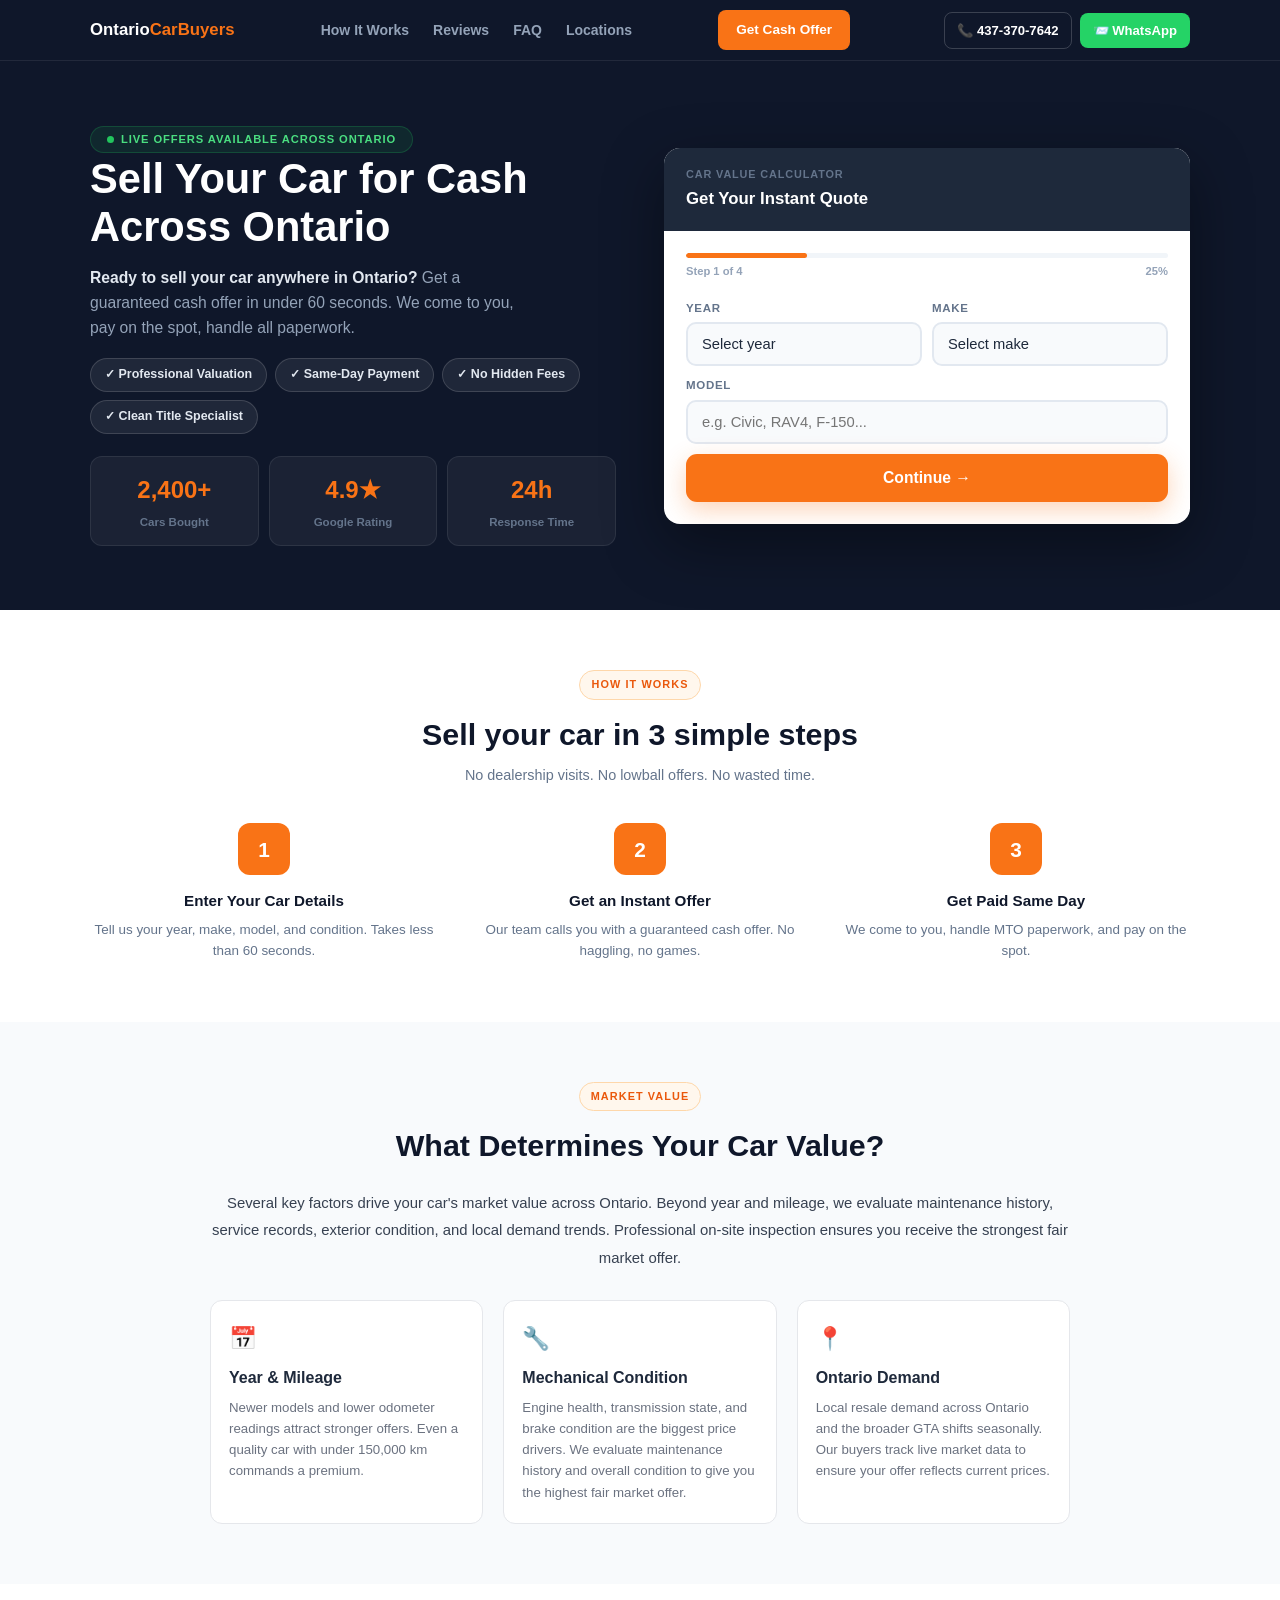
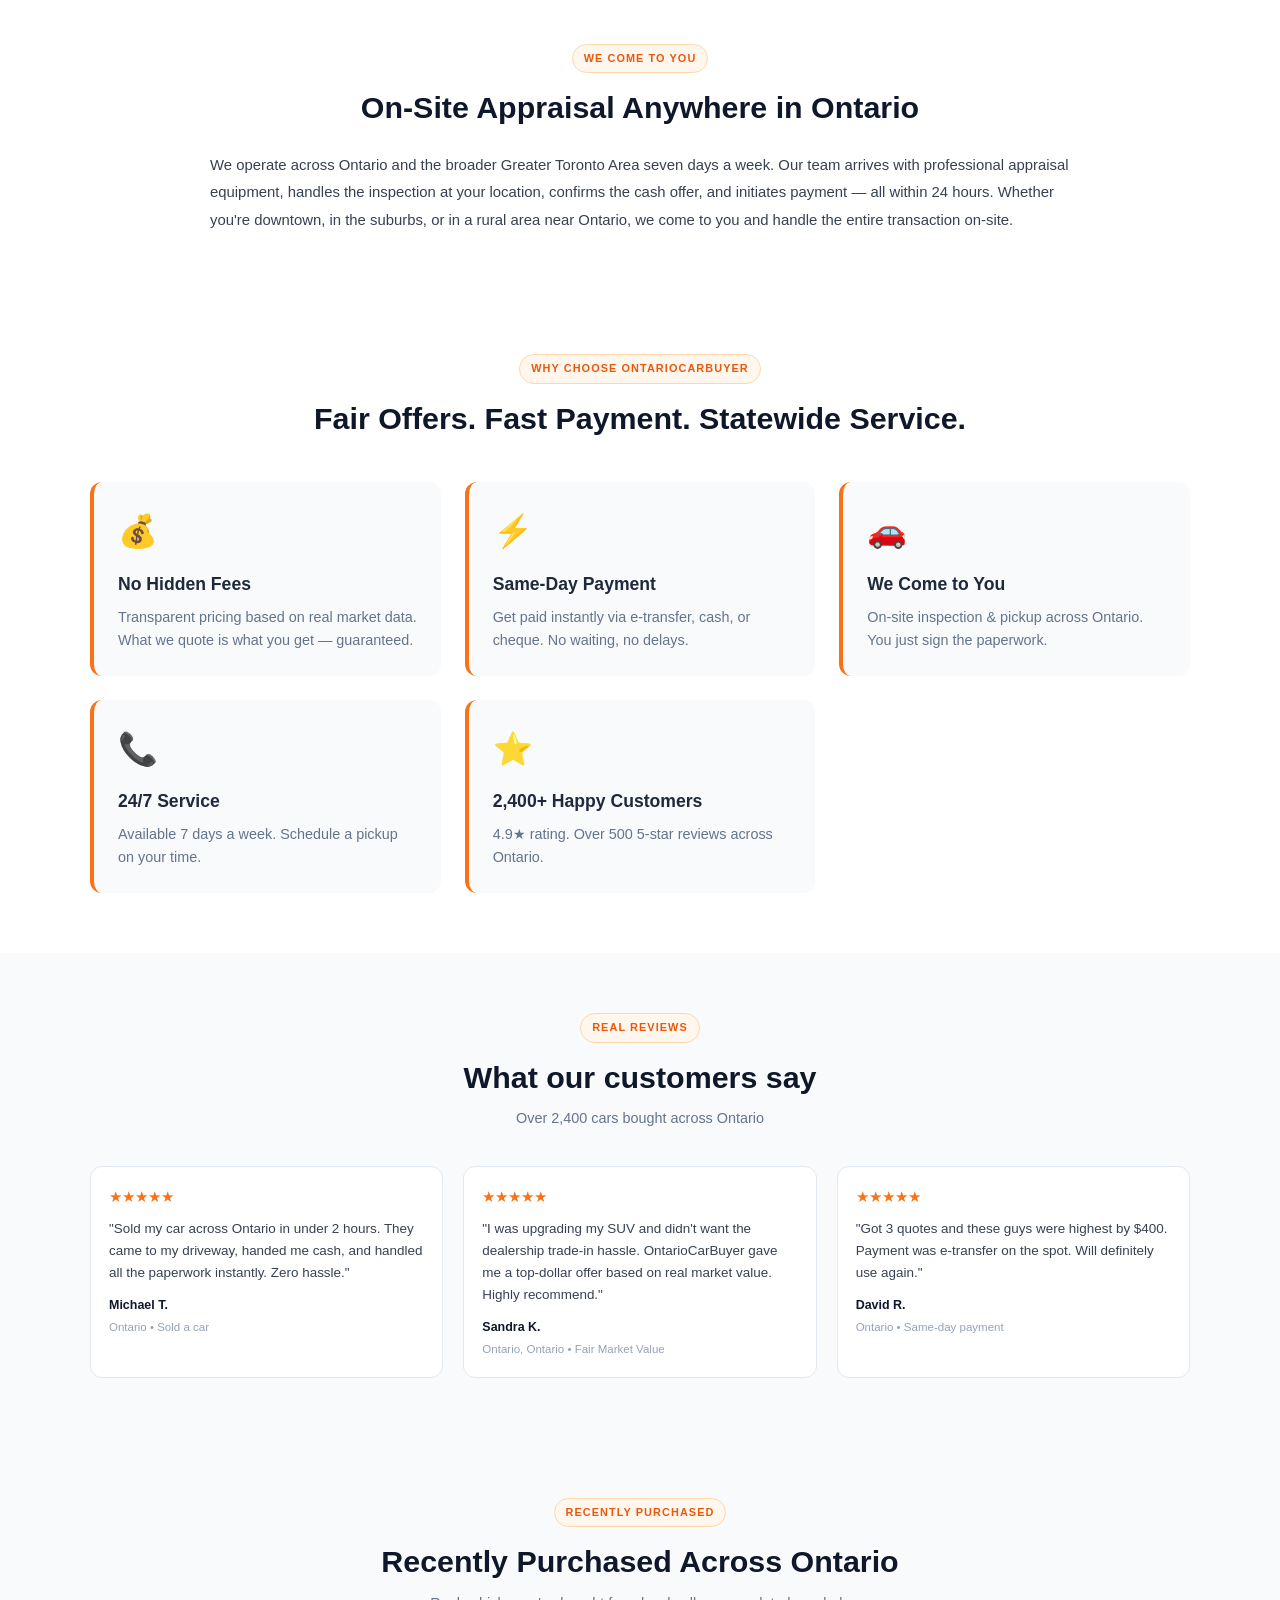
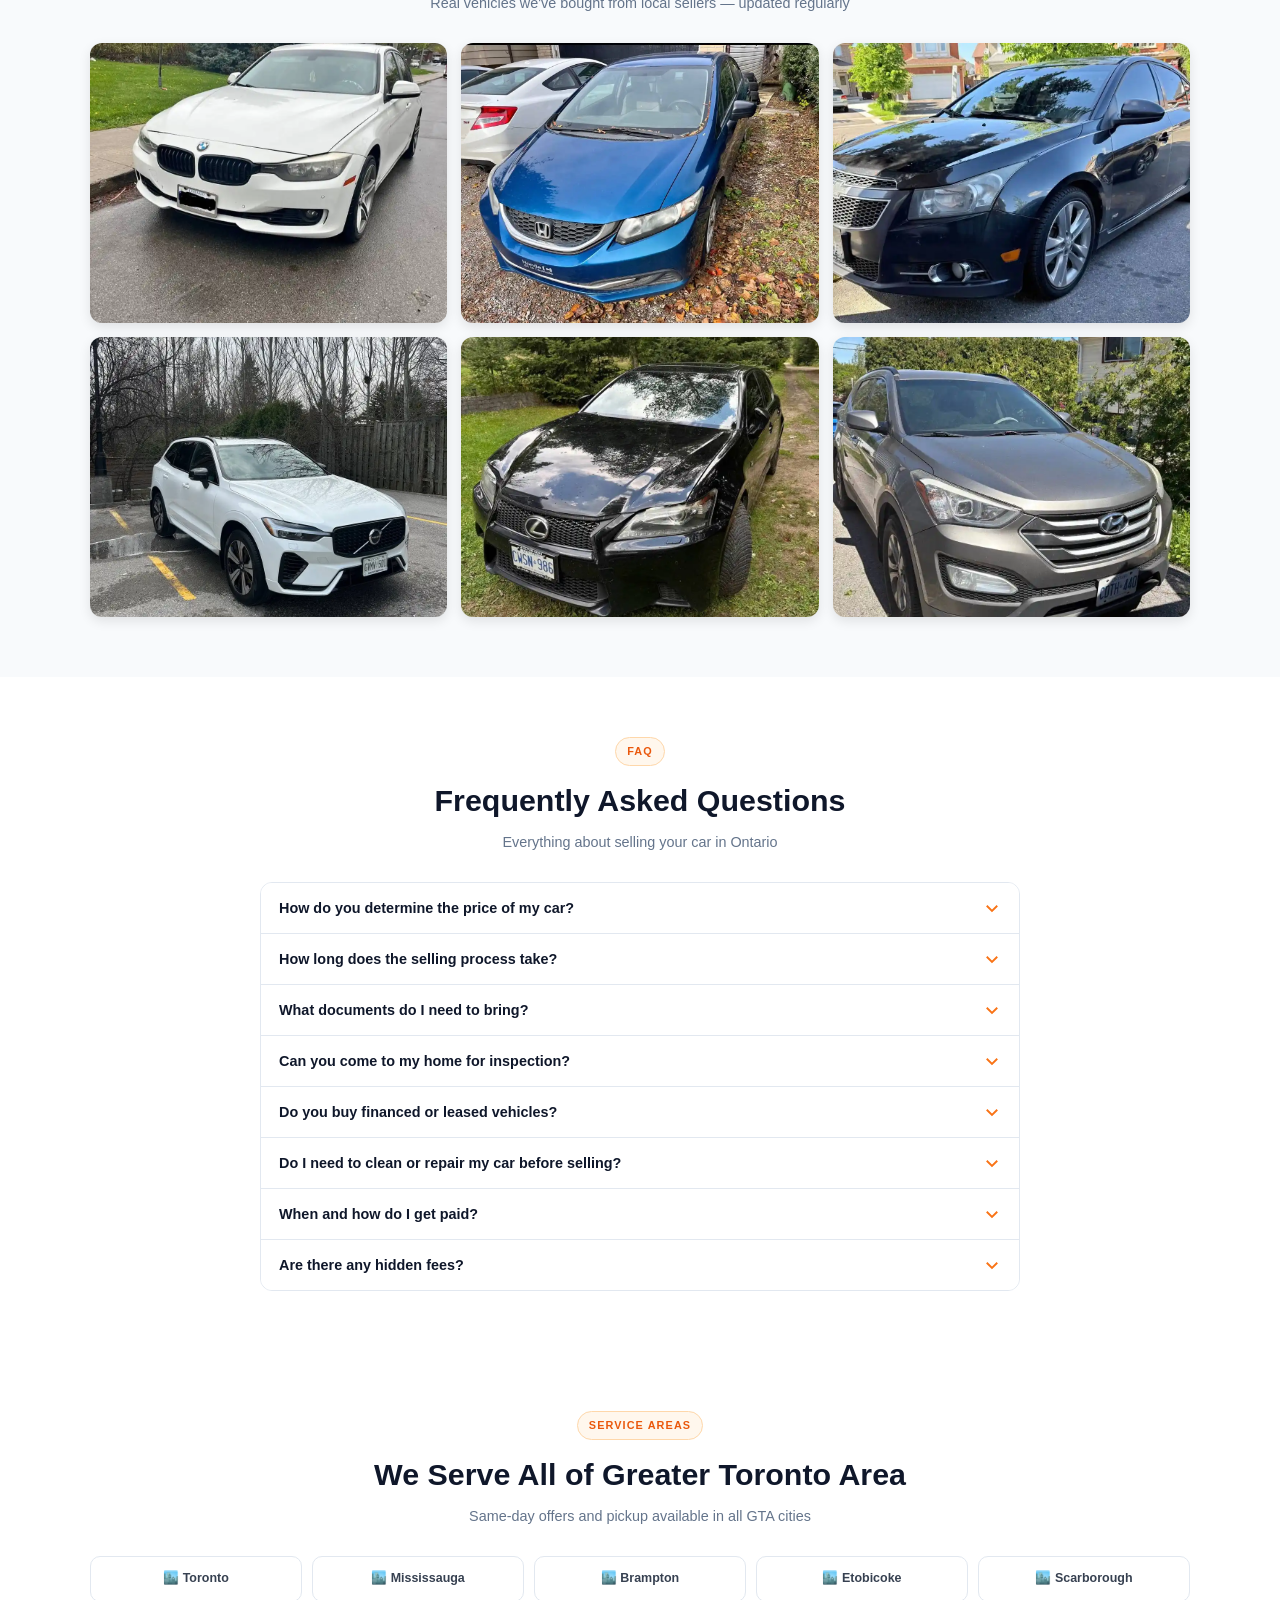
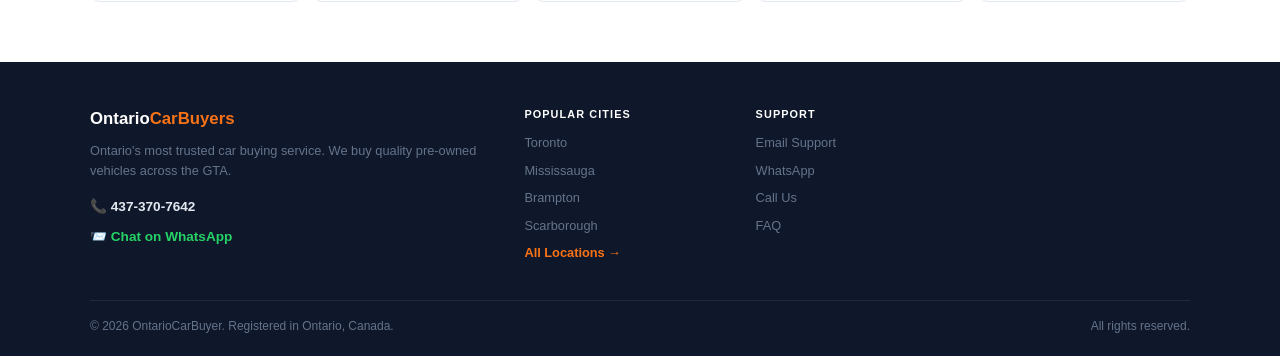
<file: index.html>
<!doctype html>
<html lang="en">
<head>
<meta charset="UTF-8">
<meta name="viewport" content="width=device-width,initial-scale=1">
<title>Sell Your Car for Cash in Ontario | OntarioCarBuyer — We Buy Cars</title>
<meta name="description" content="Sell your car for instant cash across all of Ontario. OntarioCarBuyers pays top dollar, same-day pickup, no hassle. Get a free quote in 60 seconds.">
<meta name="keywords" content="sell my car Ontario, cash for cars Ontario, sell car Ontario, car buyers Ontario, instant quote">
<meta name="robots" content="index,follow">
<link rel="icon" href="/favicon.png" type="image/png" sizes="96x96">
<link rel="shortcut icon" href="/favicon.png">
<link rel="apple-touch-icon" href="/favicon.png">
<link rel="canonical" href="https://ontariocarbuyer.ca/">
<meta property="og:title" content="Sell Your Car for Cash Across Ontario | OntarioCarBuyer">
<meta property="og:description" content="Sell your car for cash anywhere in Ontario. OntarioCarBuyer pays top dollar cash — same-day pickup, no hassle, instant offer in 60 seconds.">
<meta property="og:url" content="https://ontariocarbuyer.ca/">
<meta property="og:type" content="website">
<meta property="og:image" content="https://ontariocarbuyer.ca/og-image.jpg">
<meta name="twitter:card" content="summary_large_image">
<script type="application/ld+json">{"@context":"https://schema.org","@type":"WebSite","name":"Ontario Car Buyer","url":"https://ontariocarbuyer.ca"}</script>
<script type="application/ld+json">{"@context":"https://schema.org","@type":"AutoDealer","name":"OntarioCarBuyer","url":"https://ontariocarbuyer.ca","telephone":"+14373707642","address":{"@type":"PostalAddress","addressLocality":"Toronto","addressRegion":"ON","addressCountry":"CA"},"openingHours":"Mo-Su 08:00-20:00","image":"https://ontariocarbuyer.ca/og-image.jpg"}</script>
<script type="application/ld+json">{"@context":"https://schema.org","@type":"FAQPage","mainEntity":[{"@type":"Question","name":"How do I sell my car in Ontario?","acceptedAnswer":{"@type":"Answer","text":"Fill out our 60-second form, get a guaranteed cash offer by phone, then schedule free same-day pickup across Ontario."}},{"@type":"Question","name":"Do you buy cars in Ontario?","acceptedAnswer":{"@type":"Answer","text":"Yes — we buy all quality vehicles across Ontario. Professional on-site appraisal and same-day payment included."}},{"@type":"Question","name":"How fast will I get paid for my car in Ontario?","acceptedAnswer":{"@type":"Answer","text":"Same day. We offer e-transfer, cash, or certified cheque at the time of pickup."}}]}</script>
<style>
*{box-sizing:border-box;margin:0;padding:0}

body{font-family:-apple-system,BlinkMacSystemFont,'Segoe UI',Helvetica,sans-serif;color:#1e293b;background:#f8fafc;line-height:1.6}
a{color:inherit;text-decoration:none}
/* NAV */
nav{background:#0f172a;padding:0 20px;position:sticky;top:0;z-index:100;border-bottom:1px solid rgba(255,255,255,.08)}
.nav-i{max-width:1100px;margin:0 auto;display:flex;align-items:center;justify-content:space-between;height:60px}
.logo{color:#fff;font-weight:800;font-size:1.05rem}.logo b{color:#f97316}
.nav-links{display:flex;gap:24px;font-size:.875rem;font-weight:600;color:#94a3b8}
.nav-links a:hover{color:#fff}
.nav-cta{background:#f97316;color:#fff!important;font-weight:700;font-size:.85rem;padding:9px 18px;border-radius:8px}
.nav-contacts{display:flex;align-items:center;gap:8px;margin-left:8px}
.nav-phone{color:#fff;font-weight:700;font-size:.82rem;display:flex;align-items:center;gap:4px;padding:7px 12px;border-radius:8px;border:1px solid rgba(255,255,255,.18);transition:border-color .18s}
.nav-phone:hover{border-color:#f97316;color:#f97316}
.nav-wa{background:#25d366;color:#fff!important;font-weight:700;font-size:.82rem;padding:7px 13px;border-radius:8px;display:flex;align-items:center;gap:4px;transition:background .18s}
.nav-wa:hover{background:#1fba58}
/* HERO */
.hero{background:#0f172a;padding:64px 20px}
.hero-i{max-width:1100px;margin:0 auto;display:grid;grid-template-columns:1fr 1fr;gap:48px;align-items:center}
.hero h1{font-size:2.6rem;font-weight:900;color:#fff;line-height:1.15;margin-bottom:14px}
.hero h1 b{color:#f97316}
.hero-desc{color:#94a3b8;font-size:.98rem;margin-bottom:18px;max-width:440px}
.hero-desc strong{color:#e2e8f0}
.badges{display:flex;flex-wrap:wrap;gap:8px;margin-bottom:22px}
.badge{display:inline-flex;align-items:center;gap:5px;background:rgba(255,255,255,.07);border:1px solid rgba(255,255,255,.14);border-radius:20px;padding:6px 14px;font-size:.78rem;color:#e2e8f0;font-weight:600}
.stats{display:grid;grid-template-columns:repeat(3,1fr);gap:10px}
.stat{background:rgba(255,255,255,.05);border:1px solid rgba(255,255,255,.08);border-radius:12px;padding:14px;text-align:center}
.stat-n{font-size:1.5rem;font-weight:900;color:#f97316}
.stat-l{font-size:.72rem;color:#64748b;margin-top:3px;font-weight:600}
/* CARD */
.card{background:#fff;border-radius:16px;overflow:hidden;box-shadow:0 20px 60px rgba(0,0,0,.4)}
.card-h{background:#1e293b;padding:18px 22px}
.card-hl{font-size:.68rem;font-weight:700;text-transform:uppercase;letter-spacing:.08em;color:#64748b;margin-bottom:3px}
.card-ht{color:#fff;font-size:1.05rem;font-weight:800}
.card-b{padding:22px}
.prog-track{background:#f1f5f9;border-radius:99px;height:5px;overflow:hidden;margin-bottom:5px}
.prog-fill{background:#f97316;height:5px;border-radius:99px;transition:width .4s ease}
.prog-meta{display:flex;justify-content:space-between;font-size:.7rem;color:#94a3b8;font-weight:600;margin-bottom:18px}
.step{display:none}.step.active{display:block;animation:fUp .28s ease}
@keyframes fUp{from{opacity:0;transform:translateY(10px)}to{opacity:1;transform:translateY(0)}}
.opt{border:2px solid #e2e8f0;border-radius:12px;padding:14px 16px;margin-bottom:9px;cursor:pointer;transition:all .16s}
.opt:hover,.opt.sel{border-color:#f97316;background:#fff7ed}
.opt-t{font-weight:700;color:#1e293b;font-size:.93rem}
.opt-s{font-size:.8rem;color:#64748b;margin-top:2px}
.fgrp{display:grid;grid-template-columns:1fr 1fr;gap:10px;margin-bottom:10px}
.flbl{font-size:.72rem;font-weight:700;text-transform:uppercase;letter-spacing:.06em;color:#64748b;margin-bottom:5px}
select,input[type=text],input[type=tel]{width:100%;background:#f8fafc;border:2px solid #e2e8f0;border-radius:10px;padding:12px 14px;font-size:.92rem;color:#1e293b;outline:none;-webkit-appearance:none;appearance:none;transition:border-color .18s}
select:focus,input:focus{border-color:#f97316;background:#fff}
.btn{width:100%;background:#f97316;color:#fff;font-weight:800;font-size:.98rem;padding:15px;border:none;border-radius:11px;cursor:pointer;margin-top:6px;box-shadow:0 8px 24px rgba(249,115,22,.3);transition:all .18s}
.btn:hover{background:#ea580c;box-shadow:0 12px 30px rgba(249,115,22,.4)}
.btn:disabled{opacity:.6;cursor:not-allowed}
.back{width:100%;background:none;border:none;color:#94a3b8;font-size:.82rem;font-weight:600;padding:9px;cursor:pointer;margin-top:2px}
.back:hover{color:#475569}
/* SECTIONS */
.sec{padding:60px 20px}
.sec-i{max-width:1100px;margin:0 auto}
.sec-tag{display:inline-block;background:#fff7ed;border:1px solid #fed7aa;color:#ea580c;font-size:.68rem;font-weight:800;text-transform:uppercase;letter-spacing:.1em;padding:5px 11px;border-radius:20px;margin-bottom:10px}
.sec-h{font-size:1.9rem;font-weight:900;color:#0f172a;margin-bottom:6px}
.sec-s{color:#64748b;font-size:.9rem}
/* HOW */
.how-g{display:grid;grid-template-columns:repeat(3,1fr);gap:28px;margin-top:36px}
.how-item{text-align:center}
.how-n{width:52px;height:52px;background:#f97316;border-radius:12px;font-size:1.3rem;font-weight:900;color:#fff;display:flex;align-items:center;justify-content:center;margin:0 auto 14px}
.how-t{font-size:.95rem;font-weight:800;color:#0f172a;margin-bottom:5px}
.how-d{font-size:.84rem;color:#64748b}
/* REVIEWS */
.rev-g{display:grid;grid-template-columns:repeat(3,1fr);gap:20px;margin-top:36px}
.market-grid{display:grid;grid-template-columns:repeat(3,1fr);gap:20px}
.rev{background:#fff;border:1px solid #e2e8f0;border-radius:12px;padding:18px}
.rev-stars{color:#f97316;font-size:.95rem;margin-bottom:8px}
.rev-txt{font-size:.84rem;color:#374151;margin-bottom:12px;line-height:1.65}
.rev-auth{font-size:.78rem;font-weight:700;color:#0f172a}
.rev-meta{font-size:.72rem;color:#94a3b8;margin-top:2px}
/* FAQ */
.faq-list{margin-top:28px;border:1px solid #e2e8f0;border-radius:12px;overflow:hidden}
.faq-item{border-bottom:1px solid #e2e8f0}.faq-item:last-child{border-bottom:none}
.faq-q{width:100%;background:#fff;border:none;text-align:left;padding:16px 18px;font-size:.9rem;font-weight:700;color:#0f172a;cursor:pointer;display:flex;justify-content:space-between;align-items:center;gap:12px}
.faq-q:hover{background:#f8fafc}
.faq-ic{width:18px;height:18px;flex-shrink:0;color:#f97316;transition:transform .2s}
.faq-a{display:none;padding:0 18px 16px;font-size:.84rem;color:#64748b;line-height:1.7}
/* LINKS */
.lg{display:grid;grid-template-columns:repeat(5,1fr);gap:10px;margin-top:28px}
.lc{background:#fff;border:1px solid #e2e8f0;border-radius:10px;padding:12px;text-align:center;font-size:.78rem;font-weight:700;color:#374151;transition:all .16s}
.lc:hover{border-color:#f97316;color:#f97316;background:#fff7ed}
/* GALLERY */
.gallery-grid{display:grid;grid-template-columns:repeat(auto-fit,minmax(280px,1fr));gap:14px;margin-top:28px}
.gallery-item{position:relative;overflow:hidden;border-radius:12px;height:280px;cursor:pointer;transition:all .3s;box-shadow:0 4px 12px rgba(0,0,0,.1)}
.gallery-item img{width:100%;height:100%;object-fit:cover;transition:transform .3s}
.gallery-item:hover{box-shadow:0 8px 24px rgba(0,0,0,.15)}
.gallery-item:hover img{transform:scale(1.05)}
/* FOOTER */
footer{background:#0f172a;padding:44px 20px 20px;color:#64748b}
.ft-i{max-width:1100px;margin:0 auto}
.ft-g{display:grid;grid-template-columns:2fr 1fr 1fr 1fr;gap:28px;margin-bottom:36px}
.ft-brand{color:#fff;font-weight:800;font-size:1.05rem;margin-bottom:8px}.ft-brand b{color:#f97316}
.ft-desc{font-size:.8rem;line-height:1.6}
.ft-ct{color:#fff;font-size:.68rem;font-weight:800;text-transform:uppercase;letter-spacing:.1em;margin-bottom:10px}
.ft-ul{list-style:none;display:flex;flex-direction:column;gap:7px;font-size:.8rem}
.ft-ul a:hover{color:#f97316}
.ft-bot{border-top:1px solid #1e293b;padding-top:16px;display:flex;justify-content:space-between;font-size:.75rem}
/* STICKY */
.sc{display:none;position:fixed;bottom:0;left:0;right:0;z-index:99;padding:10px 14px;background:#0f172a;border-top:1px solid rgba(255,255,255,.08)}
.sc a{display:block;background:#f97316;color:#fff;font-weight:800;text-align:center;padding:13px;border-radius:10px;font-size:.92rem}
/* RESPONSIVE */
@media(max-width:900px){
  .nav-links{display:none}
  .nav-contacts{display:none}
  .hero{padding:48px 16px 56px}
  .hero-i{grid-template-columns:1fr;gap:32px}
  .hero h1{font-size:2rem}
  .stats{max-width:360px}
  .how-g{grid-template-columns:1fr;max-width:420px;margin-left:auto;margin-right:auto}
  .rev-g{grid-template-columns:1fr}
  .lg{grid-template-columns:repeat(3,1fr)}
  .ft-g{grid-template-columns:1fr 1fr}
  /* calculator card full width on tablet */
  .card{max-width:480px;margin:0 auto;width:100%}
}
@media(max-width:600px){
  .hero{padding:16px 14px 70px}
  .hero h1{font-size:1.7rem;line-height:1.2}
  .hero-desc{font-size:.9rem}
  .badges{gap:6px}
  .badge{font-size:.72rem;padding:5px 10px}
  .stats{grid-template-columns:repeat(3,1fr)}
  .stat{padding:10px 6px}
  .stat-n{font-size:1.2rem}
  .stat-l{font-size:.65rem}
  .sec{padding:44px 14px}
  .sec-h{font-size:1.5rem}
  .how-g{grid-template-columns:1fr;gap:20px}
  .how-n{width:44px;height:44px;font-size:1.1rem}
  .rev-g{grid-template-columns:1fr}
  .card-grid{grid-template-columns:1fr}
  .market-grid{grid-template-columns:1fr}
  .lg{grid-template-columns:repeat(2,1fr);gap:8px}
  .lc{font-size:.75rem;padding:10px 6px}
  .ft-g{grid-template-columns:1fr}
  .ft-bot{flex-direction:column;gap:6px;text-align:center}
  .fgrp{grid-template-columns:1fr}
  .card-b{padding:16px}
  .btn{font-size:.92rem;padding:14px}
  .sc{display:block}
  body{padding-bottom:64px}
  /* mobile: live offers positioned higher */
  .live-offers-badge{margin-bottom:20px !important}
  /* nav */
  .nav-cta{font-size:.78rem;padding:7px 13px}
}
@media(max-width:380px){
  .hero h1{font-size:1.5rem}
  .lg{grid-template-columns:repeat(2,1fr)}
  .stats{gap:6px}
}
</style>
<meta name="google-site-verification" content="lKrwne2Hr2_G0G8Ra5-XggrLr59CdqjsJCM1KiJGEAc" />
</head>
<body>

<nav>
  <div class="nav-i">
    <a href="/" class="logo">Ontario<b>CarBuyers</b></a>
    <div class="nav-links">
      <a href="#how-it-works">How It Works</a>
      <a href="#reviews">Reviews</a>
      <a href="#faq">FAQ</a>
      <a href="#locations">Locations</a>
    </div>
    <a href="#calculator" class="nav-cta">Get Cash Offer</a>
    <div class="nav-contacts">
      <a href="tel:+14373707642" class="nav-phone">&#128222; 437-370-7642</a>
      <a href="https://wa.me/4373707642" target="_blank" class="nav-wa">&#128232; WhatsApp</a>
    </div>
  </div>
</nav>

<section class="hero">
  <div class="hero-i">
    <div>
      <div class="live-offers-badge" style="display:inline-flex;align-items:center;gap:7px;background:rgba(34,197,94,.1);border:1px solid rgba(34,197,94,.22);color:#4ade80;font-size:.7rem;font-weight:700;text-transform:uppercase;letter-spacing:.08em;padding:4px 16px;border-radius:30px;margin-bottom:2px">
        <span style="width:7px;height:7px;background:#22c55e;border-radius:50%;display:inline-block;animation:lp 1.5s infinite"></span>
        Live Offers Available Across Ontario
      </div>
      <style>@keyframes lp{0%,100%{opacity:1}50%{opacity:.4}}</style>
      <h1>Sell Your Car for Cash Across Ontario</h1>
      <p class="hero-desc"><strong>Ready to sell your car anywhere in Ontario?</strong> Get a guaranteed cash offer in under 60 seconds. We come to you, pay on the spot, handle all paperwork.</p>
      <div class="badges">
        <span class="badge">&#10003; Professional Valuation</span>
        <span class="badge">&#10003; Same-Day Payment</span>
        <span class="badge">&#10003; No Hidden Fees</span>
        <span class="badge">&#10003; Clean Title Specialist</span>
      </div>
      <div class="stats">
        <div class="stat"><div class="stat-n">2,400+</div><div class="stat-l">Cars Bought</div></div>
        <div class="stat"><div class="stat-n">4.9&#9733;</div><div class="stat-l">Google Rating</div></div>
        <div class="stat"><div class="stat-n">24h</div><div class="stat-l">Response Time</div></div>
      </div>
    </div>

    <div id="calculator" class="card">
      <div class="card-h">
        <div class="card-hl">Car Value Calculator</div>
        <div class="card-ht">Get Your Instant Quote</div>
      </div>
      <div class="card-b">
        <div class="prog-track"><div class="prog-fill" id="prog" style="width:25%"></div></div>
        <div class="prog-meta"><span id="slbl">Step 1 of 4</span><span id="spct">25%</span></div>

        <div class="step active" id="step-1">
          <div class="fgrp">
            <div>
              <div class="flbl">Year</div>
              <select id="car-year"><option value="">Select year</option></select>
            </div>
            <div>
              <div class="flbl">Make</div>
              <select id="car-make">
                <option value="">Select make</option>
                <option>Acura</option><option>Audi</option><option>BMW</option><option>Buick</option><option>Cadillac</option>
                <option>Chevrolet</option><option>Chrysler</option><option>Dodge</option><option>Ford</option><option>GMC</option>
                <option>Honda</option><option>Hyundai</option><option>Infiniti</option><option>Jeep</option><option>Kia</option>
                <option>Lexus</option><option>Mazda</option><option>Mercedes-Benz</option><option>Mitsubishi</option><option>Nissan</option>
                <option>Ram</option><option>Subaru</option><option>Tesla</option><option>Toyota</option><option>Volkswagen</option>
                <option>Volvo</option><option>Other</option>
              </select>
            </div>
          </div>
          <div class="flbl">Model</div>
          <input id="car-model" type="text" placeholder="e.g. Civic, RAV4, F-150..." style="margin-bottom:4px">
          <button class="btn" onclick="goStep(2)">Continue &#8594;</button>
        </div>

        <div class="step" id="step-2">
          <div style="font-size:.95rem;font-weight:800;color:#0f172a;margin-bottom:3px">Does it drive?</div>
          <div style="font-size:.8rem;color:#64748b;margin-bottom:14px">Tell us about your vehicle&#8217;s current condition</div>
          <div class="opt" onclick="pick(this,'drv','yes',3)">
            <div class="opt-t">&#9989; Yes, it drives</div><div class="opt-s">Runs fine or has minor issues</div>
          </div>
          <div class="opt" onclick="pick(this,'drv','no',3)">
            <div class="opt-t">&#128663; Has mechanical issues</div><div class="opt-s">Needs repairs or professional assessment</div>
          </div>
          <button class="back" onclick="goStep(1)">&#8592; Back</button>
        </div>

        <div class="step" id="step-3">
          <div style="font-size:.95rem;font-weight:800;color:#0f172a;margin-bottom:3px">Do you own it outright?</div>
          <div style="font-size:.8rem;color:#64748b;margin-bottom:14px">We handle lien payoffs &#8212; no stress</div>
          <div class="opt" onclick="pick(this,'own','owned',4)">
            <div class="opt-t">&#128273; I own it fully</div><div class="opt-s">No loan, fully paid off</div>
          </div>
          <div class="opt" onclick="pick(this,'own','loan',4)">
            <div class="opt-t">&#128179; Still on a loan</div><div class="opt-s">Financing or lease remaining</div>
          </div>
          <button class="back" onclick="goStep(2)">&#8592; Back</button>
        </div>

        <div class="step" id="step-4">
          <div style="text-align:center;margin-bottom:18px">
            <div style="font-size:2rem;margin-bottom:8px">&#128293;</div>
            <div style="font-size:.98rem;font-weight:800;color:#0f172a">We Buy Your Car Across Ontario!</div>
            <div style="font-size:.8rem;color:#64748b;margin-top:3px">Enter your phone to get the instant offer</div>
          </div>
          <div class="flbl">Your Phone Number</div>
          <input type="tel" id="phone-input" placeholder="(647) 000-0000" maxlength="14" inputmode="tel" style="margin-bottom:10px" oninput="this.value=this.value.replace(/[^\d]/g,'').slice(0,10); if(this.value.length===10) this.style.borderColor='#10b981'; else this.style.borderColor='';">
          <button class="btn" id="submit-btn" onclick="sendLead()">&#128293; GET MY CASH OFFER</button>
          <p style="text-align:center;font-size:.7rem;color:#94a3b8;margin-top:9px">No spam. No obligation. 100% free.</p>
          <button class="back" onclick="goStep(3)">&#8592; Back</button>
        </div>

        <div class="step" id="step-success">
          <div style="text-align:center;padding:16px 0">
            <div style="width:60px;height:60px;background:#22c55e;border-radius:50%;display:flex;align-items:center;justify-content:center;margin:0 auto 14px">
              <svg width="28" height="28" fill="none" viewBox="0 0 24 24" stroke="#fff" stroke-width="3"><path d="M5 13l4 4L19 7"/></svg>
            </div>
            <div style="font-size:1.2rem;font-weight:900;color:#0f172a;margin-bottom:8px">You're all set! &#127881;</div>
            <p style="color:#64748b;font-size:.88rem;margin-bottom:14px">A specialist will call you within <strong style="color:#0f172a">5 minutes</strong>.</p>
            <div style="background:#f0fdf4;border:1px solid #bbf7d0;border-radius:10px;padding:13px;font-size:.82rem;color:#166534;font-weight:600">
              &#128222; Expect a call from a <strong>437 area</strong> number shortly.
            </div>
          </div>
        </div>
      </div>
    </div>
  </div>
</section>

<section class="sec" id="how-it-works" style="background:#fff">
  <div class="sec-i" style="text-align:center">
    <span class="sec-tag">How It Works</span>
    <h2 class="sec-h">Sell your car in 3 simple steps</h2>
    <p class="sec-s">No dealership visits. No lowball offers. No wasted time.</p>
    <div class="how-g">
      <div class="how-item">
        <div class="how-n">1</div>
        <div class="how-t">Enter Your Car Details</div>
        <p class="how-d">Tell us your year, make, model, and condition. Takes less than 60 seconds.</p>
      </div>
      <div class="how-item">
        <div class="how-n">2</div>
        <div class="how-t">Get an Instant Offer</div>
        <p class="how-d">Our team calls you with a guaranteed cash offer. No haggling, no games.</p>
      </div>
      <div class="how-item">
        <div class="how-n">3</div>
        <div class="how-t">Get Paid Same Day</div>
        <p class="how-d">We come to you, handle MTO paperwork, and pay on the spot.</p>
      </div>
    </div>
  </div>
</section>



<!-- MARKET VALUE -->
<section class="sec" style="background:#f8fafc">
  <div class="sec-i" style="max-width:860px;margin:0 auto">
    <div style="text-align:center">
      <span class="sec-tag">Market Value</span>
      <h2 class="sec-h">What Determines Your Car Value?</h2>
      <p style="color:#374151;font-size:.93rem;line-height:1.85;margin:20px 0 28px">Several key factors drive your car's market value across Ontario. Beyond year and mileage, we evaluate maintenance history, service records, exterior condition, and local demand trends. Professional on-site inspection ensures you receive the strongest fair market offer.</p>
    </div>
    <div class="market-grid">
      <div style="background:#fff;border-radius:12px;padding:20px 18px;border:1px solid #e5e7eb">
        <div style="font-size:1.4rem;margin-bottom:8px">&#128197;</div>
        <div style="font-weight:700;color:#1e293b;margin-bottom:6px">Year &amp; Mileage</div>
        <p style="font-size:.83rem;color:#6b7280;line-height:1.6">Newer models and lower odometer readings attract stronger offers. Even a quality car with under 150,000 km commands a premium.</p>
      </div>
      <div style="background:#fff;border-radius:12px;padding:20px 18px;border:1px solid #e5e7eb">
        <div style="font-size:1.4rem;margin-bottom:8px">&#128295;</div>
        <div style="font-weight:700;color:#1e293b;margin-bottom:6px">Mechanical Condition</div>
        <p style="font-size:.83rem;color:#6b7280;line-height:1.6">Engine health, transmission state, and brake condition are the biggest price drivers. We evaluate maintenance history and overall condition to give you the highest fair market offer.</p>
      </div>
      <div style="background:#fff;border-radius:12px;padding:20px 18px;border:1px solid #e5e7eb">
        <div style="font-size:1.4rem;margin-bottom:8px">&#128205;</div>
        <div style="font-weight:700;color:#1e293b;margin-bottom:6px">Ontario Demand</div>
        <p style="font-size:.83rem;color:#6b7280;line-height:1.6">Local resale demand across Ontario and the broader GTA shifts seasonally. Our buyers track live market data to ensure your offer reflects current prices.</p>
      </div>
    </div>
  </div>
</section>

<!-- LOCAL PRESENCE -->
<section class="sec" style="background:#fff">
  <div class="sec-i" style="max-width:860px;margin:0 auto">
    <div style="text-align:center">
      <span class="sec-tag">We Come to You</span>
      <h2 class="sec-h">On-Site Appraisal Anywhere in Ontario</h2>
    </div>
    <div style="color:#374151;font-size:.93rem;line-height:1.85;margin-top:20px">
      <p>We operate across Ontario and the broader Greater Toronto Area seven days a week. Our team arrives with professional appraisal equipment, handles the inspection at your location, confirms the cash offer, and initiates payment — all within 24 hours. Whether you're downtown, in the suburbs, or in a rural area near Ontario, we come to you and handle the entire transaction on-site.</p>
    </div>
  </div>
</section>

<!-- WHY CHOOSE US -->
<section class="sec" style="background:#fff">
  <div class="sec-i">
    <div style="text-align:center;margin-bottom:40px">
      <span class="sec-tag">Why Choose OntarioCarBuyer</span>
      <h2 class="sec-h">Fair Offers. Fast Payment. Statewide Service.</h2>
    </div>
    <div style="display:grid;grid-template-columns:repeat(auto-fit,minmax(280px,1fr));gap:24px;margin-top:30px">
      <div style="background:#f8fafc;padding:24px;border-radius:12px;border-left:4px solid #f97316">
        <div style="font-size:32px;margin-bottom:12px">💰</div>
        <h3 style="font-size:1.1rem;font-weight:700;margin-bottom:8px;color:#1e293b">No Hidden Fees</h3>
        <p style="color:#64748b;font-size:.9rem;line-height:1.6">Transparent pricing based on real market data. What we quote is what you get — guaranteed.</p>
      </div>
      <div style="background:#f8fafc;padding:24px;border-radius:12px;border-left:4px solid #f97316">
        <div style="font-size:32px;margin-bottom:12px">⚡</div>
        <h3 style="font-size:1.1rem;font-weight:700;margin-bottom:8px;color:#1e293b">Same-Day Payment</h3>
        <p style="color:#64748b;font-size:.9rem;line-height:1.6">Get paid instantly via e-transfer, cash, or cheque. No waiting, no delays.</p>
      </div>
      <div style="background:#f8fafc;padding:24px;border-radius:12px;border-left:4px solid #f97316">
        <div style="font-size:32px;margin-bottom:12px">🚗</div>
        <h3 style="font-size:1.1rem;font-weight:700;margin-bottom:8px;color:#1e293b">We Come to You</h3>
        <p style="color:#64748b;font-size:.9rem;line-height:1.6">On-site inspection & pickup across Ontario. You just sign the paperwork.</p>
      </div>

      <div style="background:#f8fafc;padding:24px;border-radius:12px;border-left:4px solid #f97316">
        <div style="font-size:32px;margin-bottom:12px">📞</div>
        <h3 style="font-size:1.1rem;font-weight:700;margin-bottom:8px;color:#1e293b">24/7 Service</h3>
        <p style="color:#64748b;font-size:.9rem;line-height:1.6">Available 7 days a week. Schedule a pickup on your time.</p>
      </div>
      <div style="background:#f8fafc;padding:24px;border-radius:12px;border-left:4px solid #f97316">
        <div style="font-size:32px;margin-bottom:12px">⭐</div>
        <h3 style="font-size:1.1rem;font-weight:700;margin-bottom:8px;color:#1e293b">2,400+ Happy Customers</h3>
        <p style="color:#64748b;font-size:.9rem;line-height:1.6">4.9★ rating. Over 500 5-star reviews across Ontario.</p>
      </div>
    </div>
  </div>
</section>

<section class="sec" id="reviews" style="background:#f8fafc">
  <div class="sec-i" style="text-align:center">
    <span class="sec-tag">Real Reviews</span>
    <h2 class="sec-h">What our customers say</h2>
    <p class="sec-s">Over 2,400 cars bought across Ontario</p>
  </div>
  <div class="sec-i">
    <div class="rev-g">
      <div class="rev">
        <div class="rev-stars">&#9733;&#9733;&#9733;&#9733;&#9733;</div>
        <p class="rev-txt">"Sold my car across Ontario in under 2 hours. They came to my driveway, handed me cash, and handled all the paperwork instantly. Zero hassle."</p>
        <div class="rev-auth">Michael T.</div>
        <div class="rev-meta">Ontario &bull; Sold a car</div>
      </div>
      <div class="rev">
        <div class="rev-stars">&#9733;&#9733;&#9733;&#9733;&#9733;</div>
        <p class="rev-txt">"I was upgrading my SUV and didn't want the dealership trade-in hassle. OntarioCarBuyer gave me a top-dollar offer based on real market value. Highly recommend."</p>
        <div class="rev-auth">Sandra K.</div>
        <div class="rev-meta">Ontario, Ontario &bull; Fair Market Value</div>
      </div>
      <div class="rev">
        <div class="rev-stars">&#9733;&#9733;&#9733;&#9733;&#9733;</div>
        <p class="rev-txt">"Got 3 quotes and these guys were highest by $400. Payment was e-transfer on the spot. Will definitely use again."</p>
        <div class="rev-auth">David R.</div>
        <div class="rev-meta">Ontario &bull; Same-day payment</div>
      </div>
    </div>
  </div>
</section>

<section class="sec" style="background:#f8fafc">
  <div class="sec-i" style="max-width:1100px;margin:0 auto">
    <div style="text-align:center;margin-bottom:18px">
      <span class="sec-tag">Recently Purchased</span>
      <h2 class="sec-h">Recently Purchased Across Ontario</h2>
      <p class="sec-s">Real vehicles we've bought from local sellers — updated regularly</p>
    </div>
    <div class="gallery-grid" id="galleryGrid"></div>
  </div>
</section>

<section class="sec" id="faq" style="background:#fff">
  <div class="sec-i" style="max-width:760px;margin:0 auto">
    <div style="text-align:center">
      <span class="sec-tag">FAQ</span>
      <h2 class="sec-h">Frequently Asked Questions</h2>
      <p class="sec-s">Everything about selling your car in Ontario</p>
    </div>
    <div class="faq-list">
      <div class="faq-item">
        <button class="faq-q" onclick="faq(this)">How do you determine the price of my car?<svg class="faq-ic" fill="none" viewBox="0 0 24 24" stroke="currentColor" stroke-width="2.5"><path d="M19 9l-7 7-7-7"/></svg></button>
        <div class="faq-a">We analyze your car's year, make, model, mileage, and condition using current market data. Our valuation reflects real Ontario market rates—fair and transparent.</div>
      </div>
      <div class="faq-item">
        <button class="faq-q" onclick="faq(this)">How long does the selling process take?<svg class="faq-ic" fill="none" viewBox="0 0 24 24" stroke="currentColor" stroke-width="2.5"><path d="M19 9l-7 7-7-7"/></svg></button>
        <div class="faq-a">Once inspection is complete, the entire process takes about 10 minutes. We handle paperwork, title transfer, plate removal—everything.</div>
      </div>
      <div class="faq-item">
        <button class="faq-q" onclick="faq(this)">What documents do I need to bring?<svg class="faq-ic" fill="none" viewBox="0 0 24 24" stroke="currentColor" stroke-width="2.5"><path d="M19 9l-7 7-7-7"/></svg></button>
        <div class="faq-a">Your vehicle registration, driver's license, and all keys. Service records are optional. We handle the rest.</div>
      </div>
      <div class="faq-item">
        <button class="faq-q" onclick="faq(this)">Can you come to my home for inspection?<svg class="faq-ic" fill="none" viewBox="0 0 24 24" stroke="currentColor" stroke-width="2.5"><path d="M19 9l-7 7-7-7"/></svg></button>
        <div class="faq-a">Absolutely. We schedule a free inspection at your home anywhere in Ontario, or you can visit our location. Your choice.</div>
      </div>
      <div class="faq-item">
        <button class="faq-q" onclick="faq(this)">Do you buy financed or leased vehicles?<svg class="faq-ic" fill="none" viewBox="0 0 24 24" stroke="currentColor" stroke-width="2.5"><path d="M19 9l-7 7-7-7"/></svg></button>
        <div class="faq-a">Yes. We calculate the outstanding balance and settle it during the inspection process. Clean title guaranteed.</div>
      </div>
      <div class="faq-item">
        <button class="faq-q" onclick="faq(this)">Do I need to clean or repair my car before selling?<svg class="faq-ic" fill="none" viewBox="0 0 24 24" stroke="currentColor" stroke-width="2.5"><path d="M19 9l-7 7-7-7"/></svg></button>
        <div class="faq-a">No. We buy cars as-is. No cleaning, repairs, or services required.</div>
      </div>
      <div class="faq-item">
        <button class="faq-q" onclick="faq(this)">When and how do I get paid?<svg class="faq-ic" fill="none" viewBox="0 0 24 24" stroke="currentColor" stroke-width="2.5"><path d="M19 9l-7 7-7-7"/></svg></button>
        <div class="faq-a">Same day. Cash, e-transfer, or certified cheque—your choice at pickup.</div>
      </div>
      <div class="faq-item">
        <button class="faq-q" onclick="faq(this)">Are there any hidden fees?<svg class="faq-ic" fill="none" viewBox="0 0 24 24" stroke="currentColor" stroke-width="2.5"><path d="M19 9l-7 7-7-7"/></svg></button>
        <div class="faq-a">No hidden fees. Valuation and inspection are free. What we quote is final—no surprises.</div>
      </div>
    </div>
  </div>
</section>

<section class="sec" id="locations" style="background:#fff">
  <div class="sec-i">
    <div style="text-align:center">
      <span class="sec-tag">Service Areas</span>
      <h2 class="sec-h">We Serve All of Greater Toronto Area</h2>
      <p class="sec-s">Same-day offers and pickup available in all GTA cities</p>
    </div>
    <div class="lg">
      <a href="pages/toronto.html" class="lc">🏙️ Toronto</a>
      <a href="pages/mississauga.html" class="lc">🏙️ Mississauga</a>
      <a href="pages/brampton.html" class="lc">🏙️ Brampton</a>
      <a href="pages/etobicoke.html" class="lc">🏙️ Etobicoke</a>
      <a href="pages/scarborough.html" class="lc">🏙️ Scarborough</a>
    </div>
  </div>
</section>

<footer>
  <div class="ft-i">
    <div class="ft-g">
      <div>
        <div class="ft-brand">Ontario<b>CarBuyers</b></div>
        <p class="ft-desc">Ontario's most trusted car buying service. We buy quality pre-owned vehicles across the GTA.</p>
        <div style="margin-top:14px;display:flex;flex-direction:column;gap:8px">
          <a href="tel:+14373707642" style="display:inline-flex;align-items:center;gap:7px;color:#e2e8f0;font-size:.85rem;font-weight:700">&#128222; 437-370-7642</a>
          <a href="https://wa.me/4373707642" target="_blank" style="display:inline-flex;align-items:center;gap:7px;color:#25d366;font-size:.85rem;font-weight:700">&#128232; Chat on WhatsApp</a>
        </div>
      </div>
      <div>
        <div class="ft-ct">Popular Cities</div>
        <ul class="ft-ul">
          <li><a href="pages/toronto.html">Toronto</a></li>
          <li><a href="pages/mississauga.html">Mississauga</a></li>
          <li><a href="pages/brampton.html">Brampton</a></li>
          <li><a href="pages/scarborough.html">Scarborough</a></li>
          <li><a href="#" style="color:#f97316;font-weight:700">All Locations &#8594;</a></li>
        </ul>
      </div>
      <div>
        <div class="ft-ct">Support</div>
        <ul class="ft-ul">
          <li><a href="mailto:info@ontariocarbuyer.ca">Email Support</a></li>
          <li><a href="https://wa.me/4373707642">WhatsApp</a></li>
          <li><a href="tel:+14373707642">Call Us</a></li>
          <li><a href="/#faq">FAQ</a></li>
        </ul>
      </div>
    </div>
    <div class="ft-bot">
      <span>&#169; 2026 OntarioCarBuyer. Registered in Ontario, Canada.</span>
      <span>All rights reserved.</span>
    </div>
  </div>
</footer>

<div class="sc">
  <div style="display:grid;grid-template-columns:1fr 1fr 1fr;gap:8px">
    <a href="#calculator" style="display:block;background:#f97316;color:#fff;font-weight:800;text-align:center;padding:12px 6px;border-radius:10px;font-size:.8rem;text-decoration:none">Get Offer</a>
    <a href="tel:+14373707642" style="display:block;background:#1e293b;color:#fff;font-weight:800;text-align:center;padding:12px 6px;border-radius:10px;font-size:.8rem;border:1px solid rgba(255,255,255,.15);text-decoration:none">Call Us</a>
    <a href="https://wa.me/4373707642" target="_blank" style="display:block;background:#25d366;color:#fff;font-weight:800;text-align:center;padding:12px 6px;border-radius:10px;font-size:.8rem;text-decoration:none">WhatsApp</a>
  </div>
</div>

<script>
var L={model:'car',city:'Ontario',condition:'running cars',year:'',make:'',car:'',drv:'',own:'',ph:''};
(function(){var s=document.getElementById('car-year'),y=new Date().getFullYear();for(;y>=1990;y--){var o=document.createElement('option');o.value=y;o.textContent=y;s.appendChild(o);}})();
function show(n){
  document.querySelectorAll('.step').forEach(function(s){s.classList.remove('active');});
  var el=document.getElementById('step-'+n);if(el)el.classList.add('active');
  if(n==='success'){document.getElementById('prog').style.width='100%';document.getElementById('slbl').textContent='Done!';document.getElementById('spct').textContent='100%';return;}
  var p=Math.round(parseInt(n)/4*100);
  document.getElementById('prog').style.width=p+'%';
  document.getElementById('slbl').textContent='Step '+n+' of 4';
  document.getElementById('spct').textContent=p+'%';
}
function goStep(n){
  if(n===2){
    L.year=document.getElementById('car-year').value;
    L.make=document.getElementById('car-make').value;
    L.car=document.getElementById('car-model').value;
    if(!L.year||!L.make||!L.car){
      var b=document.querySelector('#step-1 .btn');
      b.textContent='Please fill all fields';b.style.background='#ef4444';
      setTimeout(function(){b.textContent='Continue \u2192';b.style.background='';},1500);
      return;
    }
  }
  show(n);
}
function pick(el,f,v,nx){
  el.parentElement.querySelectorAll('.opt').forEach(function(c){c.classList.remove('sel');});
  el.classList.add('sel');L[f]=v;setTimeout(function(){show(nx);},260);
}
function sendLead(){
  var raw=document.getElementById('phone-input').value.trim();
  var digits=raw.replace(/\D/g,'');
  var inp=document.getElementById('phone-input');
  // Must be 10 digits, not all same digit, not start with 0 or 1
  var valid=digits.length===10 && !/^(\d)\1{9}$/.test(digits) && digits[0]!=='0' && digits[0]!=='1';
  if(!valid){
    inp.style.borderColor='#ef4444';
    inp.placeholder='Enter a valid 10-digit Canadian number';
    inp.value='';
    setTimeout(function(){inp.style.borderColor='';inp.placeholder='(647) 000-0000';},2500);
    return;
  }
  L.ph=digits;
  var btn=document.getElementById('submit-btn');btn.textContent='Sending...';btn.disabled=true;
  var tok='8455897525:AAHO7mHpOHzW2AvRArGCY5LtYcHe2EHx3Rw',cid='848972882';
  var msg='\uD83D\uDD25 NEW LEAD - OntarioCarBuyer\n'+
    '\uD83D\uDCCD City: '+L.city+'\n'+
    '\uD83D\uDE97 Car: '+L.year+' '+L.make+' '+L.car+'\n'+
    '\u2699\uFE0F Condition: '+L.condition+'\n'+
    '\uD83D\uDEDE Driveable: '+(L.drv==='yes'?'\u2705 Yes':'\uD83D\uDE9B No / Tow needed')+'\n'+
    '\uD83D\uDCB3 Ownership: '+(L.own==='owned'?'\uD83D\uDD13 Fully Owned':'\uD83C\uDFE6 On Loan')+'\n'+
    '\uD83D\uDCDE Phone: +1'+digits+'\n'+
    '\uD83C\uDF10 URL: '+window.location.href;
  fetch('https://api.telegram.org/bot'+tok+'/sendMessage',{
    method:'POST',headers:{'Content-Type':'application/json'},
    body:JSON.stringify({chat_id:cid,text:msg})
  }).catch(function(){}).finally(function(){show('success');});
}
function faq(btn){
  var a=btn.nextElementSibling,op=a.style.display==='block';
  document.querySelectorAll('.faq-a').forEach(function(x){x.style.display='none';});
  document.querySelectorAll('.faq-ic').forEach(function(x){x.style.transform='';});
  if(!op){a.style.display='block';btn.querySelector('.faq-ic').style.transform='rotate(180deg)';}
}

(function(){
  var grid=document.getElementById('galleryGrid');
  if(!grid) return;
  var images=['car-1.webp','car-2.webp','car-3.webp','car-4.webp','car-5.webp','car-6.webp','car-7.webp','car-8.webp','car-9.webp','car-10.webp','car-11.webp','car-12.webp','car-13.webp','car-14.webp'];
  var picked=images.slice().sort(function(){return Math.random()-0.5;}).slice(0,6);
  picked.forEach(function(name){
    var item=document.createElement('article');
    item.className='gallery-item';
    var img=document.createElement('img');
    img.src='/images/'+name;
    img.alt='Recently purchased vehicle';
    img.loading='lazy';
    item.appendChild(img);
    grid.appendChild(item);
  });
})();
</script>
</body>
</html>
</file>
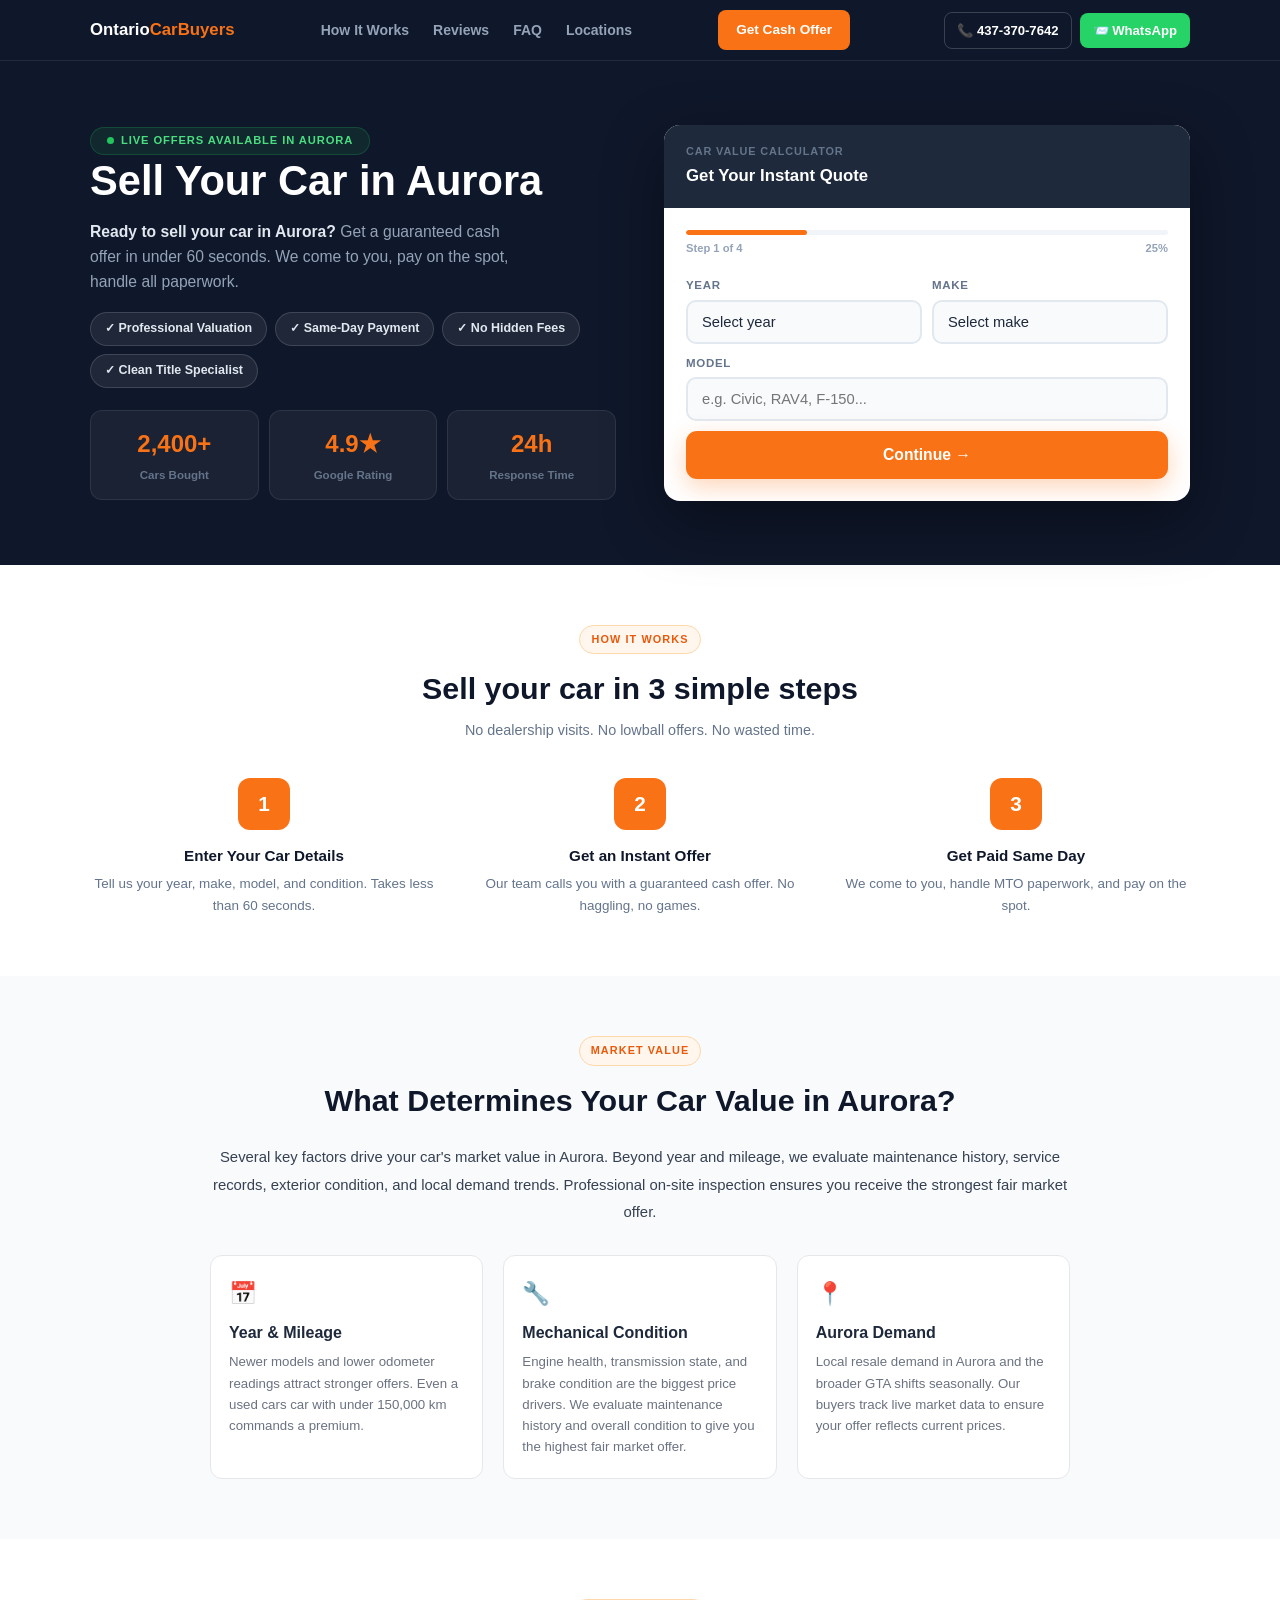
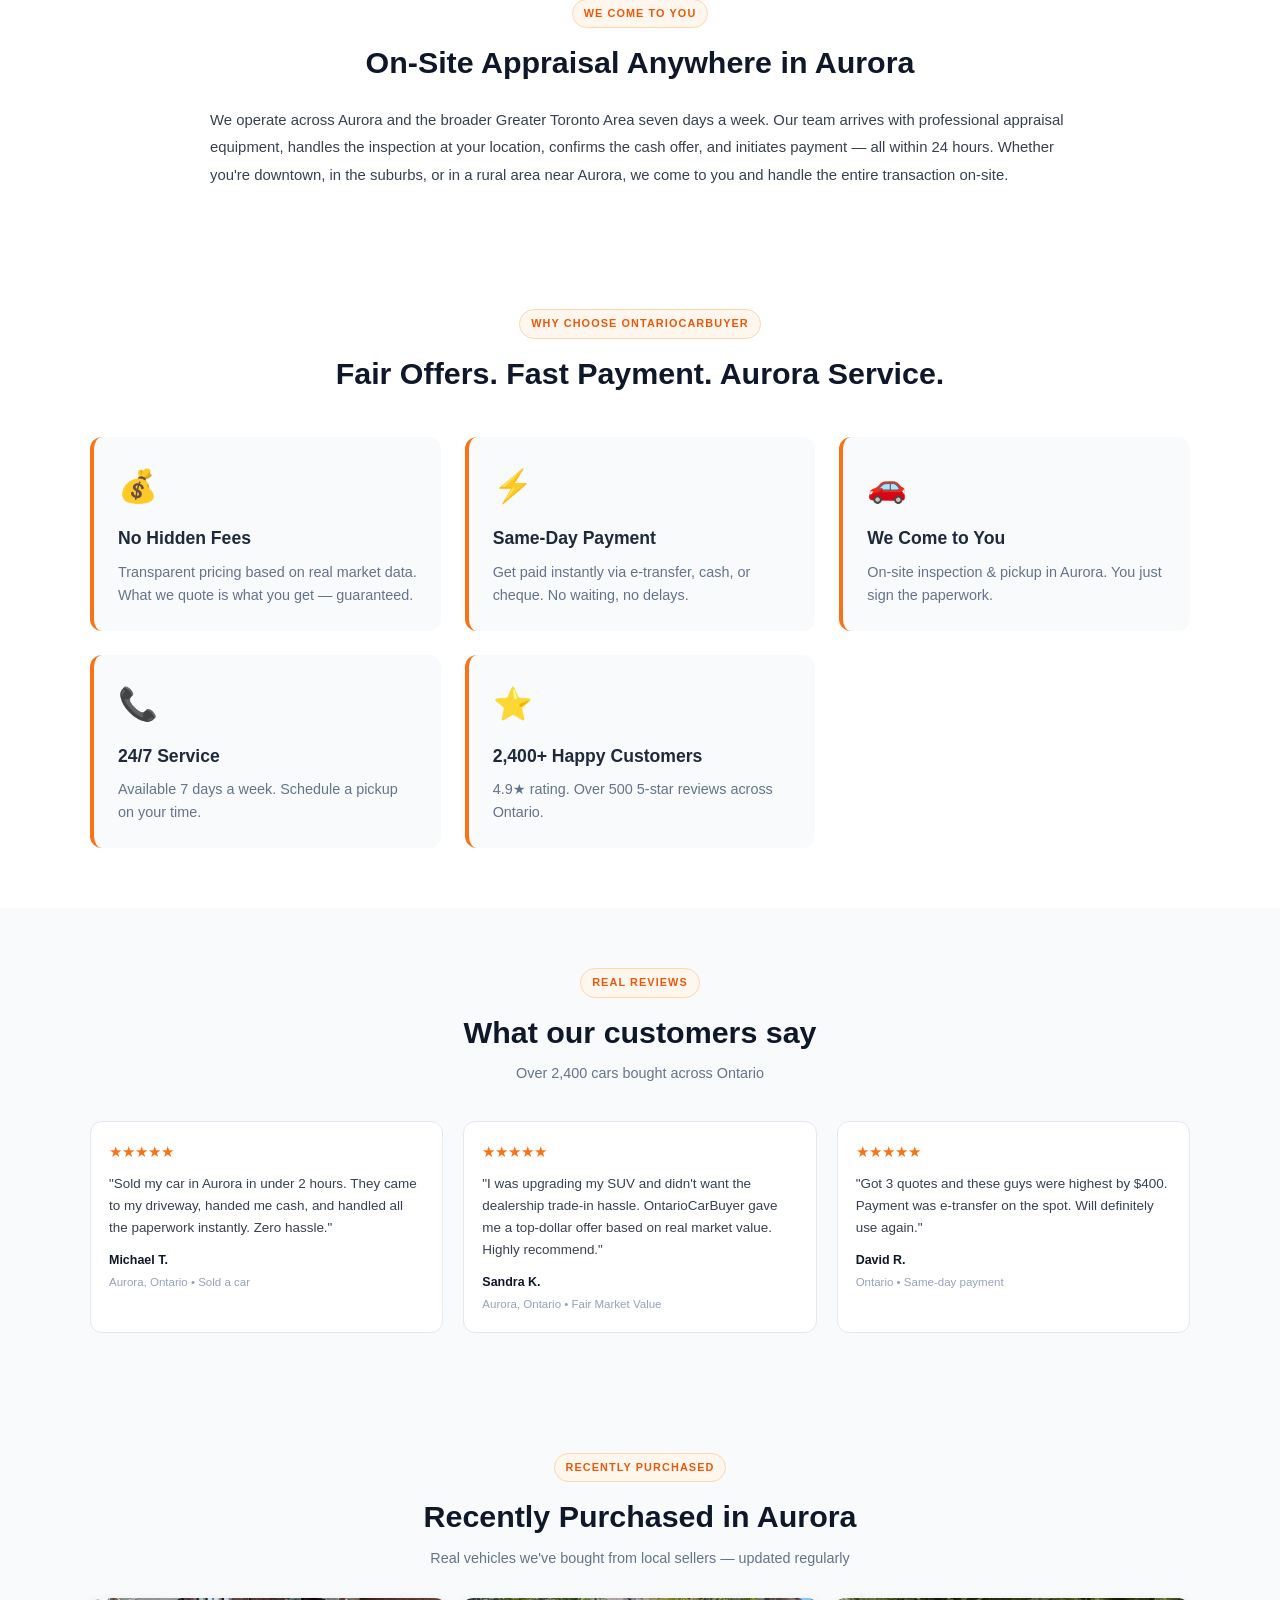
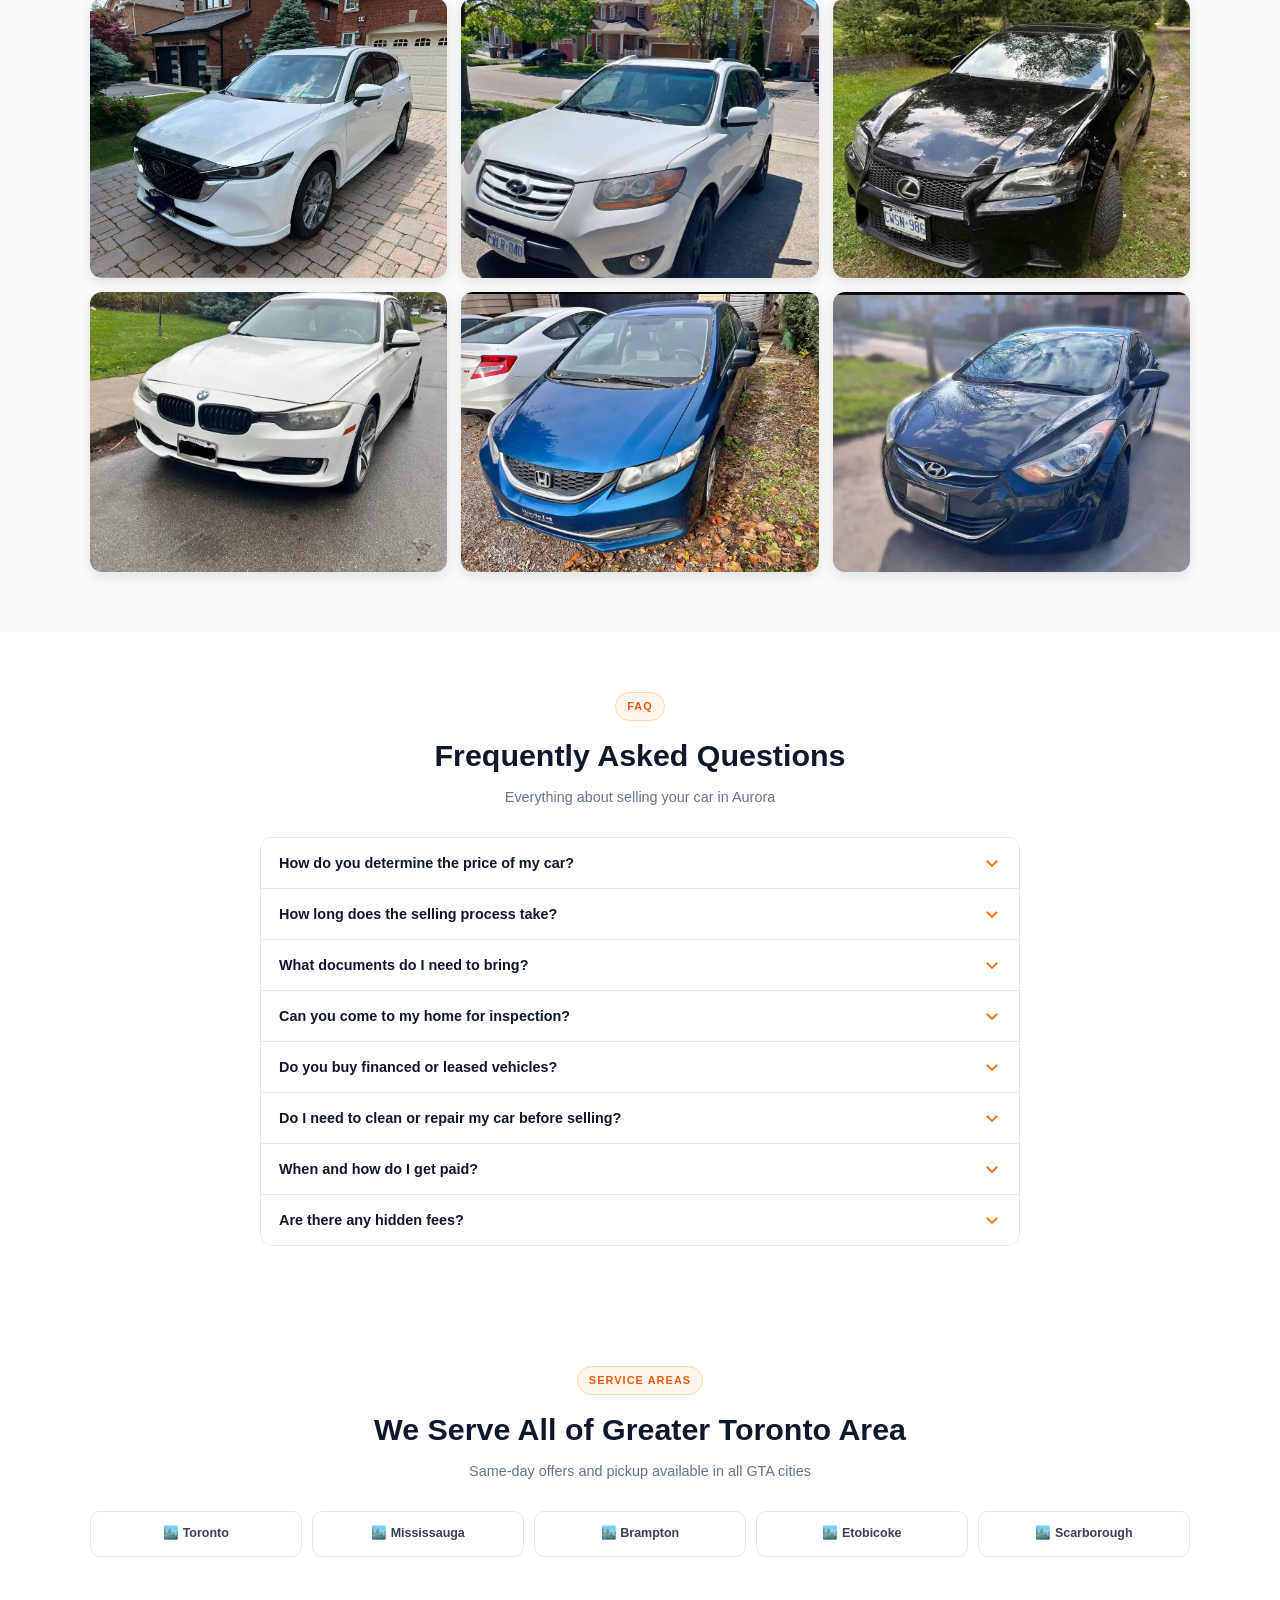
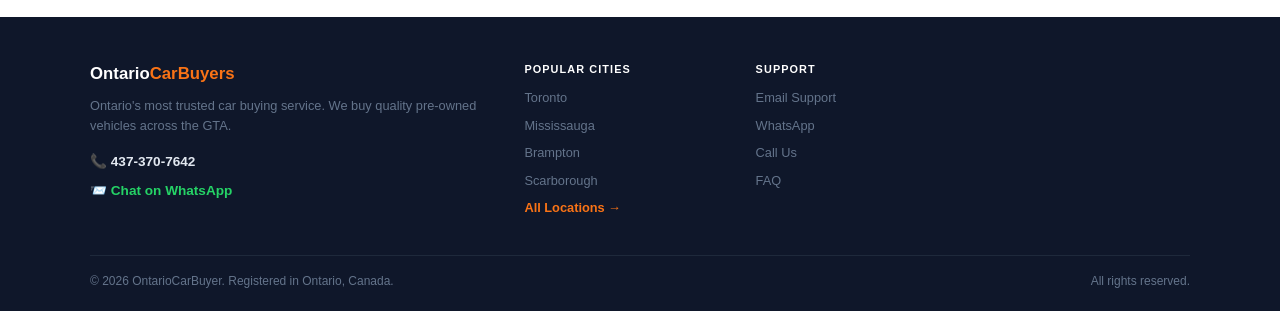
<file: pages/aurora.html>
<!doctype html>
<html lang="en">
<head>
<meta charset="UTF-8">
<meta name="viewport" content="width=device-width,initial-scale=1">
<title>Sell Your Car in Aurora | OntarioCarBuyer — We Buy Cars in Aurora</title>
<meta name="description" content="Sell your used car in Aurora for cash. Instant quotes, professional appraisal, same-day service.">
<meta name="keywords" content="sell my car Aurora, cash for cars Aurora, sell car Aurora, car buyers Ontario, instant quote">
<meta name="robots" content="index,follow">
<link rel="icon" href="/favicon.png" type="image/png" sizes="96x96">
<link rel="shortcut icon" href="/favicon.png">
<link rel="apple-touch-icon" href="/favicon.png">
<link rel="canonical" href="https://ontariocarbuyer.ca/aurora">
<meta property="og:title" content="Sell Your Car in Aurora | OntarioCarBuyer">
<meta property="og:description" content="Selling your car in Aurora? OntarioCarBuyer pays top dollar cash — same-day pickup, no hassle, instant offer in 60 seconds.">
<meta property="og:url" content="https://ontariocarbuyer.ca/aurora">
<meta property="og:type" content="website">
<meta property="og:image" content="https://ontariocarbuyer.ca/og-image.jpg">
<meta name="twitter:card" content="summary_large_image">
<script type="application/ld+json">{"@context":"https://schema.org","@type":"WebSite","name":"Ontario Car Buyer","url":"https://ontariocarbuyer.ca"}</script>
<script type="application/ld+json">{"@context":"https://schema.org","@type":"AutoDealer","name":"OntarioCarBuyer","url":"https://ontariocarbuyer.ca","telephone":"+14373707642","address":{"@type":"PostalAddress","addressLocality":"Aurora","addressRegion":"ON","addressCountry":"CA"},"openingHours":"Mo-Su 08:00-20:00","image":"https://ontariocarbuyer.ca/og-image.jpg"}</script>
<script type="application/ld+json">{"@context":"https://schema.org","@type":"FAQPage","mainEntity":[{"@type":"Question","name":"How do I sell my car in Aurora?","acceptedAnswer":{"@type":"Answer","text":"Fill out our 60-second form, get a guaranteed cash offer by phone, then schedule free same-day pickup in Aurora."}},{"@type":"Question","name":"Do you buy used cars cars in Aurora?","acceptedAnswer":{"@type":"Answer","text":"Yes — we buy all used cars vehicles in Aurora. Professional on-site appraisal and same-day payment included."}},{"@type":"Question","name":"How fast will I get paid for my car in Aurora?","acceptedAnswer":{"@type":"Answer","text":"Same day. We offer e-transfer, cash, or certified cheque at the time of pickup."}}]}</script>
<style>
*{box-sizing:border-box;margin:0;padding:0}

body{font-family:-apple-system,BlinkMacSystemFont,'Segoe UI',Helvetica,sans-serif;color:#1e293b;background:#f8fafc;line-height:1.6}
a{color:inherit;text-decoration:none}
/* NAV */
nav{background:#0f172a;padding:0 20px;position:sticky;top:0;z-index:100;border-bottom:1px solid rgba(255,255,255,.08)}
.nav-i{max-width:1100px;margin:0 auto;display:flex;align-items:center;justify-content:space-between;height:60px}
.logo{color:#fff;font-weight:800;font-size:1.05rem}.logo b{color:#f97316}
.nav-links{display:flex;gap:24px;font-size:.875rem;font-weight:600;color:#94a3b8}
.nav-links a:hover{color:#fff}
.nav-cta{background:#f97316;color:#fff!important;font-weight:700;font-size:.85rem;padding:9px 18px;border-radius:8px}
.nav-contacts{display:flex;align-items:center;gap:8px;margin-left:8px}
.nav-phone{color:#fff;font-weight:700;font-size:.82rem;display:flex;align-items:center;gap:4px;padding:7px 12px;border-radius:8px;border:1px solid rgba(255,255,255,.18);transition:border-color .18s}
.nav-phone:hover{border-color:#f97316;color:#f97316}
.nav-wa{background:#25d366;color:#fff!important;font-weight:700;font-size:.82rem;padding:7px 13px;border-radius:8px;display:flex;align-items:center;gap:4px;transition:background .18s}
.nav-wa:hover{background:#1fba58}
/* HERO */
.hero{background:#0f172a;padding:64px 20px}
.hero-i{max-width:1100px;margin:0 auto;display:grid;grid-template-columns:1fr 1fr;gap:48px;align-items:center}
.hero h1{font-size:2.6rem;font-weight:900;color:#fff;line-height:1.15;margin-bottom:14px}
.hero h1 b{color:#f97316}
.hero-desc{color:#94a3b8;font-size:.98rem;margin-bottom:18px;max-width:440px}
.hero-desc strong{color:#e2e8f0}
.badges{display:flex;flex-wrap:wrap;gap:8px;margin-bottom:22px}
.badge{display:inline-flex;align-items:center;gap:5px;background:rgba(255,255,255,.07);border:1px solid rgba(255,255,255,.14);border-radius:20px;padding:6px 14px;font-size:.78rem;color:#e2e8f0;font-weight:600}
.stats{display:grid;grid-template-columns:repeat(3,1fr);gap:10px}
.stat{background:rgba(255,255,255,.05);border:1px solid rgba(255,255,255,.08);border-radius:12px;padding:14px;text-align:center}
.stat-n{font-size:1.5rem;font-weight:900;color:#f97316}
.stat-l{font-size:.72rem;color:#64748b;margin-top:3px;font-weight:600}
/* CARD */
.card{background:#fff;border-radius:16px;overflow:hidden;box-shadow:0 20px 60px rgba(0,0,0,.4)}
.card-h{background:#1e293b;padding:18px 22px}
.card-hl{font-size:.68rem;font-weight:700;text-transform:uppercase;letter-spacing:.08em;color:#64748b;margin-bottom:3px}
.card-ht{color:#fff;font-size:1.05rem;font-weight:800}
.card-b{padding:22px}
.prog-track{background:#f1f5f9;border-radius:99px;height:5px;overflow:hidden;margin-bottom:5px}
.prog-fill{background:#f97316;height:5px;border-radius:99px;transition:width .4s ease}
.prog-meta{display:flex;justify-content:space-between;font-size:.7rem;color:#94a3b8;font-weight:600;margin-bottom:18px}
.step{display:none}.step.active{display:block;animation:fUp .28s ease}
@keyframes fUp{from{opacity:0;transform:translateY(10px)}to{opacity:1;transform:translateY(0)}}
.opt{border:2px solid #e2e8f0;border-radius:12px;padding:14px 16px;margin-bottom:9px;cursor:pointer;transition:all .16s}
.opt:hover,.opt.sel{border-color:#f97316;background:#fff7ed}
.opt-t{font-weight:700;color:#1e293b;font-size:.93rem}
.opt-s{font-size:.8rem;color:#64748b;margin-top:2px}
.fgrp{display:grid;grid-template-columns:1fr 1fr;gap:10px;margin-bottom:10px}
.flbl{font-size:.72rem;font-weight:700;text-transform:uppercase;letter-spacing:.06em;color:#64748b;margin-bottom:5px}
select,input[type=text],input[type=tel]{width:100%;background:#f8fafc;border:2px solid #e2e8f0;border-radius:10px;padding:12px 14px;font-size:.92rem;color:#1e293b;outline:none;-webkit-appearance:none;appearance:none;transition:border-color .18s}
select:focus,input:focus{border-color:#f97316;background:#fff}
.btn{width:100%;background:#f97316;color:#fff;font-weight:800;font-size:.98rem;padding:15px;border:none;border-radius:11px;cursor:pointer;margin-top:6px;box-shadow:0 8px 24px rgba(249,115,22,.3);transition:all .18s}
.btn:hover{background:#ea580c;box-shadow:0 12px 30px rgba(249,115,22,.4)}
.btn:disabled{opacity:.6;cursor:not-allowed}
.back{width:100%;background:none;border:none;color:#94a3b8;font-size:.82rem;font-weight:600;padding:9px;cursor:pointer;margin-top:2px}
.back:hover{color:#475569}
/* SECTIONS */
.sec{padding:60px 20px}
.sec-i{max-width:1100px;margin:0 auto}
.sec-tag{display:inline-block;background:#fff7ed;border:1px solid #fed7aa;color:#ea580c;font-size:.68rem;font-weight:800;text-transform:uppercase;letter-spacing:.1em;padding:5px 11px;border-radius:20px;margin-bottom:10px}
.sec-h{font-size:1.9rem;font-weight:900;color:#0f172a;margin-bottom:6px}
.sec-s{color:#64748b;font-size:.9rem}
/* HOW */
.how-g{display:grid;grid-template-columns:repeat(3,1fr);gap:28px;margin-top:36px}
.how-item{text-align:center}
.how-n{width:52px;height:52px;background:#f97316;border-radius:12px;font-size:1.3rem;font-weight:900;color:#fff;display:flex;align-items:center;justify-content:center;margin:0 auto 14px}
.how-t{font-size:.95rem;font-weight:800;color:#0f172a;margin-bottom:5px}
.how-d{font-size:.84rem;color:#64748b}
/* REVIEWS */
.rev-g{display:grid;grid-template-columns:repeat(3,1fr);gap:20px;margin-top:36px}
.market-grid{display:grid;grid-template-columns:repeat(3,1fr);gap:20px}
.rev{background:#fff;border:1px solid #e2e8f0;border-radius:12px;padding:18px}
.rev-stars{color:#f97316;font-size:.95rem;margin-bottom:8px}
.rev-txt{font-size:.84rem;color:#374151;margin-bottom:12px;line-height:1.65}
.rev-auth{font-size:.78rem;font-weight:700;color:#0f172a}
.rev-meta{font-size:.72rem;color:#94a3b8;margin-top:2px}
/* FAQ */
.faq-list{margin-top:28px;border:1px solid #e2e8f0;border-radius:12px;overflow:hidden}
.faq-item{border-bottom:1px solid #e2e8f0}.faq-item:last-child{border-bottom:none}
.faq-q{width:100%;background:#fff;border:none;text-align:left;padding:16px 18px;font-size:.9rem;font-weight:700;color:#0f172a;cursor:pointer;display:flex;justify-content:space-between;align-items:center;gap:12px}
.faq-q:hover{background:#f8fafc}
.faq-ic{width:18px;height:18px;flex-shrink:0;color:#f97316;transition:transform .2s}
.faq-a{display:none;padding:0 18px 16px;font-size:.84rem;color:#64748b;line-height:1.7}
/* LINKS */
.lg{display:grid;grid-template-columns:repeat(5,1fr);gap:10px;margin-top:28px}
.lc{background:#fff;border:1px solid #e2e8f0;border-radius:10px;padding:12px;text-align:center;font-size:.78rem;font-weight:700;color:#374151;transition:all .16s}
.lc:hover{border-color:#f97316;color:#f97316;background:#fff7ed}
/* GALLERY */
.gallery-grid{display:grid;grid-template-columns:repeat(auto-fit,minmax(280px,1fr));gap:14px;margin-top:28px}
.gallery-item{position:relative;overflow:hidden;border-radius:12px;height:280px;cursor:pointer;transition:all .3s;box-shadow:0 4px 12px rgba(0,0,0,.1)}
.gallery-item img{width:100%;height:100%;object-fit:cover;transition:transform .3s}
.gallery-item:hover{box-shadow:0 8px 24px rgba(0,0,0,.15)}
.gallery-item:hover img{transform:scale(1.05)}
/* FOOTER */
footer{background:#0f172a;padding:44px 20px 20px;color:#64748b}
.ft-i{max-width:1100px;margin:0 auto}
.ft-g{display:grid;grid-template-columns:2fr 1fr 1fr 1fr;gap:28px;margin-bottom:36px}
.ft-brand{color:#fff;font-weight:800;font-size:1.05rem;margin-bottom:8px}.ft-brand b{color:#f97316}
.ft-desc{font-size:.8rem;line-height:1.6}
.ft-ct{color:#fff;font-size:.68rem;font-weight:800;text-transform:uppercase;letter-spacing:.1em;margin-bottom:10px}
.ft-ul{list-style:none;display:flex;flex-direction:column;gap:7px;font-size:.8rem}
.ft-ul a:hover{color:#f97316}
.ft-bot{border-top:1px solid #1e293b;padding-top:16px;display:flex;justify-content:space-between;font-size:.75rem}
/* STICKY */
.sc{display:none;position:fixed;bottom:0;left:0;right:0;z-index:99;padding:10px 14px;background:#0f172a;border-top:1px solid rgba(255,255,255,.08)}
.sc a{display:block;background:#f97316;color:#fff;font-weight:800;text-align:center;padding:13px;border-radius:10px;font-size:.92rem}
/* RESPONSIVE */
@media(max-width:900px){
  .nav-links{display:none}
  .nav-contacts{display:none}
  .hero{padding:48px 16px 56px}
  .hero-i{grid-template-columns:1fr;gap:32px}
  .hero h1{font-size:2rem}
  .stats{max-width:360px}
  .how-g{grid-template-columns:1fr;max-width:420px;margin-left:auto;margin-right:auto}
  .rev-g{grid-template-columns:1fr}
  .lg{grid-template-columns:repeat(3,1fr)}
  .ft-g{grid-template-columns:1fr 1fr}
  /* calculator card full width on tablet */
  .card{max-width:480px;margin:0 auto;width:100%}
}
@media(max-width:600px){
  .hero{padding:16px 14px 70px}
  .hero h1{font-size:1.7rem;line-height:1.2}
  .hero-desc{font-size:.9rem}
  .badges{gap:6px}
  .badge{font-size:.72rem;padding:5px 10px}
  .stats{grid-template-columns:repeat(3,1fr)}
  .stat{padding:10px 6px}
  .stat-n{font-size:1.2rem}
  .stat-l{font-size:.65rem}
  .sec{padding:44px 14px}
  .sec-h{font-size:1.5rem}
  .how-g{grid-template-columns:1fr;gap:20px}
  .how-n{width:44px;height:44px;font-size:1.1rem}
  .rev-g{grid-template-columns:1fr}
  .card-grid{grid-template-columns:1fr}
  .market-grid{grid-template-columns:1fr}
  .lg{grid-template-columns:repeat(2,1fr);gap:8px}
  .lc{font-size:.75rem;padding:10px 6px}
  .ft-g{grid-template-columns:1fr}
  .ft-bot{flex-direction:column;gap:6px;text-align:center}
  .fgrp{grid-template-columns:1fr}
  .card-b{padding:16px}
  .btn{font-size:.92rem;padding:14px}
  .sc{display:block}
  body{padding-bottom:64px}
  /* mobile: live offers positioned higher */
  .live-offers-badge{margin-bottom:20px !important}
  /* nav */
  .nav-cta{font-size:.78rem;padding:7px 13px}
}
@media(max-width:380px){
  .hero h1{font-size:1.5rem}
  .lg{grid-template-columns:repeat(2,1fr)}
  .stats{gap:6px}
}
</style>
<meta name="google-site-verification" content="lKrwne2Hr2_G0G8Ra5-XggrLr59CdqjsJCM1KiJGEAc" />
</head>
<body>

<nav>
  <div class="nav-i">
    <a href="../" class="logo">Ontario<b>CarBuyers</b></a>
    <div class="nav-links">
      <a href="#how-it-works">How It Works</a>
      <a href="#reviews">Reviews</a>
      <a href="#faq">FAQ</a>
      <a href="#locations">Locations</a>
    </div>
    <a href="#calculator" class="nav-cta">Get Cash Offer</a>
    <div class="nav-contacts">
      <a href="tel:+14373707642" class="nav-phone">&#128222; 437-370-7642</a>
      <a href="https://wa.me/4373707642" target="_blank" class="nav-wa">&#128232; WhatsApp</a>
    </div>
  </div>
</nav>

<section class="hero">
  <div class="hero-i">
    <div>
      <div class="live-offers-badge" style="display:inline-flex;align-items:center;gap:7px;background:rgba(34,197,94,.1);border:1px solid rgba(34,197,94,.22);color:#4ade80;font-size:.7rem;font-weight:700;text-transform:uppercase;letter-spacing:.08em;padding:4px 16px;border-radius:30px;margin-bottom:2px">
        <span style="width:7px;height:7px;background:#22c55e;border-radius:50%;display:inline-block;animation:lp 1.5s infinite"></span>
        Live Offers Available in Aurora
      </div>
      <style>@keyframes lp{0%,100%{opacity:1}50%{opacity:.4}}</style>
      <h1>Sell Your Car in Aurora</h1>
      <p class="hero-desc"><strong>Ready to sell your car in Aurora?</strong> Get a guaranteed cash offer in under 60 seconds. We come to you, pay on the spot, handle all paperwork.</p>
      <div class="badges">
        <span class="badge">&#10003; Professional Valuation</span>
        <span class="badge">&#10003; Same-Day Payment</span>
        <span class="badge">&#10003; No Hidden Fees</span>
        <span class="badge">&#10003; Clean Title Specialist</span>
      </div>
      <div class="stats">
        <div class="stat"><div class="stat-n">2,400+</div><div class="stat-l">Cars Bought</div></div>
        <div class="stat"><div class="stat-n">4.9&#9733;</div><div class="stat-l">Google Rating</div></div>
        <div class="stat"><div class="stat-n">24h</div><div class="stat-l">Response Time</div></div>
      </div>
    </div>

    <div id="calculator" class="card">
      <div class="card-h">
        <div class="card-hl">Car Value Calculator</div>
        <div class="card-ht">Get Your Instant Quote</div>
      </div>
      <div class="card-b">
        <div class="prog-track"><div class="prog-fill" id="prog" style="width:25%"></div></div>
        <div class="prog-meta"><span id="slbl">Step 1 of 4</span><span id="spct">25%</span></div>

        <div class="step active" id="step-1">
          <div class="fgrp">
            <div>
              <div class="flbl">Year</div>
              <select id="car-year"><option value="">Select year</option></select>
            </div>
            <div>
              <div class="flbl">Make</div>
              <select id="car-make">
                <option value="">Select make</option>
                <option>Acura</option><option>Audi</option><option>BMW</option><option>Buick</option><option>Cadillac</option>
                <option>Chevrolet</option><option>Chrysler</option><option>Dodge</option><option>Ford</option><option>GMC</option>
                <option>Honda</option><option>Hyundai</option><option>Infiniti</option><option>Jeep</option><option>Kia</option>
                <option>Lexus</option><option>Mazda</option><option>Mercedes-Benz</option><option>Mitsubishi</option><option>Nissan</option>
                <option>Ram</option><option>Subaru</option><option>Tesla</option><option>Toyota</option><option>Volkswagen</option>
                <option>Volvo</option><option>Other</option>
              </select>
            </div>
          </div>
          <div class="flbl">Model</div>
          <input id="car-model" type="text" placeholder="e.g. Civic, RAV4, F-150..." style="margin-bottom:4px">
          <button class="btn" onclick="goStep(2)">Continue &#8594;</button>
        </div>

        <div class="step" id="step-2">
          <div style="font-size:.95rem;font-weight:800;color:#0f172a;margin-bottom:3px">Does it drive?</div>
          <div style="font-size:.8rem;color:#64748b;margin-bottom:14px">Tell us about your vehicle&#8217;s current condition</div>
          <div class="opt" onclick="pick(this,'drv','yes',3)">
            <div class="opt-t">&#9989; Yes, it drives</div><div class="opt-s">Runs fine or has minor issues</div>
          </div>
          <div class="opt" onclick="pick(this,'drv','no',3)">
            <div class="opt-t">&#128663; Has mechanical issues</div><div class="opt-s">Needs repairs or professional assessment</div>
          </div>
          <button class="back" onclick="goStep(1)">&#8592; Back</button>
        </div>

        <div class="step" id="step-3">
          <div style="font-size:.95rem;font-weight:800;color:#0f172a;margin-bottom:3px">Do you own it outright?</div>
          <div style="font-size:.8rem;color:#64748b;margin-bottom:14px">We handle lien payoffs &#8212; no stress</div>
          <div class="opt" onclick="pick(this,'own','owned',4)">
            <div class="opt-t">&#128273; I own it fully</div><div class="opt-s">No loan, fully paid off</div>
          </div>
          <div class="opt" onclick="pick(this,'own','loan',4)">
            <div class="opt-t">&#128179; Still on a loan</div><div class="opt-s">Financing or lease remaining</div>
          </div>
          <button class="back" onclick="goStep(2)">&#8592; Back</button>
        </div>

        <div class="step" id="step-4">
          <div style="text-align:center;margin-bottom:18px">
            <div style="font-size:2rem;margin-bottom:8px">&#128293;</div>
            <div style="font-size:.98rem;font-weight:800;color:#0f172a">We Buy Your Car in Aurora!</div>
            <div style="font-size:.8rem;color:#64748b;margin-top:3px">Enter your phone to get the instant offer</div>
          </div>
          <div class="flbl">Your Phone Number</div>
          <input type="tel" id="phone-input" placeholder="(647) 000-0000" maxlength="14" inputmode="tel" style="margin-bottom:10px" oninput="this.value=this.value.replace(/[^\d]/g,'').slice(0,10); if(this.value.length===10) this.style.borderColor='#10b981'; else this.style.borderColor='';">
          <button class="btn" id="submit-btn" onclick="sendLead()">&#128293; GET MY CASH OFFER</button>
          <p style="text-align:center;font-size:.7rem;color:#94a3b8;margin-top:9px">No spam. No obligation. 100% free.</p>
          <button class="back" onclick="goStep(3)">&#8592; Back</button>
        </div>

        <div class="step" id="step-success">
          <div style="text-align:center;padding:16px 0">
            <div style="width:60px;height:60px;background:#22c55e;border-radius:50%;display:flex;align-items:center;justify-content:center;margin:0 auto 14px">
              <svg width="28" height="28" fill="none" viewBox="0 0 24 24" stroke="#fff" stroke-width="3"><path d="M5 13l4 4L19 7"/></svg>
            </div>
            <div style="font-size:1.2rem;font-weight:900;color:#0f172a;margin-bottom:8px">You're all set! &#127881;</div>
            <p style="color:#64748b;font-size:.88rem;margin-bottom:14px">A specialist will call you within <strong style="color:#0f172a">5 minutes</strong>.</p>
            <div style="background:#f0fdf4;border:1px solid #bbf7d0;border-radius:10px;padding:13px;font-size:.82rem;color:#166534;font-weight:600">
              &#128222; Expect a call from a <strong>437 area</strong> number shortly.
            </div>
          </div>
        </div>
      </div>
    </div>
  </div>
</section>

<section class="sec" id="how-it-works" style="background:#fff">
  <div class="sec-i" style="text-align:center">
    <span class="sec-tag">How It Works</span>
    <h2 class="sec-h">Sell your car in 3 simple steps</h2>
    <p class="sec-s">No dealership visits. No lowball offers. No wasted time.</p>
    <div class="how-g">
      <div class="how-item">
        <div class="how-n">1</div>
        <div class="how-t">Enter Your Car Details</div>
        <p class="how-d">Tell us your year, make, model, and condition. Takes less than 60 seconds.</p>
      </div>
      <div class="how-item">
        <div class="how-n">2</div>
        <div class="how-t">Get an Instant Offer</div>
        <p class="how-d">Our team calls you with a guaranteed cash offer. No haggling, no games.</p>
      </div>
      <div class="how-item">
        <div class="how-n">3</div>
        <div class="how-t">Get Paid Same Day</div>
        <p class="how-d">We come to you, handle MTO paperwork, and pay on the spot.</p>
      </div>
    </div>
  </div>
</section>



<!-- MARKET VALUE -->
<section class="sec" style="background:#f8fafc">
  <div class="sec-i" style="max-width:860px;margin:0 auto">
    <div style="text-align:center">
      <span class="sec-tag">Market Value</span>
      <h2 class="sec-h">What Determines Your Car Value in Aurora?</h2>
      <p style="color:#374151;font-size:.93rem;line-height:1.85;margin:20px 0 28px">Several key factors drive your car's market value in Aurora. Beyond year and mileage, we evaluate maintenance history, service records, exterior condition, and local demand trends. Professional on-site inspection ensures you receive the strongest fair market offer.</p>
    </div>
    <div class="market-grid">
      <div style="background:#fff;border-radius:12px;padding:20px 18px;border:1px solid #e5e7eb">
        <div style="font-size:1.4rem;margin-bottom:8px">&#128197;</div>
        <div style="font-weight:700;color:#1e293b;margin-bottom:6px">Year &amp; Mileage</div>
        <p style="font-size:.83rem;color:#6b7280;line-height:1.6">Newer models and lower odometer readings attract stronger offers. Even a used cars car with under 150,000 km commands a premium.</p>
      </div>
      <div style="background:#fff;border-radius:12px;padding:20px 18px;border:1px solid #e5e7eb">
        <div style="font-size:1.4rem;margin-bottom:8px">&#128295;</div>
        <div style="font-weight:700;color:#1e293b;margin-bottom:6px">Mechanical Condition</div>
        <p style="font-size:.83rem;color:#6b7280;line-height:1.6">Engine health, transmission state, and brake condition are the biggest price drivers. We evaluate maintenance history and overall condition to give you the highest fair market offer.</p>
      </div>
      <div style="background:#fff;border-radius:12px;padding:20px 18px;border:1px solid #e5e7eb">
        <div style="font-size:1.4rem;margin-bottom:8px">&#128205;</div>
        <div style="font-weight:700;color:#1e293b;margin-bottom:6px">Aurora Demand</div>
        <p style="font-size:.83rem;color:#6b7280;line-height:1.6">Local resale demand in Aurora and the broader GTA shifts seasonally. Our buyers track live market data to ensure your offer reflects current prices.</p>
      </div>
    </div>
  </div>
</section>

<!-- LOCAL PRESENCE -->
<section class="sec" style="background:#fff">
  <div class="sec-i" style="max-width:860px;margin:0 auto">
    <div style="text-align:center">
      <span class="sec-tag">We Come to You</span>
      <h2 class="sec-h">On-Site Appraisal Anywhere in Aurora</h2>
    </div>
    <div style="color:#374151;font-size:.93rem;line-height:1.85;margin-top:20px">
      <p>We operate across Aurora and the broader Greater Toronto Area seven days a week. Our team arrives with professional appraisal equipment, handles the inspection at your location, confirms the cash offer, and initiates payment — all within 24 hours. Whether you're downtown, in the suburbs, or in a rural area near Aurora, we come to you and handle the entire transaction on-site.</p>
    </div>
  </div>
</section>

<!-- WHY CHOOSE US -->
<section class="sec" style="background:#fff">
  <div class="sec-i">
    <div style="text-align:center;margin-bottom:40px">
      <span class="sec-tag">Why Choose OntarioCarBuyer</span>
      <h2 class="sec-h">Fair Offers. Fast Payment. Aurora Service.</h2>
    </div>
    <div style="display:grid;grid-template-columns:repeat(auto-fit,minmax(280px,1fr));gap:24px;margin-top:30px">
      <div style="background:#f8fafc;padding:24px;border-radius:12px;border-left:4px solid #f97316">
        <div style="font-size:32px;margin-bottom:12px">💰</div>
        <h3 style="font-size:1.1rem;font-weight:700;margin-bottom:8px;color:#1e293b">No Hidden Fees</h3>
        <p style="color:#64748b;font-size:.9rem;line-height:1.6">Transparent pricing based on real market data. What we quote is what you get — guaranteed.</p>
      </div>
      <div style="background:#f8fafc;padding:24px;border-radius:12px;border-left:4px solid #f97316">
        <div style="font-size:32px;margin-bottom:12px">⚡</div>
        <h3 style="font-size:1.1rem;font-weight:700;margin-bottom:8px;color:#1e293b">Same-Day Payment</h3>
        <p style="color:#64748b;font-size:.9rem;line-height:1.6">Get paid instantly via e-transfer, cash, or cheque. No waiting, no delays.</p>
      </div>
      <div style="background:#f8fafc;padding:24px;border-radius:12px;border-left:4px solid #f97316">
        <div style="font-size:32px;margin-bottom:12px">🚗</div>
        <h3 style="font-size:1.1rem;font-weight:700;margin-bottom:8px;color:#1e293b">We Come to You</h3>
        <p style="color:#64748b;font-size:.9rem;line-height:1.6">On-site inspection & pickup in Aurora. You just sign the paperwork.</p>
      </div>

      <div style="background:#f8fafc;padding:24px;border-radius:12px;border-left:4px solid #f97316">
        <div style="font-size:32px;margin-bottom:12px">📞</div>
        <h3 style="font-size:1.1rem;font-weight:700;margin-bottom:8px;color:#1e293b">24/7 Service</h3>
        <p style="color:#64748b;font-size:.9rem;line-height:1.6">Available 7 days a week. Schedule a pickup on your time.</p>
      </div>
      <div style="background:#f8fafc;padding:24px;border-radius:12px;border-left:4px solid #f97316">
        <div style="font-size:32px;margin-bottom:12px">⭐</div>
        <h3 style="font-size:1.1rem;font-weight:700;margin-bottom:8px;color:#1e293b">2,400+ Happy Customers</h3>
        <p style="color:#64748b;font-size:.9rem;line-height:1.6">4.9★ rating. Over 500 5-star reviews across Ontario.</p>
      </div>
    </div>
  </div>
</section>

<section class="sec" id="reviews" style="background:#f8fafc">
  <div class="sec-i" style="text-align:center">
    <span class="sec-tag">Real Reviews</span>
    <h2 class="sec-h">What our customers say</h2>
    <p class="sec-s">Over 2,400 cars bought across Ontario</p>
  </div>
  <div class="sec-i">
    <div class="rev-g">
      <div class="rev">
        <div class="rev-stars">&#9733;&#9733;&#9733;&#9733;&#9733;</div>
        <p class="rev-txt">"Sold my car in Aurora in under 2 hours. They came to my driveway, handed me cash, and handled all the paperwork instantly. Zero hassle."</p>
        <div class="rev-auth">Michael T.</div>
        <div class="rev-meta">Aurora, Ontario &bull; Sold a car</div>
      </div>
      <div class="rev">
        <div class="rev-stars">&#9733;&#9733;&#9733;&#9733;&#9733;</div>
        <p class="rev-txt">"I was upgrading my SUV and didn't want the dealership trade-in hassle. OntarioCarBuyer gave me a top-dollar offer based on real market value. Highly recommend."</p>
        <div class="rev-auth">Sandra K.</div>
        <div class="rev-meta">Aurora, Ontario &bull; Fair Market Value</div>
      </div>
      <div class="rev">
        <div class="rev-stars">&#9733;&#9733;&#9733;&#9733;&#9733;</div>
        <p class="rev-txt">"Got 3 quotes and these guys were highest by $400. Payment was e-transfer on the spot. Will definitely use again."</p>
        <div class="rev-auth">David R.</div>
        <div class="rev-meta">Ontario &bull; Same-day payment</div>
      </div>
    </div>
  </div>
</section>

<section class="sec" style="background:#f8fafc">
  <div class="sec-i" style="max-width:1100px;margin:0 auto">
    <div style="text-align:center;margin-bottom:18px">
      <span class="sec-tag">Recently Purchased</span>
      <h2 class="sec-h">Recently Purchased in Aurora</h2>
      <p class="sec-s">Real vehicles we've bought from local sellers — updated regularly</p>
    </div>
    <div class="gallery-grid" id="galleryGrid"></div>
  </div>
</section>

<section class="sec" id="faq" style="background:#fff">
  <div class="sec-i" style="max-width:760px;margin:0 auto">
    <div style="text-align:center">
      <span class="sec-tag">FAQ</span>
      <h2 class="sec-h">Frequently Asked Questions</h2>
      <p class="sec-s">Everything about selling your car in Aurora</p>
    </div>
    <div class="faq-list">
      <div class="faq-item">
        <button class="faq-q" onclick="faq(this)">How do you determine the price of my car?<svg class="faq-ic" fill="none" viewBox="0 0 24 24" stroke="currentColor" stroke-width="2.5"><path d="M19 9l-7 7-7-7"/></svg></button>
        <div class="faq-a">We analyze your car's year, make, model, mileage, and condition using current market data. Our valuation reflects real Aurora market rates—fair and transparent.</div>
      </div>
      <div class="faq-item">
        <button class="faq-q" onclick="faq(this)">How long does the selling process take?<svg class="faq-ic" fill="none" viewBox="0 0 24 24" stroke="currentColor" stroke-width="2.5"><path d="M19 9l-7 7-7-7"/></svg></button>
        <div class="faq-a">Once inspection is complete, the entire process takes about 10 minutes. We handle paperwork, title transfer, plate removal—everything.</div>
      </div>
      <div class="faq-item">
        <button class="faq-q" onclick="faq(this)">What documents do I need to bring?<svg class="faq-ic" fill="none" viewBox="0 0 24 24" stroke="currentColor" stroke-width="2.5"><path d="M19 9l-7 7-7-7"/></svg></button>
        <div class="faq-a">Your vehicle registration, driver's license, and all keys. Service records are optional. We handle the rest.</div>
      </div>
      <div class="faq-item">
        <button class="faq-q" onclick="faq(this)">Can you come to my home for inspection?<svg class="faq-ic" fill="none" viewBox="0 0 24 24" stroke="currentColor" stroke-width="2.5"><path d="M19 9l-7 7-7-7"/></svg></button>
        <div class="faq-a">Absolutely. We schedule a free inspection at your home anywhere in Aurora, or you can visit our location. Your choice.</div>
      </div>
      <div class="faq-item">
        <button class="faq-q" onclick="faq(this)">Do you buy financed or leased vehicles?<svg class="faq-ic" fill="none" viewBox="0 0 24 24" stroke="currentColor" stroke-width="2.5"><path d="M19 9l-7 7-7-7"/></svg></button>
        <div class="faq-a">Yes. We calculate the outstanding balance and settle it during the inspection process. Clean title guaranteed.</div>
      </div>
      <div class="faq-item">
        <button class="faq-q" onclick="faq(this)">Do I need to clean or repair my car before selling?<svg class="faq-ic" fill="none" viewBox="0 0 24 24" stroke="currentColor" stroke-width="2.5"><path d="M19 9l-7 7-7-7"/></svg></button>
        <div class="faq-a">No. We buy cars as-is. No cleaning, repairs, or services required.</div>
      </div>
      <div class="faq-item">
        <button class="faq-q" onclick="faq(this)">When and how do I get paid?<svg class="faq-ic" fill="none" viewBox="0 0 24 24" stroke="currentColor" stroke-width="2.5"><path d="M19 9l-7 7-7-7"/></svg></button>
        <div class="faq-a">Same day. Cash, e-transfer, or certified cheque—your choice at pickup.</div>
      </div>
      <div class="faq-item">
        <button class="faq-q" onclick="faq(this)">Are there any hidden fees?<svg class="faq-ic" fill="none" viewBox="0 0 24 24" stroke="currentColor" stroke-width="2.5"><path d="M19 9l-7 7-7-7"/></svg></button>
        <div class="faq-a">No hidden fees. Valuation and inspection are free. What we quote is final—no surprises.</div>
      </div>
    </div>
  </div>
</section>

<section class="sec" id="locations" style="background:#fff">
  <div class="sec-i">
    <div style="text-align:center">
      <span class="sec-tag">Service Areas</span>
      <h2 class="sec-h">We Serve All of Greater Toronto Area</h2>
      <p class="sec-s">Same-day offers and pickup available in all GTA cities</p>
    </div>
    <div class="lg">
      <a href="toronto.html" class="lc">🏙️ Toronto</a>
      <a href="mississauga.html" class="lc">🏙️ Mississauga</a>
      <a href="brampton.html" class="lc">🏙️ Brampton</a>
      <a href="etobicoke.html" class="lc">🏙️ Etobicoke</a>
      <a href="scarborough.html" class="lc">🏙️ Scarborough</a>
    </div>
  </div>
</section>

<footer>
  <div class="ft-i">
    <div class="ft-g">
      <div>
        <div class="ft-brand">Ontario<b>CarBuyers</b></div>
        <p class="ft-desc">Ontario's most trusted car buying service. We buy quality pre-owned vehicles across the GTA.</p>
        <div style="margin-top:14px;display:flex;flex-direction:column;gap:8px">
          <a href="tel:+14373707642" style="display:inline-flex;align-items:center;gap:7px;color:#e2e8f0;font-size:.85rem;font-weight:700">&#128222; 437-370-7642</a>
          <a href="https://wa.me/4373707642" target="_blank" style="display:inline-flex;align-items:center;gap:7px;color:#25d366;font-size:.85rem;font-weight:700">&#128232; Chat on WhatsApp</a>
        </div>
      </div>
      <div>
        <div class="ft-ct">Popular Cities</div>
        <ul class="ft-ul">
          <li><a href="toronto.html">Toronto</a></li>
          <li><a href="mississauga.html">Mississauga</a></li>
          <li><a href="brampton.html">Brampton</a></li>
          <li><a href="scarborough.html">Scarborough</a></li>
          <li><a href="../" style="color:#f97316;font-weight:700">All Locations &#8594;</a></li>
        </ul>
      </div>
      <div>
        <div class="ft-ct">Support</div>
        <ul class="ft-ul">
          <li><a href="mailto:info@ontariocarbuyer.ca">Email Support</a></li>
          <li><a href="https://wa.me/4373707642">WhatsApp</a></li>
          <li><a href="tel:+14373707642">Call Us</a></li>
          <li><a href="/#faq">FAQ</a></li>
        </ul>
      </div>
    </div>
    <div class="ft-bot">
      <span>&#169; 2026 OntarioCarBuyer. Registered in Ontario, Canada.</span>
      <span>All rights reserved.</span>
    </div>
  </div>
</footer>

<div class="sc">
  <div style="display:grid;grid-template-columns:1fr 1fr 1fr;gap:8px">
    <a href="#calculator" style="display:block;background:#f97316;color:#fff;font-weight:800;text-align:center;padding:12px 6px;border-radius:10px;font-size:.8rem;text-decoration:none">Get Offer</a>
    <a href="tel:+14373707642" style="display:block;background:#1e293b;color:#fff;font-weight:800;text-align:center;padding:12px 6px;border-radius:10px;font-size:.8rem;border:1px solid rgba(255,255,255,.15);text-decoration:none">Call Us</a>
    <a href="https://wa.me/4373707642" target="_blank" style="display:block;background:#25d366;color:#fff;font-weight:800;text-align:center;padding:12px 6px;border-radius:10px;font-size:.8rem;text-decoration:none">WhatsApp</a>
  </div>
</div>

<script>
var L={model:'car',city:'Aurora',condition:'used cars',year:'',make:'',car:'',drv:'',own:'',ph:''};
(function(){var s=document.getElementById('car-year'),y=new Date().getFullYear();for(;y>=1990;y--){var o=document.createElement('option');o.value=y;o.textContent=y;s.appendChild(o);}})();
function show(n){
  document.querySelectorAll('.step').forEach(function(s){s.classList.remove('active');});
  var el=document.getElementById('step-'+n);if(el)el.classList.add('active');
  if(n==='success'){document.getElementById('prog').style.width='100%';document.getElementById('slbl').textContent='Done!';document.getElementById('spct').textContent='100%';return;}
  var p=Math.round(parseInt(n)/4*100);
  document.getElementById('prog').style.width=p+'%';
  document.getElementById('slbl').textContent='Step '+n+' of 4';
  document.getElementById('spct').textContent=p+'%';
}
function goStep(n){
  if(n===2){
    L.year=document.getElementById('car-year').value;
    L.make=document.getElementById('car-make').value;
    L.car=document.getElementById('car-model').value;
    if(!L.year||!L.make||!L.car){
      var b=document.querySelector('#step-1 .btn');
      b.textContent='Please fill all fields';b.style.background='#ef4444';
      setTimeout(function(){b.textContent='Continue \u2192';b.style.background='';},1500);
      return;
    }
  }
  show(n);
}
function pick(el,f,v,nx){
  el.parentElement.querySelectorAll('.opt').forEach(function(c){c.classList.remove('sel');});
  el.classList.add('sel');L[f]=v;setTimeout(function(){show(nx);},260);
}
function sendLead(){
  var raw=document.getElementById('phone-input').value.trim();
  var digits=raw.replace(/\D/g,'');
  var inp=document.getElementById('phone-input');
  // Must be 10 digits, not all same digit, not start with 0 or 1
  var valid=digits.length===10 && !/^(\d)\1{9}$/.test(digits) && digits[0]!=='0' && digits[0]!=='1';
  if(!valid){
    inp.style.borderColor='#ef4444';
    inp.placeholder='Enter a valid 10-digit Canadian number';
    inp.value='';
    setTimeout(function(){inp.style.borderColor='';inp.placeholder='(647) 000-0000';},2500);
    return;
  }
  L.ph=digits;
  var btn=document.getElementById('submit-btn');btn.textContent='Sending...';btn.disabled=true;
  var tok='8455897525:AAHO7mHpOHzW2AvRArGCY5LtYcHe2EHx3Rw',cid='848972882';
  var msg='\uD83D\uDD25 NEW LEAD - OntarioCarBuyer\n'+
    '\uD83D\uDCCD City: '+L.city+'\n'+
    '\uD83D\uDE97 Car: '+L.year+' '+L.make+' '+L.car+'\n'+
    '\u2699\uFE0F Condition: '+L.condition+'\n'+
    '\uD83D\uDEDE Driveable: '+(L.drv==='yes'?'\u2705 Yes':'\uD83D\uDE9B No / Tow needed')+'\n'+
    '\uD83D\uDCB3 Ownership: '+(L.own==='owned'?'\uD83D\uDD13 Fully Owned':'\uD83C\uDFE6 On Loan')+'\n'+
    '\uD83D\uDCDE Phone: +1'+digits+'\n'+
    '\uD83C\uDF10 URL: '+window.location.href;
  fetch('https://api.telegram.org/bot'+tok+'/sendMessage',{
    method:'POST',headers:{'Content-Type':'application/json'},
    body:JSON.stringify({chat_id:cid,text:msg})
  }).catch(function(){}).finally(function(){show('success');});
}
function faq(btn){
  var a=btn.nextElementSibling,op=a.style.display==='block';
  document.querySelectorAll('.faq-a').forEach(function(x){x.style.display='none';});
  document.querySelectorAll('.faq-ic').forEach(function(x){x.style.transform='';});
  if(!op){a.style.display='block';btn.querySelector('.faq-ic').style.transform='rotate(180deg)';}
}

(function(){
  var grid=document.getElementById('galleryGrid');
  if(!grid) return;
  var images=['car-1.webp','car-2.webp','car-3.webp','car-4.webp','car-5.webp','car-6.webp','car-7.webp','car-8.webp','car-9.webp','car-10.webp','car-11.webp','car-12.webp','car-13.webp','car-14.webp'];
  var picked=images.slice().sort(function(){return Math.random()-0.5;}).slice(0,6);
  picked.forEach(function(name){
    var item=document.createElement('article');
    item.className='gallery-item';
    var img=document.createElement('img');
    img.src='/images/'+name;
    img.alt='Recently purchased vehicle';
    img.loading='lazy';
    item.appendChild(img);
    grid.appendChild(item);
  });
})();
</script>
</body>
</html>
</file>
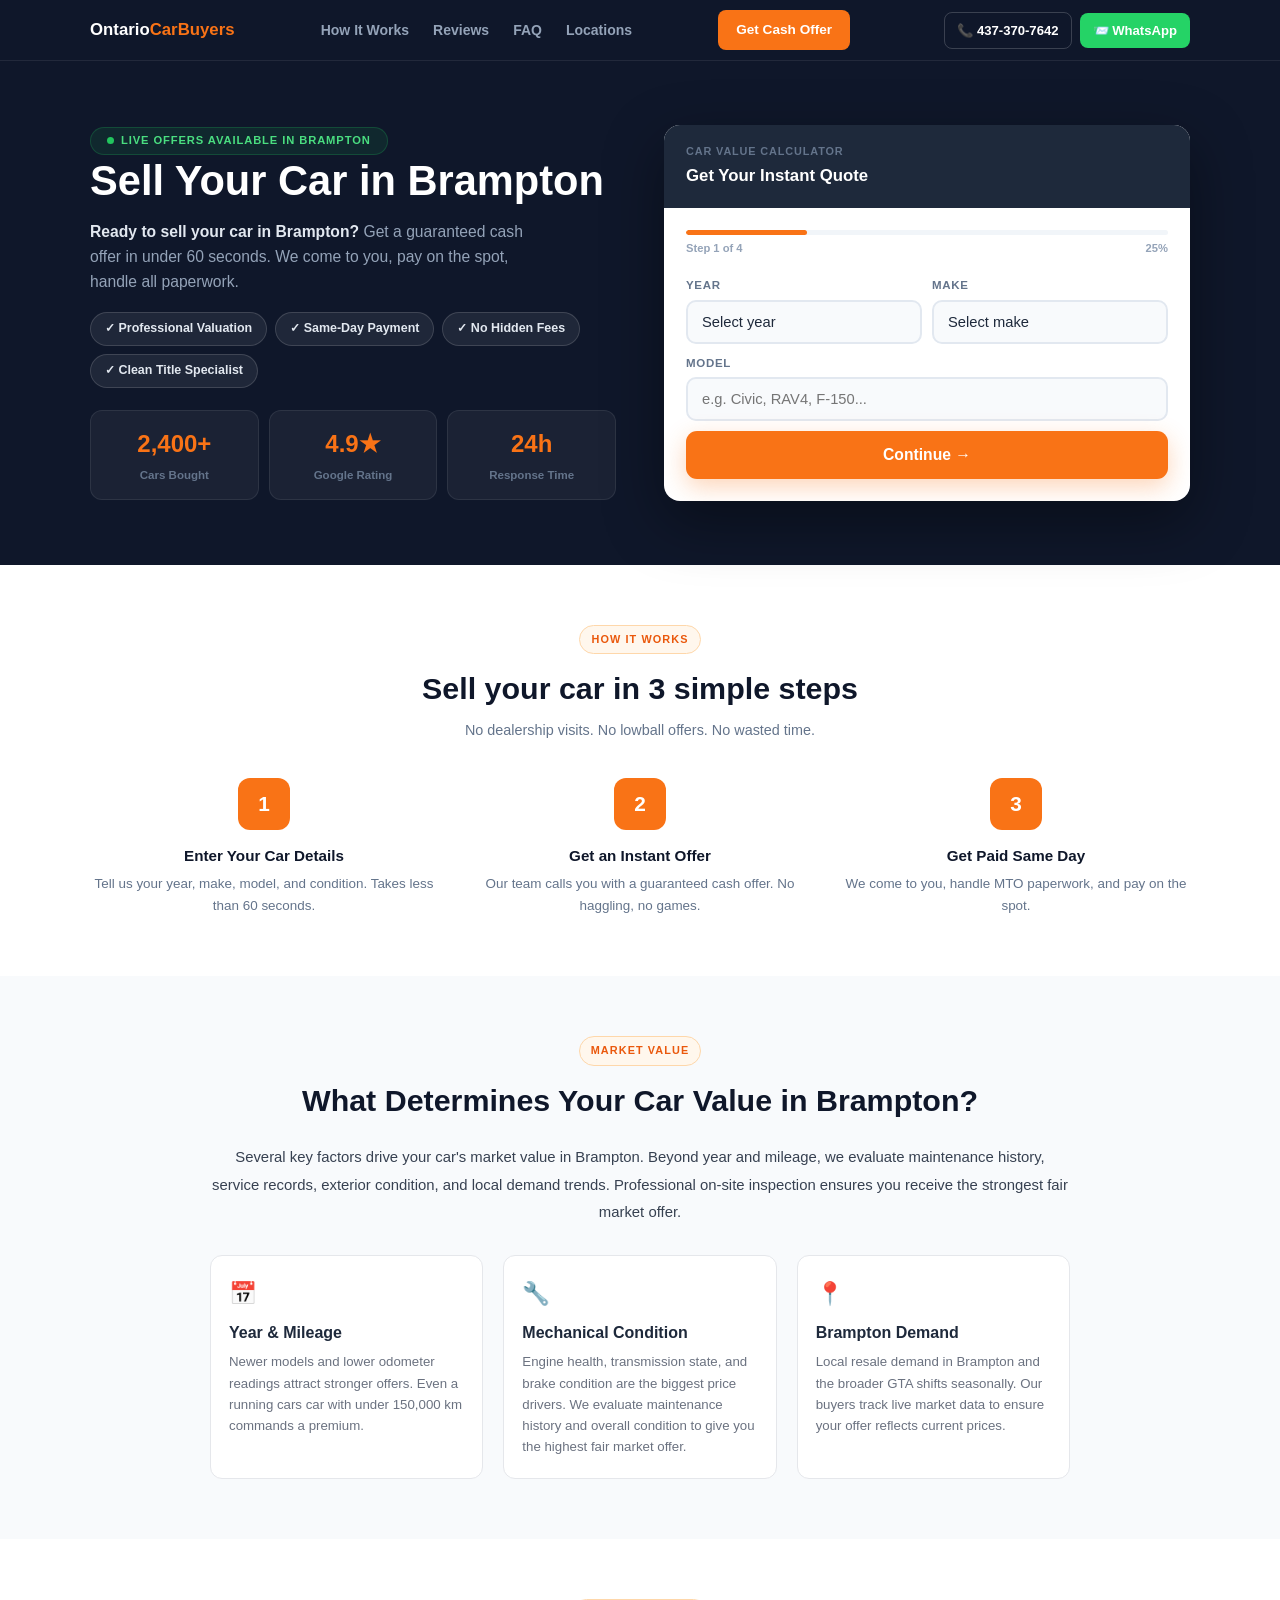
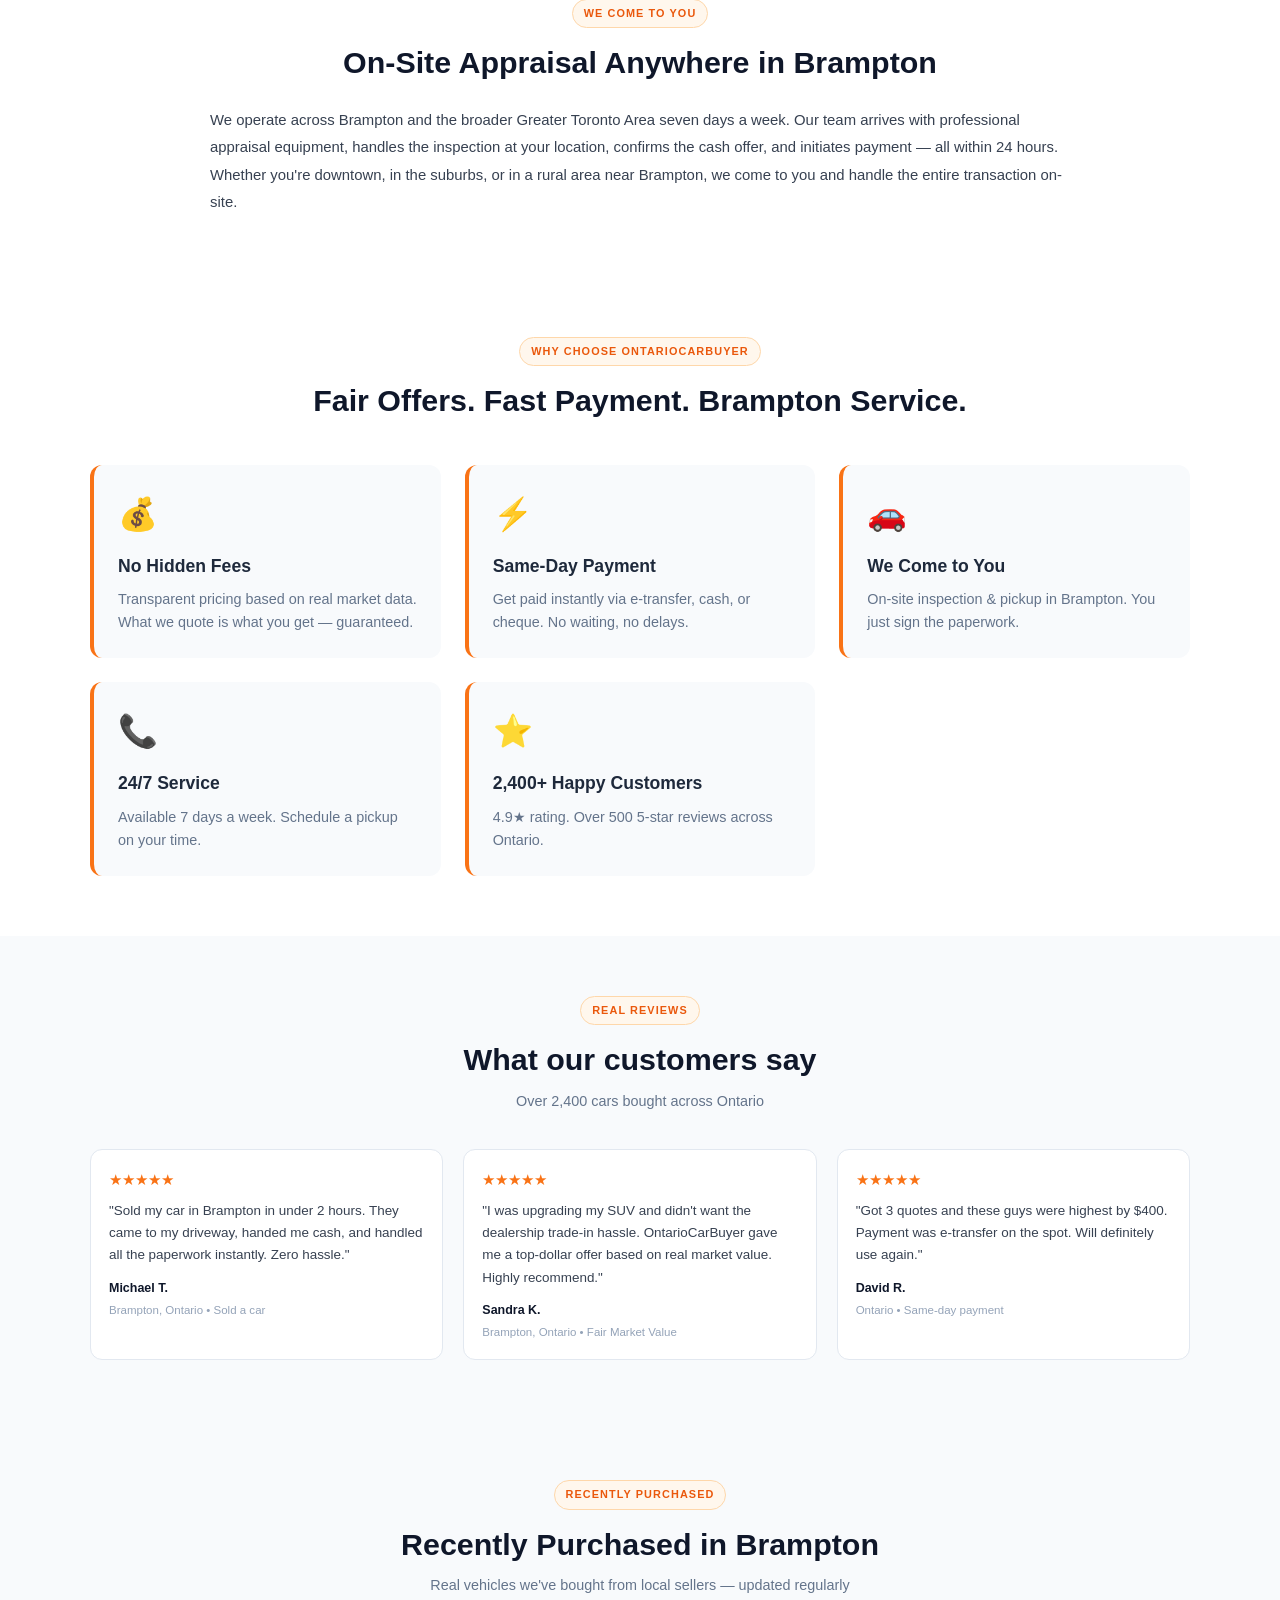
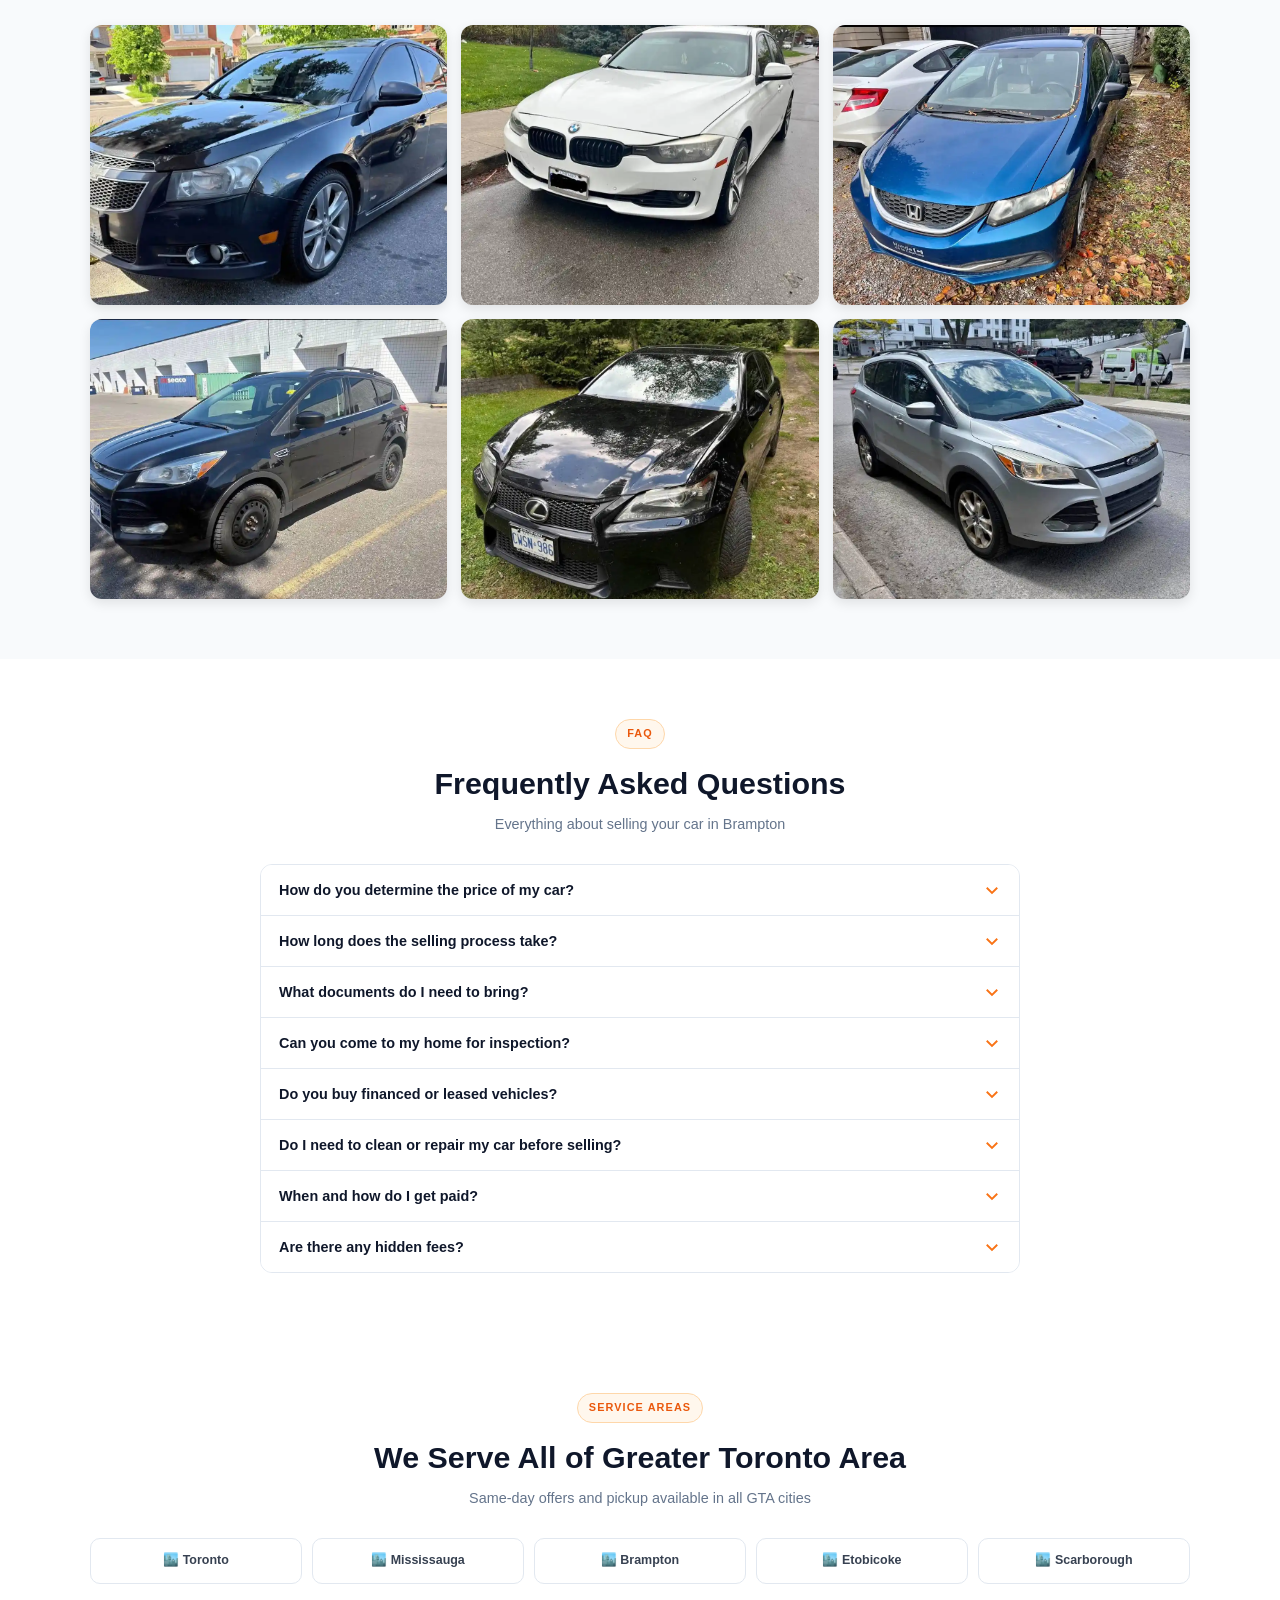
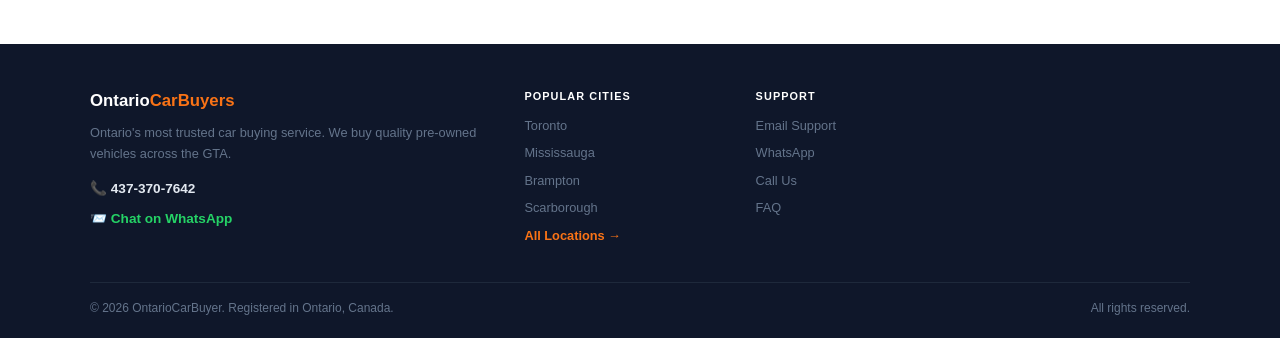
<file: pages/brampton.html>
<!doctype html>
<html lang="en">
<head>
<meta charset="UTF-8">
<meta name="viewport" content="width=device-width,initial-scale=1">
<title>Sell Your Car in Brampton | OntarioCarBuyer — We Buy Cars in Brampton</title>
<meta name="description" content="Need cash for your running car in Brampton? Instant offer, same-day pickup, no fees.">
<meta name="keywords" content="sell my car Brampton, cash for cars Brampton, sell car Brampton, car buyers Ontario, instant quote">
<meta name="robots" content="index,follow">
<link rel="icon" href="/favicon.png" type="image/png" sizes="96x96">
<link rel="shortcut icon" href="/favicon.png">
<link rel="apple-touch-icon" href="/favicon.png">
<link rel="canonical" href="https://ontariocarbuyer.ca/brampton">
<meta property="og:title" content="Sell Your Car in Brampton | OntarioCarBuyer">
<meta property="og:description" content="Selling your car in Brampton? OntarioCarBuyer pays top dollar cash — same-day pickup, no hassle, instant offer in 60 seconds.">
<meta property="og:url" content="https://ontariocarbuyer.ca/brampton">
<meta property="og:type" content="website">
<meta property="og:image" content="https://ontariocarbuyer.ca/og-image.jpg">
<meta name="twitter:card" content="summary_large_image">
<script type="application/ld+json">{"@context":"https://schema.org","@type":"WebSite","name":"Ontario Car Buyer","url":"https://ontariocarbuyer.ca"}</script>
<script type="application/ld+json">{"@context":"https://schema.org","@type":"AutoDealer","name":"OntarioCarBuyer","url":"https://ontariocarbuyer.ca","telephone":"+14373707642","address":{"@type":"PostalAddress","addressLocality":"Brampton","addressRegion":"ON","addressCountry":"CA"},"openingHours":"Mo-Su 08:00-20:00","image":"https://ontariocarbuyer.ca/og-image.jpg"}</script>
<script type="application/ld+json">{"@context":"https://schema.org","@type":"FAQPage","mainEntity":[{"@type":"Question","name":"How do I sell my car in Brampton?","acceptedAnswer":{"@type":"Answer","text":"Fill out our 60-second form, get a guaranteed cash offer by phone, then schedule free same-day pickup in Brampton."}},{"@type":"Question","name":"Do you buy running cars cars in Brampton?","acceptedAnswer":{"@type":"Answer","text":"Yes — we buy all running cars vehicles in Brampton. Professional on-site appraisal and same-day payment included."}},{"@type":"Question","name":"How fast will I get paid for my car in Brampton?","acceptedAnswer":{"@type":"Answer","text":"Same day. We offer e-transfer, cash, or certified cheque at the time of pickup."}}]}</script>
<style>
*{box-sizing:border-box;margin:0;padding:0}

body{font-family:-apple-system,BlinkMacSystemFont,'Segoe UI',Helvetica,sans-serif;color:#1e293b;background:#f8fafc;line-height:1.6}
a{color:inherit;text-decoration:none}
/* NAV */
nav{background:#0f172a;padding:0 20px;position:sticky;top:0;z-index:100;border-bottom:1px solid rgba(255,255,255,.08)}
.nav-i{max-width:1100px;margin:0 auto;display:flex;align-items:center;justify-content:space-between;height:60px}
.logo{color:#fff;font-weight:800;font-size:1.05rem}.logo b{color:#f97316}
.nav-links{display:flex;gap:24px;font-size:.875rem;font-weight:600;color:#94a3b8}
.nav-links a:hover{color:#fff}
.nav-cta{background:#f97316;color:#fff!important;font-weight:700;font-size:.85rem;padding:9px 18px;border-radius:8px}
.nav-contacts{display:flex;align-items:center;gap:8px;margin-left:8px}
.nav-phone{color:#fff;font-weight:700;font-size:.82rem;display:flex;align-items:center;gap:4px;padding:7px 12px;border-radius:8px;border:1px solid rgba(255,255,255,.18);transition:border-color .18s}
.nav-phone:hover{border-color:#f97316;color:#f97316}
.nav-wa{background:#25d366;color:#fff!important;font-weight:700;font-size:.82rem;padding:7px 13px;border-radius:8px;display:flex;align-items:center;gap:4px;transition:background .18s}
.nav-wa:hover{background:#1fba58}
/* HERO */
.hero{background:#0f172a;padding:64px 20px}
.hero-i{max-width:1100px;margin:0 auto;display:grid;grid-template-columns:1fr 1fr;gap:48px;align-items:center}
.hero h1{font-size:2.6rem;font-weight:900;color:#fff;line-height:1.15;margin-bottom:14px}
.hero h1 b{color:#f97316}
.hero-desc{color:#94a3b8;font-size:.98rem;margin-bottom:18px;max-width:440px}
.hero-desc strong{color:#e2e8f0}
.badges{display:flex;flex-wrap:wrap;gap:8px;margin-bottom:22px}
.badge{display:inline-flex;align-items:center;gap:5px;background:rgba(255,255,255,.07);border:1px solid rgba(255,255,255,.14);border-radius:20px;padding:6px 14px;font-size:.78rem;color:#e2e8f0;font-weight:600}
.stats{display:grid;grid-template-columns:repeat(3,1fr);gap:10px}
.stat{background:rgba(255,255,255,.05);border:1px solid rgba(255,255,255,.08);border-radius:12px;padding:14px;text-align:center}
.stat-n{font-size:1.5rem;font-weight:900;color:#f97316}
.stat-l{font-size:.72rem;color:#64748b;margin-top:3px;font-weight:600}
/* CARD */
.card{background:#fff;border-radius:16px;overflow:hidden;box-shadow:0 20px 60px rgba(0,0,0,.4)}
.card-h{background:#1e293b;padding:18px 22px}
.card-hl{font-size:.68rem;font-weight:700;text-transform:uppercase;letter-spacing:.08em;color:#64748b;margin-bottom:3px}
.card-ht{color:#fff;font-size:1.05rem;font-weight:800}
.card-b{padding:22px}
.prog-track{background:#f1f5f9;border-radius:99px;height:5px;overflow:hidden;margin-bottom:5px}
.prog-fill{background:#f97316;height:5px;border-radius:99px;transition:width .4s ease}
.prog-meta{display:flex;justify-content:space-between;font-size:.7rem;color:#94a3b8;font-weight:600;margin-bottom:18px}
.step{display:none}.step.active{display:block;animation:fUp .28s ease}
@keyframes fUp{from{opacity:0;transform:translateY(10px)}to{opacity:1;transform:translateY(0)}}
.opt{border:2px solid #e2e8f0;border-radius:12px;padding:14px 16px;margin-bottom:9px;cursor:pointer;transition:all .16s}
.opt:hover,.opt.sel{border-color:#f97316;background:#fff7ed}
.opt-t{font-weight:700;color:#1e293b;font-size:.93rem}
.opt-s{font-size:.8rem;color:#64748b;margin-top:2px}
.fgrp{display:grid;grid-template-columns:1fr 1fr;gap:10px;margin-bottom:10px}
.flbl{font-size:.72rem;font-weight:700;text-transform:uppercase;letter-spacing:.06em;color:#64748b;margin-bottom:5px}
select,input[type=text],input[type=tel]{width:100%;background:#f8fafc;border:2px solid #e2e8f0;border-radius:10px;padding:12px 14px;font-size:.92rem;color:#1e293b;outline:none;-webkit-appearance:none;appearance:none;transition:border-color .18s}
select:focus,input:focus{border-color:#f97316;background:#fff}
.btn{width:100%;background:#f97316;color:#fff;font-weight:800;font-size:.98rem;padding:15px;border:none;border-radius:11px;cursor:pointer;margin-top:6px;box-shadow:0 8px 24px rgba(249,115,22,.3);transition:all .18s}
.btn:hover{background:#ea580c;box-shadow:0 12px 30px rgba(249,115,22,.4)}
.btn:disabled{opacity:.6;cursor:not-allowed}
.back{width:100%;background:none;border:none;color:#94a3b8;font-size:.82rem;font-weight:600;padding:9px;cursor:pointer;margin-top:2px}
.back:hover{color:#475569}
/* SECTIONS */
.sec{padding:60px 20px}
.sec-i{max-width:1100px;margin:0 auto}
.sec-tag{display:inline-block;background:#fff7ed;border:1px solid #fed7aa;color:#ea580c;font-size:.68rem;font-weight:800;text-transform:uppercase;letter-spacing:.1em;padding:5px 11px;border-radius:20px;margin-bottom:10px}
.sec-h{font-size:1.9rem;font-weight:900;color:#0f172a;margin-bottom:6px}
.sec-s{color:#64748b;font-size:.9rem}
/* HOW */
.how-g{display:grid;grid-template-columns:repeat(3,1fr);gap:28px;margin-top:36px}
.how-item{text-align:center}
.how-n{width:52px;height:52px;background:#f97316;border-radius:12px;font-size:1.3rem;font-weight:900;color:#fff;display:flex;align-items:center;justify-content:center;margin:0 auto 14px}
.how-t{font-size:.95rem;font-weight:800;color:#0f172a;margin-bottom:5px}
.how-d{font-size:.84rem;color:#64748b}
/* REVIEWS */
.rev-g{display:grid;grid-template-columns:repeat(3,1fr);gap:20px;margin-top:36px}
.market-grid{display:grid;grid-template-columns:repeat(3,1fr);gap:20px}
.rev{background:#fff;border:1px solid #e2e8f0;border-radius:12px;padding:18px}
.rev-stars{color:#f97316;font-size:.95rem;margin-bottom:8px}
.rev-txt{font-size:.84rem;color:#374151;margin-bottom:12px;line-height:1.65}
.rev-auth{font-size:.78rem;font-weight:700;color:#0f172a}
.rev-meta{font-size:.72rem;color:#94a3b8;margin-top:2px}
/* FAQ */
.faq-list{margin-top:28px;border:1px solid #e2e8f0;border-radius:12px;overflow:hidden}
.faq-item{border-bottom:1px solid #e2e8f0}.faq-item:last-child{border-bottom:none}
.faq-q{width:100%;background:#fff;border:none;text-align:left;padding:16px 18px;font-size:.9rem;font-weight:700;color:#0f172a;cursor:pointer;display:flex;justify-content:space-between;align-items:center;gap:12px}
.faq-q:hover{background:#f8fafc}
.faq-ic{width:18px;height:18px;flex-shrink:0;color:#f97316;transition:transform .2s}
.faq-a{display:none;padding:0 18px 16px;font-size:.84rem;color:#64748b;line-height:1.7}
/* LINKS */
.lg{display:grid;grid-template-columns:repeat(5,1fr);gap:10px;margin-top:28px}
.lc{background:#fff;border:1px solid #e2e8f0;border-radius:10px;padding:12px;text-align:center;font-size:.78rem;font-weight:700;color:#374151;transition:all .16s}
.lc:hover{border-color:#f97316;color:#f97316;background:#fff7ed}
/* GALLERY */
.gallery-grid{display:grid;grid-template-columns:repeat(auto-fit,minmax(280px,1fr));gap:14px;margin-top:28px}
.gallery-item{position:relative;overflow:hidden;border-radius:12px;height:280px;cursor:pointer;transition:all .3s;box-shadow:0 4px 12px rgba(0,0,0,.1)}
.gallery-item img{width:100%;height:100%;object-fit:cover;transition:transform .3s}
.gallery-item:hover{box-shadow:0 8px 24px rgba(0,0,0,.15)}
.gallery-item:hover img{transform:scale(1.05)}
/* FOOTER */
footer{background:#0f172a;padding:44px 20px 20px;color:#64748b}
.ft-i{max-width:1100px;margin:0 auto}
.ft-g{display:grid;grid-template-columns:2fr 1fr 1fr 1fr;gap:28px;margin-bottom:36px}
.ft-brand{color:#fff;font-weight:800;font-size:1.05rem;margin-bottom:8px}.ft-brand b{color:#f97316}
.ft-desc{font-size:.8rem;line-height:1.6}
.ft-ct{color:#fff;font-size:.68rem;font-weight:800;text-transform:uppercase;letter-spacing:.1em;margin-bottom:10px}
.ft-ul{list-style:none;display:flex;flex-direction:column;gap:7px;font-size:.8rem}
.ft-ul a:hover{color:#f97316}
.ft-bot{border-top:1px solid #1e293b;padding-top:16px;display:flex;justify-content:space-between;font-size:.75rem}
/* STICKY */
.sc{display:none;position:fixed;bottom:0;left:0;right:0;z-index:99;padding:10px 14px;background:#0f172a;border-top:1px solid rgba(255,255,255,.08)}
.sc a{display:block;background:#f97316;color:#fff;font-weight:800;text-align:center;padding:13px;border-radius:10px;font-size:.92rem}
/* RESPONSIVE */
@media(max-width:900px){
  .nav-links{display:none}
  .nav-contacts{display:none}
  .hero{padding:48px 16px 56px}
  .hero-i{grid-template-columns:1fr;gap:32px}
  .hero h1{font-size:2rem}
  .stats{max-width:360px}
  .how-g{grid-template-columns:1fr;max-width:420px;margin-left:auto;margin-right:auto}
  .rev-g{grid-template-columns:1fr}
  .lg{grid-template-columns:repeat(3,1fr)}
  .ft-g{grid-template-columns:1fr 1fr}
  /* calculator card full width on tablet */
  .card{max-width:480px;margin:0 auto;width:100%}
}
@media(max-width:600px){
  .hero{padding:16px 14px 70px}
  .hero h1{font-size:1.7rem;line-height:1.2}
  .hero-desc{font-size:.9rem}
  .badges{gap:6px}
  .badge{font-size:.72rem;padding:5px 10px}
  .stats{grid-template-columns:repeat(3,1fr)}
  .stat{padding:10px 6px}
  .stat-n{font-size:1.2rem}
  .stat-l{font-size:.65rem}
  .sec{padding:44px 14px}
  .sec-h{font-size:1.5rem}
  .how-g{grid-template-columns:1fr;gap:20px}
  .how-n{width:44px;height:44px;font-size:1.1rem}
  .rev-g{grid-template-columns:1fr}
  .card-grid{grid-template-columns:1fr}
  .market-grid{grid-template-columns:1fr}
  .lg{grid-template-columns:repeat(2,1fr);gap:8px}
  .lc{font-size:.75rem;padding:10px 6px}
  .ft-g{grid-template-columns:1fr}
  .ft-bot{flex-direction:column;gap:6px;text-align:center}
  .fgrp{grid-template-columns:1fr}
  .card-b{padding:16px}
  .btn{font-size:.92rem;padding:14px}
  .sc{display:block}
  body{padding-bottom:64px}
  /* mobile: live offers positioned higher */
  .live-offers-badge{margin-bottom:20px !important}
  /* nav */
  .nav-cta{font-size:.78rem;padding:7px 13px}
}
@media(max-width:380px){
  .hero h1{font-size:1.5rem}
  .lg{grid-template-columns:repeat(2,1fr)}
  .stats{gap:6px}
}
</style>
<meta name="google-site-verification" content="lKrwne2Hr2_G0G8Ra5-XggrLr59CdqjsJCM1KiJGEAc" />
</head>
<body>

<nav>
  <div class="nav-i">
    <a href="../" class="logo">Ontario<b>CarBuyers</b></a>
    <div class="nav-links">
      <a href="#how-it-works">How It Works</a>
      <a href="#reviews">Reviews</a>
      <a href="#faq">FAQ</a>
      <a href="#locations">Locations</a>
    </div>
    <a href="#calculator" class="nav-cta">Get Cash Offer</a>
    <div class="nav-contacts">
      <a href="tel:+14373707642" class="nav-phone">&#128222; 437-370-7642</a>
      <a href="https://wa.me/4373707642" target="_blank" class="nav-wa">&#128232; WhatsApp</a>
    </div>
  </div>
</nav>

<section class="hero">
  <div class="hero-i">
    <div>
      <div class="live-offers-badge" style="display:inline-flex;align-items:center;gap:7px;background:rgba(34,197,94,.1);border:1px solid rgba(34,197,94,.22);color:#4ade80;font-size:.7rem;font-weight:700;text-transform:uppercase;letter-spacing:.08em;padding:4px 16px;border-radius:30px;margin-bottom:2px">
        <span style="width:7px;height:7px;background:#22c55e;border-radius:50%;display:inline-block;animation:lp 1.5s infinite"></span>
        Live Offers Available in Brampton
      </div>
      <style>@keyframes lp{0%,100%{opacity:1}50%{opacity:.4}}</style>
      <h1>Sell Your Car in Brampton</h1>
      <p class="hero-desc"><strong>Ready to sell your car in Brampton?</strong> Get a guaranteed cash offer in under 60 seconds. We come to you, pay on the spot, handle all paperwork.</p>
      <div class="badges">
        <span class="badge">&#10003; Professional Valuation</span>
        <span class="badge">&#10003; Same-Day Payment</span>
        <span class="badge">&#10003; No Hidden Fees</span>
        <span class="badge">&#10003; Clean Title Specialist</span>
      </div>
      <div class="stats">
        <div class="stat"><div class="stat-n">2,400+</div><div class="stat-l">Cars Bought</div></div>
        <div class="stat"><div class="stat-n">4.9&#9733;</div><div class="stat-l">Google Rating</div></div>
        <div class="stat"><div class="stat-n">24h</div><div class="stat-l">Response Time</div></div>
      </div>
    </div>

    <div id="calculator" class="card">
      <div class="card-h">
        <div class="card-hl">Car Value Calculator</div>
        <div class="card-ht">Get Your Instant Quote</div>
      </div>
      <div class="card-b">
        <div class="prog-track"><div class="prog-fill" id="prog" style="width:25%"></div></div>
        <div class="prog-meta"><span id="slbl">Step 1 of 4</span><span id="spct">25%</span></div>

        <div class="step active" id="step-1">
          <div class="fgrp">
            <div>
              <div class="flbl">Year</div>
              <select id="car-year"><option value="">Select year</option></select>
            </div>
            <div>
              <div class="flbl">Make</div>
              <select id="car-make">
                <option value="">Select make</option>
                <option>Acura</option><option>Audi</option><option>BMW</option><option>Buick</option><option>Cadillac</option>
                <option>Chevrolet</option><option>Chrysler</option><option>Dodge</option><option>Ford</option><option>GMC</option>
                <option>Honda</option><option>Hyundai</option><option>Infiniti</option><option>Jeep</option><option>Kia</option>
                <option>Lexus</option><option>Mazda</option><option>Mercedes-Benz</option><option>Mitsubishi</option><option>Nissan</option>
                <option>Ram</option><option>Subaru</option><option>Tesla</option><option>Toyota</option><option>Volkswagen</option>
                <option>Volvo</option><option>Other</option>
              </select>
            </div>
          </div>
          <div class="flbl">Model</div>
          <input id="car-model" type="text" placeholder="e.g. Civic, RAV4, F-150..." style="margin-bottom:4px">
          <button class="btn" onclick="goStep(2)">Continue &#8594;</button>
        </div>

        <div class="step" id="step-2">
          <div style="font-size:.95rem;font-weight:800;color:#0f172a;margin-bottom:3px">Does it drive?</div>
          <div style="font-size:.8rem;color:#64748b;margin-bottom:14px">Tell us about your vehicle&#8217;s current condition</div>
          <div class="opt" onclick="pick(this,'drv','yes',3)">
            <div class="opt-t">&#9989; Yes, it drives</div><div class="opt-s">Runs fine or has minor issues</div>
          </div>
          <div class="opt" onclick="pick(this,'drv','no',3)">
            <div class="opt-t">&#128663; Has mechanical issues</div><div class="opt-s">Needs repairs or professional assessment</div>
          </div>
          <button class="back" onclick="goStep(1)">&#8592; Back</button>
        </div>

        <div class="step" id="step-3">
          <div style="font-size:.95rem;font-weight:800;color:#0f172a;margin-bottom:3px">Do you own it outright?</div>
          <div style="font-size:.8rem;color:#64748b;margin-bottom:14px">We handle lien payoffs &#8212; no stress</div>
          <div class="opt" onclick="pick(this,'own','owned',4)">
            <div class="opt-t">&#128273; I own it fully</div><div class="opt-s">No loan, fully paid off</div>
          </div>
          <div class="opt" onclick="pick(this,'own','loan',4)">
            <div class="opt-t">&#128179; Still on a loan</div><div class="opt-s">Financing or lease remaining</div>
          </div>
          <button class="back" onclick="goStep(2)">&#8592; Back</button>
        </div>

        <div class="step" id="step-4">
          <div style="text-align:center;margin-bottom:18px">
            <div style="font-size:2rem;margin-bottom:8px">&#128293;</div>
            <div style="font-size:.98rem;font-weight:800;color:#0f172a">We Buy Your Car in Brampton!</div>
            <div style="font-size:.8rem;color:#64748b;margin-top:3px">Enter your phone to get the instant offer</div>
          </div>
          <div class="flbl">Your Phone Number</div>
          <input type="tel" id="phone-input" placeholder="(647) 000-0000" maxlength="14" inputmode="tel" style="margin-bottom:10px" oninput="this.value=this.value.replace(/[^\d]/g,'').slice(0,10); if(this.value.length===10) this.style.borderColor='#10b981'; else this.style.borderColor='';">
          <button class="btn" id="submit-btn" onclick="sendLead()">&#128293; GET MY CASH OFFER</button>
          <p style="text-align:center;font-size:.7rem;color:#94a3b8;margin-top:9px">No spam. No obligation. 100% free.</p>
          <button class="back" onclick="goStep(3)">&#8592; Back</button>
        </div>

        <div class="step" id="step-success">
          <div style="text-align:center;padding:16px 0">
            <div style="width:60px;height:60px;background:#22c55e;border-radius:50%;display:flex;align-items:center;justify-content:center;margin:0 auto 14px">
              <svg width="28" height="28" fill="none" viewBox="0 0 24 24" stroke="#fff" stroke-width="3"><path d="M5 13l4 4L19 7"/></svg>
            </div>
            <div style="font-size:1.2rem;font-weight:900;color:#0f172a;margin-bottom:8px">You're all set! &#127881;</div>
            <p style="color:#64748b;font-size:.88rem;margin-bottom:14px">A specialist will call you within <strong style="color:#0f172a">5 minutes</strong>.</p>
            <div style="background:#f0fdf4;border:1px solid #bbf7d0;border-radius:10px;padding:13px;font-size:.82rem;color:#166534;font-weight:600">
              &#128222; Expect a call from a <strong>437 area</strong> number shortly.
            </div>
          </div>
        </div>
      </div>
    </div>
  </div>
</section>

<section class="sec" id="how-it-works" style="background:#fff">
  <div class="sec-i" style="text-align:center">
    <span class="sec-tag">How It Works</span>
    <h2 class="sec-h">Sell your car in 3 simple steps</h2>
    <p class="sec-s">No dealership visits. No lowball offers. No wasted time.</p>
    <div class="how-g">
      <div class="how-item">
        <div class="how-n">1</div>
        <div class="how-t">Enter Your Car Details</div>
        <p class="how-d">Tell us your year, make, model, and condition. Takes less than 60 seconds.</p>
      </div>
      <div class="how-item">
        <div class="how-n">2</div>
        <div class="how-t">Get an Instant Offer</div>
        <p class="how-d">Our team calls you with a guaranteed cash offer. No haggling, no games.</p>
      </div>
      <div class="how-item">
        <div class="how-n">3</div>
        <div class="how-t">Get Paid Same Day</div>
        <p class="how-d">We come to you, handle MTO paperwork, and pay on the spot.</p>
      </div>
    </div>
  </div>
</section>



<!-- MARKET VALUE -->
<section class="sec" style="background:#f8fafc">
  <div class="sec-i" style="max-width:860px;margin:0 auto">
    <div style="text-align:center">
      <span class="sec-tag">Market Value</span>
      <h2 class="sec-h">What Determines Your Car Value in Brampton?</h2>
      <p style="color:#374151;font-size:.93rem;line-height:1.85;margin:20px 0 28px">Several key factors drive your car's market value in Brampton. Beyond year and mileage, we evaluate maintenance history, service records, exterior condition, and local demand trends. Professional on-site inspection ensures you receive the strongest fair market offer.</p>
    </div>
    <div class="market-grid">
      <div style="background:#fff;border-radius:12px;padding:20px 18px;border:1px solid #e5e7eb">
        <div style="font-size:1.4rem;margin-bottom:8px">&#128197;</div>
        <div style="font-weight:700;color:#1e293b;margin-bottom:6px">Year &amp; Mileage</div>
        <p style="font-size:.83rem;color:#6b7280;line-height:1.6">Newer models and lower odometer readings attract stronger offers. Even a running cars car with under 150,000 km commands a premium.</p>
      </div>
      <div style="background:#fff;border-radius:12px;padding:20px 18px;border:1px solid #e5e7eb">
        <div style="font-size:1.4rem;margin-bottom:8px">&#128295;</div>
        <div style="font-weight:700;color:#1e293b;margin-bottom:6px">Mechanical Condition</div>
        <p style="font-size:.83rem;color:#6b7280;line-height:1.6">Engine health, transmission state, and brake condition are the biggest price drivers. We evaluate maintenance history and overall condition to give you the highest fair market offer.</p>
      </div>
      <div style="background:#fff;border-radius:12px;padding:20px 18px;border:1px solid #e5e7eb">
        <div style="font-size:1.4rem;margin-bottom:8px">&#128205;</div>
        <div style="font-weight:700;color:#1e293b;margin-bottom:6px">Brampton Demand</div>
        <p style="font-size:.83rem;color:#6b7280;line-height:1.6">Local resale demand in Brampton and the broader GTA shifts seasonally. Our buyers track live market data to ensure your offer reflects current prices.</p>
      </div>
    </div>
  </div>
</section>

<!-- LOCAL PRESENCE -->
<section class="sec" style="background:#fff">
  <div class="sec-i" style="max-width:860px;margin:0 auto">
    <div style="text-align:center">
      <span class="sec-tag">We Come to You</span>
      <h2 class="sec-h">On-Site Appraisal Anywhere in Brampton</h2>
    </div>
    <div style="color:#374151;font-size:.93rem;line-height:1.85;margin-top:20px">
      <p>We operate across Brampton and the broader Greater Toronto Area seven days a week. Our team arrives with professional appraisal equipment, handles the inspection at your location, confirms the cash offer, and initiates payment — all within 24 hours. Whether you're downtown, in the suburbs, or in a rural area near Brampton, we come to you and handle the entire transaction on-site.</p>
    </div>
  </div>
</section>

<!-- WHY CHOOSE US -->
<section class="sec" style="background:#fff">
  <div class="sec-i">
    <div style="text-align:center;margin-bottom:40px">
      <span class="sec-tag">Why Choose OntarioCarBuyer</span>
      <h2 class="sec-h">Fair Offers. Fast Payment. Brampton Service.</h2>
    </div>
    <div style="display:grid;grid-template-columns:repeat(auto-fit,minmax(280px,1fr));gap:24px;margin-top:30px">
      <div style="background:#f8fafc;padding:24px;border-radius:12px;border-left:4px solid #f97316">
        <div style="font-size:32px;margin-bottom:12px">💰</div>
        <h3 style="font-size:1.1rem;font-weight:700;margin-bottom:8px;color:#1e293b">No Hidden Fees</h3>
        <p style="color:#64748b;font-size:.9rem;line-height:1.6">Transparent pricing based on real market data. What we quote is what you get — guaranteed.</p>
      </div>
      <div style="background:#f8fafc;padding:24px;border-radius:12px;border-left:4px solid #f97316">
        <div style="font-size:32px;margin-bottom:12px">⚡</div>
        <h3 style="font-size:1.1rem;font-weight:700;margin-bottom:8px;color:#1e293b">Same-Day Payment</h3>
        <p style="color:#64748b;font-size:.9rem;line-height:1.6">Get paid instantly via e-transfer, cash, or cheque. No waiting, no delays.</p>
      </div>
      <div style="background:#f8fafc;padding:24px;border-radius:12px;border-left:4px solid #f97316">
        <div style="font-size:32px;margin-bottom:12px">🚗</div>
        <h3 style="font-size:1.1rem;font-weight:700;margin-bottom:8px;color:#1e293b">We Come to You</h3>
        <p style="color:#64748b;font-size:.9rem;line-height:1.6">On-site inspection & pickup in Brampton. You just sign the paperwork.</p>
      </div>

      <div style="background:#f8fafc;padding:24px;border-radius:12px;border-left:4px solid #f97316">
        <div style="font-size:32px;margin-bottom:12px">📞</div>
        <h3 style="font-size:1.1rem;font-weight:700;margin-bottom:8px;color:#1e293b">24/7 Service</h3>
        <p style="color:#64748b;font-size:.9rem;line-height:1.6">Available 7 days a week. Schedule a pickup on your time.</p>
      </div>
      <div style="background:#f8fafc;padding:24px;border-radius:12px;border-left:4px solid #f97316">
        <div style="font-size:32px;margin-bottom:12px">⭐</div>
        <h3 style="font-size:1.1rem;font-weight:700;margin-bottom:8px;color:#1e293b">2,400+ Happy Customers</h3>
        <p style="color:#64748b;font-size:.9rem;line-height:1.6">4.9★ rating. Over 500 5-star reviews across Ontario.</p>
      </div>
    </div>
  </div>
</section>

<section class="sec" id="reviews" style="background:#f8fafc">
  <div class="sec-i" style="text-align:center">
    <span class="sec-tag">Real Reviews</span>
    <h2 class="sec-h">What our customers say</h2>
    <p class="sec-s">Over 2,400 cars bought across Ontario</p>
  </div>
  <div class="sec-i">
    <div class="rev-g">
      <div class="rev">
        <div class="rev-stars">&#9733;&#9733;&#9733;&#9733;&#9733;</div>
        <p class="rev-txt">"Sold my car in Brampton in under 2 hours. They came to my driveway, handed me cash, and handled all the paperwork instantly. Zero hassle."</p>
        <div class="rev-auth">Michael T.</div>
        <div class="rev-meta">Brampton, Ontario &bull; Sold a car</div>
      </div>
      <div class="rev">
        <div class="rev-stars">&#9733;&#9733;&#9733;&#9733;&#9733;</div>
        <p class="rev-txt">"I was upgrading my SUV and didn't want the dealership trade-in hassle. OntarioCarBuyer gave me a top-dollar offer based on real market value. Highly recommend."</p>
        <div class="rev-auth">Sandra K.</div>
        <div class="rev-meta">Brampton, Ontario &bull; Fair Market Value</div>
      </div>
      <div class="rev">
        <div class="rev-stars">&#9733;&#9733;&#9733;&#9733;&#9733;</div>
        <p class="rev-txt">"Got 3 quotes and these guys were highest by $400. Payment was e-transfer on the spot. Will definitely use again."</p>
        <div class="rev-auth">David R.</div>
        <div class="rev-meta">Ontario &bull; Same-day payment</div>
      </div>
    </div>
  </div>
</section>

<section class="sec" style="background:#f8fafc">
  <div class="sec-i" style="max-width:1100px;margin:0 auto">
    <div style="text-align:center;margin-bottom:18px">
      <span class="sec-tag">Recently Purchased</span>
      <h2 class="sec-h">Recently Purchased in Brampton</h2>
      <p class="sec-s">Real vehicles we've bought from local sellers — updated regularly</p>
    </div>
    <div class="gallery-grid" id="galleryGrid"></div>
  </div>
</section>

<section class="sec" id="faq" style="background:#fff">
  <div class="sec-i" style="max-width:760px;margin:0 auto">
    <div style="text-align:center">
      <span class="sec-tag">FAQ</span>
      <h2 class="sec-h">Frequently Asked Questions</h2>
      <p class="sec-s">Everything about selling your car in Brampton</p>
    </div>
    <div class="faq-list">
      <div class="faq-item">
        <button class="faq-q" onclick="faq(this)">How do you determine the price of my car?<svg class="faq-ic" fill="none" viewBox="0 0 24 24" stroke="currentColor" stroke-width="2.5"><path d="M19 9l-7 7-7-7"/></svg></button>
        <div class="faq-a">We analyze your car's year, make, model, mileage, and condition using current market data. Our valuation reflects real Brampton market rates—fair and transparent.</div>
      </div>
      <div class="faq-item">
        <button class="faq-q" onclick="faq(this)">How long does the selling process take?<svg class="faq-ic" fill="none" viewBox="0 0 24 24" stroke="currentColor" stroke-width="2.5"><path d="M19 9l-7 7-7-7"/></svg></button>
        <div class="faq-a">Once inspection is complete, the entire process takes about 10 minutes. We handle paperwork, title transfer, plate removal—everything.</div>
      </div>
      <div class="faq-item">
        <button class="faq-q" onclick="faq(this)">What documents do I need to bring?<svg class="faq-ic" fill="none" viewBox="0 0 24 24" stroke="currentColor" stroke-width="2.5"><path d="M19 9l-7 7-7-7"/></svg></button>
        <div class="faq-a">Your vehicle registration, driver's license, and all keys. Service records are optional. We handle the rest.</div>
      </div>
      <div class="faq-item">
        <button class="faq-q" onclick="faq(this)">Can you come to my home for inspection?<svg class="faq-ic" fill="none" viewBox="0 0 24 24" stroke="currentColor" stroke-width="2.5"><path d="M19 9l-7 7-7-7"/></svg></button>
        <div class="faq-a">Absolutely. We schedule a free inspection at your home anywhere in Brampton, or you can visit our location. Your choice.</div>
      </div>
      <div class="faq-item">
        <button class="faq-q" onclick="faq(this)">Do you buy financed or leased vehicles?<svg class="faq-ic" fill="none" viewBox="0 0 24 24" stroke="currentColor" stroke-width="2.5"><path d="M19 9l-7 7-7-7"/></svg></button>
        <div class="faq-a">Yes. We calculate the outstanding balance and settle it during the inspection process. Clean title guaranteed.</div>
      </div>
      <div class="faq-item">
        <button class="faq-q" onclick="faq(this)">Do I need to clean or repair my car before selling?<svg class="faq-ic" fill="none" viewBox="0 0 24 24" stroke="currentColor" stroke-width="2.5"><path d="M19 9l-7 7-7-7"/></svg></button>
        <div class="faq-a">No. We buy cars as-is. No cleaning, repairs, or services required.</div>
      </div>
      <div class="faq-item">
        <button class="faq-q" onclick="faq(this)">When and how do I get paid?<svg class="faq-ic" fill="none" viewBox="0 0 24 24" stroke="currentColor" stroke-width="2.5"><path d="M19 9l-7 7-7-7"/></svg></button>
        <div class="faq-a">Same day. Cash, e-transfer, or certified cheque—your choice at pickup.</div>
      </div>
      <div class="faq-item">
        <button class="faq-q" onclick="faq(this)">Are there any hidden fees?<svg class="faq-ic" fill="none" viewBox="0 0 24 24" stroke="currentColor" stroke-width="2.5"><path d="M19 9l-7 7-7-7"/></svg></button>
        <div class="faq-a">No hidden fees. Valuation and inspection are free. What we quote is final—no surprises.</div>
      </div>
    </div>
  </div>
</section>

<section class="sec" id="locations" style="background:#fff">
  <div class="sec-i">
    <div style="text-align:center">
      <span class="sec-tag">Service Areas</span>
      <h2 class="sec-h">We Serve All of Greater Toronto Area</h2>
      <p class="sec-s">Same-day offers and pickup available in all GTA cities</p>
    </div>
    <div class="lg">
      <a href="toronto.html" class="lc">🏙️ Toronto</a>
      <a href="mississauga.html" class="lc">🏙️ Mississauga</a>
      <a href="brampton.html" class="lc">🏙️ Brampton</a>
      <a href="etobicoke.html" class="lc">🏙️ Etobicoke</a>
      <a href="scarborough.html" class="lc">🏙️ Scarborough</a>
    </div>
  </div>
</section>

<footer>
  <div class="ft-i">
    <div class="ft-g">
      <div>
        <div class="ft-brand">Ontario<b>CarBuyers</b></div>
        <p class="ft-desc">Ontario's most trusted car buying service. We buy quality pre-owned vehicles across the GTA.</p>
        <div style="margin-top:14px;display:flex;flex-direction:column;gap:8px">
          <a href="tel:+14373707642" style="display:inline-flex;align-items:center;gap:7px;color:#e2e8f0;font-size:.85rem;font-weight:700">&#128222; 437-370-7642</a>
          <a href="https://wa.me/4373707642" target="_blank" style="display:inline-flex;align-items:center;gap:7px;color:#25d366;font-size:.85rem;font-weight:700">&#128232; Chat on WhatsApp</a>
        </div>
      </div>
      <div>
        <div class="ft-ct">Popular Cities</div>
        <ul class="ft-ul">
          <li><a href="toronto.html">Toronto</a></li>
          <li><a href="mississauga.html">Mississauga</a></li>
          <li><a href="brampton.html">Brampton</a></li>
          <li><a href="scarborough.html">Scarborough</a></li>
          <li><a href="../" style="color:#f97316;font-weight:700">All Locations &#8594;</a></li>
        </ul>
      </div>
      <div>
        <div class="ft-ct">Support</div>
        <ul class="ft-ul">
          <li><a href="mailto:info@ontariocarbuyer.ca">Email Support</a></li>
          <li><a href="https://wa.me/4373707642">WhatsApp</a></li>
          <li><a href="tel:+14373707642">Call Us</a></li>
          <li><a href="/#faq">FAQ</a></li>
        </ul>
      </div>
    </div>
    <div class="ft-bot">
      <span>&#169; 2026 OntarioCarBuyer. Registered in Ontario, Canada.</span>
      <span>All rights reserved.</span>
    </div>
  </div>
</footer>

<div class="sc">
  <div style="display:grid;grid-template-columns:1fr 1fr 1fr;gap:8px">
    <a href="#calculator" style="display:block;background:#f97316;color:#fff;font-weight:800;text-align:center;padding:12px 6px;border-radius:10px;font-size:.8rem;text-decoration:none">Get Offer</a>
    <a href="tel:+14373707642" style="display:block;background:#1e293b;color:#fff;font-weight:800;text-align:center;padding:12px 6px;border-radius:10px;font-size:.8rem;border:1px solid rgba(255,255,255,.15);text-decoration:none">Call Us</a>
    <a href="https://wa.me/4373707642" target="_blank" style="display:block;background:#25d366;color:#fff;font-weight:800;text-align:center;padding:12px 6px;border-radius:10px;font-size:.8rem;text-decoration:none">WhatsApp</a>
  </div>
</div>

<script>
var L={model:'car',city:'Brampton',condition:'running cars',year:'',make:'',car:'',drv:'',own:'',ph:''};
(function(){var s=document.getElementById('car-year'),y=new Date().getFullYear();for(;y>=1990;y--){var o=document.createElement('option');o.value=y;o.textContent=y;s.appendChild(o);}})();
function show(n){
  document.querySelectorAll('.step').forEach(function(s){s.classList.remove('active');});
  var el=document.getElementById('step-'+n);if(el)el.classList.add('active');
  if(n==='success'){document.getElementById('prog').style.width='100%';document.getElementById('slbl').textContent='Done!';document.getElementById('spct').textContent='100%';return;}
  var p=Math.round(parseInt(n)/4*100);
  document.getElementById('prog').style.width=p+'%';
  document.getElementById('slbl').textContent='Step '+n+' of 4';
  document.getElementById('spct').textContent=p+'%';
}
function goStep(n){
  if(n===2){
    L.year=document.getElementById('car-year').value;
    L.make=document.getElementById('car-make').value;
    L.car=document.getElementById('car-model').value;
    if(!L.year||!L.make||!L.car){
      var b=document.querySelector('#step-1 .btn');
      b.textContent='Please fill all fields';b.style.background='#ef4444';
      setTimeout(function(){b.textContent='Continue \u2192';b.style.background='';},1500);
      return;
    }
  }
  show(n);
}
function pick(el,f,v,nx){
  el.parentElement.querySelectorAll('.opt').forEach(function(c){c.classList.remove('sel');});
  el.classList.add('sel');L[f]=v;setTimeout(function(){show(nx);},260);
}
function sendLead(){
  var raw=document.getElementById('phone-input').value.trim();
  var digits=raw.replace(/\D/g,'');
  var inp=document.getElementById('phone-input');
  // Must be 10 digits, not all same digit, not start with 0 or 1
  var valid=digits.length===10 && !/^(\d)\1{9}$/.test(digits) && digits[0]!=='0' && digits[0]!=='1';
  if(!valid){
    inp.style.borderColor='#ef4444';
    inp.placeholder='Enter a valid 10-digit Canadian number';
    inp.value='';
    setTimeout(function(){inp.style.borderColor='';inp.placeholder='(647) 000-0000';},2500);
    return;
  }
  L.ph=digits;
  var btn=document.getElementById('submit-btn');btn.textContent='Sending...';btn.disabled=true;
  var tok='8455897525:AAHO7mHpOHzW2AvRArGCY5LtYcHe2EHx3Rw',cid='848972882';
  var msg='\uD83D\uDD25 NEW LEAD - OntarioCarBuyer\n'+
    '\uD83D\uDCCD City: '+L.city+'\n'+
    '\uD83D\uDE97 Car: '+L.year+' '+L.make+' '+L.car+'\n'+
    '\u2699\uFE0F Condition: '+L.condition+'\n'+
    '\uD83D\uDEDE Driveable: '+(L.drv==='yes'?'\u2705 Yes':'\uD83D\uDE9B No / Tow needed')+'\n'+
    '\uD83D\uDCB3 Ownership: '+(L.own==='owned'?'\uD83D\uDD13 Fully Owned':'\uD83C\uDFE6 On Loan')+'\n'+
    '\uD83D\uDCDE Phone: +1'+digits+'\n'+
    '\uD83C\uDF10 URL: '+window.location.href;
  fetch('https://api.telegram.org/bot'+tok+'/sendMessage',{
    method:'POST',headers:{'Content-Type':'application/json'},
    body:JSON.stringify({chat_id:cid,text:msg})
  }).catch(function(){}).finally(function(){show('success');});
}
function faq(btn){
  var a=btn.nextElementSibling,op=a.style.display==='block';
  document.querySelectorAll('.faq-a').forEach(function(x){x.style.display='none';});
  document.querySelectorAll('.faq-ic').forEach(function(x){x.style.transform='';});
  if(!op){a.style.display='block';btn.querySelector('.faq-ic').style.transform='rotate(180deg)';}
}

(function(){
  var grid=document.getElementById('galleryGrid');
  if(!grid) return;
  var images=['car-1.webp','car-2.webp','car-3.webp','car-4.webp','car-5.webp','car-6.webp','car-7.webp','car-8.webp','car-9.webp','car-10.webp','car-11.webp','car-12.webp','car-13.webp','car-14.webp'];
  var picked=images.slice().sort(function(){return Math.random()-0.5;}).slice(0,6);
  picked.forEach(function(name){
    var item=document.createElement('article');
    item.className='gallery-item';
    var img=document.createElement('img');
    img.src='/images/'+name;
    img.alt='Recently purchased vehicle';
    img.loading='lazy';
    item.appendChild(img);
    grid.appendChild(item);
  });
})();
</script>
</body>
</html>
</file>
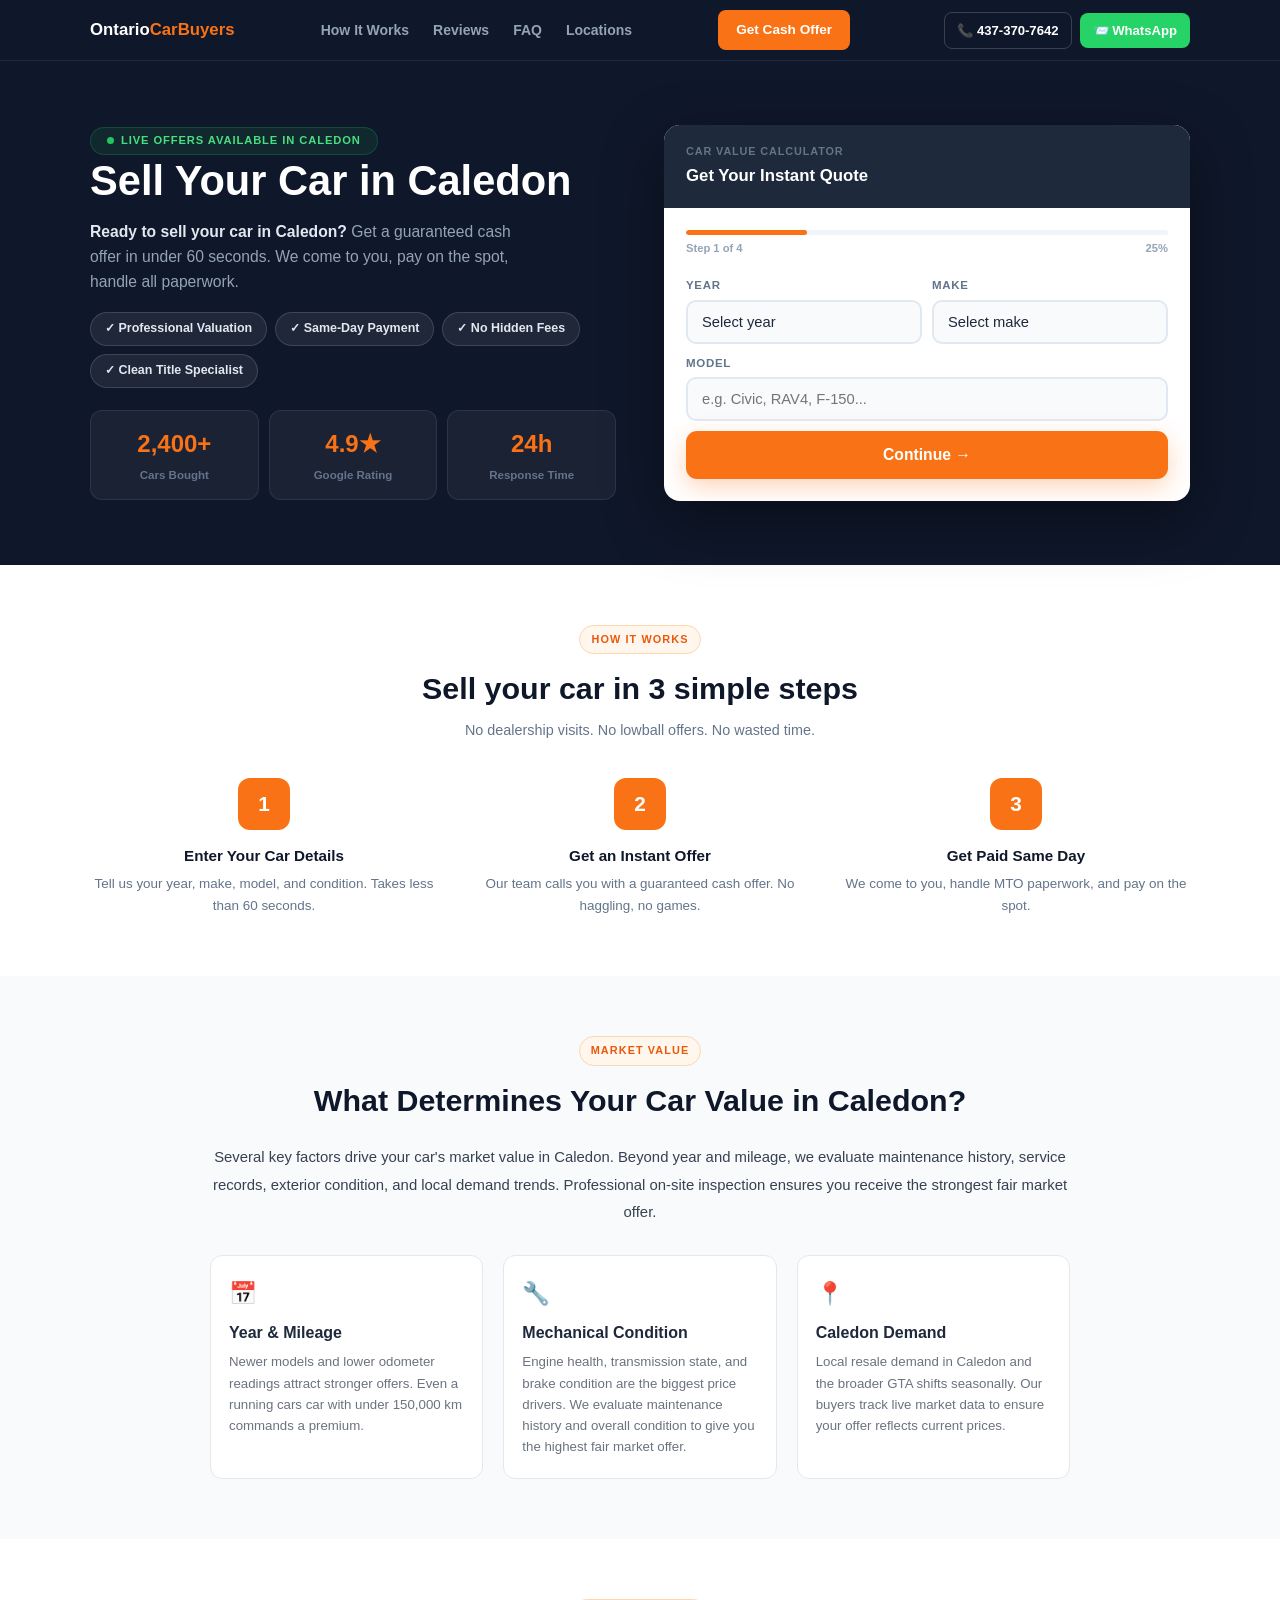
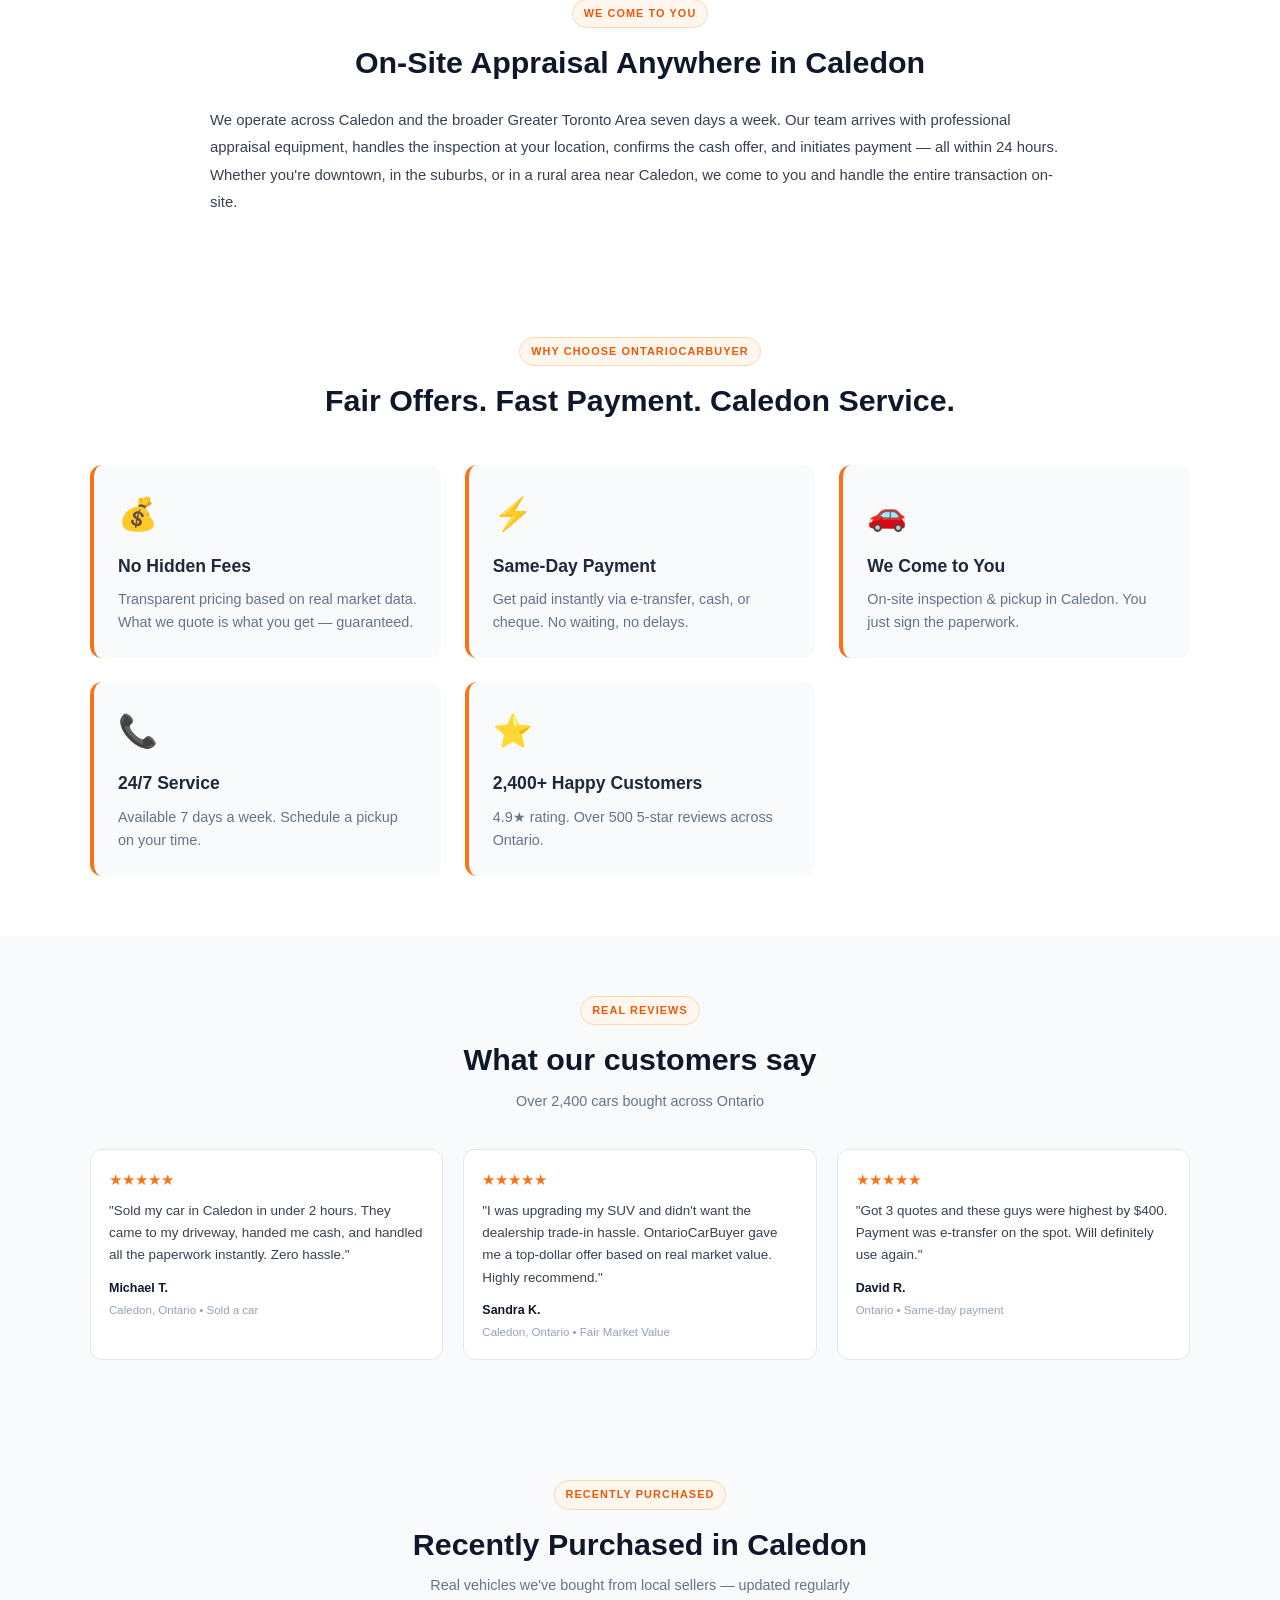
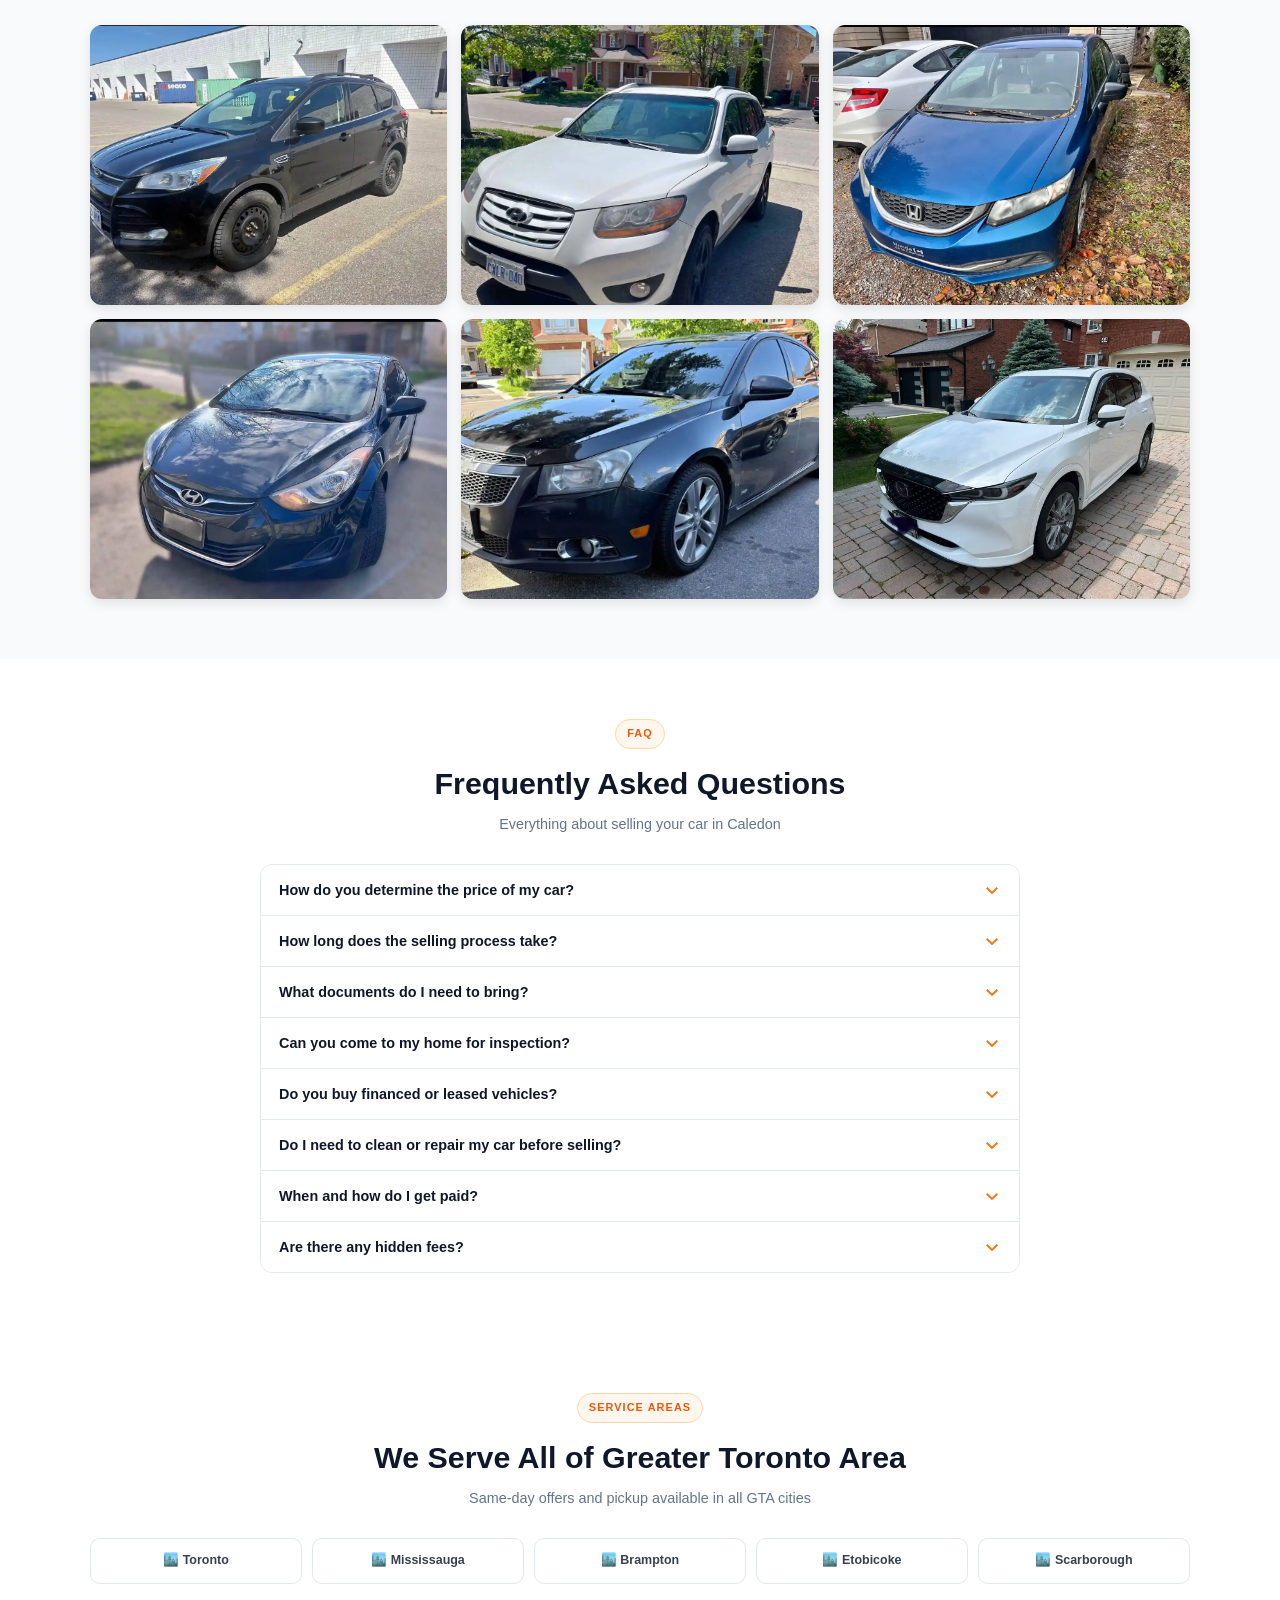
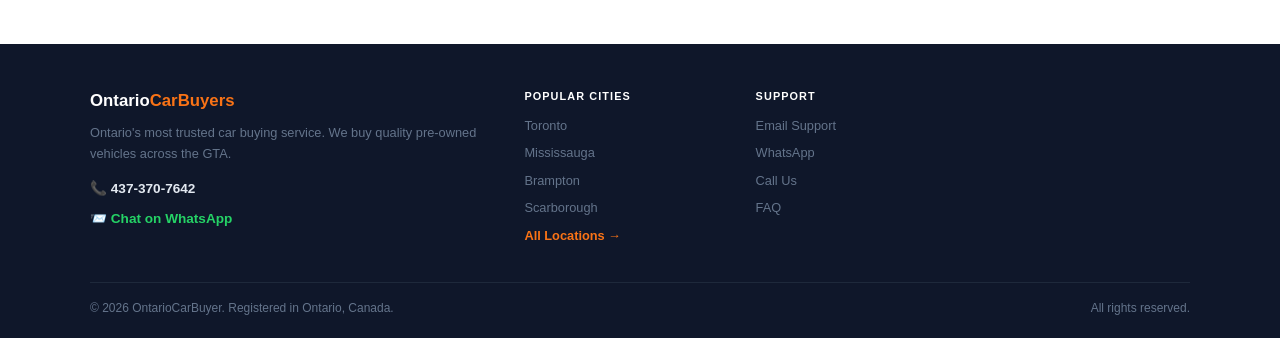
<file: pages/caledon.html>
<!doctype html>
<html lang="en">
<head>
<meta charset="UTF-8">
<meta name="viewport" content="width=device-width,initial-scale=1">
<title>Sell Your Car in Caledon | OntarioCarBuyer — We Buy Cars in Caledon</title>
<meta name="description" content="Get instant cash for your running car in Caledon. Fast offers, hassle-free pickup, trusted buyers.">
<meta name="keywords" content="sell my car Caledon, cash for cars Caledon, sell car Caledon, car buyers Ontario, instant quote">
<meta name="robots" content="index,follow">
<link rel="icon" href="/favicon.png" type="image/png" sizes="96x96">
<link rel="shortcut icon" href="/favicon.png">
<link rel="apple-touch-icon" href="/favicon.png">
<link rel="canonical" href="https://ontariocarbuyer.ca/caledon">
<meta property="og:title" content="Sell Your Car in Caledon | OntarioCarBuyer">
<meta property="og:description" content="Selling your car in Caledon? OntarioCarBuyer pays top dollar cash — same-day pickup, no hassle, instant offer in 60 seconds.">
<meta property="og:url" content="https://ontariocarbuyer.ca/caledon">
<meta property="og:type" content="website">
<meta property="og:image" content="https://ontariocarbuyer.ca/og-image.jpg">
<meta name="twitter:card" content="summary_large_image">
<script type="application/ld+json">{"@context":"https://schema.org","@type":"WebSite","name":"Ontario Car Buyer","url":"https://ontariocarbuyer.ca"}</script>
<script type="application/ld+json">{"@context":"https://schema.org","@type":"AutoDealer","name":"OntarioCarBuyer","url":"https://ontariocarbuyer.ca","telephone":"+14373707642","address":{"@type":"PostalAddress","addressLocality":"Caledon","addressRegion":"ON","addressCountry":"CA"},"openingHours":"Mo-Su 08:00-20:00","image":"https://ontariocarbuyer.ca/og-image.jpg"}</script>
<script type="application/ld+json">{"@context":"https://schema.org","@type":"FAQPage","mainEntity":[{"@type":"Question","name":"How do I sell my car in Caledon?","acceptedAnswer":{"@type":"Answer","text":"Fill out our 60-second form, get a guaranteed cash offer by phone, then schedule free same-day pickup in Caledon."}},{"@type":"Question","name":"Do you buy running cars cars in Caledon?","acceptedAnswer":{"@type":"Answer","text":"Yes — we buy all running cars vehicles in Caledon. Professional on-site appraisal and same-day payment included."}},{"@type":"Question","name":"How fast will I get paid for my car in Caledon?","acceptedAnswer":{"@type":"Answer","text":"Same day. We offer e-transfer, cash, or certified cheque at the time of pickup."}}]}</script>
<style>
*{box-sizing:border-box;margin:0;padding:0}

body{font-family:-apple-system,BlinkMacSystemFont,'Segoe UI',Helvetica,sans-serif;color:#1e293b;background:#f8fafc;line-height:1.6}
a{color:inherit;text-decoration:none}
/* NAV */
nav{background:#0f172a;padding:0 20px;position:sticky;top:0;z-index:100;border-bottom:1px solid rgba(255,255,255,.08)}
.nav-i{max-width:1100px;margin:0 auto;display:flex;align-items:center;justify-content:space-between;height:60px}
.logo{color:#fff;font-weight:800;font-size:1.05rem}.logo b{color:#f97316}
.nav-links{display:flex;gap:24px;font-size:.875rem;font-weight:600;color:#94a3b8}
.nav-links a:hover{color:#fff}
.nav-cta{background:#f97316;color:#fff!important;font-weight:700;font-size:.85rem;padding:9px 18px;border-radius:8px}
.nav-contacts{display:flex;align-items:center;gap:8px;margin-left:8px}
.nav-phone{color:#fff;font-weight:700;font-size:.82rem;display:flex;align-items:center;gap:4px;padding:7px 12px;border-radius:8px;border:1px solid rgba(255,255,255,.18);transition:border-color .18s}
.nav-phone:hover{border-color:#f97316;color:#f97316}
.nav-wa{background:#25d366;color:#fff!important;font-weight:700;font-size:.82rem;padding:7px 13px;border-radius:8px;display:flex;align-items:center;gap:4px;transition:background .18s}
.nav-wa:hover{background:#1fba58}
/* HERO */
.hero{background:#0f172a;padding:64px 20px}
.hero-i{max-width:1100px;margin:0 auto;display:grid;grid-template-columns:1fr 1fr;gap:48px;align-items:center}
.hero h1{font-size:2.6rem;font-weight:900;color:#fff;line-height:1.15;margin-bottom:14px}
.hero h1 b{color:#f97316}
.hero-desc{color:#94a3b8;font-size:.98rem;margin-bottom:18px;max-width:440px}
.hero-desc strong{color:#e2e8f0}
.badges{display:flex;flex-wrap:wrap;gap:8px;margin-bottom:22px}
.badge{display:inline-flex;align-items:center;gap:5px;background:rgba(255,255,255,.07);border:1px solid rgba(255,255,255,.14);border-radius:20px;padding:6px 14px;font-size:.78rem;color:#e2e8f0;font-weight:600}
.stats{display:grid;grid-template-columns:repeat(3,1fr);gap:10px}
.stat{background:rgba(255,255,255,.05);border:1px solid rgba(255,255,255,.08);border-radius:12px;padding:14px;text-align:center}
.stat-n{font-size:1.5rem;font-weight:900;color:#f97316}
.stat-l{font-size:.72rem;color:#64748b;margin-top:3px;font-weight:600}
/* CARD */
.card{background:#fff;border-radius:16px;overflow:hidden;box-shadow:0 20px 60px rgba(0,0,0,.4)}
.card-h{background:#1e293b;padding:18px 22px}
.card-hl{font-size:.68rem;font-weight:700;text-transform:uppercase;letter-spacing:.08em;color:#64748b;margin-bottom:3px}
.card-ht{color:#fff;font-size:1.05rem;font-weight:800}
.card-b{padding:22px}
.prog-track{background:#f1f5f9;border-radius:99px;height:5px;overflow:hidden;margin-bottom:5px}
.prog-fill{background:#f97316;height:5px;border-radius:99px;transition:width .4s ease}
.prog-meta{display:flex;justify-content:space-between;font-size:.7rem;color:#94a3b8;font-weight:600;margin-bottom:18px}
.step{display:none}.step.active{display:block;animation:fUp .28s ease}
@keyframes fUp{from{opacity:0;transform:translateY(10px)}to{opacity:1;transform:translateY(0)}}
.opt{border:2px solid #e2e8f0;border-radius:12px;padding:14px 16px;margin-bottom:9px;cursor:pointer;transition:all .16s}
.opt:hover,.opt.sel{border-color:#f97316;background:#fff7ed}
.opt-t{font-weight:700;color:#1e293b;font-size:.93rem}
.opt-s{font-size:.8rem;color:#64748b;margin-top:2px}
.fgrp{display:grid;grid-template-columns:1fr 1fr;gap:10px;margin-bottom:10px}
.flbl{font-size:.72rem;font-weight:700;text-transform:uppercase;letter-spacing:.06em;color:#64748b;margin-bottom:5px}
select,input[type=text],input[type=tel]{width:100%;background:#f8fafc;border:2px solid #e2e8f0;border-radius:10px;padding:12px 14px;font-size:.92rem;color:#1e293b;outline:none;-webkit-appearance:none;appearance:none;transition:border-color .18s}
select:focus,input:focus{border-color:#f97316;background:#fff}
.btn{width:100%;background:#f97316;color:#fff;font-weight:800;font-size:.98rem;padding:15px;border:none;border-radius:11px;cursor:pointer;margin-top:6px;box-shadow:0 8px 24px rgba(249,115,22,.3);transition:all .18s}
.btn:hover{background:#ea580c;box-shadow:0 12px 30px rgba(249,115,22,.4)}
.btn:disabled{opacity:.6;cursor:not-allowed}
.back{width:100%;background:none;border:none;color:#94a3b8;font-size:.82rem;font-weight:600;padding:9px;cursor:pointer;margin-top:2px}
.back:hover{color:#475569}
/* SECTIONS */
.sec{padding:60px 20px}
.sec-i{max-width:1100px;margin:0 auto}
.sec-tag{display:inline-block;background:#fff7ed;border:1px solid #fed7aa;color:#ea580c;font-size:.68rem;font-weight:800;text-transform:uppercase;letter-spacing:.1em;padding:5px 11px;border-radius:20px;margin-bottom:10px}
.sec-h{font-size:1.9rem;font-weight:900;color:#0f172a;margin-bottom:6px}
.sec-s{color:#64748b;font-size:.9rem}
/* HOW */
.how-g{display:grid;grid-template-columns:repeat(3,1fr);gap:28px;margin-top:36px}
.how-item{text-align:center}
.how-n{width:52px;height:52px;background:#f97316;border-radius:12px;font-size:1.3rem;font-weight:900;color:#fff;display:flex;align-items:center;justify-content:center;margin:0 auto 14px}
.how-t{font-size:.95rem;font-weight:800;color:#0f172a;margin-bottom:5px}
.how-d{font-size:.84rem;color:#64748b}
/* REVIEWS */
.rev-g{display:grid;grid-template-columns:repeat(3,1fr);gap:20px;margin-top:36px}
.market-grid{display:grid;grid-template-columns:repeat(3,1fr);gap:20px}
.rev{background:#fff;border:1px solid #e2e8f0;border-radius:12px;padding:18px}
.rev-stars{color:#f97316;font-size:.95rem;margin-bottom:8px}
.rev-txt{font-size:.84rem;color:#374151;margin-bottom:12px;line-height:1.65}
.rev-auth{font-size:.78rem;font-weight:700;color:#0f172a}
.rev-meta{font-size:.72rem;color:#94a3b8;margin-top:2px}
/* FAQ */
.faq-list{margin-top:28px;border:1px solid #e2e8f0;border-radius:12px;overflow:hidden}
.faq-item{border-bottom:1px solid #e2e8f0}.faq-item:last-child{border-bottom:none}
.faq-q{width:100%;background:#fff;border:none;text-align:left;padding:16px 18px;font-size:.9rem;font-weight:700;color:#0f172a;cursor:pointer;display:flex;justify-content:space-between;align-items:center;gap:12px}
.faq-q:hover{background:#f8fafc}
.faq-ic{width:18px;height:18px;flex-shrink:0;color:#f97316;transition:transform .2s}
.faq-a{display:none;padding:0 18px 16px;font-size:.84rem;color:#64748b;line-height:1.7}
/* LINKS */
.lg{display:grid;grid-template-columns:repeat(5,1fr);gap:10px;margin-top:28px}
.lc{background:#fff;border:1px solid #e2e8f0;border-radius:10px;padding:12px;text-align:center;font-size:.78rem;font-weight:700;color:#374151;transition:all .16s}
.lc:hover{border-color:#f97316;color:#f97316;background:#fff7ed}
/* GALLERY */
.gallery-grid{display:grid;grid-template-columns:repeat(auto-fit,minmax(280px,1fr));gap:14px;margin-top:28px}
.gallery-item{position:relative;overflow:hidden;border-radius:12px;height:280px;cursor:pointer;transition:all .3s;box-shadow:0 4px 12px rgba(0,0,0,.1)}
.gallery-item img{width:100%;height:100%;object-fit:cover;transition:transform .3s}
.gallery-item:hover{box-shadow:0 8px 24px rgba(0,0,0,.15)}
.gallery-item:hover img{transform:scale(1.05)}
/* FOOTER */
footer{background:#0f172a;padding:44px 20px 20px;color:#64748b}
.ft-i{max-width:1100px;margin:0 auto}
.ft-g{display:grid;grid-template-columns:2fr 1fr 1fr 1fr;gap:28px;margin-bottom:36px}
.ft-brand{color:#fff;font-weight:800;font-size:1.05rem;margin-bottom:8px}.ft-brand b{color:#f97316}
.ft-desc{font-size:.8rem;line-height:1.6}
.ft-ct{color:#fff;font-size:.68rem;font-weight:800;text-transform:uppercase;letter-spacing:.1em;margin-bottom:10px}
.ft-ul{list-style:none;display:flex;flex-direction:column;gap:7px;font-size:.8rem}
.ft-ul a:hover{color:#f97316}
.ft-bot{border-top:1px solid #1e293b;padding-top:16px;display:flex;justify-content:space-between;font-size:.75rem}
/* STICKY */
.sc{display:none;position:fixed;bottom:0;left:0;right:0;z-index:99;padding:10px 14px;background:#0f172a;border-top:1px solid rgba(255,255,255,.08)}
.sc a{display:block;background:#f97316;color:#fff;font-weight:800;text-align:center;padding:13px;border-radius:10px;font-size:.92rem}
/* RESPONSIVE */
@media(max-width:900px){
  .nav-links{display:none}
  .nav-contacts{display:none}
  .hero{padding:48px 16px 56px}
  .hero-i{grid-template-columns:1fr;gap:32px}
  .hero h1{font-size:2rem}
  .stats{max-width:360px}
  .how-g{grid-template-columns:1fr;max-width:420px;margin-left:auto;margin-right:auto}
  .rev-g{grid-template-columns:1fr}
  .lg{grid-template-columns:repeat(3,1fr)}
  .ft-g{grid-template-columns:1fr 1fr}
  /* calculator card full width on tablet */
  .card{max-width:480px;margin:0 auto;width:100%}
}
@media(max-width:600px){
  .hero{padding:16px 14px 70px}
  .hero h1{font-size:1.7rem;line-height:1.2}
  .hero-desc{font-size:.9rem}
  .badges{gap:6px}
  .badge{font-size:.72rem;padding:5px 10px}
  .stats{grid-template-columns:repeat(3,1fr)}
  .stat{padding:10px 6px}
  .stat-n{font-size:1.2rem}
  .stat-l{font-size:.65rem}
  .sec{padding:44px 14px}
  .sec-h{font-size:1.5rem}
  .how-g{grid-template-columns:1fr;gap:20px}
  .how-n{width:44px;height:44px;font-size:1.1rem}
  .rev-g{grid-template-columns:1fr}
  .card-grid{grid-template-columns:1fr}
  .market-grid{grid-template-columns:1fr}
  .lg{grid-template-columns:repeat(2,1fr);gap:8px}
  .lc{font-size:.75rem;padding:10px 6px}
  .ft-g{grid-template-columns:1fr}
  .ft-bot{flex-direction:column;gap:6px;text-align:center}
  .fgrp{grid-template-columns:1fr}
  .card-b{padding:16px}
  .btn{font-size:.92rem;padding:14px}
  .sc{display:block}
  body{padding-bottom:64px}
  /* mobile: live offers positioned higher */
  .live-offers-badge{margin-bottom:20px !important}
  /* nav */
  .nav-cta{font-size:.78rem;padding:7px 13px}
}
@media(max-width:380px){
  .hero h1{font-size:1.5rem}
  .lg{grid-template-columns:repeat(2,1fr)}
  .stats{gap:6px}
}
</style>
<meta name="google-site-verification" content="lKrwne2Hr2_G0G8Ra5-XggrLr59CdqjsJCM1KiJGEAc" />
</head>
<body>

<nav>
  <div class="nav-i">
    <a href="../" class="logo">Ontario<b>CarBuyers</b></a>
    <div class="nav-links">
      <a href="#how-it-works">How It Works</a>
      <a href="#reviews">Reviews</a>
      <a href="#faq">FAQ</a>
      <a href="#locations">Locations</a>
    </div>
    <a href="#calculator" class="nav-cta">Get Cash Offer</a>
    <div class="nav-contacts">
      <a href="tel:+14373707642" class="nav-phone">&#128222; 437-370-7642</a>
      <a href="https://wa.me/4373707642" target="_blank" class="nav-wa">&#128232; WhatsApp</a>
    </div>
  </div>
</nav>

<section class="hero">
  <div class="hero-i">
    <div>
      <div class="live-offers-badge" style="display:inline-flex;align-items:center;gap:7px;background:rgba(34,197,94,.1);border:1px solid rgba(34,197,94,.22);color:#4ade80;font-size:.7rem;font-weight:700;text-transform:uppercase;letter-spacing:.08em;padding:4px 16px;border-radius:30px;margin-bottom:2px">
        <span style="width:7px;height:7px;background:#22c55e;border-radius:50%;display:inline-block;animation:lp 1.5s infinite"></span>
        Live Offers Available in Caledon
      </div>
      <style>@keyframes lp{0%,100%{opacity:1}50%{opacity:.4}}</style>
      <h1>Sell Your Car in Caledon</h1>
      <p class="hero-desc"><strong>Ready to sell your car in Caledon?</strong> Get a guaranteed cash offer in under 60 seconds. We come to you, pay on the spot, handle all paperwork.</p>
      <div class="badges">
        <span class="badge">&#10003; Professional Valuation</span>
        <span class="badge">&#10003; Same-Day Payment</span>
        <span class="badge">&#10003; No Hidden Fees</span>
        <span class="badge">&#10003; Clean Title Specialist</span>
      </div>
      <div class="stats">
        <div class="stat"><div class="stat-n">2,400+</div><div class="stat-l">Cars Bought</div></div>
        <div class="stat"><div class="stat-n">4.9&#9733;</div><div class="stat-l">Google Rating</div></div>
        <div class="stat"><div class="stat-n">24h</div><div class="stat-l">Response Time</div></div>
      </div>
    </div>

    <div id="calculator" class="card">
      <div class="card-h">
        <div class="card-hl">Car Value Calculator</div>
        <div class="card-ht">Get Your Instant Quote</div>
      </div>
      <div class="card-b">
        <div class="prog-track"><div class="prog-fill" id="prog" style="width:25%"></div></div>
        <div class="prog-meta"><span id="slbl">Step 1 of 4</span><span id="spct">25%</span></div>

        <div class="step active" id="step-1">
          <div class="fgrp">
            <div>
              <div class="flbl">Year</div>
              <select id="car-year"><option value="">Select year</option></select>
            </div>
            <div>
              <div class="flbl">Make</div>
              <select id="car-make">
                <option value="">Select make</option>
                <option>Acura</option><option>Audi</option><option>BMW</option><option>Buick</option><option>Cadillac</option>
                <option>Chevrolet</option><option>Chrysler</option><option>Dodge</option><option>Ford</option><option>GMC</option>
                <option>Honda</option><option>Hyundai</option><option>Infiniti</option><option>Jeep</option><option>Kia</option>
                <option>Lexus</option><option>Mazda</option><option>Mercedes-Benz</option><option>Mitsubishi</option><option>Nissan</option>
                <option>Ram</option><option>Subaru</option><option>Tesla</option><option>Toyota</option><option>Volkswagen</option>
                <option>Volvo</option><option>Other</option>
              </select>
            </div>
          </div>
          <div class="flbl">Model</div>
          <input id="car-model" type="text" placeholder="e.g. Civic, RAV4, F-150..." style="margin-bottom:4px">
          <button class="btn" onclick="goStep(2)">Continue &#8594;</button>
        </div>

        <div class="step" id="step-2">
          <div style="font-size:.95rem;font-weight:800;color:#0f172a;margin-bottom:3px">Does it drive?</div>
          <div style="font-size:.8rem;color:#64748b;margin-bottom:14px">Tell us about your vehicle&#8217;s current condition</div>
          <div class="opt" onclick="pick(this,'drv','yes',3)">
            <div class="opt-t">&#9989; Yes, it drives</div><div class="opt-s">Runs fine or has minor issues</div>
          </div>
          <div class="opt" onclick="pick(this,'drv','no',3)">
            <div class="opt-t">&#128663; Has mechanical issues</div><div class="opt-s">Needs repairs or professional assessment</div>
          </div>
          <button class="back" onclick="goStep(1)">&#8592; Back</button>
        </div>

        <div class="step" id="step-3">
          <div style="font-size:.95rem;font-weight:800;color:#0f172a;margin-bottom:3px">Do you own it outright?</div>
          <div style="font-size:.8rem;color:#64748b;margin-bottom:14px">We handle lien payoffs &#8212; no stress</div>
          <div class="opt" onclick="pick(this,'own','owned',4)">
            <div class="opt-t">&#128273; I own it fully</div><div class="opt-s">No loan, fully paid off</div>
          </div>
          <div class="opt" onclick="pick(this,'own','loan',4)">
            <div class="opt-t">&#128179; Still on a loan</div><div class="opt-s">Financing or lease remaining</div>
          </div>
          <button class="back" onclick="goStep(2)">&#8592; Back</button>
        </div>

        <div class="step" id="step-4">
          <div style="text-align:center;margin-bottom:18px">
            <div style="font-size:2rem;margin-bottom:8px">&#128293;</div>
            <div style="font-size:.98rem;font-weight:800;color:#0f172a">We Buy Your Car in Caledon!</div>
            <div style="font-size:.8rem;color:#64748b;margin-top:3px">Enter your phone to get the instant offer</div>
          </div>
          <div class="flbl">Your Phone Number</div>
          <input type="tel" id="phone-input" placeholder="(647) 000-0000" maxlength="14" inputmode="tel" style="margin-bottom:10px" oninput="this.value=this.value.replace(/[^\d]/g,'').slice(0,10); if(this.value.length===10) this.style.borderColor='#10b981'; else this.style.borderColor='';">
          <button class="btn" id="submit-btn" onclick="sendLead()">&#128293; GET MY CASH OFFER</button>
          <p style="text-align:center;font-size:.7rem;color:#94a3b8;margin-top:9px">No spam. No obligation. 100% free.</p>
          <button class="back" onclick="goStep(3)">&#8592; Back</button>
        </div>

        <div class="step" id="step-success">
          <div style="text-align:center;padding:16px 0">
            <div style="width:60px;height:60px;background:#22c55e;border-radius:50%;display:flex;align-items:center;justify-content:center;margin:0 auto 14px">
              <svg width="28" height="28" fill="none" viewBox="0 0 24 24" stroke="#fff" stroke-width="3"><path d="M5 13l4 4L19 7"/></svg>
            </div>
            <div style="font-size:1.2rem;font-weight:900;color:#0f172a;margin-bottom:8px">You're all set! &#127881;</div>
            <p style="color:#64748b;font-size:.88rem;margin-bottom:14px">A specialist will call you within <strong style="color:#0f172a">5 minutes</strong>.</p>
            <div style="background:#f0fdf4;border:1px solid #bbf7d0;border-radius:10px;padding:13px;font-size:.82rem;color:#166534;font-weight:600">
              &#128222; Expect a call from a <strong>437 area</strong> number shortly.
            </div>
          </div>
        </div>
      </div>
    </div>
  </div>
</section>

<section class="sec" id="how-it-works" style="background:#fff">
  <div class="sec-i" style="text-align:center">
    <span class="sec-tag">How It Works</span>
    <h2 class="sec-h">Sell your car in 3 simple steps</h2>
    <p class="sec-s">No dealership visits. No lowball offers. No wasted time.</p>
    <div class="how-g">
      <div class="how-item">
        <div class="how-n">1</div>
        <div class="how-t">Enter Your Car Details</div>
        <p class="how-d">Tell us your year, make, model, and condition. Takes less than 60 seconds.</p>
      </div>
      <div class="how-item">
        <div class="how-n">2</div>
        <div class="how-t">Get an Instant Offer</div>
        <p class="how-d">Our team calls you with a guaranteed cash offer. No haggling, no games.</p>
      </div>
      <div class="how-item">
        <div class="how-n">3</div>
        <div class="how-t">Get Paid Same Day</div>
        <p class="how-d">We come to you, handle MTO paperwork, and pay on the spot.</p>
      </div>
    </div>
  </div>
</section>



<!-- MARKET VALUE -->
<section class="sec" style="background:#f8fafc">
  <div class="sec-i" style="max-width:860px;margin:0 auto">
    <div style="text-align:center">
      <span class="sec-tag">Market Value</span>
      <h2 class="sec-h">What Determines Your Car Value in Caledon?</h2>
      <p style="color:#374151;font-size:.93rem;line-height:1.85;margin:20px 0 28px">Several key factors drive your car's market value in Caledon. Beyond year and mileage, we evaluate maintenance history, service records, exterior condition, and local demand trends. Professional on-site inspection ensures you receive the strongest fair market offer.</p>
    </div>
    <div class="market-grid">
      <div style="background:#fff;border-radius:12px;padding:20px 18px;border:1px solid #e5e7eb">
        <div style="font-size:1.4rem;margin-bottom:8px">&#128197;</div>
        <div style="font-weight:700;color:#1e293b;margin-bottom:6px">Year &amp; Mileage</div>
        <p style="font-size:.83rem;color:#6b7280;line-height:1.6">Newer models and lower odometer readings attract stronger offers. Even a running cars car with under 150,000 km commands a premium.</p>
      </div>
      <div style="background:#fff;border-radius:12px;padding:20px 18px;border:1px solid #e5e7eb">
        <div style="font-size:1.4rem;margin-bottom:8px">&#128295;</div>
        <div style="font-weight:700;color:#1e293b;margin-bottom:6px">Mechanical Condition</div>
        <p style="font-size:.83rem;color:#6b7280;line-height:1.6">Engine health, transmission state, and brake condition are the biggest price drivers. We evaluate maintenance history and overall condition to give you the highest fair market offer.</p>
      </div>
      <div style="background:#fff;border-radius:12px;padding:20px 18px;border:1px solid #e5e7eb">
        <div style="font-size:1.4rem;margin-bottom:8px">&#128205;</div>
        <div style="font-weight:700;color:#1e293b;margin-bottom:6px">Caledon Demand</div>
        <p style="font-size:.83rem;color:#6b7280;line-height:1.6">Local resale demand in Caledon and the broader GTA shifts seasonally. Our buyers track live market data to ensure your offer reflects current prices.</p>
      </div>
    </div>
  </div>
</section>

<!-- LOCAL PRESENCE -->
<section class="sec" style="background:#fff">
  <div class="sec-i" style="max-width:860px;margin:0 auto">
    <div style="text-align:center">
      <span class="sec-tag">We Come to You</span>
      <h2 class="sec-h">On-Site Appraisal Anywhere in Caledon</h2>
    </div>
    <div style="color:#374151;font-size:.93rem;line-height:1.85;margin-top:20px">
      <p>We operate across Caledon and the broader Greater Toronto Area seven days a week. Our team arrives with professional appraisal equipment, handles the inspection at your location, confirms the cash offer, and initiates payment — all within 24 hours. Whether you're downtown, in the suburbs, or in a rural area near Caledon, we come to you and handle the entire transaction on-site.</p>
    </div>
  </div>
</section>

<!-- WHY CHOOSE US -->
<section class="sec" style="background:#fff">
  <div class="sec-i">
    <div style="text-align:center;margin-bottom:40px">
      <span class="sec-tag">Why Choose OntarioCarBuyer</span>
      <h2 class="sec-h">Fair Offers. Fast Payment. Caledon Service.</h2>
    </div>
    <div style="display:grid;grid-template-columns:repeat(auto-fit,minmax(280px,1fr));gap:24px;margin-top:30px">
      <div style="background:#f8fafc;padding:24px;border-radius:12px;border-left:4px solid #f97316">
        <div style="font-size:32px;margin-bottom:12px">💰</div>
        <h3 style="font-size:1.1rem;font-weight:700;margin-bottom:8px;color:#1e293b">No Hidden Fees</h3>
        <p style="color:#64748b;font-size:.9rem;line-height:1.6">Transparent pricing based on real market data. What we quote is what you get — guaranteed.</p>
      </div>
      <div style="background:#f8fafc;padding:24px;border-radius:12px;border-left:4px solid #f97316">
        <div style="font-size:32px;margin-bottom:12px">⚡</div>
        <h3 style="font-size:1.1rem;font-weight:700;margin-bottom:8px;color:#1e293b">Same-Day Payment</h3>
        <p style="color:#64748b;font-size:.9rem;line-height:1.6">Get paid instantly via e-transfer, cash, or cheque. No waiting, no delays.</p>
      </div>
      <div style="background:#f8fafc;padding:24px;border-radius:12px;border-left:4px solid #f97316">
        <div style="font-size:32px;margin-bottom:12px">🚗</div>
        <h3 style="font-size:1.1rem;font-weight:700;margin-bottom:8px;color:#1e293b">We Come to You</h3>
        <p style="color:#64748b;font-size:.9rem;line-height:1.6">On-site inspection & pickup in Caledon. You just sign the paperwork.</p>
      </div>

      <div style="background:#f8fafc;padding:24px;border-radius:12px;border-left:4px solid #f97316">
        <div style="font-size:32px;margin-bottom:12px">📞</div>
        <h3 style="font-size:1.1rem;font-weight:700;margin-bottom:8px;color:#1e293b">24/7 Service</h3>
        <p style="color:#64748b;font-size:.9rem;line-height:1.6">Available 7 days a week. Schedule a pickup on your time.</p>
      </div>
      <div style="background:#f8fafc;padding:24px;border-radius:12px;border-left:4px solid #f97316">
        <div style="font-size:32px;margin-bottom:12px">⭐</div>
        <h3 style="font-size:1.1rem;font-weight:700;margin-bottom:8px;color:#1e293b">2,400+ Happy Customers</h3>
        <p style="color:#64748b;font-size:.9rem;line-height:1.6">4.9★ rating. Over 500 5-star reviews across Ontario.</p>
      </div>
    </div>
  </div>
</section>

<section class="sec" id="reviews" style="background:#f8fafc">
  <div class="sec-i" style="text-align:center">
    <span class="sec-tag">Real Reviews</span>
    <h2 class="sec-h">What our customers say</h2>
    <p class="sec-s">Over 2,400 cars bought across Ontario</p>
  </div>
  <div class="sec-i">
    <div class="rev-g">
      <div class="rev">
        <div class="rev-stars">&#9733;&#9733;&#9733;&#9733;&#9733;</div>
        <p class="rev-txt">"Sold my car in Caledon in under 2 hours. They came to my driveway, handed me cash, and handled all the paperwork instantly. Zero hassle."</p>
        <div class="rev-auth">Michael T.</div>
        <div class="rev-meta">Caledon, Ontario &bull; Sold a car</div>
      </div>
      <div class="rev">
        <div class="rev-stars">&#9733;&#9733;&#9733;&#9733;&#9733;</div>
        <p class="rev-txt">"I was upgrading my SUV and didn't want the dealership trade-in hassle. OntarioCarBuyer gave me a top-dollar offer based on real market value. Highly recommend."</p>
        <div class="rev-auth">Sandra K.</div>
        <div class="rev-meta">Caledon, Ontario &bull; Fair Market Value</div>
      </div>
      <div class="rev">
        <div class="rev-stars">&#9733;&#9733;&#9733;&#9733;&#9733;</div>
        <p class="rev-txt">"Got 3 quotes and these guys were highest by $400. Payment was e-transfer on the spot. Will definitely use again."</p>
        <div class="rev-auth">David R.</div>
        <div class="rev-meta">Ontario &bull; Same-day payment</div>
      </div>
    </div>
  </div>
</section>

<section class="sec" style="background:#f8fafc">
  <div class="sec-i" style="max-width:1100px;margin:0 auto">
    <div style="text-align:center;margin-bottom:18px">
      <span class="sec-tag">Recently Purchased</span>
      <h2 class="sec-h">Recently Purchased in Caledon</h2>
      <p class="sec-s">Real vehicles we've bought from local sellers — updated regularly</p>
    </div>
    <div class="gallery-grid" id="galleryGrid"></div>
  </div>
</section>

<section class="sec" id="faq" style="background:#fff">
  <div class="sec-i" style="max-width:760px;margin:0 auto">
    <div style="text-align:center">
      <span class="sec-tag">FAQ</span>
      <h2 class="sec-h">Frequently Asked Questions</h2>
      <p class="sec-s">Everything about selling your car in Caledon</p>
    </div>
    <div class="faq-list">
      <div class="faq-item">
        <button class="faq-q" onclick="faq(this)">How do you determine the price of my car?<svg class="faq-ic" fill="none" viewBox="0 0 24 24" stroke="currentColor" stroke-width="2.5"><path d="M19 9l-7 7-7-7"/></svg></button>
        <div class="faq-a">We analyze your car's year, make, model, mileage, and condition using current market data. Our valuation reflects real Caledon market rates—fair and transparent.</div>
      </div>
      <div class="faq-item">
        <button class="faq-q" onclick="faq(this)">How long does the selling process take?<svg class="faq-ic" fill="none" viewBox="0 0 24 24" stroke="currentColor" stroke-width="2.5"><path d="M19 9l-7 7-7-7"/></svg></button>
        <div class="faq-a">Once inspection is complete, the entire process takes about 10 minutes. We handle paperwork, title transfer, plate removal—everything.</div>
      </div>
      <div class="faq-item">
        <button class="faq-q" onclick="faq(this)">What documents do I need to bring?<svg class="faq-ic" fill="none" viewBox="0 0 24 24" stroke="currentColor" stroke-width="2.5"><path d="M19 9l-7 7-7-7"/></svg></button>
        <div class="faq-a">Your vehicle registration, driver's license, and all keys. Service records are optional. We handle the rest.</div>
      </div>
      <div class="faq-item">
        <button class="faq-q" onclick="faq(this)">Can you come to my home for inspection?<svg class="faq-ic" fill="none" viewBox="0 0 24 24" stroke="currentColor" stroke-width="2.5"><path d="M19 9l-7 7-7-7"/></svg></button>
        <div class="faq-a">Absolutely. We schedule a free inspection at your home anywhere in Caledon, or you can visit our location. Your choice.</div>
      </div>
      <div class="faq-item">
        <button class="faq-q" onclick="faq(this)">Do you buy financed or leased vehicles?<svg class="faq-ic" fill="none" viewBox="0 0 24 24" stroke="currentColor" stroke-width="2.5"><path d="M19 9l-7 7-7-7"/></svg></button>
        <div class="faq-a">Yes. We calculate the outstanding balance and settle it during the inspection process. Clean title guaranteed.</div>
      </div>
      <div class="faq-item">
        <button class="faq-q" onclick="faq(this)">Do I need to clean or repair my car before selling?<svg class="faq-ic" fill="none" viewBox="0 0 24 24" stroke="currentColor" stroke-width="2.5"><path d="M19 9l-7 7-7-7"/></svg></button>
        <div class="faq-a">No. We buy cars as-is. No cleaning, repairs, or services required.</div>
      </div>
      <div class="faq-item">
        <button class="faq-q" onclick="faq(this)">When and how do I get paid?<svg class="faq-ic" fill="none" viewBox="0 0 24 24" stroke="currentColor" stroke-width="2.5"><path d="M19 9l-7 7-7-7"/></svg></button>
        <div class="faq-a">Same day. Cash, e-transfer, or certified cheque—your choice at pickup.</div>
      </div>
      <div class="faq-item">
        <button class="faq-q" onclick="faq(this)">Are there any hidden fees?<svg class="faq-ic" fill="none" viewBox="0 0 24 24" stroke="currentColor" stroke-width="2.5"><path d="M19 9l-7 7-7-7"/></svg></button>
        <div class="faq-a">No hidden fees. Valuation and inspection are free. What we quote is final—no surprises.</div>
      </div>
    </div>
  </div>
</section>

<section class="sec" id="locations" style="background:#fff">
  <div class="sec-i">
    <div style="text-align:center">
      <span class="sec-tag">Service Areas</span>
      <h2 class="sec-h">We Serve All of Greater Toronto Area</h2>
      <p class="sec-s">Same-day offers and pickup available in all GTA cities</p>
    </div>
    <div class="lg">
      <a href="toronto.html" class="lc">🏙️ Toronto</a>
      <a href="mississauga.html" class="lc">🏙️ Mississauga</a>
      <a href="brampton.html" class="lc">🏙️ Brampton</a>
      <a href="etobicoke.html" class="lc">🏙️ Etobicoke</a>
      <a href="scarborough.html" class="lc">🏙️ Scarborough</a>
    </div>
  </div>
</section>

<footer>
  <div class="ft-i">
    <div class="ft-g">
      <div>
        <div class="ft-brand">Ontario<b>CarBuyers</b></div>
        <p class="ft-desc">Ontario's most trusted car buying service. We buy quality pre-owned vehicles across the GTA.</p>
        <div style="margin-top:14px;display:flex;flex-direction:column;gap:8px">
          <a href="tel:+14373707642" style="display:inline-flex;align-items:center;gap:7px;color:#e2e8f0;font-size:.85rem;font-weight:700">&#128222; 437-370-7642</a>
          <a href="https://wa.me/4373707642" target="_blank" style="display:inline-flex;align-items:center;gap:7px;color:#25d366;font-size:.85rem;font-weight:700">&#128232; Chat on WhatsApp</a>
        </div>
      </div>
      <div>
        <div class="ft-ct">Popular Cities</div>
        <ul class="ft-ul">
          <li><a href="toronto.html">Toronto</a></li>
          <li><a href="mississauga.html">Mississauga</a></li>
          <li><a href="brampton.html">Brampton</a></li>
          <li><a href="scarborough.html">Scarborough</a></li>
          <li><a href="../" style="color:#f97316;font-weight:700">All Locations &#8594;</a></li>
        </ul>
      </div>
      <div>
        <div class="ft-ct">Support</div>
        <ul class="ft-ul">
          <li><a href="mailto:info@ontariocarbuyer.ca">Email Support</a></li>
          <li><a href="https://wa.me/4373707642">WhatsApp</a></li>
          <li><a href="tel:+14373707642">Call Us</a></li>
          <li><a href="/#faq">FAQ</a></li>
        </ul>
      </div>
    </div>
    <div class="ft-bot">
      <span>&#169; 2026 OntarioCarBuyer. Registered in Ontario, Canada.</span>
      <span>All rights reserved.</span>
    </div>
  </div>
</footer>

<div class="sc">
  <div style="display:grid;grid-template-columns:1fr 1fr 1fr;gap:8px">
    <a href="#calculator" style="display:block;background:#f97316;color:#fff;font-weight:800;text-align:center;padding:12px 6px;border-radius:10px;font-size:.8rem;text-decoration:none">Get Offer</a>
    <a href="tel:+14373707642" style="display:block;background:#1e293b;color:#fff;font-weight:800;text-align:center;padding:12px 6px;border-radius:10px;font-size:.8rem;border:1px solid rgba(255,255,255,.15);text-decoration:none">Call Us</a>
    <a href="https://wa.me/4373707642" target="_blank" style="display:block;background:#25d366;color:#fff;font-weight:800;text-align:center;padding:12px 6px;border-radius:10px;font-size:.8rem;text-decoration:none">WhatsApp</a>
  </div>
</div>

<script>
var L={model:'car',city:'Caledon',condition:'running cars',year:'',make:'',car:'',drv:'',own:'',ph:''};
(function(){var s=document.getElementById('car-year'),y=new Date().getFullYear();for(;y>=1990;y--){var o=document.createElement('option');o.value=y;o.textContent=y;s.appendChild(o);}})();
function show(n){
  document.querySelectorAll('.step').forEach(function(s){s.classList.remove('active');});
  var el=document.getElementById('step-'+n);if(el)el.classList.add('active');
  if(n==='success'){document.getElementById('prog').style.width='100%';document.getElementById('slbl').textContent='Done!';document.getElementById('spct').textContent='100%';return;}
  var p=Math.round(parseInt(n)/4*100);
  document.getElementById('prog').style.width=p+'%';
  document.getElementById('slbl').textContent='Step '+n+' of 4';
  document.getElementById('spct').textContent=p+'%';
}
function goStep(n){
  if(n===2){
    L.year=document.getElementById('car-year').value;
    L.make=document.getElementById('car-make').value;
    L.car=document.getElementById('car-model').value;
    if(!L.year||!L.make||!L.car){
      var b=document.querySelector('#step-1 .btn');
      b.textContent='Please fill all fields';b.style.background='#ef4444';
      setTimeout(function(){b.textContent='Continue \u2192';b.style.background='';},1500);
      return;
    }
  }
  show(n);
}
function pick(el,f,v,nx){
  el.parentElement.querySelectorAll('.opt').forEach(function(c){c.classList.remove('sel');});
  el.classList.add('sel');L[f]=v;setTimeout(function(){show(nx);},260);
}
function sendLead(){
  var raw=document.getElementById('phone-input').value.trim();
  var digits=raw.replace(/\D/g,'');
  var inp=document.getElementById('phone-input');
  // Must be 10 digits, not all same digit, not start with 0 or 1
  var valid=digits.length===10 && !/^(\d)\1{9}$/.test(digits) && digits[0]!=='0' && digits[0]!=='1';
  if(!valid){
    inp.style.borderColor='#ef4444';
    inp.placeholder='Enter a valid 10-digit Canadian number';
    inp.value='';
    setTimeout(function(){inp.style.borderColor='';inp.placeholder='(647) 000-0000';},2500);
    return;
  }
  L.ph=digits;
  var btn=document.getElementById('submit-btn');btn.textContent='Sending...';btn.disabled=true;
  var tok='8455897525:AAHO7mHpOHzW2AvRArGCY5LtYcHe2EHx3Rw',cid='848972882';
  var msg='\uD83D\uDD25 NEW LEAD - OntarioCarBuyer\n'+
    '\uD83D\uDCCD City: '+L.city+'\n'+
    '\uD83D\uDE97 Car: '+L.year+' '+L.make+' '+L.car+'\n'+
    '\u2699\uFE0F Condition: '+L.condition+'\n'+
    '\uD83D\uDEDE Driveable: '+(L.drv==='yes'?'\u2705 Yes':'\uD83D\uDE9B No / Tow needed')+'\n'+
    '\uD83D\uDCB3 Ownership: '+(L.own==='owned'?'\uD83D\uDD13 Fully Owned':'\uD83C\uDFE6 On Loan')+'\n'+
    '\uD83D\uDCDE Phone: +1'+digits+'\n'+
    '\uD83C\uDF10 URL: '+window.location.href;
  fetch('https://api.telegram.org/bot'+tok+'/sendMessage',{
    method:'POST',headers:{'Content-Type':'application/json'},
    body:JSON.stringify({chat_id:cid,text:msg})
  }).catch(function(){}).finally(function(){show('success');});
}
function faq(btn){
  var a=btn.nextElementSibling,op=a.style.display==='block';
  document.querySelectorAll('.faq-a').forEach(function(x){x.style.display='none';});
  document.querySelectorAll('.faq-ic').forEach(function(x){x.style.transform='';});
  if(!op){a.style.display='block';btn.querySelector('.faq-ic').style.transform='rotate(180deg)';}
}

(function(){
  var grid=document.getElementById('galleryGrid');
  if(!grid) return;
  var images=['car-1.webp','car-2.webp','car-3.webp','car-4.webp','car-5.webp','car-6.webp','car-7.webp','car-8.webp','car-9.webp','car-10.webp','car-11.webp','car-12.webp','car-13.webp','car-14.webp'];
  var picked=images.slice().sort(function(){return Math.random()-0.5;}).slice(0,6);
  picked.forEach(function(name){
    var item=document.createElement('article');
    item.className='gallery-item';
    var img=document.createElement('img');
    img.src='/images/'+name;
    img.alt='Recently purchased vehicle';
    img.loading='lazy';
    item.appendChild(img);
    grid.appendChild(item);
  });
})();
</script>
</body>
</html>
</file>
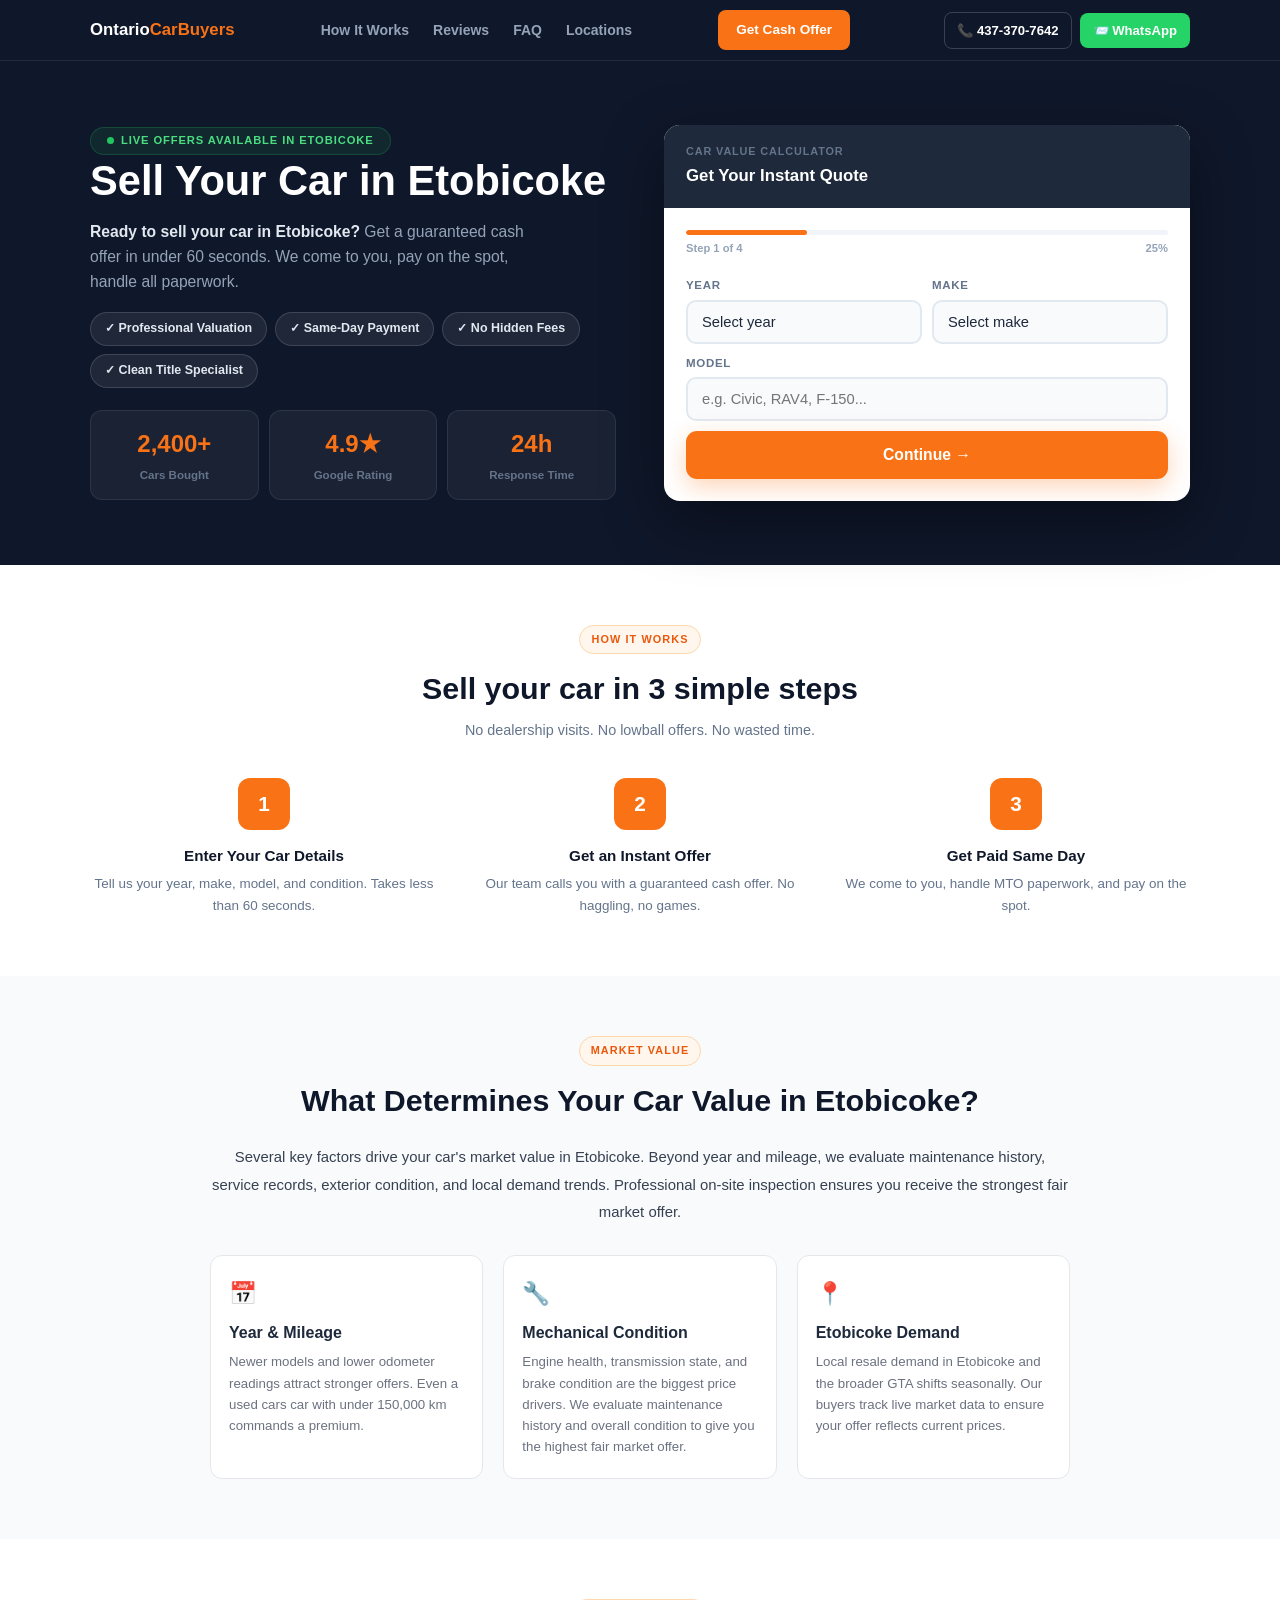
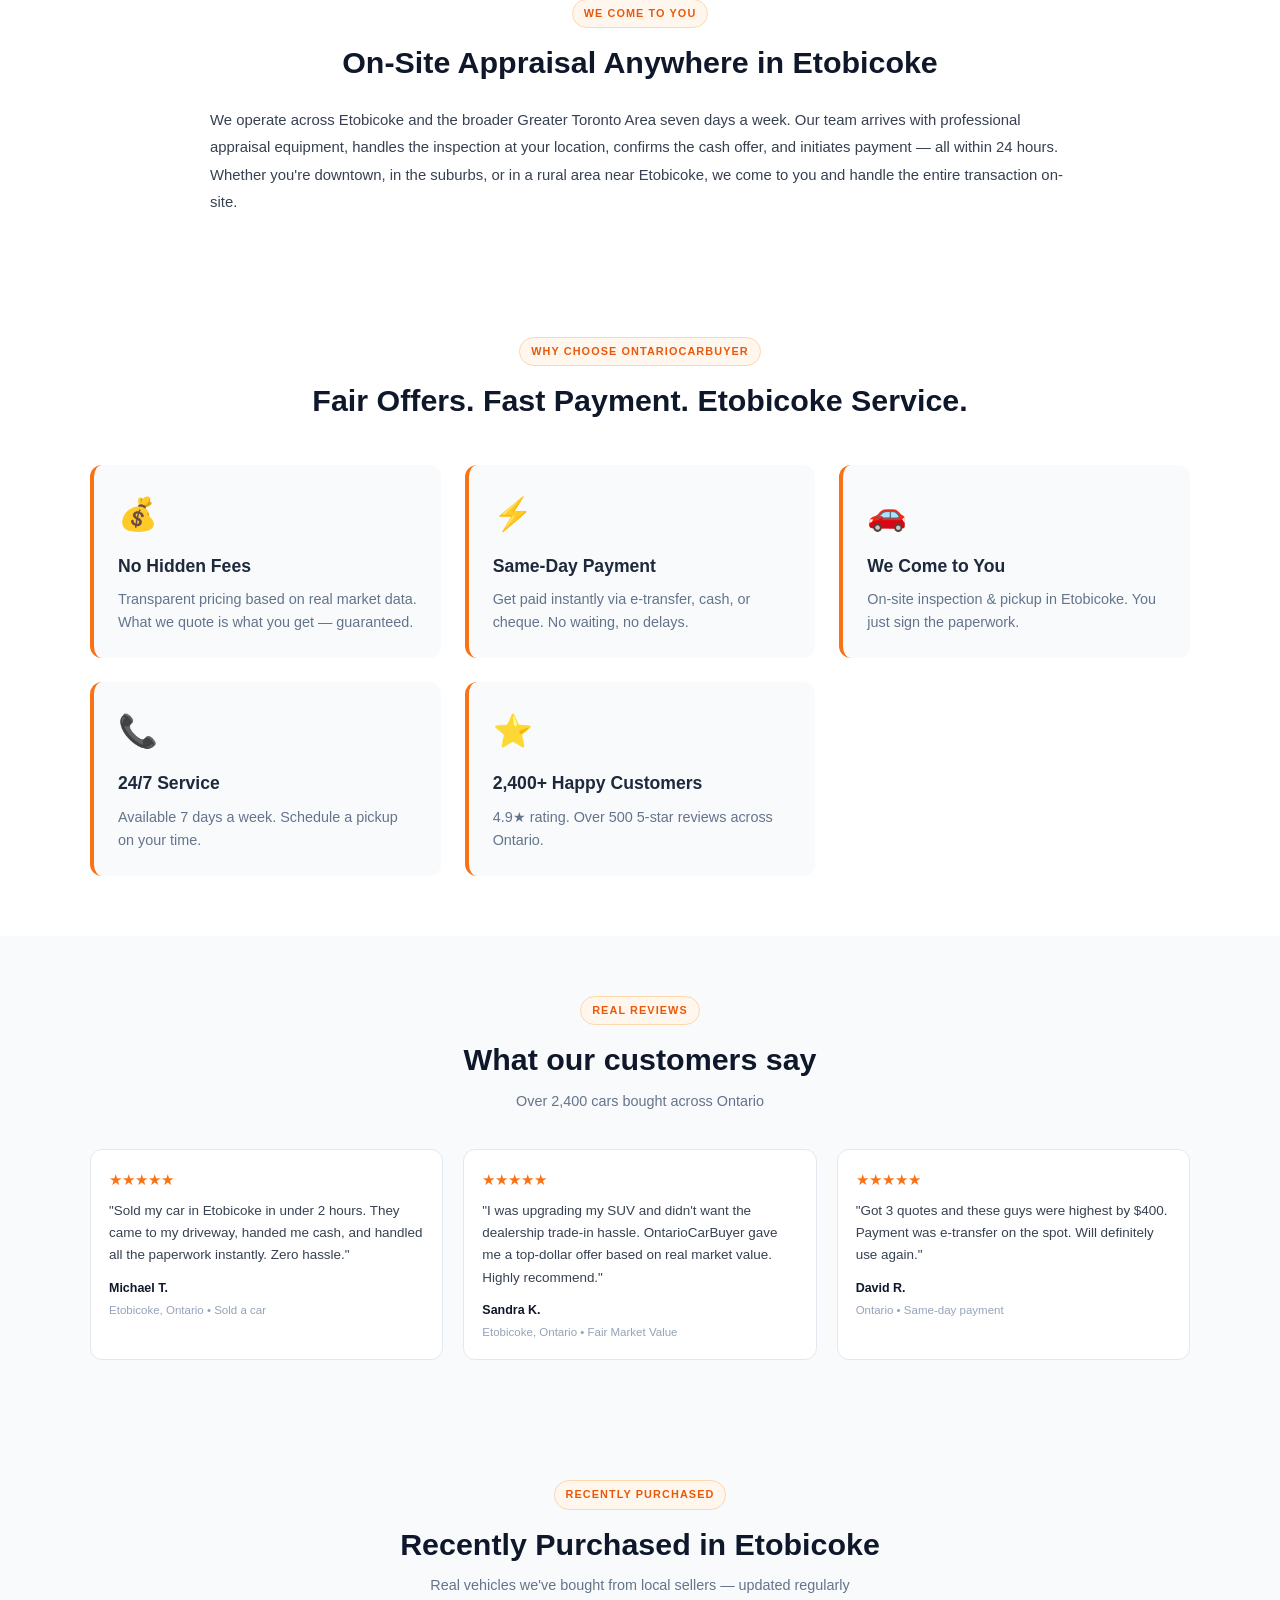
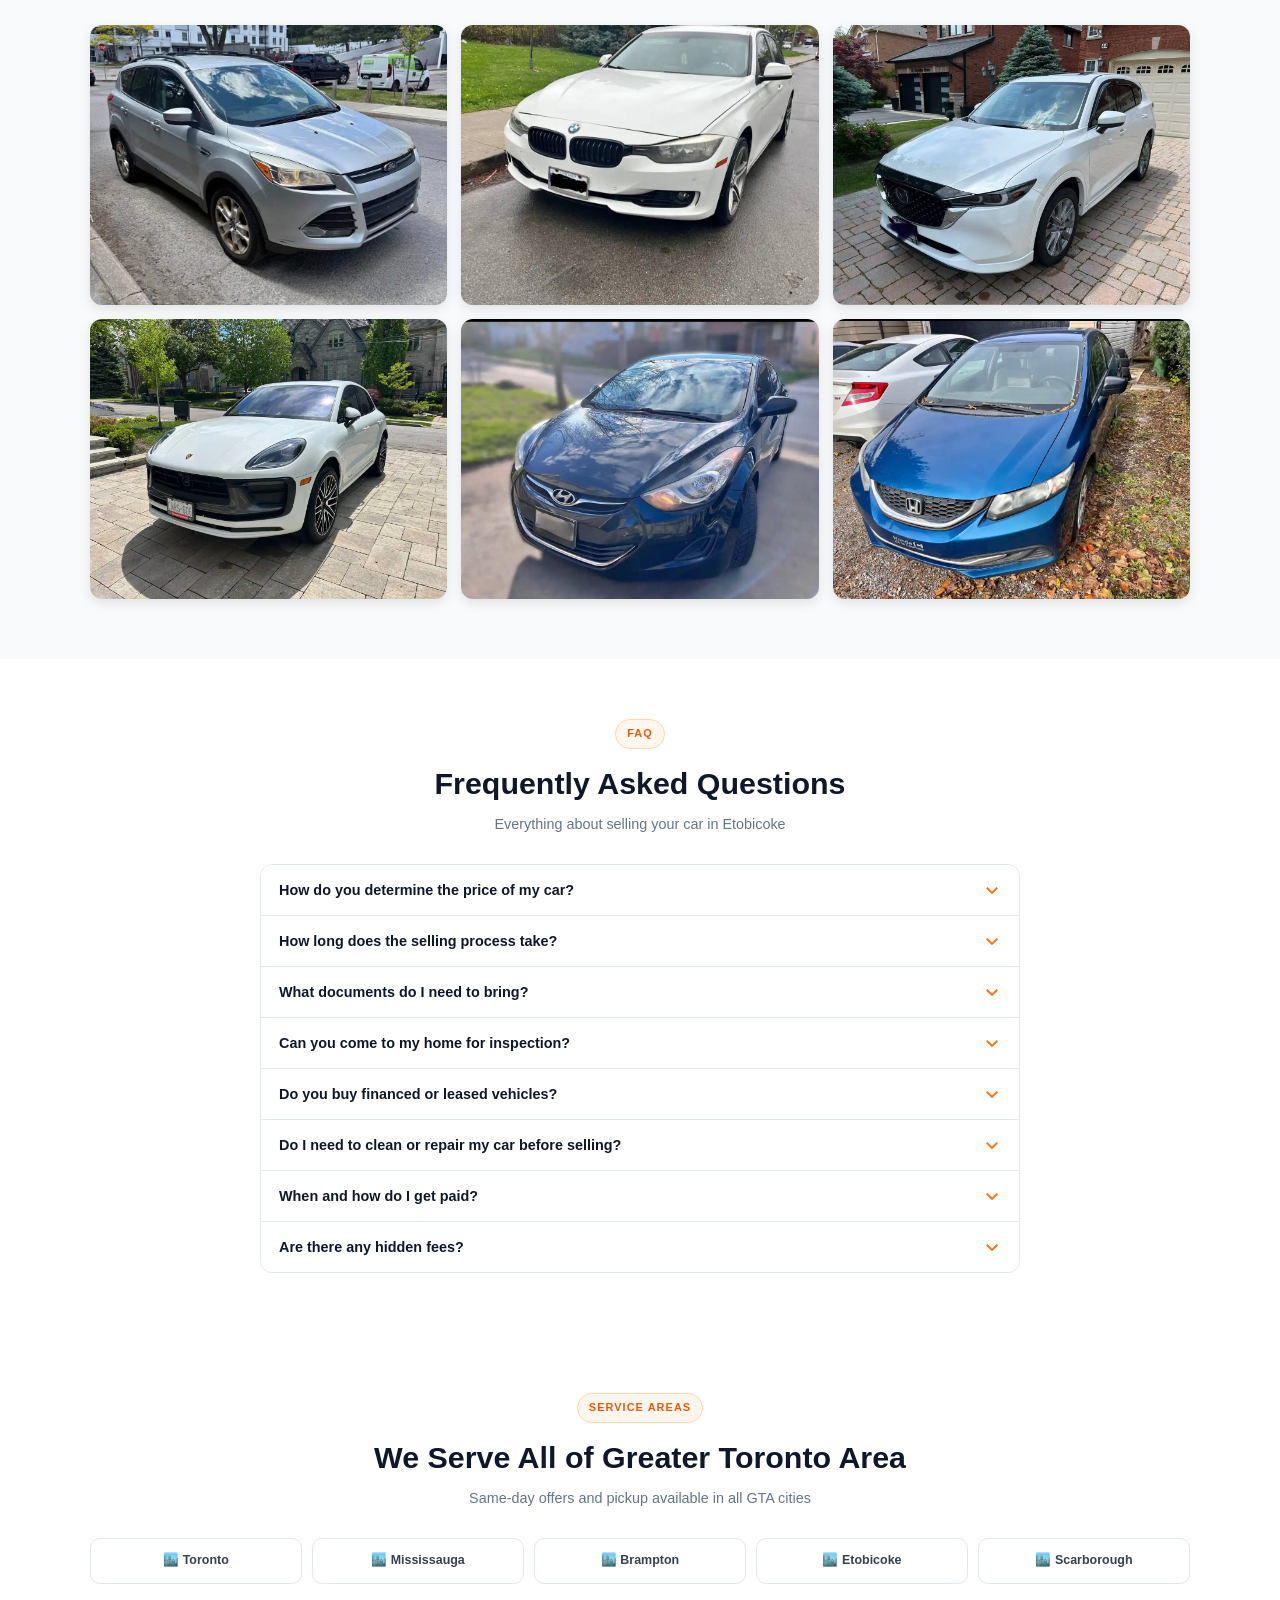
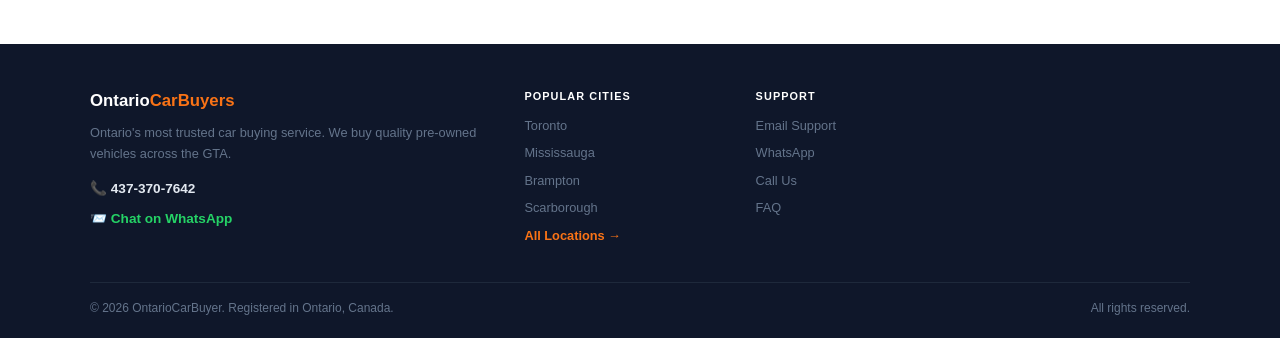
<file: pages/etobicoke.html>
<!doctype html>
<html lang="en">
<head>
<meta charset="UTF-8">
<meta name="viewport" content="width=device-width,initial-scale=1">
<title>Sell Your Car in Etobicoke | OntarioCarBuyer — We Buy Cars in Etobicoke</title>
<meta name="description" content="Sell your used car in Etobicoke for cash. Fast quotes, reliable buyers, same-day payment.">
<meta name="keywords" content="sell my car Etobicoke, cash for cars Etobicoke, sell car Etobicoke, car buyers Ontario, instant quote">
<meta name="robots" content="index,follow">
<link rel="icon" href="/favicon.png" type="image/png" sizes="96x96">
<link rel="shortcut icon" href="/favicon.png">
<link rel="apple-touch-icon" href="/favicon.png">
<link rel="canonical" href="https://ontariocarbuyer.ca/etobicoke">
<meta property="og:title" content="Sell Your Car in Etobicoke | OntarioCarBuyer">
<meta property="og:description" content="Selling your car in Etobicoke? OntarioCarBuyer pays top dollar cash — same-day pickup, no hassle, instant offer in 60 seconds.">
<meta property="og:url" content="https://ontariocarbuyer.ca/etobicoke">
<meta property="og:type" content="website">
<meta property="og:image" content="https://ontariocarbuyer.ca/og-image.jpg">
<meta name="twitter:card" content="summary_large_image">
<script type="application/ld+json">{"@context":"https://schema.org","@type":"WebSite","name":"Ontario Car Buyer","url":"https://ontariocarbuyer.ca"}</script>
<script type="application/ld+json">{"@context":"https://schema.org","@type":"AutoDealer","name":"OntarioCarBuyer","url":"https://ontariocarbuyer.ca","telephone":"+14373707642","address":{"@type":"PostalAddress","addressLocality":"Etobicoke","addressRegion":"ON","addressCountry":"CA"},"openingHours":"Mo-Su 08:00-20:00","image":"https://ontariocarbuyer.ca/og-image.jpg"}</script>
<script type="application/ld+json">{"@context":"https://schema.org","@type":"FAQPage","mainEntity":[{"@type":"Question","name":"How do I sell my car in Etobicoke?","acceptedAnswer":{"@type":"Answer","text":"Fill out our 60-second form, get a guaranteed cash offer by phone, then schedule free same-day pickup in Etobicoke."}},{"@type":"Question","name":"Do you buy used cars cars in Etobicoke?","acceptedAnswer":{"@type":"Answer","text":"Yes — we buy all used cars vehicles in Etobicoke. Professional on-site appraisal and same-day payment included."}},{"@type":"Question","name":"How fast will I get paid for my car in Etobicoke?","acceptedAnswer":{"@type":"Answer","text":"Same day. We offer e-transfer, cash, or certified cheque at the time of pickup."}}]}</script>
<style>
*{box-sizing:border-box;margin:0;padding:0}

body{font-family:-apple-system,BlinkMacSystemFont,'Segoe UI',Helvetica,sans-serif;color:#1e293b;background:#f8fafc;line-height:1.6}
a{color:inherit;text-decoration:none}
/* NAV */
nav{background:#0f172a;padding:0 20px;position:sticky;top:0;z-index:100;border-bottom:1px solid rgba(255,255,255,.08)}
.nav-i{max-width:1100px;margin:0 auto;display:flex;align-items:center;justify-content:space-between;height:60px}
.logo{color:#fff;font-weight:800;font-size:1.05rem}.logo b{color:#f97316}
.nav-links{display:flex;gap:24px;font-size:.875rem;font-weight:600;color:#94a3b8}
.nav-links a:hover{color:#fff}
.nav-cta{background:#f97316;color:#fff!important;font-weight:700;font-size:.85rem;padding:9px 18px;border-radius:8px}
.nav-contacts{display:flex;align-items:center;gap:8px;margin-left:8px}
.nav-phone{color:#fff;font-weight:700;font-size:.82rem;display:flex;align-items:center;gap:4px;padding:7px 12px;border-radius:8px;border:1px solid rgba(255,255,255,.18);transition:border-color .18s}
.nav-phone:hover{border-color:#f97316;color:#f97316}
.nav-wa{background:#25d366;color:#fff!important;font-weight:700;font-size:.82rem;padding:7px 13px;border-radius:8px;display:flex;align-items:center;gap:4px;transition:background .18s}
.nav-wa:hover{background:#1fba58}
/* HERO */
.hero{background:#0f172a;padding:64px 20px}
.hero-i{max-width:1100px;margin:0 auto;display:grid;grid-template-columns:1fr 1fr;gap:48px;align-items:center}
.hero h1{font-size:2.6rem;font-weight:900;color:#fff;line-height:1.15;margin-bottom:14px}
.hero h1 b{color:#f97316}
.hero-desc{color:#94a3b8;font-size:.98rem;margin-bottom:18px;max-width:440px}
.hero-desc strong{color:#e2e8f0}
.badges{display:flex;flex-wrap:wrap;gap:8px;margin-bottom:22px}
.badge{display:inline-flex;align-items:center;gap:5px;background:rgba(255,255,255,.07);border:1px solid rgba(255,255,255,.14);border-radius:20px;padding:6px 14px;font-size:.78rem;color:#e2e8f0;font-weight:600}
.stats{display:grid;grid-template-columns:repeat(3,1fr);gap:10px}
.stat{background:rgba(255,255,255,.05);border:1px solid rgba(255,255,255,.08);border-radius:12px;padding:14px;text-align:center}
.stat-n{font-size:1.5rem;font-weight:900;color:#f97316}
.stat-l{font-size:.72rem;color:#64748b;margin-top:3px;font-weight:600}
/* CARD */
.card{background:#fff;border-radius:16px;overflow:hidden;box-shadow:0 20px 60px rgba(0,0,0,.4)}
.card-h{background:#1e293b;padding:18px 22px}
.card-hl{font-size:.68rem;font-weight:700;text-transform:uppercase;letter-spacing:.08em;color:#64748b;margin-bottom:3px}
.card-ht{color:#fff;font-size:1.05rem;font-weight:800}
.card-b{padding:22px}
.prog-track{background:#f1f5f9;border-radius:99px;height:5px;overflow:hidden;margin-bottom:5px}
.prog-fill{background:#f97316;height:5px;border-radius:99px;transition:width .4s ease}
.prog-meta{display:flex;justify-content:space-between;font-size:.7rem;color:#94a3b8;font-weight:600;margin-bottom:18px}
.step{display:none}.step.active{display:block;animation:fUp .28s ease}
@keyframes fUp{from{opacity:0;transform:translateY(10px)}to{opacity:1;transform:translateY(0)}}
.opt{border:2px solid #e2e8f0;border-radius:12px;padding:14px 16px;margin-bottom:9px;cursor:pointer;transition:all .16s}
.opt:hover,.opt.sel{border-color:#f97316;background:#fff7ed}
.opt-t{font-weight:700;color:#1e293b;font-size:.93rem}
.opt-s{font-size:.8rem;color:#64748b;margin-top:2px}
.fgrp{display:grid;grid-template-columns:1fr 1fr;gap:10px;margin-bottom:10px}
.flbl{font-size:.72rem;font-weight:700;text-transform:uppercase;letter-spacing:.06em;color:#64748b;margin-bottom:5px}
select,input[type=text],input[type=tel]{width:100%;background:#f8fafc;border:2px solid #e2e8f0;border-radius:10px;padding:12px 14px;font-size:.92rem;color:#1e293b;outline:none;-webkit-appearance:none;appearance:none;transition:border-color .18s}
select:focus,input:focus{border-color:#f97316;background:#fff}
.btn{width:100%;background:#f97316;color:#fff;font-weight:800;font-size:.98rem;padding:15px;border:none;border-radius:11px;cursor:pointer;margin-top:6px;box-shadow:0 8px 24px rgba(249,115,22,.3);transition:all .18s}
.btn:hover{background:#ea580c;box-shadow:0 12px 30px rgba(249,115,22,.4)}
.btn:disabled{opacity:.6;cursor:not-allowed}
.back{width:100%;background:none;border:none;color:#94a3b8;font-size:.82rem;font-weight:600;padding:9px;cursor:pointer;margin-top:2px}
.back:hover{color:#475569}
/* SECTIONS */
.sec{padding:60px 20px}
.sec-i{max-width:1100px;margin:0 auto}
.sec-tag{display:inline-block;background:#fff7ed;border:1px solid #fed7aa;color:#ea580c;font-size:.68rem;font-weight:800;text-transform:uppercase;letter-spacing:.1em;padding:5px 11px;border-radius:20px;margin-bottom:10px}
.sec-h{font-size:1.9rem;font-weight:900;color:#0f172a;margin-bottom:6px}
.sec-s{color:#64748b;font-size:.9rem}
/* HOW */
.how-g{display:grid;grid-template-columns:repeat(3,1fr);gap:28px;margin-top:36px}
.how-item{text-align:center}
.how-n{width:52px;height:52px;background:#f97316;border-radius:12px;font-size:1.3rem;font-weight:900;color:#fff;display:flex;align-items:center;justify-content:center;margin:0 auto 14px}
.how-t{font-size:.95rem;font-weight:800;color:#0f172a;margin-bottom:5px}
.how-d{font-size:.84rem;color:#64748b}
/* REVIEWS */
.rev-g{display:grid;grid-template-columns:repeat(3,1fr);gap:20px;margin-top:36px}
.market-grid{display:grid;grid-template-columns:repeat(3,1fr);gap:20px}
.rev{background:#fff;border:1px solid #e2e8f0;border-radius:12px;padding:18px}
.rev-stars{color:#f97316;font-size:.95rem;margin-bottom:8px}
.rev-txt{font-size:.84rem;color:#374151;margin-bottom:12px;line-height:1.65}
.rev-auth{font-size:.78rem;font-weight:700;color:#0f172a}
.rev-meta{font-size:.72rem;color:#94a3b8;margin-top:2px}
/* FAQ */
.faq-list{margin-top:28px;border:1px solid #e2e8f0;border-radius:12px;overflow:hidden}
.faq-item{border-bottom:1px solid #e2e8f0}.faq-item:last-child{border-bottom:none}
.faq-q{width:100%;background:#fff;border:none;text-align:left;padding:16px 18px;font-size:.9rem;font-weight:700;color:#0f172a;cursor:pointer;display:flex;justify-content:space-between;align-items:center;gap:12px}
.faq-q:hover{background:#f8fafc}
.faq-ic{width:18px;height:18px;flex-shrink:0;color:#f97316;transition:transform .2s}
.faq-a{display:none;padding:0 18px 16px;font-size:.84rem;color:#64748b;line-height:1.7}
/* LINKS */
.lg{display:grid;grid-template-columns:repeat(5,1fr);gap:10px;margin-top:28px}
.lc{background:#fff;border:1px solid #e2e8f0;border-radius:10px;padding:12px;text-align:center;font-size:.78rem;font-weight:700;color:#374151;transition:all .16s}
.lc:hover{border-color:#f97316;color:#f97316;background:#fff7ed}
/* GALLERY */
.gallery-grid{display:grid;grid-template-columns:repeat(auto-fit,minmax(280px,1fr));gap:14px;margin-top:28px}
.gallery-item{position:relative;overflow:hidden;border-radius:12px;height:280px;cursor:pointer;transition:all .3s;box-shadow:0 4px 12px rgba(0,0,0,.1)}
.gallery-item img{width:100%;height:100%;object-fit:cover;transition:transform .3s}
.gallery-item:hover{box-shadow:0 8px 24px rgba(0,0,0,.15)}
.gallery-item:hover img{transform:scale(1.05)}
/* FOOTER */
footer{background:#0f172a;padding:44px 20px 20px;color:#64748b}
.ft-i{max-width:1100px;margin:0 auto}
.ft-g{display:grid;grid-template-columns:2fr 1fr 1fr 1fr;gap:28px;margin-bottom:36px}
.ft-brand{color:#fff;font-weight:800;font-size:1.05rem;margin-bottom:8px}.ft-brand b{color:#f97316}
.ft-desc{font-size:.8rem;line-height:1.6}
.ft-ct{color:#fff;font-size:.68rem;font-weight:800;text-transform:uppercase;letter-spacing:.1em;margin-bottom:10px}
.ft-ul{list-style:none;display:flex;flex-direction:column;gap:7px;font-size:.8rem}
.ft-ul a:hover{color:#f97316}
.ft-bot{border-top:1px solid #1e293b;padding-top:16px;display:flex;justify-content:space-between;font-size:.75rem}
/* STICKY */
.sc{display:none;position:fixed;bottom:0;left:0;right:0;z-index:99;padding:10px 14px;background:#0f172a;border-top:1px solid rgba(255,255,255,.08)}
.sc a{display:block;background:#f97316;color:#fff;font-weight:800;text-align:center;padding:13px;border-radius:10px;font-size:.92rem}
/* RESPONSIVE */
@media(max-width:900px){
  .nav-links{display:none}
  .nav-contacts{display:none}
  .hero{padding:48px 16px 56px}
  .hero-i{grid-template-columns:1fr;gap:32px}
  .hero h1{font-size:2rem}
  .stats{max-width:360px}
  .how-g{grid-template-columns:1fr;max-width:420px;margin-left:auto;margin-right:auto}
  .rev-g{grid-template-columns:1fr}
  .lg{grid-template-columns:repeat(3,1fr)}
  .ft-g{grid-template-columns:1fr 1fr}
  /* calculator card full width on tablet */
  .card{max-width:480px;margin:0 auto;width:100%}
}
@media(max-width:600px){
  .hero{padding:16px 14px 70px}
  .hero h1{font-size:1.7rem;line-height:1.2}
  .hero-desc{font-size:.9rem}
  .badges{gap:6px}
  .badge{font-size:.72rem;padding:5px 10px}
  .stats{grid-template-columns:repeat(3,1fr)}
  .stat{padding:10px 6px}
  .stat-n{font-size:1.2rem}
  .stat-l{font-size:.65rem}
  .sec{padding:44px 14px}
  .sec-h{font-size:1.5rem}
  .how-g{grid-template-columns:1fr;gap:20px}
  .how-n{width:44px;height:44px;font-size:1.1rem}
  .rev-g{grid-template-columns:1fr}
  .card-grid{grid-template-columns:1fr}
  .market-grid{grid-template-columns:1fr}
  .lg{grid-template-columns:repeat(2,1fr);gap:8px}
  .lc{font-size:.75rem;padding:10px 6px}
  .ft-g{grid-template-columns:1fr}
  .ft-bot{flex-direction:column;gap:6px;text-align:center}
  .fgrp{grid-template-columns:1fr}
  .card-b{padding:16px}
  .btn{font-size:.92rem;padding:14px}
  .sc{display:block}
  body{padding-bottom:64px}
  /* mobile: live offers positioned higher */
  .live-offers-badge{margin-bottom:20px !important}
  /* nav */
  .nav-cta{font-size:.78rem;padding:7px 13px}
}
@media(max-width:380px){
  .hero h1{font-size:1.5rem}
  .lg{grid-template-columns:repeat(2,1fr)}
  .stats{gap:6px}
}
</style>
<meta name="google-site-verification" content="lKrwne2Hr2_G0G8Ra5-XggrLr59CdqjsJCM1KiJGEAc" />
</head>
<body>

<nav>
  <div class="nav-i">
    <a href="../" class="logo">Ontario<b>CarBuyers</b></a>
    <div class="nav-links">
      <a href="#how-it-works">How It Works</a>
      <a href="#reviews">Reviews</a>
      <a href="#faq">FAQ</a>
      <a href="#locations">Locations</a>
    </div>
    <a href="#calculator" class="nav-cta">Get Cash Offer</a>
    <div class="nav-contacts">
      <a href="tel:+14373707642" class="nav-phone">&#128222; 437-370-7642</a>
      <a href="https://wa.me/4373707642" target="_blank" class="nav-wa">&#128232; WhatsApp</a>
    </div>
  </div>
</nav>

<section class="hero">
  <div class="hero-i">
    <div>
      <div class="live-offers-badge" style="display:inline-flex;align-items:center;gap:7px;background:rgba(34,197,94,.1);border:1px solid rgba(34,197,94,.22);color:#4ade80;font-size:.7rem;font-weight:700;text-transform:uppercase;letter-spacing:.08em;padding:4px 16px;border-radius:30px;margin-bottom:2px">
        <span style="width:7px;height:7px;background:#22c55e;border-radius:50%;display:inline-block;animation:lp 1.5s infinite"></span>
        Live Offers Available in Etobicoke
      </div>
      <style>@keyframes lp{0%,100%{opacity:1}50%{opacity:.4}}</style>
      <h1>Sell Your Car in Etobicoke</h1>
      <p class="hero-desc"><strong>Ready to sell your car in Etobicoke?</strong> Get a guaranteed cash offer in under 60 seconds. We come to you, pay on the spot, handle all paperwork.</p>
      <div class="badges">
        <span class="badge">&#10003; Professional Valuation</span>
        <span class="badge">&#10003; Same-Day Payment</span>
        <span class="badge">&#10003; No Hidden Fees</span>
        <span class="badge">&#10003; Clean Title Specialist</span>
      </div>
      <div class="stats">
        <div class="stat"><div class="stat-n">2,400+</div><div class="stat-l">Cars Bought</div></div>
        <div class="stat"><div class="stat-n">4.9&#9733;</div><div class="stat-l">Google Rating</div></div>
        <div class="stat"><div class="stat-n">24h</div><div class="stat-l">Response Time</div></div>
      </div>
    </div>

    <div id="calculator" class="card">
      <div class="card-h">
        <div class="card-hl">Car Value Calculator</div>
        <div class="card-ht">Get Your Instant Quote</div>
      </div>
      <div class="card-b">
        <div class="prog-track"><div class="prog-fill" id="prog" style="width:25%"></div></div>
        <div class="prog-meta"><span id="slbl">Step 1 of 4</span><span id="spct">25%</span></div>

        <div class="step active" id="step-1">
          <div class="fgrp">
            <div>
              <div class="flbl">Year</div>
              <select id="car-year"><option value="">Select year</option></select>
            </div>
            <div>
              <div class="flbl">Make</div>
              <select id="car-make">
                <option value="">Select make</option>
                <option>Acura</option><option>Audi</option><option>BMW</option><option>Buick</option><option>Cadillac</option>
                <option>Chevrolet</option><option>Chrysler</option><option>Dodge</option><option>Ford</option><option>GMC</option>
                <option>Honda</option><option>Hyundai</option><option>Infiniti</option><option>Jeep</option><option>Kia</option>
                <option>Lexus</option><option>Mazda</option><option>Mercedes-Benz</option><option>Mitsubishi</option><option>Nissan</option>
                <option>Ram</option><option>Subaru</option><option>Tesla</option><option>Toyota</option><option>Volkswagen</option>
                <option>Volvo</option><option>Other</option>
              </select>
            </div>
          </div>
          <div class="flbl">Model</div>
          <input id="car-model" type="text" placeholder="e.g. Civic, RAV4, F-150..." style="margin-bottom:4px">
          <button class="btn" onclick="goStep(2)">Continue &#8594;</button>
        </div>

        <div class="step" id="step-2">
          <div style="font-size:.95rem;font-weight:800;color:#0f172a;margin-bottom:3px">Does it drive?</div>
          <div style="font-size:.8rem;color:#64748b;margin-bottom:14px">Tell us about your vehicle&#8217;s current condition</div>
          <div class="opt" onclick="pick(this,'drv','yes',3)">
            <div class="opt-t">&#9989; Yes, it drives</div><div class="opt-s">Runs fine or has minor issues</div>
          </div>
          <div class="opt" onclick="pick(this,'drv','no',3)">
            <div class="opt-t">&#128663; Has mechanical issues</div><div class="opt-s">Needs repairs or professional assessment</div>
          </div>
          <button class="back" onclick="goStep(1)">&#8592; Back</button>
        </div>

        <div class="step" id="step-3">
          <div style="font-size:.95rem;font-weight:800;color:#0f172a;margin-bottom:3px">Do you own it outright?</div>
          <div style="font-size:.8rem;color:#64748b;margin-bottom:14px">We handle lien payoffs &#8212; no stress</div>
          <div class="opt" onclick="pick(this,'own','owned',4)">
            <div class="opt-t">&#128273; I own it fully</div><div class="opt-s">No loan, fully paid off</div>
          </div>
          <div class="opt" onclick="pick(this,'own','loan',4)">
            <div class="opt-t">&#128179; Still on a loan</div><div class="opt-s">Financing or lease remaining</div>
          </div>
          <button class="back" onclick="goStep(2)">&#8592; Back</button>
        </div>

        <div class="step" id="step-4">
          <div style="text-align:center;margin-bottom:18px">
            <div style="font-size:2rem;margin-bottom:8px">&#128293;</div>
            <div style="font-size:.98rem;font-weight:800;color:#0f172a">We Buy Your Car in Etobicoke!</div>
            <div style="font-size:.8rem;color:#64748b;margin-top:3px">Enter your phone to get the instant offer</div>
          </div>
          <div class="flbl">Your Phone Number</div>
          <input type="tel" id="phone-input" placeholder="(647) 000-0000" maxlength="14" inputmode="tel" style="margin-bottom:10px" oninput="this.value=this.value.replace(/[^\d]/g,'').slice(0,10); if(this.value.length===10) this.style.borderColor='#10b981'; else this.style.borderColor='';">
          <button class="btn" id="submit-btn" onclick="sendLead()">&#128293; GET MY CASH OFFER</button>
          <p style="text-align:center;font-size:.7rem;color:#94a3b8;margin-top:9px">No spam. No obligation. 100% free.</p>
          <button class="back" onclick="goStep(3)">&#8592; Back</button>
        </div>

        <div class="step" id="step-success">
          <div style="text-align:center;padding:16px 0">
            <div style="width:60px;height:60px;background:#22c55e;border-radius:50%;display:flex;align-items:center;justify-content:center;margin:0 auto 14px">
              <svg width="28" height="28" fill="none" viewBox="0 0 24 24" stroke="#fff" stroke-width="3"><path d="M5 13l4 4L19 7"/></svg>
            </div>
            <div style="font-size:1.2rem;font-weight:900;color:#0f172a;margin-bottom:8px">You're all set! &#127881;</div>
            <p style="color:#64748b;font-size:.88rem;margin-bottom:14px">A specialist will call you within <strong style="color:#0f172a">5 minutes</strong>.</p>
            <div style="background:#f0fdf4;border:1px solid #bbf7d0;border-radius:10px;padding:13px;font-size:.82rem;color:#166534;font-weight:600">
              &#128222; Expect a call from a <strong>437 area</strong> number shortly.
            </div>
          </div>
        </div>
      </div>
    </div>
  </div>
</section>

<section class="sec" id="how-it-works" style="background:#fff">
  <div class="sec-i" style="text-align:center">
    <span class="sec-tag">How It Works</span>
    <h2 class="sec-h">Sell your car in 3 simple steps</h2>
    <p class="sec-s">No dealership visits. No lowball offers. No wasted time.</p>
    <div class="how-g">
      <div class="how-item">
        <div class="how-n">1</div>
        <div class="how-t">Enter Your Car Details</div>
        <p class="how-d">Tell us your year, make, model, and condition. Takes less than 60 seconds.</p>
      </div>
      <div class="how-item">
        <div class="how-n">2</div>
        <div class="how-t">Get an Instant Offer</div>
        <p class="how-d">Our team calls you with a guaranteed cash offer. No haggling, no games.</p>
      </div>
      <div class="how-item">
        <div class="how-n">3</div>
        <div class="how-t">Get Paid Same Day</div>
        <p class="how-d">We come to you, handle MTO paperwork, and pay on the spot.</p>
      </div>
    </div>
  </div>
</section>



<!-- MARKET VALUE -->
<section class="sec" style="background:#f8fafc">
  <div class="sec-i" style="max-width:860px;margin:0 auto">
    <div style="text-align:center">
      <span class="sec-tag">Market Value</span>
      <h2 class="sec-h">What Determines Your Car Value in Etobicoke?</h2>
      <p style="color:#374151;font-size:.93rem;line-height:1.85;margin:20px 0 28px">Several key factors drive your car's market value in Etobicoke. Beyond year and mileage, we evaluate maintenance history, service records, exterior condition, and local demand trends. Professional on-site inspection ensures you receive the strongest fair market offer.</p>
    </div>
    <div class="market-grid">
      <div style="background:#fff;border-radius:12px;padding:20px 18px;border:1px solid #e5e7eb">
        <div style="font-size:1.4rem;margin-bottom:8px">&#128197;</div>
        <div style="font-weight:700;color:#1e293b;margin-bottom:6px">Year &amp; Mileage</div>
        <p style="font-size:.83rem;color:#6b7280;line-height:1.6">Newer models and lower odometer readings attract stronger offers. Even a used cars car with under 150,000 km commands a premium.</p>
      </div>
      <div style="background:#fff;border-radius:12px;padding:20px 18px;border:1px solid #e5e7eb">
        <div style="font-size:1.4rem;margin-bottom:8px">&#128295;</div>
        <div style="font-weight:700;color:#1e293b;margin-bottom:6px">Mechanical Condition</div>
        <p style="font-size:.83rem;color:#6b7280;line-height:1.6">Engine health, transmission state, and brake condition are the biggest price drivers. We evaluate maintenance history and overall condition to give you the highest fair market offer.</p>
      </div>
      <div style="background:#fff;border-radius:12px;padding:20px 18px;border:1px solid #e5e7eb">
        <div style="font-size:1.4rem;margin-bottom:8px">&#128205;</div>
        <div style="font-weight:700;color:#1e293b;margin-bottom:6px">Etobicoke Demand</div>
        <p style="font-size:.83rem;color:#6b7280;line-height:1.6">Local resale demand in Etobicoke and the broader GTA shifts seasonally. Our buyers track live market data to ensure your offer reflects current prices.</p>
      </div>
    </div>
  </div>
</section>

<!-- LOCAL PRESENCE -->
<section class="sec" style="background:#fff">
  <div class="sec-i" style="max-width:860px;margin:0 auto">
    <div style="text-align:center">
      <span class="sec-tag">We Come to You</span>
      <h2 class="sec-h">On-Site Appraisal Anywhere in Etobicoke</h2>
    </div>
    <div style="color:#374151;font-size:.93rem;line-height:1.85;margin-top:20px">
      <p>We operate across Etobicoke and the broader Greater Toronto Area seven days a week. Our team arrives with professional appraisal equipment, handles the inspection at your location, confirms the cash offer, and initiates payment — all within 24 hours. Whether you're downtown, in the suburbs, or in a rural area near Etobicoke, we come to you and handle the entire transaction on-site.</p>
    </div>
  </div>
</section>

<!-- WHY CHOOSE US -->
<section class="sec" style="background:#fff">
  <div class="sec-i">
    <div style="text-align:center;margin-bottom:40px">
      <span class="sec-tag">Why Choose OntarioCarBuyer</span>
      <h2 class="sec-h">Fair Offers. Fast Payment. Etobicoke Service.</h2>
    </div>
    <div style="display:grid;grid-template-columns:repeat(auto-fit,minmax(280px,1fr));gap:24px;margin-top:30px">
      <div style="background:#f8fafc;padding:24px;border-radius:12px;border-left:4px solid #f97316">
        <div style="font-size:32px;margin-bottom:12px">💰</div>
        <h3 style="font-size:1.1rem;font-weight:700;margin-bottom:8px;color:#1e293b">No Hidden Fees</h3>
        <p style="color:#64748b;font-size:.9rem;line-height:1.6">Transparent pricing based on real market data. What we quote is what you get — guaranteed.</p>
      </div>
      <div style="background:#f8fafc;padding:24px;border-radius:12px;border-left:4px solid #f97316">
        <div style="font-size:32px;margin-bottom:12px">⚡</div>
        <h3 style="font-size:1.1rem;font-weight:700;margin-bottom:8px;color:#1e293b">Same-Day Payment</h3>
        <p style="color:#64748b;font-size:.9rem;line-height:1.6">Get paid instantly via e-transfer, cash, or cheque. No waiting, no delays.</p>
      </div>
      <div style="background:#f8fafc;padding:24px;border-radius:12px;border-left:4px solid #f97316">
        <div style="font-size:32px;margin-bottom:12px">🚗</div>
        <h3 style="font-size:1.1rem;font-weight:700;margin-bottom:8px;color:#1e293b">We Come to You</h3>
        <p style="color:#64748b;font-size:.9rem;line-height:1.6">On-site inspection & pickup in Etobicoke. You just sign the paperwork.</p>
      </div>

      <div style="background:#f8fafc;padding:24px;border-radius:12px;border-left:4px solid #f97316">
        <div style="font-size:32px;margin-bottom:12px">📞</div>
        <h3 style="font-size:1.1rem;font-weight:700;margin-bottom:8px;color:#1e293b">24/7 Service</h3>
        <p style="color:#64748b;font-size:.9rem;line-height:1.6">Available 7 days a week. Schedule a pickup on your time.</p>
      </div>
      <div style="background:#f8fafc;padding:24px;border-radius:12px;border-left:4px solid #f97316">
        <div style="font-size:32px;margin-bottom:12px">⭐</div>
        <h3 style="font-size:1.1rem;font-weight:700;margin-bottom:8px;color:#1e293b">2,400+ Happy Customers</h3>
        <p style="color:#64748b;font-size:.9rem;line-height:1.6">4.9★ rating. Over 500 5-star reviews across Ontario.</p>
      </div>
    </div>
  </div>
</section>

<section class="sec" id="reviews" style="background:#f8fafc">
  <div class="sec-i" style="text-align:center">
    <span class="sec-tag">Real Reviews</span>
    <h2 class="sec-h">What our customers say</h2>
    <p class="sec-s">Over 2,400 cars bought across Ontario</p>
  </div>
  <div class="sec-i">
    <div class="rev-g">
      <div class="rev">
        <div class="rev-stars">&#9733;&#9733;&#9733;&#9733;&#9733;</div>
        <p class="rev-txt">"Sold my car in Etobicoke in under 2 hours. They came to my driveway, handed me cash, and handled all the paperwork instantly. Zero hassle."</p>
        <div class="rev-auth">Michael T.</div>
        <div class="rev-meta">Etobicoke, Ontario &bull; Sold a car</div>
      </div>
      <div class="rev">
        <div class="rev-stars">&#9733;&#9733;&#9733;&#9733;&#9733;</div>
        <p class="rev-txt">"I was upgrading my SUV and didn't want the dealership trade-in hassle. OntarioCarBuyer gave me a top-dollar offer based on real market value. Highly recommend."</p>
        <div class="rev-auth">Sandra K.</div>
        <div class="rev-meta">Etobicoke, Ontario &bull; Fair Market Value</div>
      </div>
      <div class="rev">
        <div class="rev-stars">&#9733;&#9733;&#9733;&#9733;&#9733;</div>
        <p class="rev-txt">"Got 3 quotes and these guys were highest by $400. Payment was e-transfer on the spot. Will definitely use again."</p>
        <div class="rev-auth">David R.</div>
        <div class="rev-meta">Ontario &bull; Same-day payment</div>
      </div>
    </div>
  </div>
</section>

<section class="sec" style="background:#f8fafc">
  <div class="sec-i" style="max-width:1100px;margin:0 auto">
    <div style="text-align:center;margin-bottom:18px">
      <span class="sec-tag">Recently Purchased</span>
      <h2 class="sec-h">Recently Purchased in Etobicoke</h2>
      <p class="sec-s">Real vehicles we've bought from local sellers — updated regularly</p>
    </div>
    <div class="gallery-grid" id="galleryGrid"></div>
  </div>
</section>

<section class="sec" id="faq" style="background:#fff">
  <div class="sec-i" style="max-width:760px;margin:0 auto">
    <div style="text-align:center">
      <span class="sec-tag">FAQ</span>
      <h2 class="sec-h">Frequently Asked Questions</h2>
      <p class="sec-s">Everything about selling your car in Etobicoke</p>
    </div>
    <div class="faq-list">
      <div class="faq-item">
        <button class="faq-q" onclick="faq(this)">How do you determine the price of my car?<svg class="faq-ic" fill="none" viewBox="0 0 24 24" stroke="currentColor" stroke-width="2.5"><path d="M19 9l-7 7-7-7"/></svg></button>
        <div class="faq-a">We analyze your car's year, make, model, mileage, and condition using current market data. Our valuation reflects real Etobicoke market rates—fair and transparent.</div>
      </div>
      <div class="faq-item">
        <button class="faq-q" onclick="faq(this)">How long does the selling process take?<svg class="faq-ic" fill="none" viewBox="0 0 24 24" stroke="currentColor" stroke-width="2.5"><path d="M19 9l-7 7-7-7"/></svg></button>
        <div class="faq-a">Once inspection is complete, the entire process takes about 10 minutes. We handle paperwork, title transfer, plate removal—everything.</div>
      </div>
      <div class="faq-item">
        <button class="faq-q" onclick="faq(this)">What documents do I need to bring?<svg class="faq-ic" fill="none" viewBox="0 0 24 24" stroke="currentColor" stroke-width="2.5"><path d="M19 9l-7 7-7-7"/></svg></button>
        <div class="faq-a">Your vehicle registration, driver's license, and all keys. Service records are optional. We handle the rest.</div>
      </div>
      <div class="faq-item">
        <button class="faq-q" onclick="faq(this)">Can you come to my home for inspection?<svg class="faq-ic" fill="none" viewBox="0 0 24 24" stroke="currentColor" stroke-width="2.5"><path d="M19 9l-7 7-7-7"/></svg></button>
        <div class="faq-a">Absolutely. We schedule a free inspection at your home anywhere in Etobicoke, or you can visit our location. Your choice.</div>
      </div>
      <div class="faq-item">
        <button class="faq-q" onclick="faq(this)">Do you buy financed or leased vehicles?<svg class="faq-ic" fill="none" viewBox="0 0 24 24" stroke="currentColor" stroke-width="2.5"><path d="M19 9l-7 7-7-7"/></svg></button>
        <div class="faq-a">Yes. We calculate the outstanding balance and settle it during the inspection process. Clean title guaranteed.</div>
      </div>
      <div class="faq-item">
        <button class="faq-q" onclick="faq(this)">Do I need to clean or repair my car before selling?<svg class="faq-ic" fill="none" viewBox="0 0 24 24" stroke="currentColor" stroke-width="2.5"><path d="M19 9l-7 7-7-7"/></svg></button>
        <div class="faq-a">No. We buy cars as-is. No cleaning, repairs, or services required.</div>
      </div>
      <div class="faq-item">
        <button class="faq-q" onclick="faq(this)">When and how do I get paid?<svg class="faq-ic" fill="none" viewBox="0 0 24 24" stroke="currentColor" stroke-width="2.5"><path d="M19 9l-7 7-7-7"/></svg></button>
        <div class="faq-a">Same day. Cash, e-transfer, or certified cheque—your choice at pickup.</div>
      </div>
      <div class="faq-item">
        <button class="faq-q" onclick="faq(this)">Are there any hidden fees?<svg class="faq-ic" fill="none" viewBox="0 0 24 24" stroke="currentColor" stroke-width="2.5"><path d="M19 9l-7 7-7-7"/></svg></button>
        <div class="faq-a">No hidden fees. Valuation and inspection are free. What we quote is final—no surprises.</div>
      </div>
    </div>
  </div>
</section>

<section class="sec" id="locations" style="background:#fff">
  <div class="sec-i">
    <div style="text-align:center">
      <span class="sec-tag">Service Areas</span>
      <h2 class="sec-h">We Serve All of Greater Toronto Area</h2>
      <p class="sec-s">Same-day offers and pickup available in all GTA cities</p>
    </div>
    <div class="lg">
      <a href="toronto.html" class="lc">🏙️ Toronto</a>
      <a href="mississauga.html" class="lc">🏙️ Mississauga</a>
      <a href="brampton.html" class="lc">🏙️ Brampton</a>
      <a href="etobicoke.html" class="lc">🏙️ Etobicoke</a>
      <a href="scarborough.html" class="lc">🏙️ Scarborough</a>
    </div>
  </div>
</section>

<footer>
  <div class="ft-i">
    <div class="ft-g">
      <div>
        <div class="ft-brand">Ontario<b>CarBuyers</b></div>
        <p class="ft-desc">Ontario's most trusted car buying service. We buy quality pre-owned vehicles across the GTA.</p>
        <div style="margin-top:14px;display:flex;flex-direction:column;gap:8px">
          <a href="tel:+14373707642" style="display:inline-flex;align-items:center;gap:7px;color:#e2e8f0;font-size:.85rem;font-weight:700">&#128222; 437-370-7642</a>
          <a href="https://wa.me/4373707642" target="_blank" style="display:inline-flex;align-items:center;gap:7px;color:#25d366;font-size:.85rem;font-weight:700">&#128232; Chat on WhatsApp</a>
        </div>
      </div>
      <div>
        <div class="ft-ct">Popular Cities</div>
        <ul class="ft-ul">
          <li><a href="toronto.html">Toronto</a></li>
          <li><a href="mississauga.html">Mississauga</a></li>
          <li><a href="brampton.html">Brampton</a></li>
          <li><a href="scarborough.html">Scarborough</a></li>
          <li><a href="../" style="color:#f97316;font-weight:700">All Locations &#8594;</a></li>
        </ul>
      </div>
      <div>
        <div class="ft-ct">Support</div>
        <ul class="ft-ul">
          <li><a href="mailto:info@ontariocarbuyer.ca">Email Support</a></li>
          <li><a href="https://wa.me/4373707642">WhatsApp</a></li>
          <li><a href="tel:+14373707642">Call Us</a></li>
          <li><a href="/#faq">FAQ</a></li>
        </ul>
      </div>
    </div>
    <div class="ft-bot">
      <span>&#169; 2026 OntarioCarBuyer. Registered in Ontario, Canada.</span>
      <span>All rights reserved.</span>
    </div>
  </div>
</footer>

<div class="sc">
  <div style="display:grid;grid-template-columns:1fr 1fr 1fr;gap:8px">
    <a href="#calculator" style="display:block;background:#f97316;color:#fff;font-weight:800;text-align:center;padding:12px 6px;border-radius:10px;font-size:.8rem;text-decoration:none">Get Offer</a>
    <a href="tel:+14373707642" style="display:block;background:#1e293b;color:#fff;font-weight:800;text-align:center;padding:12px 6px;border-radius:10px;font-size:.8rem;border:1px solid rgba(255,255,255,.15);text-decoration:none">Call Us</a>
    <a href="https://wa.me/4373707642" target="_blank" style="display:block;background:#25d366;color:#fff;font-weight:800;text-align:center;padding:12px 6px;border-radius:10px;font-size:.8rem;text-decoration:none">WhatsApp</a>
  </div>
</div>

<script>
var L={model:'car',city:'Etobicoke',condition:'used cars',year:'',make:'',car:'',drv:'',own:'',ph:''};
(function(){var s=document.getElementById('car-year'),y=new Date().getFullYear();for(;y>=1990;y--){var o=document.createElement('option');o.value=y;o.textContent=y;s.appendChild(o);}})();
function show(n){
  document.querySelectorAll('.step').forEach(function(s){s.classList.remove('active');});
  var el=document.getElementById('step-'+n);if(el)el.classList.add('active');
  if(n==='success'){document.getElementById('prog').style.width='100%';document.getElementById('slbl').textContent='Done!';document.getElementById('spct').textContent='100%';return;}
  var p=Math.round(parseInt(n)/4*100);
  document.getElementById('prog').style.width=p+'%';
  document.getElementById('slbl').textContent='Step '+n+' of 4';
  document.getElementById('spct').textContent=p+'%';
}
function goStep(n){
  if(n===2){
    L.year=document.getElementById('car-year').value;
    L.make=document.getElementById('car-make').value;
    L.car=document.getElementById('car-model').value;
    if(!L.year||!L.make||!L.car){
      var b=document.querySelector('#step-1 .btn');
      b.textContent='Please fill all fields';b.style.background='#ef4444';
      setTimeout(function(){b.textContent='Continue \u2192';b.style.background='';},1500);
      return;
    }
  }
  show(n);
}
function pick(el,f,v,nx){
  el.parentElement.querySelectorAll('.opt').forEach(function(c){c.classList.remove('sel');});
  el.classList.add('sel');L[f]=v;setTimeout(function(){show(nx);},260);
}
function sendLead(){
  var raw=document.getElementById('phone-input').value.trim();
  var digits=raw.replace(/\D/g,'');
  var inp=document.getElementById('phone-input');
  // Must be 10 digits, not all same digit, not start with 0 or 1
  var valid=digits.length===10 && !/^(\d)\1{9}$/.test(digits) && digits[0]!=='0' && digits[0]!=='1';
  if(!valid){
    inp.style.borderColor='#ef4444';
    inp.placeholder='Enter a valid 10-digit Canadian number';
    inp.value='';
    setTimeout(function(){inp.style.borderColor='';inp.placeholder='(647) 000-0000';},2500);
    return;
  }
  L.ph=digits;
  var btn=document.getElementById('submit-btn');btn.textContent='Sending...';btn.disabled=true;
  var tok='8455897525:AAHO7mHpOHzW2AvRArGCY5LtYcHe2EHx3Rw',cid='848972882';
  var msg='\uD83D\uDD25 NEW LEAD - OntarioCarBuyer\n'+
    '\uD83D\uDCCD City: '+L.city+'\n'+
    '\uD83D\uDE97 Car: '+L.year+' '+L.make+' '+L.car+'\n'+
    '\u2699\uFE0F Condition: '+L.condition+'\n'+
    '\uD83D\uDEDE Driveable: '+(L.drv==='yes'?'\u2705 Yes':'\uD83D\uDE9B No / Tow needed')+'\n'+
    '\uD83D\uDCB3 Ownership: '+(L.own==='owned'?'\uD83D\uDD13 Fully Owned':'\uD83C\uDFE6 On Loan')+'\n'+
    '\uD83D\uDCDE Phone: +1'+digits+'\n'+
    '\uD83C\uDF10 URL: '+window.location.href;
  fetch('https://api.telegram.org/bot'+tok+'/sendMessage',{
    method:'POST',headers:{'Content-Type':'application/json'},
    body:JSON.stringify({chat_id:cid,text:msg})
  }).catch(function(){}).finally(function(){show('success');});
}
function faq(btn){
  var a=btn.nextElementSibling,op=a.style.display==='block';
  document.querySelectorAll('.faq-a').forEach(function(x){x.style.display='none';});
  document.querySelectorAll('.faq-ic').forEach(function(x){x.style.transform='';});
  if(!op){a.style.display='block';btn.querySelector('.faq-ic').style.transform='rotate(180deg)';}
}

(function(){
  var grid=document.getElementById('galleryGrid');
  if(!grid) return;
  var images=['car-1.webp','car-2.webp','car-3.webp','car-4.webp','car-5.webp','car-6.webp','car-7.webp','car-8.webp','car-9.webp','car-10.webp','car-11.webp','car-12.webp','car-13.webp','car-14.webp'];
  var picked=images.slice().sort(function(){return Math.random()-0.5;}).slice(0,6);
  picked.forEach(function(name){
    var item=document.createElement('article');
    item.className='gallery-item';
    var img=document.createElement('img');
    img.src='/images/'+name;
    img.alt='Recently purchased vehicle';
    img.loading='lazy';
    item.appendChild(img);
    grid.appendChild(item);
  });
})();
</script>
</body>
</html>
</file>
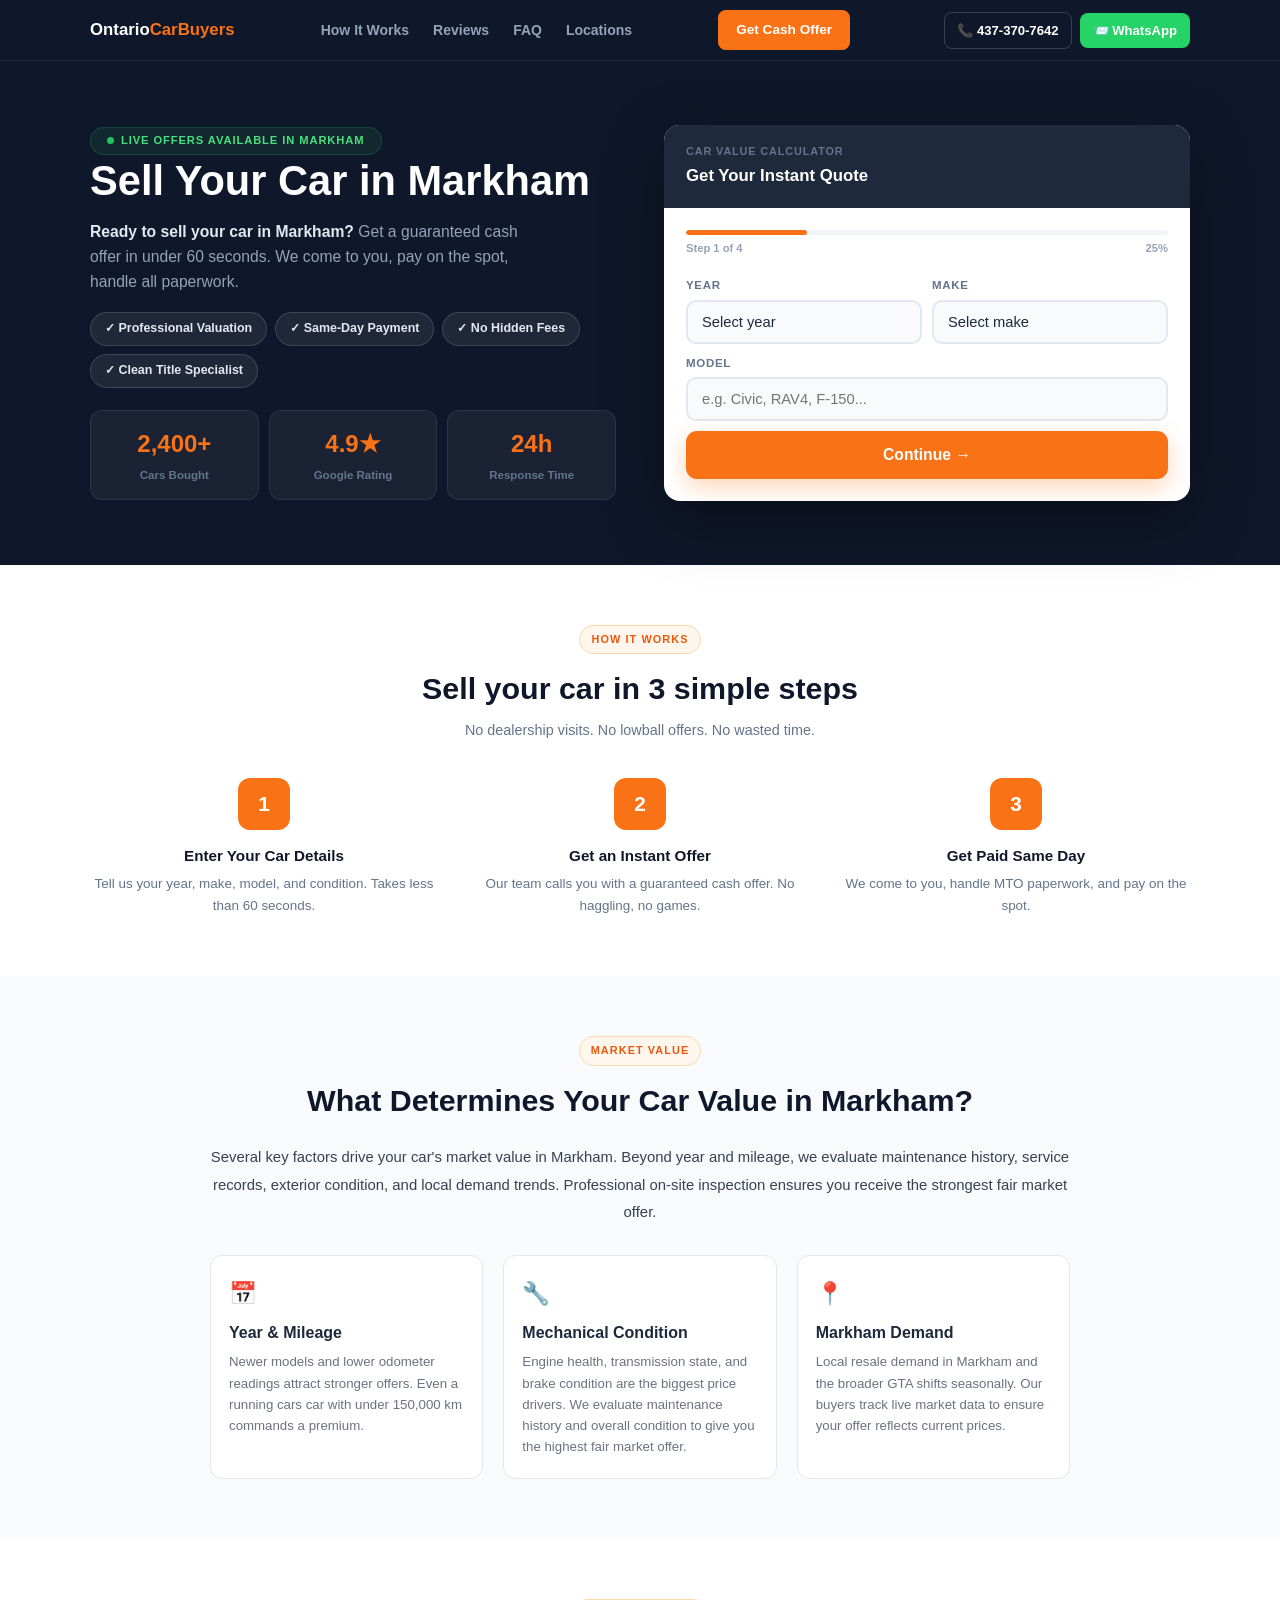
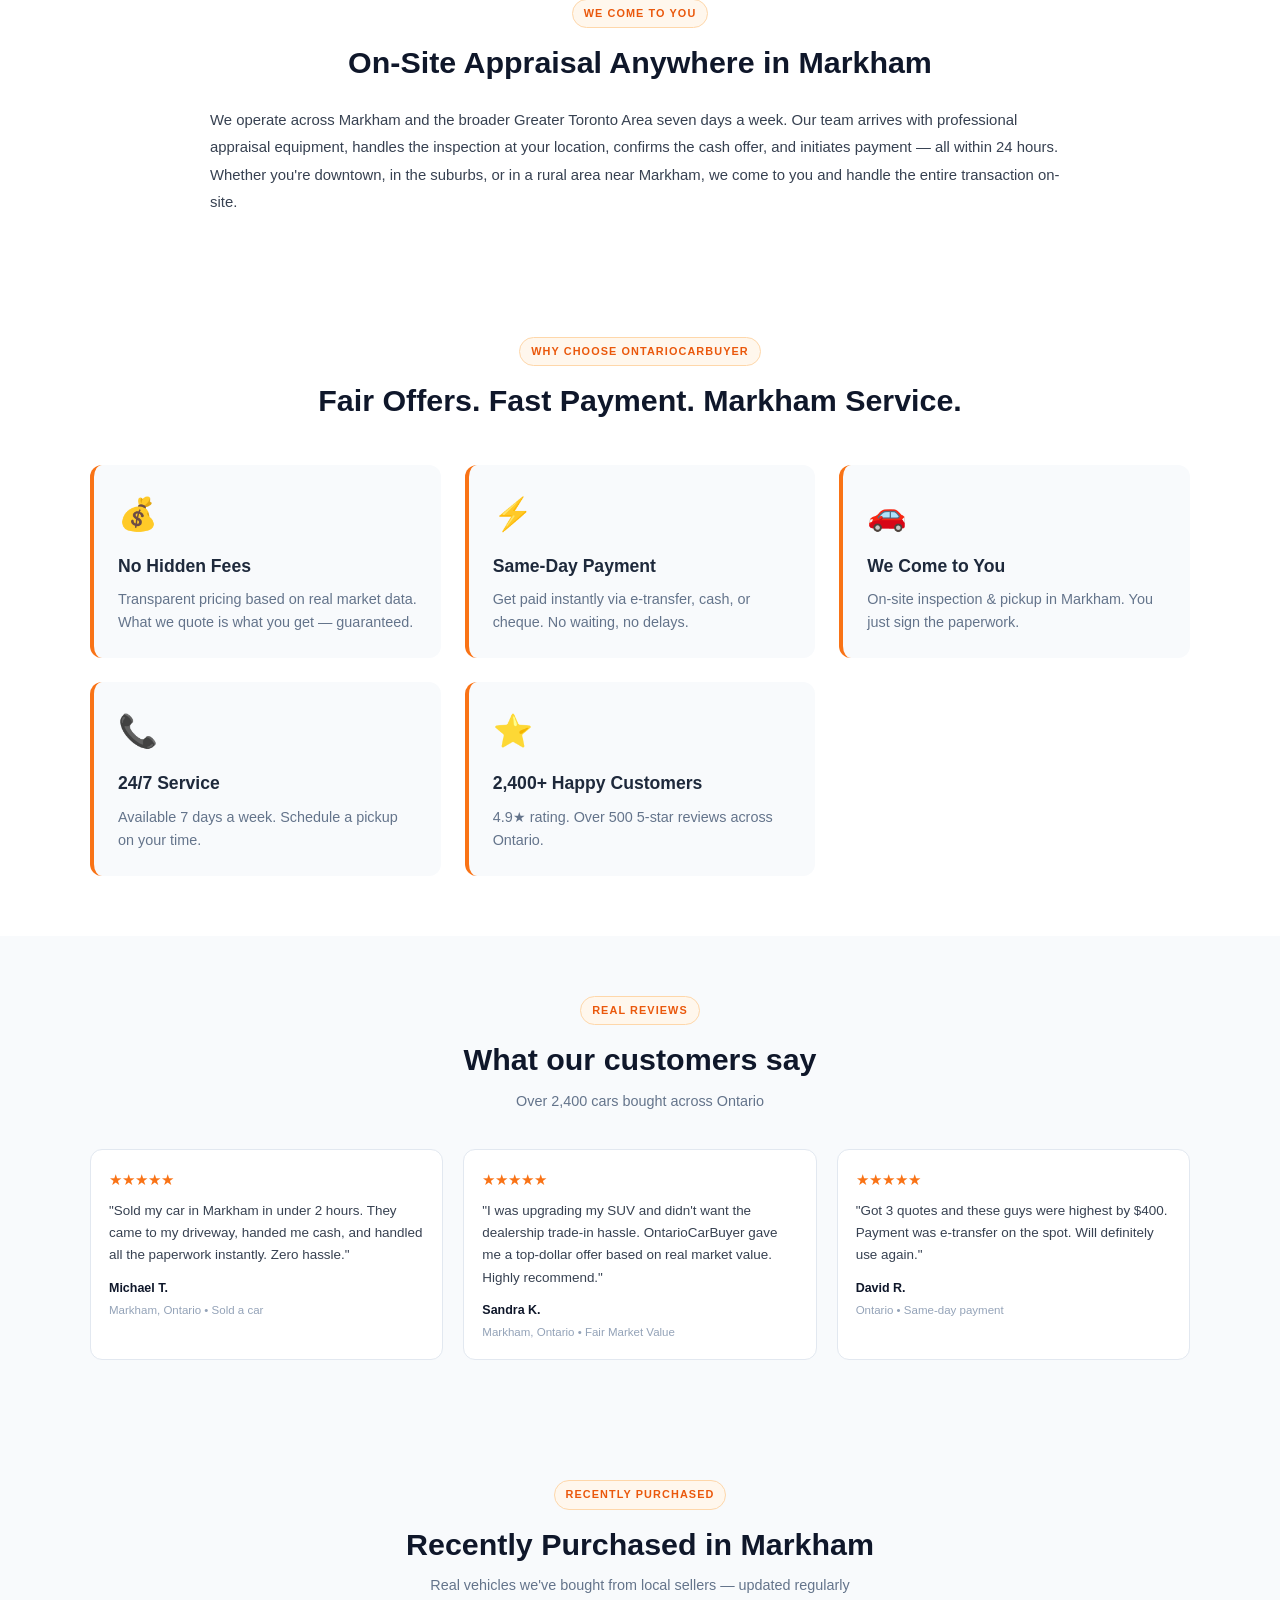
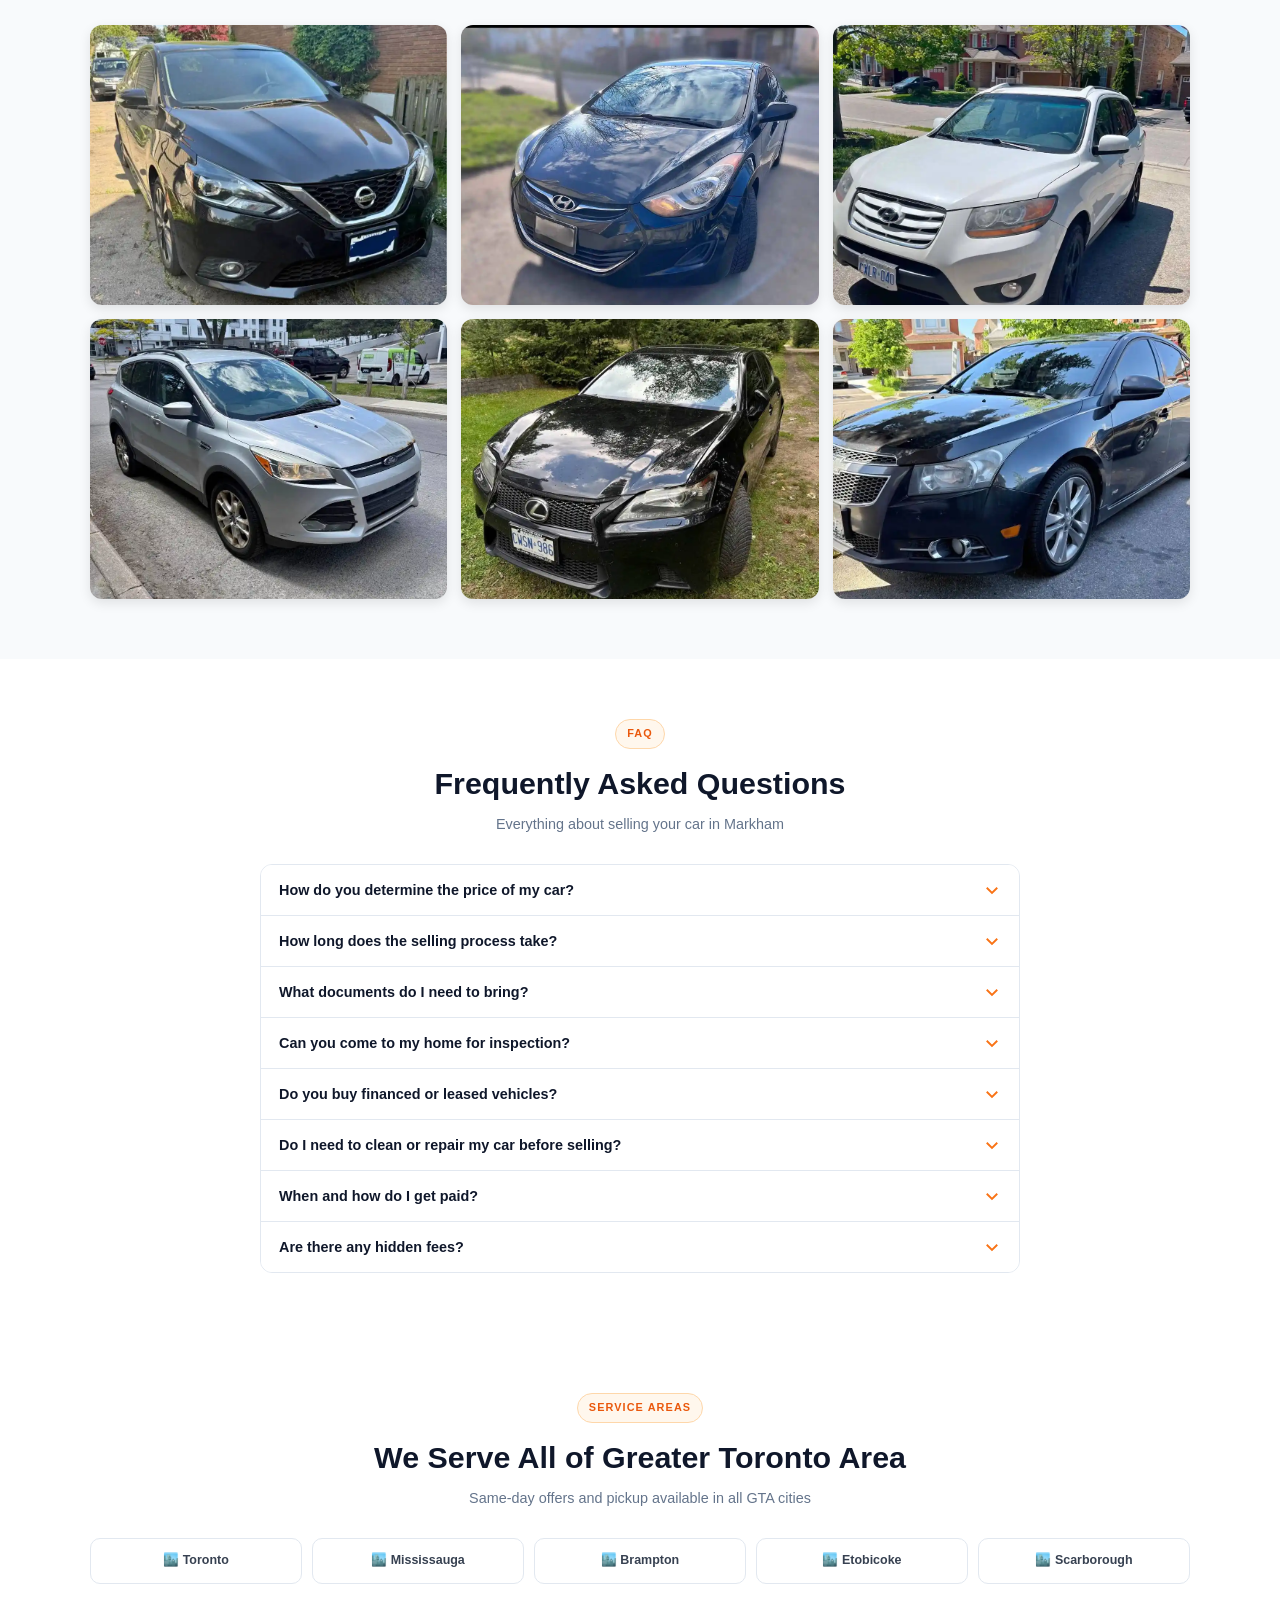
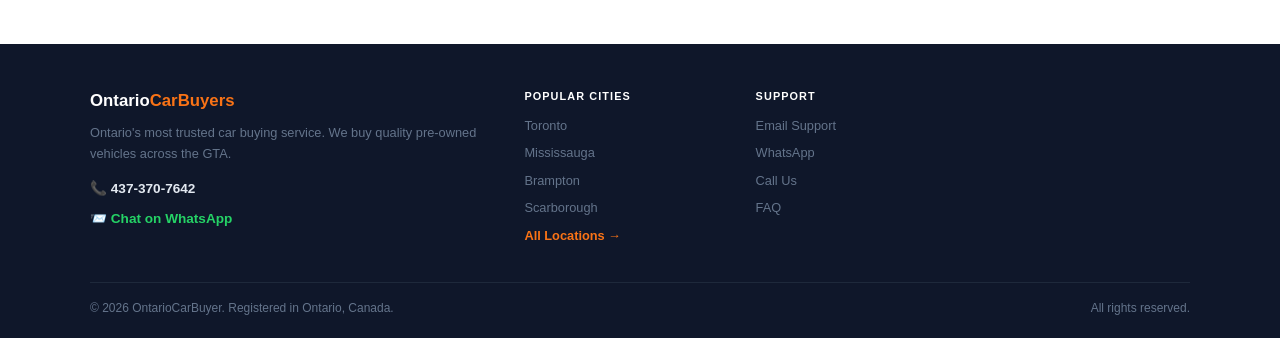
<file: pages/markham.html>
<!doctype html>
<html lang="en">
<head>
<meta charset="UTF-8">
<meta name="viewport" content="width=device-width,initial-scale=1">
<title>Sell Your Car in Markham | OntarioCarBuyer — We Buy Cars in Markham</title>
<meta name="description" content="Get instant cash for your running car in Markham. No hidden fees, transparent pricing, fast service.">
<meta name="keywords" content="sell my car Markham, cash for cars Markham, sell car Markham, car buyers Ontario, instant quote">
<meta name="robots" content="index,follow">
<link rel="icon" href="/favicon.png" type="image/png" sizes="96x96">
<link rel="shortcut icon" href="/favicon.png">
<link rel="apple-touch-icon" href="/favicon.png">
<link rel="canonical" href="https://ontariocarbuyer.ca/markham">
<meta property="og:title" content="Sell Your Car in Markham | OntarioCarBuyer">
<meta property="og:description" content="Selling your car in Markham? OntarioCarBuyer pays top dollar cash — same-day pickup, no hassle, instant offer in 60 seconds.">
<meta property="og:url" content="https://ontariocarbuyer.ca/markham">
<meta property="og:type" content="website">
<meta property="og:image" content="https://ontariocarbuyer.ca/og-image.jpg">
<meta name="twitter:card" content="summary_large_image">
<script type="application/ld+json">{"@context":"https://schema.org","@type":"WebSite","name":"Ontario Car Buyer","url":"https://ontariocarbuyer.ca"}</script>
<script type="application/ld+json">{"@context":"https://schema.org","@type":"AutoDealer","name":"OntarioCarBuyer","url":"https://ontariocarbuyer.ca","telephone":"+14373707642","address":{"@type":"PostalAddress","addressLocality":"Markham","addressRegion":"ON","addressCountry":"CA"},"openingHours":"Mo-Su 08:00-20:00","image":"https://ontariocarbuyer.ca/og-image.jpg"}</script>
<script type="application/ld+json">{"@context":"https://schema.org","@type":"FAQPage","mainEntity":[{"@type":"Question","name":"How do I sell my car in Markham?","acceptedAnswer":{"@type":"Answer","text":"Fill out our 60-second form, get a guaranteed cash offer by phone, then schedule free same-day pickup in Markham."}},{"@type":"Question","name":"Do you buy running cars cars in Markham?","acceptedAnswer":{"@type":"Answer","text":"Yes — we buy all running cars vehicles in Markham. Professional on-site appraisal and same-day payment included."}},{"@type":"Question","name":"How fast will I get paid for my car in Markham?","acceptedAnswer":{"@type":"Answer","text":"Same day. We offer e-transfer, cash, or certified cheque at the time of pickup."}}]}</script>
<style>
*{box-sizing:border-box;margin:0;padding:0}

body{font-family:-apple-system,BlinkMacSystemFont,'Segoe UI',Helvetica,sans-serif;color:#1e293b;background:#f8fafc;line-height:1.6}
a{color:inherit;text-decoration:none}
/* NAV */
nav{background:#0f172a;padding:0 20px;position:sticky;top:0;z-index:100;border-bottom:1px solid rgba(255,255,255,.08)}
.nav-i{max-width:1100px;margin:0 auto;display:flex;align-items:center;justify-content:space-between;height:60px}
.logo{color:#fff;font-weight:800;font-size:1.05rem}.logo b{color:#f97316}
.nav-links{display:flex;gap:24px;font-size:.875rem;font-weight:600;color:#94a3b8}
.nav-links a:hover{color:#fff}
.nav-cta{background:#f97316;color:#fff!important;font-weight:700;font-size:.85rem;padding:9px 18px;border-radius:8px}
.nav-contacts{display:flex;align-items:center;gap:8px;margin-left:8px}
.nav-phone{color:#fff;font-weight:700;font-size:.82rem;display:flex;align-items:center;gap:4px;padding:7px 12px;border-radius:8px;border:1px solid rgba(255,255,255,.18);transition:border-color .18s}
.nav-phone:hover{border-color:#f97316;color:#f97316}
.nav-wa{background:#25d366;color:#fff!important;font-weight:700;font-size:.82rem;padding:7px 13px;border-radius:8px;display:flex;align-items:center;gap:4px;transition:background .18s}
.nav-wa:hover{background:#1fba58}
/* HERO */
.hero{background:#0f172a;padding:64px 20px}
.hero-i{max-width:1100px;margin:0 auto;display:grid;grid-template-columns:1fr 1fr;gap:48px;align-items:center}
.hero h1{font-size:2.6rem;font-weight:900;color:#fff;line-height:1.15;margin-bottom:14px}
.hero h1 b{color:#f97316}
.hero-desc{color:#94a3b8;font-size:.98rem;margin-bottom:18px;max-width:440px}
.hero-desc strong{color:#e2e8f0}
.badges{display:flex;flex-wrap:wrap;gap:8px;margin-bottom:22px}
.badge{display:inline-flex;align-items:center;gap:5px;background:rgba(255,255,255,.07);border:1px solid rgba(255,255,255,.14);border-radius:20px;padding:6px 14px;font-size:.78rem;color:#e2e8f0;font-weight:600}
.stats{display:grid;grid-template-columns:repeat(3,1fr);gap:10px}
.stat{background:rgba(255,255,255,.05);border:1px solid rgba(255,255,255,.08);border-radius:12px;padding:14px;text-align:center}
.stat-n{font-size:1.5rem;font-weight:900;color:#f97316}
.stat-l{font-size:.72rem;color:#64748b;margin-top:3px;font-weight:600}
/* CARD */
.card{background:#fff;border-radius:16px;overflow:hidden;box-shadow:0 20px 60px rgba(0,0,0,.4)}
.card-h{background:#1e293b;padding:18px 22px}
.card-hl{font-size:.68rem;font-weight:700;text-transform:uppercase;letter-spacing:.08em;color:#64748b;margin-bottom:3px}
.card-ht{color:#fff;font-size:1.05rem;font-weight:800}
.card-b{padding:22px}
.prog-track{background:#f1f5f9;border-radius:99px;height:5px;overflow:hidden;margin-bottom:5px}
.prog-fill{background:#f97316;height:5px;border-radius:99px;transition:width .4s ease}
.prog-meta{display:flex;justify-content:space-between;font-size:.7rem;color:#94a3b8;font-weight:600;margin-bottom:18px}
.step{display:none}.step.active{display:block;animation:fUp .28s ease}
@keyframes fUp{from{opacity:0;transform:translateY(10px)}to{opacity:1;transform:translateY(0)}}
.opt{border:2px solid #e2e8f0;border-radius:12px;padding:14px 16px;margin-bottom:9px;cursor:pointer;transition:all .16s}
.opt:hover,.opt.sel{border-color:#f97316;background:#fff7ed}
.opt-t{font-weight:700;color:#1e293b;font-size:.93rem}
.opt-s{font-size:.8rem;color:#64748b;margin-top:2px}
.fgrp{display:grid;grid-template-columns:1fr 1fr;gap:10px;margin-bottom:10px}
.flbl{font-size:.72rem;font-weight:700;text-transform:uppercase;letter-spacing:.06em;color:#64748b;margin-bottom:5px}
select,input[type=text],input[type=tel]{width:100%;background:#f8fafc;border:2px solid #e2e8f0;border-radius:10px;padding:12px 14px;font-size:.92rem;color:#1e293b;outline:none;-webkit-appearance:none;appearance:none;transition:border-color .18s}
select:focus,input:focus{border-color:#f97316;background:#fff}
.btn{width:100%;background:#f97316;color:#fff;font-weight:800;font-size:.98rem;padding:15px;border:none;border-radius:11px;cursor:pointer;margin-top:6px;box-shadow:0 8px 24px rgba(249,115,22,.3);transition:all .18s}
.btn:hover{background:#ea580c;box-shadow:0 12px 30px rgba(249,115,22,.4)}
.btn:disabled{opacity:.6;cursor:not-allowed}
.back{width:100%;background:none;border:none;color:#94a3b8;font-size:.82rem;font-weight:600;padding:9px;cursor:pointer;margin-top:2px}
.back:hover{color:#475569}
/* SECTIONS */
.sec{padding:60px 20px}
.sec-i{max-width:1100px;margin:0 auto}
.sec-tag{display:inline-block;background:#fff7ed;border:1px solid #fed7aa;color:#ea580c;font-size:.68rem;font-weight:800;text-transform:uppercase;letter-spacing:.1em;padding:5px 11px;border-radius:20px;margin-bottom:10px}
.sec-h{font-size:1.9rem;font-weight:900;color:#0f172a;margin-bottom:6px}
.sec-s{color:#64748b;font-size:.9rem}
/* HOW */
.how-g{display:grid;grid-template-columns:repeat(3,1fr);gap:28px;margin-top:36px}
.how-item{text-align:center}
.how-n{width:52px;height:52px;background:#f97316;border-radius:12px;font-size:1.3rem;font-weight:900;color:#fff;display:flex;align-items:center;justify-content:center;margin:0 auto 14px}
.how-t{font-size:.95rem;font-weight:800;color:#0f172a;margin-bottom:5px}
.how-d{font-size:.84rem;color:#64748b}
/* REVIEWS */
.rev-g{display:grid;grid-template-columns:repeat(3,1fr);gap:20px;margin-top:36px}
.market-grid{display:grid;grid-template-columns:repeat(3,1fr);gap:20px}
.rev{background:#fff;border:1px solid #e2e8f0;border-radius:12px;padding:18px}
.rev-stars{color:#f97316;font-size:.95rem;margin-bottom:8px}
.rev-txt{font-size:.84rem;color:#374151;margin-bottom:12px;line-height:1.65}
.rev-auth{font-size:.78rem;font-weight:700;color:#0f172a}
.rev-meta{font-size:.72rem;color:#94a3b8;margin-top:2px}
/* FAQ */
.faq-list{margin-top:28px;border:1px solid #e2e8f0;border-radius:12px;overflow:hidden}
.faq-item{border-bottom:1px solid #e2e8f0}.faq-item:last-child{border-bottom:none}
.faq-q{width:100%;background:#fff;border:none;text-align:left;padding:16px 18px;font-size:.9rem;font-weight:700;color:#0f172a;cursor:pointer;display:flex;justify-content:space-between;align-items:center;gap:12px}
.faq-q:hover{background:#f8fafc}
.faq-ic{width:18px;height:18px;flex-shrink:0;color:#f97316;transition:transform .2s}
.faq-a{display:none;padding:0 18px 16px;font-size:.84rem;color:#64748b;line-height:1.7}
/* LINKS */
.lg{display:grid;grid-template-columns:repeat(5,1fr);gap:10px;margin-top:28px}
.lc{background:#fff;border:1px solid #e2e8f0;border-radius:10px;padding:12px;text-align:center;font-size:.78rem;font-weight:700;color:#374151;transition:all .16s}
.lc:hover{border-color:#f97316;color:#f97316;background:#fff7ed}
/* GALLERY */
.gallery-grid{display:grid;grid-template-columns:repeat(auto-fit,minmax(280px,1fr));gap:14px;margin-top:28px}
.gallery-item{position:relative;overflow:hidden;border-radius:12px;height:280px;cursor:pointer;transition:all .3s;box-shadow:0 4px 12px rgba(0,0,0,.1)}
.gallery-item img{width:100%;height:100%;object-fit:cover;transition:transform .3s}
.gallery-item:hover{box-shadow:0 8px 24px rgba(0,0,0,.15)}
.gallery-item:hover img{transform:scale(1.05)}
/* FOOTER */
footer{background:#0f172a;padding:44px 20px 20px;color:#64748b}
.ft-i{max-width:1100px;margin:0 auto}
.ft-g{display:grid;grid-template-columns:2fr 1fr 1fr 1fr;gap:28px;margin-bottom:36px}
.ft-brand{color:#fff;font-weight:800;font-size:1.05rem;margin-bottom:8px}.ft-brand b{color:#f97316}
.ft-desc{font-size:.8rem;line-height:1.6}
.ft-ct{color:#fff;font-size:.68rem;font-weight:800;text-transform:uppercase;letter-spacing:.1em;margin-bottom:10px}
.ft-ul{list-style:none;display:flex;flex-direction:column;gap:7px;font-size:.8rem}
.ft-ul a:hover{color:#f97316}
.ft-bot{border-top:1px solid #1e293b;padding-top:16px;display:flex;justify-content:space-between;font-size:.75rem}
/* STICKY */
.sc{display:none;position:fixed;bottom:0;left:0;right:0;z-index:99;padding:10px 14px;background:#0f172a;border-top:1px solid rgba(255,255,255,.08)}
.sc a{display:block;background:#f97316;color:#fff;font-weight:800;text-align:center;padding:13px;border-radius:10px;font-size:.92rem}
/* RESPONSIVE */
@media(max-width:900px){
  .nav-links{display:none}
  .nav-contacts{display:none}
  .hero{padding:48px 16px 56px}
  .hero-i{grid-template-columns:1fr;gap:32px}
  .hero h1{font-size:2rem}
  .stats{max-width:360px}
  .how-g{grid-template-columns:1fr;max-width:420px;margin-left:auto;margin-right:auto}
  .rev-g{grid-template-columns:1fr}
  .lg{grid-template-columns:repeat(3,1fr)}
  .ft-g{grid-template-columns:1fr 1fr}
  /* calculator card full width on tablet */
  .card{max-width:480px;margin:0 auto;width:100%}
}
@media(max-width:600px){
  .hero{padding:16px 14px 70px}
  .hero h1{font-size:1.7rem;line-height:1.2}
  .hero-desc{font-size:.9rem}
  .badges{gap:6px}
  .badge{font-size:.72rem;padding:5px 10px}
  .stats{grid-template-columns:repeat(3,1fr)}
  .stat{padding:10px 6px}
  .stat-n{font-size:1.2rem}
  .stat-l{font-size:.65rem}
  .sec{padding:44px 14px}
  .sec-h{font-size:1.5rem}
  .how-g{grid-template-columns:1fr;gap:20px}
  .how-n{width:44px;height:44px;font-size:1.1rem}
  .rev-g{grid-template-columns:1fr}
  .card-grid{grid-template-columns:1fr}
  .market-grid{grid-template-columns:1fr}
  .lg{grid-template-columns:repeat(2,1fr);gap:8px}
  .lc{font-size:.75rem;padding:10px 6px}
  .ft-g{grid-template-columns:1fr}
  .ft-bot{flex-direction:column;gap:6px;text-align:center}
  .fgrp{grid-template-columns:1fr}
  .card-b{padding:16px}
  .btn{font-size:.92rem;padding:14px}
  .sc{display:block}
  body{padding-bottom:64px}
  /* mobile: live offers positioned higher */
  .live-offers-badge{margin-bottom:20px !important}
  /* nav */
  .nav-cta{font-size:.78rem;padding:7px 13px}
}
@media(max-width:380px){
  .hero h1{font-size:1.5rem}
  .lg{grid-template-columns:repeat(2,1fr)}
  .stats{gap:6px}
}
</style>
<meta name="google-site-verification" content="lKrwne2Hr2_G0G8Ra5-XggrLr59CdqjsJCM1KiJGEAc" />
</head>
<body>

<nav>
  <div class="nav-i">
    <a href="../" class="logo">Ontario<b>CarBuyers</b></a>
    <div class="nav-links">
      <a href="#how-it-works">How It Works</a>
      <a href="#reviews">Reviews</a>
      <a href="#faq">FAQ</a>
      <a href="#locations">Locations</a>
    </div>
    <a href="#calculator" class="nav-cta">Get Cash Offer</a>
    <div class="nav-contacts">
      <a href="tel:+14373707642" class="nav-phone">&#128222; 437-370-7642</a>
      <a href="https://wa.me/4373707642" target="_blank" class="nav-wa">&#128232; WhatsApp</a>
    </div>
  </div>
</nav>

<section class="hero">
  <div class="hero-i">
    <div>
      <div class="live-offers-badge" style="display:inline-flex;align-items:center;gap:7px;background:rgba(34,197,94,.1);border:1px solid rgba(34,197,94,.22);color:#4ade80;font-size:.7rem;font-weight:700;text-transform:uppercase;letter-spacing:.08em;padding:4px 16px;border-radius:30px;margin-bottom:2px">
        <span style="width:7px;height:7px;background:#22c55e;border-radius:50%;display:inline-block;animation:lp 1.5s infinite"></span>
        Live Offers Available in Markham
      </div>
      <style>@keyframes lp{0%,100%{opacity:1}50%{opacity:.4}}</style>
      <h1>Sell Your Car in Markham</h1>
      <p class="hero-desc"><strong>Ready to sell your car in Markham?</strong> Get a guaranteed cash offer in under 60 seconds. We come to you, pay on the spot, handle all paperwork.</p>
      <div class="badges">
        <span class="badge">&#10003; Professional Valuation</span>
        <span class="badge">&#10003; Same-Day Payment</span>
        <span class="badge">&#10003; No Hidden Fees</span>
        <span class="badge">&#10003; Clean Title Specialist</span>
      </div>
      <div class="stats">
        <div class="stat"><div class="stat-n">2,400+</div><div class="stat-l">Cars Bought</div></div>
        <div class="stat"><div class="stat-n">4.9&#9733;</div><div class="stat-l">Google Rating</div></div>
        <div class="stat"><div class="stat-n">24h</div><div class="stat-l">Response Time</div></div>
      </div>
    </div>

    <div id="calculator" class="card">
      <div class="card-h">
        <div class="card-hl">Car Value Calculator</div>
        <div class="card-ht">Get Your Instant Quote</div>
      </div>
      <div class="card-b">
        <div class="prog-track"><div class="prog-fill" id="prog" style="width:25%"></div></div>
        <div class="prog-meta"><span id="slbl">Step 1 of 4</span><span id="spct">25%</span></div>

        <div class="step active" id="step-1">
          <div class="fgrp">
            <div>
              <div class="flbl">Year</div>
              <select id="car-year"><option value="">Select year</option></select>
            </div>
            <div>
              <div class="flbl">Make</div>
              <select id="car-make">
                <option value="">Select make</option>
                <option>Acura</option><option>Audi</option><option>BMW</option><option>Buick</option><option>Cadillac</option>
                <option>Chevrolet</option><option>Chrysler</option><option>Dodge</option><option>Ford</option><option>GMC</option>
                <option>Honda</option><option>Hyundai</option><option>Infiniti</option><option>Jeep</option><option>Kia</option>
                <option>Lexus</option><option>Mazda</option><option>Mercedes-Benz</option><option>Mitsubishi</option><option>Nissan</option>
                <option>Ram</option><option>Subaru</option><option>Tesla</option><option>Toyota</option><option>Volkswagen</option>
                <option>Volvo</option><option>Other</option>
              </select>
            </div>
          </div>
          <div class="flbl">Model</div>
          <input id="car-model" type="text" placeholder="e.g. Civic, RAV4, F-150..." style="margin-bottom:4px">
          <button class="btn" onclick="goStep(2)">Continue &#8594;</button>
        </div>

        <div class="step" id="step-2">
          <div style="font-size:.95rem;font-weight:800;color:#0f172a;margin-bottom:3px">Does it drive?</div>
          <div style="font-size:.8rem;color:#64748b;margin-bottom:14px">Tell us about your vehicle&#8217;s current condition</div>
          <div class="opt" onclick="pick(this,'drv','yes',3)">
            <div class="opt-t">&#9989; Yes, it drives</div><div class="opt-s">Runs fine or has minor issues</div>
          </div>
          <div class="opt" onclick="pick(this,'drv','no',3)">
            <div class="opt-t">&#128663; Has mechanical issues</div><div class="opt-s">Needs repairs or professional assessment</div>
          </div>
          <button class="back" onclick="goStep(1)">&#8592; Back</button>
        </div>

        <div class="step" id="step-3">
          <div style="font-size:.95rem;font-weight:800;color:#0f172a;margin-bottom:3px">Do you own it outright?</div>
          <div style="font-size:.8rem;color:#64748b;margin-bottom:14px">We handle lien payoffs &#8212; no stress</div>
          <div class="opt" onclick="pick(this,'own','owned',4)">
            <div class="opt-t">&#128273; I own it fully</div><div class="opt-s">No loan, fully paid off</div>
          </div>
          <div class="opt" onclick="pick(this,'own','loan',4)">
            <div class="opt-t">&#128179; Still on a loan</div><div class="opt-s">Financing or lease remaining</div>
          </div>
          <button class="back" onclick="goStep(2)">&#8592; Back</button>
        </div>

        <div class="step" id="step-4">
          <div style="text-align:center;margin-bottom:18px">
            <div style="font-size:2rem;margin-bottom:8px">&#128293;</div>
            <div style="font-size:.98rem;font-weight:800;color:#0f172a">We Buy Your Car in Markham!</div>
            <div style="font-size:.8rem;color:#64748b;margin-top:3px">Enter your phone to get the instant offer</div>
          </div>
          <div class="flbl">Your Phone Number</div>
          <input type="tel" id="phone-input" placeholder="(647) 000-0000" maxlength="14" inputmode="tel" style="margin-bottom:10px" oninput="this.value=this.value.replace(/[^\d]/g,'').slice(0,10); if(this.value.length===10) this.style.borderColor='#10b981'; else this.style.borderColor='';">
          <button class="btn" id="submit-btn" onclick="sendLead()">&#128293; GET MY CASH OFFER</button>
          <p style="text-align:center;font-size:.7rem;color:#94a3b8;margin-top:9px">No spam. No obligation. 100% free.</p>
          <button class="back" onclick="goStep(3)">&#8592; Back</button>
        </div>

        <div class="step" id="step-success">
          <div style="text-align:center;padding:16px 0">
            <div style="width:60px;height:60px;background:#22c55e;border-radius:50%;display:flex;align-items:center;justify-content:center;margin:0 auto 14px">
              <svg width="28" height="28" fill="none" viewBox="0 0 24 24" stroke="#fff" stroke-width="3"><path d="M5 13l4 4L19 7"/></svg>
            </div>
            <div style="font-size:1.2rem;font-weight:900;color:#0f172a;margin-bottom:8px">You're all set! &#127881;</div>
            <p style="color:#64748b;font-size:.88rem;margin-bottom:14px">A specialist will call you within <strong style="color:#0f172a">5 minutes</strong>.</p>
            <div style="background:#f0fdf4;border:1px solid #bbf7d0;border-radius:10px;padding:13px;font-size:.82rem;color:#166534;font-weight:600">
              &#128222; Expect a call from a <strong>437 area</strong> number shortly.
            </div>
          </div>
        </div>
      </div>
    </div>
  </div>
</section>

<section class="sec" id="how-it-works" style="background:#fff">
  <div class="sec-i" style="text-align:center">
    <span class="sec-tag">How It Works</span>
    <h2 class="sec-h">Sell your car in 3 simple steps</h2>
    <p class="sec-s">No dealership visits. No lowball offers. No wasted time.</p>
    <div class="how-g">
      <div class="how-item">
        <div class="how-n">1</div>
        <div class="how-t">Enter Your Car Details</div>
        <p class="how-d">Tell us your year, make, model, and condition. Takes less than 60 seconds.</p>
      </div>
      <div class="how-item">
        <div class="how-n">2</div>
        <div class="how-t">Get an Instant Offer</div>
        <p class="how-d">Our team calls you with a guaranteed cash offer. No haggling, no games.</p>
      </div>
      <div class="how-item">
        <div class="how-n">3</div>
        <div class="how-t">Get Paid Same Day</div>
        <p class="how-d">We come to you, handle MTO paperwork, and pay on the spot.</p>
      </div>
    </div>
  </div>
</section>



<!-- MARKET VALUE -->
<section class="sec" style="background:#f8fafc">
  <div class="sec-i" style="max-width:860px;margin:0 auto">
    <div style="text-align:center">
      <span class="sec-tag">Market Value</span>
      <h2 class="sec-h">What Determines Your Car Value in Markham?</h2>
      <p style="color:#374151;font-size:.93rem;line-height:1.85;margin:20px 0 28px">Several key factors drive your car's market value in Markham. Beyond year and mileage, we evaluate maintenance history, service records, exterior condition, and local demand trends. Professional on-site inspection ensures you receive the strongest fair market offer.</p>
    </div>
    <div class="market-grid">
      <div style="background:#fff;border-radius:12px;padding:20px 18px;border:1px solid #e5e7eb">
        <div style="font-size:1.4rem;margin-bottom:8px">&#128197;</div>
        <div style="font-weight:700;color:#1e293b;margin-bottom:6px">Year &amp; Mileage</div>
        <p style="font-size:.83rem;color:#6b7280;line-height:1.6">Newer models and lower odometer readings attract stronger offers. Even a running cars car with under 150,000 km commands a premium.</p>
      </div>
      <div style="background:#fff;border-radius:12px;padding:20px 18px;border:1px solid #e5e7eb">
        <div style="font-size:1.4rem;margin-bottom:8px">&#128295;</div>
        <div style="font-weight:700;color:#1e293b;margin-bottom:6px">Mechanical Condition</div>
        <p style="font-size:.83rem;color:#6b7280;line-height:1.6">Engine health, transmission state, and brake condition are the biggest price drivers. We evaluate maintenance history and overall condition to give you the highest fair market offer.</p>
      </div>
      <div style="background:#fff;border-radius:12px;padding:20px 18px;border:1px solid #e5e7eb">
        <div style="font-size:1.4rem;margin-bottom:8px">&#128205;</div>
        <div style="font-weight:700;color:#1e293b;margin-bottom:6px">Markham Demand</div>
        <p style="font-size:.83rem;color:#6b7280;line-height:1.6">Local resale demand in Markham and the broader GTA shifts seasonally. Our buyers track live market data to ensure your offer reflects current prices.</p>
      </div>
    </div>
  </div>
</section>

<!-- LOCAL PRESENCE -->
<section class="sec" style="background:#fff">
  <div class="sec-i" style="max-width:860px;margin:0 auto">
    <div style="text-align:center">
      <span class="sec-tag">We Come to You</span>
      <h2 class="sec-h">On-Site Appraisal Anywhere in Markham</h2>
    </div>
    <div style="color:#374151;font-size:.93rem;line-height:1.85;margin-top:20px">
      <p>We operate across Markham and the broader Greater Toronto Area seven days a week. Our team arrives with professional appraisal equipment, handles the inspection at your location, confirms the cash offer, and initiates payment — all within 24 hours. Whether you're downtown, in the suburbs, or in a rural area near Markham, we come to you and handle the entire transaction on-site.</p>
    </div>
  </div>
</section>

<!-- WHY CHOOSE US -->
<section class="sec" style="background:#fff">
  <div class="sec-i">
    <div style="text-align:center;margin-bottom:40px">
      <span class="sec-tag">Why Choose OntarioCarBuyer</span>
      <h2 class="sec-h">Fair Offers. Fast Payment. Markham Service.</h2>
    </div>
    <div style="display:grid;grid-template-columns:repeat(auto-fit,minmax(280px,1fr));gap:24px;margin-top:30px">
      <div style="background:#f8fafc;padding:24px;border-radius:12px;border-left:4px solid #f97316">
        <div style="font-size:32px;margin-bottom:12px">💰</div>
        <h3 style="font-size:1.1rem;font-weight:700;margin-bottom:8px;color:#1e293b">No Hidden Fees</h3>
        <p style="color:#64748b;font-size:.9rem;line-height:1.6">Transparent pricing based on real market data. What we quote is what you get — guaranteed.</p>
      </div>
      <div style="background:#f8fafc;padding:24px;border-radius:12px;border-left:4px solid #f97316">
        <div style="font-size:32px;margin-bottom:12px">⚡</div>
        <h3 style="font-size:1.1rem;font-weight:700;margin-bottom:8px;color:#1e293b">Same-Day Payment</h3>
        <p style="color:#64748b;font-size:.9rem;line-height:1.6">Get paid instantly via e-transfer, cash, or cheque. No waiting, no delays.</p>
      </div>
      <div style="background:#f8fafc;padding:24px;border-radius:12px;border-left:4px solid #f97316">
        <div style="font-size:32px;margin-bottom:12px">🚗</div>
        <h3 style="font-size:1.1rem;font-weight:700;margin-bottom:8px;color:#1e293b">We Come to You</h3>
        <p style="color:#64748b;font-size:.9rem;line-height:1.6">On-site inspection & pickup in Markham. You just sign the paperwork.</p>
      </div>

      <div style="background:#f8fafc;padding:24px;border-radius:12px;border-left:4px solid #f97316">
        <div style="font-size:32px;margin-bottom:12px">📞</div>
        <h3 style="font-size:1.1rem;font-weight:700;margin-bottom:8px;color:#1e293b">24/7 Service</h3>
        <p style="color:#64748b;font-size:.9rem;line-height:1.6">Available 7 days a week. Schedule a pickup on your time.</p>
      </div>
      <div style="background:#f8fafc;padding:24px;border-radius:12px;border-left:4px solid #f97316">
        <div style="font-size:32px;margin-bottom:12px">⭐</div>
        <h3 style="font-size:1.1rem;font-weight:700;margin-bottom:8px;color:#1e293b">2,400+ Happy Customers</h3>
        <p style="color:#64748b;font-size:.9rem;line-height:1.6">4.9★ rating. Over 500 5-star reviews across Ontario.</p>
      </div>
    </div>
  </div>
</section>

<section class="sec" id="reviews" style="background:#f8fafc">
  <div class="sec-i" style="text-align:center">
    <span class="sec-tag">Real Reviews</span>
    <h2 class="sec-h">What our customers say</h2>
    <p class="sec-s">Over 2,400 cars bought across Ontario</p>
  </div>
  <div class="sec-i">
    <div class="rev-g">
      <div class="rev">
        <div class="rev-stars">&#9733;&#9733;&#9733;&#9733;&#9733;</div>
        <p class="rev-txt">"Sold my car in Markham in under 2 hours. They came to my driveway, handed me cash, and handled all the paperwork instantly. Zero hassle."</p>
        <div class="rev-auth">Michael T.</div>
        <div class="rev-meta">Markham, Ontario &bull; Sold a car</div>
      </div>
      <div class="rev">
        <div class="rev-stars">&#9733;&#9733;&#9733;&#9733;&#9733;</div>
        <p class="rev-txt">"I was upgrading my SUV and didn't want the dealership trade-in hassle. OntarioCarBuyer gave me a top-dollar offer based on real market value. Highly recommend."</p>
        <div class="rev-auth">Sandra K.</div>
        <div class="rev-meta">Markham, Ontario &bull; Fair Market Value</div>
      </div>
      <div class="rev">
        <div class="rev-stars">&#9733;&#9733;&#9733;&#9733;&#9733;</div>
        <p class="rev-txt">"Got 3 quotes and these guys were highest by $400. Payment was e-transfer on the spot. Will definitely use again."</p>
        <div class="rev-auth">David R.</div>
        <div class="rev-meta">Ontario &bull; Same-day payment</div>
      </div>
    </div>
  </div>
</section>

<section class="sec" style="background:#f8fafc">
  <div class="sec-i" style="max-width:1100px;margin:0 auto">
    <div style="text-align:center;margin-bottom:18px">
      <span class="sec-tag">Recently Purchased</span>
      <h2 class="sec-h">Recently Purchased in Markham</h2>
      <p class="sec-s">Real vehicles we've bought from local sellers — updated regularly</p>
    </div>
    <div class="gallery-grid" id="galleryGrid"></div>
  </div>
</section>

<section class="sec" id="faq" style="background:#fff">
  <div class="sec-i" style="max-width:760px;margin:0 auto">
    <div style="text-align:center">
      <span class="sec-tag">FAQ</span>
      <h2 class="sec-h">Frequently Asked Questions</h2>
      <p class="sec-s">Everything about selling your car in Markham</p>
    </div>
    <div class="faq-list">
      <div class="faq-item">
        <button class="faq-q" onclick="faq(this)">How do you determine the price of my car?<svg class="faq-ic" fill="none" viewBox="0 0 24 24" stroke="currentColor" stroke-width="2.5"><path d="M19 9l-7 7-7-7"/></svg></button>
        <div class="faq-a">We analyze your car's year, make, model, mileage, and condition using current market data. Our valuation reflects real Markham market rates—fair and transparent.</div>
      </div>
      <div class="faq-item">
        <button class="faq-q" onclick="faq(this)">How long does the selling process take?<svg class="faq-ic" fill="none" viewBox="0 0 24 24" stroke="currentColor" stroke-width="2.5"><path d="M19 9l-7 7-7-7"/></svg></button>
        <div class="faq-a">Once inspection is complete, the entire process takes about 10 minutes. We handle paperwork, title transfer, plate removal—everything.</div>
      </div>
      <div class="faq-item">
        <button class="faq-q" onclick="faq(this)">What documents do I need to bring?<svg class="faq-ic" fill="none" viewBox="0 0 24 24" stroke="currentColor" stroke-width="2.5"><path d="M19 9l-7 7-7-7"/></svg></button>
        <div class="faq-a">Your vehicle registration, driver's license, and all keys. Service records are optional. We handle the rest.</div>
      </div>
      <div class="faq-item">
        <button class="faq-q" onclick="faq(this)">Can you come to my home for inspection?<svg class="faq-ic" fill="none" viewBox="0 0 24 24" stroke="currentColor" stroke-width="2.5"><path d="M19 9l-7 7-7-7"/></svg></button>
        <div class="faq-a">Absolutely. We schedule a free inspection at your home anywhere in Markham, or you can visit our location. Your choice.</div>
      </div>
      <div class="faq-item">
        <button class="faq-q" onclick="faq(this)">Do you buy financed or leased vehicles?<svg class="faq-ic" fill="none" viewBox="0 0 24 24" stroke="currentColor" stroke-width="2.5"><path d="M19 9l-7 7-7-7"/></svg></button>
        <div class="faq-a">Yes. We calculate the outstanding balance and settle it during the inspection process. Clean title guaranteed.</div>
      </div>
      <div class="faq-item">
        <button class="faq-q" onclick="faq(this)">Do I need to clean or repair my car before selling?<svg class="faq-ic" fill="none" viewBox="0 0 24 24" stroke="currentColor" stroke-width="2.5"><path d="M19 9l-7 7-7-7"/></svg></button>
        <div class="faq-a">No. We buy cars as-is. No cleaning, repairs, or services required.</div>
      </div>
      <div class="faq-item">
        <button class="faq-q" onclick="faq(this)">When and how do I get paid?<svg class="faq-ic" fill="none" viewBox="0 0 24 24" stroke="currentColor" stroke-width="2.5"><path d="M19 9l-7 7-7-7"/></svg></button>
        <div class="faq-a">Same day. Cash, e-transfer, or certified cheque—your choice at pickup.</div>
      </div>
      <div class="faq-item">
        <button class="faq-q" onclick="faq(this)">Are there any hidden fees?<svg class="faq-ic" fill="none" viewBox="0 0 24 24" stroke="currentColor" stroke-width="2.5"><path d="M19 9l-7 7-7-7"/></svg></button>
        <div class="faq-a">No hidden fees. Valuation and inspection are free. What we quote is final—no surprises.</div>
      </div>
    </div>
  </div>
</section>

<section class="sec" id="locations" style="background:#fff">
  <div class="sec-i">
    <div style="text-align:center">
      <span class="sec-tag">Service Areas</span>
      <h2 class="sec-h">We Serve All of Greater Toronto Area</h2>
      <p class="sec-s">Same-day offers and pickup available in all GTA cities</p>
    </div>
    <div class="lg">
      <a href="toronto.html" class="lc">🏙️ Toronto</a>
      <a href="mississauga.html" class="lc">🏙️ Mississauga</a>
      <a href="brampton.html" class="lc">🏙️ Brampton</a>
      <a href="etobicoke.html" class="lc">🏙️ Etobicoke</a>
      <a href="scarborough.html" class="lc">🏙️ Scarborough</a>
    </div>
  </div>
</section>

<footer>
  <div class="ft-i">
    <div class="ft-g">
      <div>
        <div class="ft-brand">Ontario<b>CarBuyers</b></div>
        <p class="ft-desc">Ontario's most trusted car buying service. We buy quality pre-owned vehicles across the GTA.</p>
        <div style="margin-top:14px;display:flex;flex-direction:column;gap:8px">
          <a href="tel:+14373707642" style="display:inline-flex;align-items:center;gap:7px;color:#e2e8f0;font-size:.85rem;font-weight:700">&#128222; 437-370-7642</a>
          <a href="https://wa.me/4373707642" target="_blank" style="display:inline-flex;align-items:center;gap:7px;color:#25d366;font-size:.85rem;font-weight:700">&#128232; Chat on WhatsApp</a>
        </div>
      </div>
      <div>
        <div class="ft-ct">Popular Cities</div>
        <ul class="ft-ul">
          <li><a href="toronto.html">Toronto</a></li>
          <li><a href="mississauga.html">Mississauga</a></li>
          <li><a href="brampton.html">Brampton</a></li>
          <li><a href="scarborough.html">Scarborough</a></li>
          <li><a href="../" style="color:#f97316;font-weight:700">All Locations &#8594;</a></li>
        </ul>
      </div>
      <div>
        <div class="ft-ct">Support</div>
        <ul class="ft-ul">
          <li><a href="mailto:info@ontariocarbuyer.ca">Email Support</a></li>
          <li><a href="https://wa.me/4373707642">WhatsApp</a></li>
          <li><a href="tel:+14373707642">Call Us</a></li>
          <li><a href="/#faq">FAQ</a></li>
        </ul>
      </div>
    </div>
    <div class="ft-bot">
      <span>&#169; 2026 OntarioCarBuyer. Registered in Ontario, Canada.</span>
      <span>All rights reserved.</span>
    </div>
  </div>
</footer>

<div class="sc">
  <div style="display:grid;grid-template-columns:1fr 1fr 1fr;gap:8px">
    <a href="#calculator" style="display:block;background:#f97316;color:#fff;font-weight:800;text-align:center;padding:12px 6px;border-radius:10px;font-size:.8rem;text-decoration:none">Get Offer</a>
    <a href="tel:+14373707642" style="display:block;background:#1e293b;color:#fff;font-weight:800;text-align:center;padding:12px 6px;border-radius:10px;font-size:.8rem;border:1px solid rgba(255,255,255,.15);text-decoration:none">Call Us</a>
    <a href="https://wa.me/4373707642" target="_blank" style="display:block;background:#25d366;color:#fff;font-weight:800;text-align:center;padding:12px 6px;border-radius:10px;font-size:.8rem;text-decoration:none">WhatsApp</a>
  </div>
</div>

<script>
var L={model:'car',city:'Markham',condition:'running cars',year:'',make:'',car:'',drv:'',own:'',ph:''};
(function(){var s=document.getElementById('car-year'),y=new Date().getFullYear();for(;y>=1990;y--){var o=document.createElement('option');o.value=y;o.textContent=y;s.appendChild(o);}})();
function show(n){
  document.querySelectorAll('.step').forEach(function(s){s.classList.remove('active');});
  var el=document.getElementById('step-'+n);if(el)el.classList.add('active');
  if(n==='success'){document.getElementById('prog').style.width='100%';document.getElementById('slbl').textContent='Done!';document.getElementById('spct').textContent='100%';return;}
  var p=Math.round(parseInt(n)/4*100);
  document.getElementById('prog').style.width=p+'%';
  document.getElementById('slbl').textContent='Step '+n+' of 4';
  document.getElementById('spct').textContent=p+'%';
}
function goStep(n){
  if(n===2){
    L.year=document.getElementById('car-year').value;
    L.make=document.getElementById('car-make').value;
    L.car=document.getElementById('car-model').value;
    if(!L.year||!L.make||!L.car){
      var b=document.querySelector('#step-1 .btn');
      b.textContent='Please fill all fields';b.style.background='#ef4444';
      setTimeout(function(){b.textContent='Continue \u2192';b.style.background='';},1500);
      return;
    }
  }
  show(n);
}
function pick(el,f,v,nx){
  el.parentElement.querySelectorAll('.opt').forEach(function(c){c.classList.remove('sel');});
  el.classList.add('sel');L[f]=v;setTimeout(function(){show(nx);},260);
}
function sendLead(){
  var raw=document.getElementById('phone-input').value.trim();
  var digits=raw.replace(/\D/g,'');
  var inp=document.getElementById('phone-input');
  // Must be 10 digits, not all same digit, not start with 0 or 1
  var valid=digits.length===10 && !/^(\d)\1{9}$/.test(digits) && digits[0]!=='0' && digits[0]!=='1';
  if(!valid){
    inp.style.borderColor='#ef4444';
    inp.placeholder='Enter a valid 10-digit Canadian number';
    inp.value='';
    setTimeout(function(){inp.style.borderColor='';inp.placeholder='(647) 000-0000';},2500);
    return;
  }
  L.ph=digits;
  var btn=document.getElementById('submit-btn');btn.textContent='Sending...';btn.disabled=true;
  var tok='8455897525:AAHO7mHpOHzW2AvRArGCY5LtYcHe2EHx3Rw',cid='848972882';
  var msg='\uD83D\uDD25 NEW LEAD - OntarioCarBuyer\n'+
    '\uD83D\uDCCD City: '+L.city+'\n'+
    '\uD83D\uDE97 Car: '+L.year+' '+L.make+' '+L.car+'\n'+
    '\u2699\uFE0F Condition: '+L.condition+'\n'+
    '\uD83D\uDEDE Driveable: '+(L.drv==='yes'?'\u2705 Yes':'\uD83D\uDE9B No / Tow needed')+'\n'+
    '\uD83D\uDCB3 Ownership: '+(L.own==='owned'?'\uD83D\uDD13 Fully Owned':'\uD83C\uDFE6 On Loan')+'\n'+
    '\uD83D\uDCDE Phone: +1'+digits+'\n'+
    '\uD83C\uDF10 URL: '+window.location.href;
  fetch('https://api.telegram.org/bot'+tok+'/sendMessage',{
    method:'POST',headers:{'Content-Type':'application/json'},
    body:JSON.stringify({chat_id:cid,text:msg})
  }).catch(function(){}).finally(function(){show('success');});
}
function faq(btn){
  var a=btn.nextElementSibling,op=a.style.display==='block';
  document.querySelectorAll('.faq-a').forEach(function(x){x.style.display='none';});
  document.querySelectorAll('.faq-ic').forEach(function(x){x.style.transform='';});
  if(!op){a.style.display='block';btn.querySelector('.faq-ic').style.transform='rotate(180deg)';}
}

(function(){
  var grid=document.getElementById('galleryGrid');
  if(!grid) return;
  var images=['car-1.webp','car-2.webp','car-3.webp','car-4.webp','car-5.webp','car-6.webp','car-7.webp','car-8.webp','car-9.webp','car-10.webp','car-11.webp','car-12.webp','car-13.webp','car-14.webp'];
  var picked=images.slice().sort(function(){return Math.random()-0.5;}).slice(0,6);
  picked.forEach(function(name){
    var item=document.createElement('article');
    item.className='gallery-item';
    var img=document.createElement('img');
    img.src='/images/'+name;
    img.alt='Recently purchased vehicle';
    img.loading='lazy';
    item.appendChild(img);
    grid.appendChild(item);
  });
})();
</script>
</body>
</html>
</file>
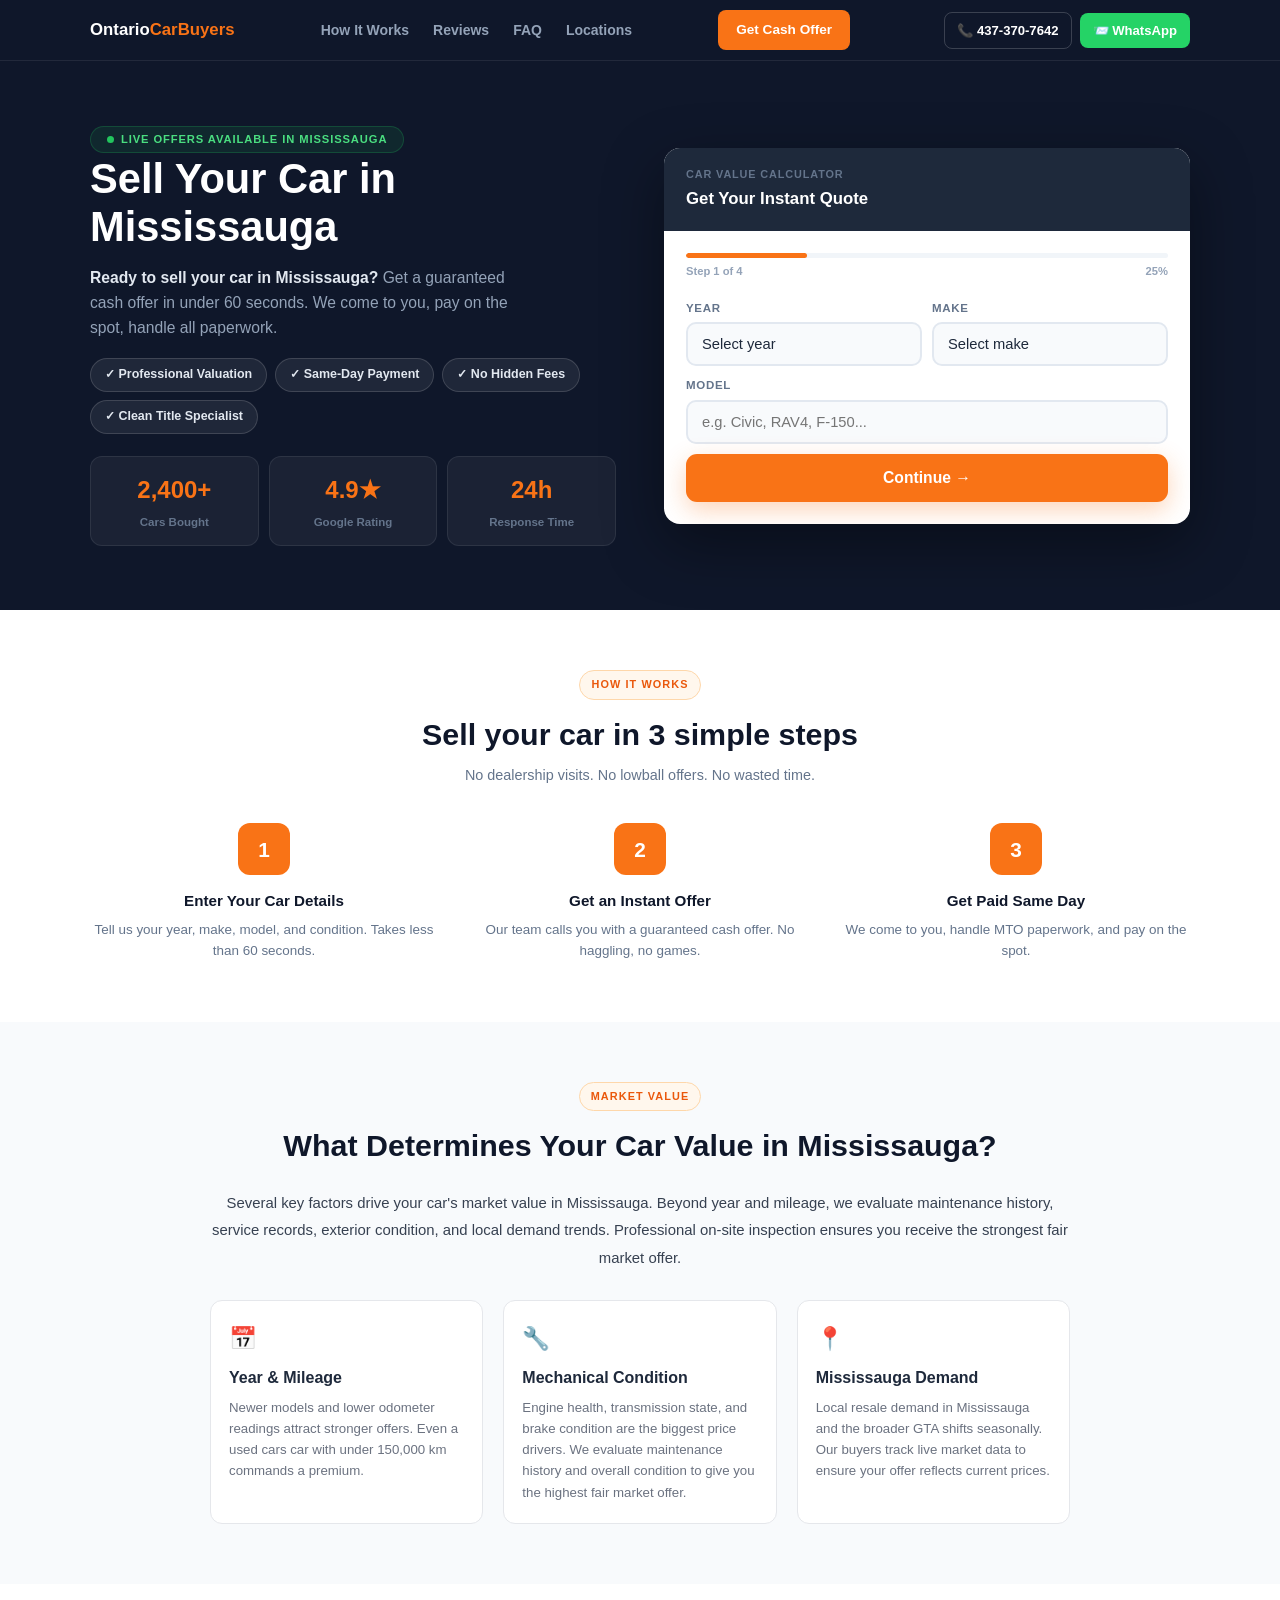
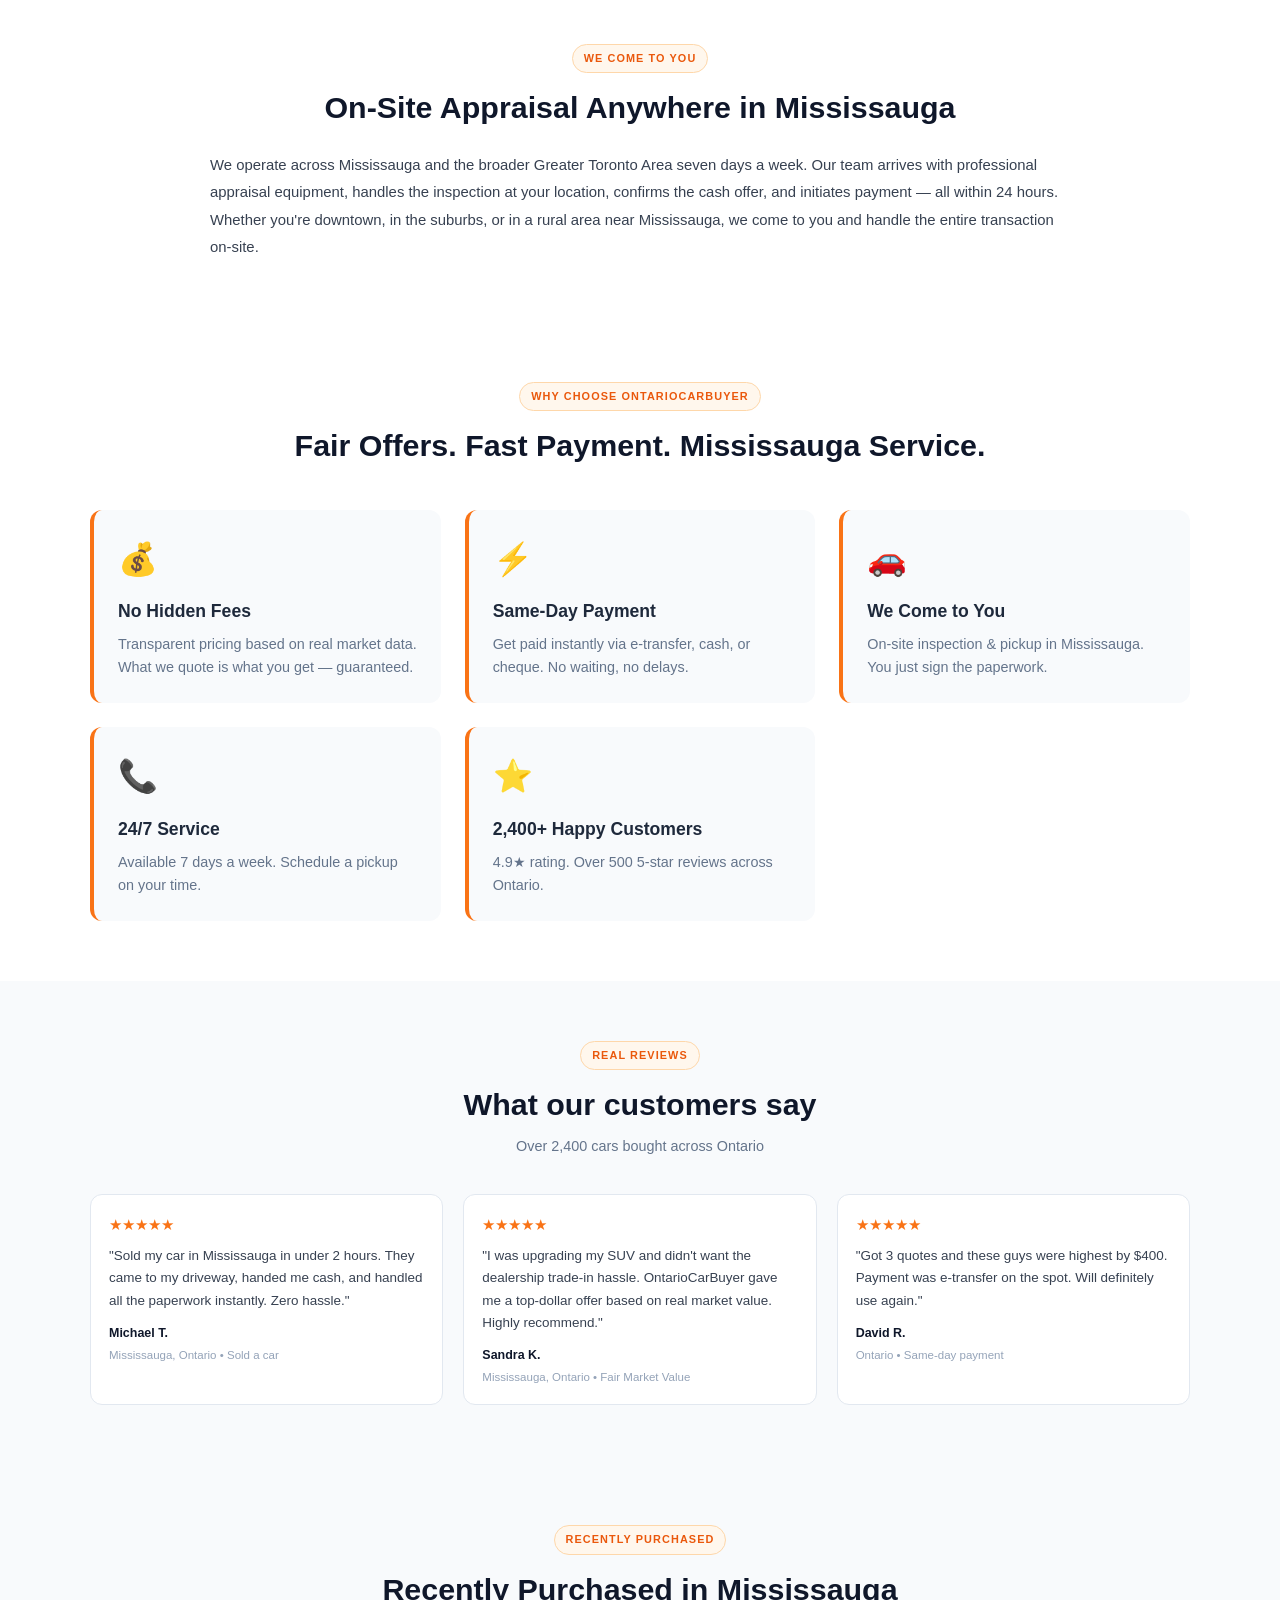
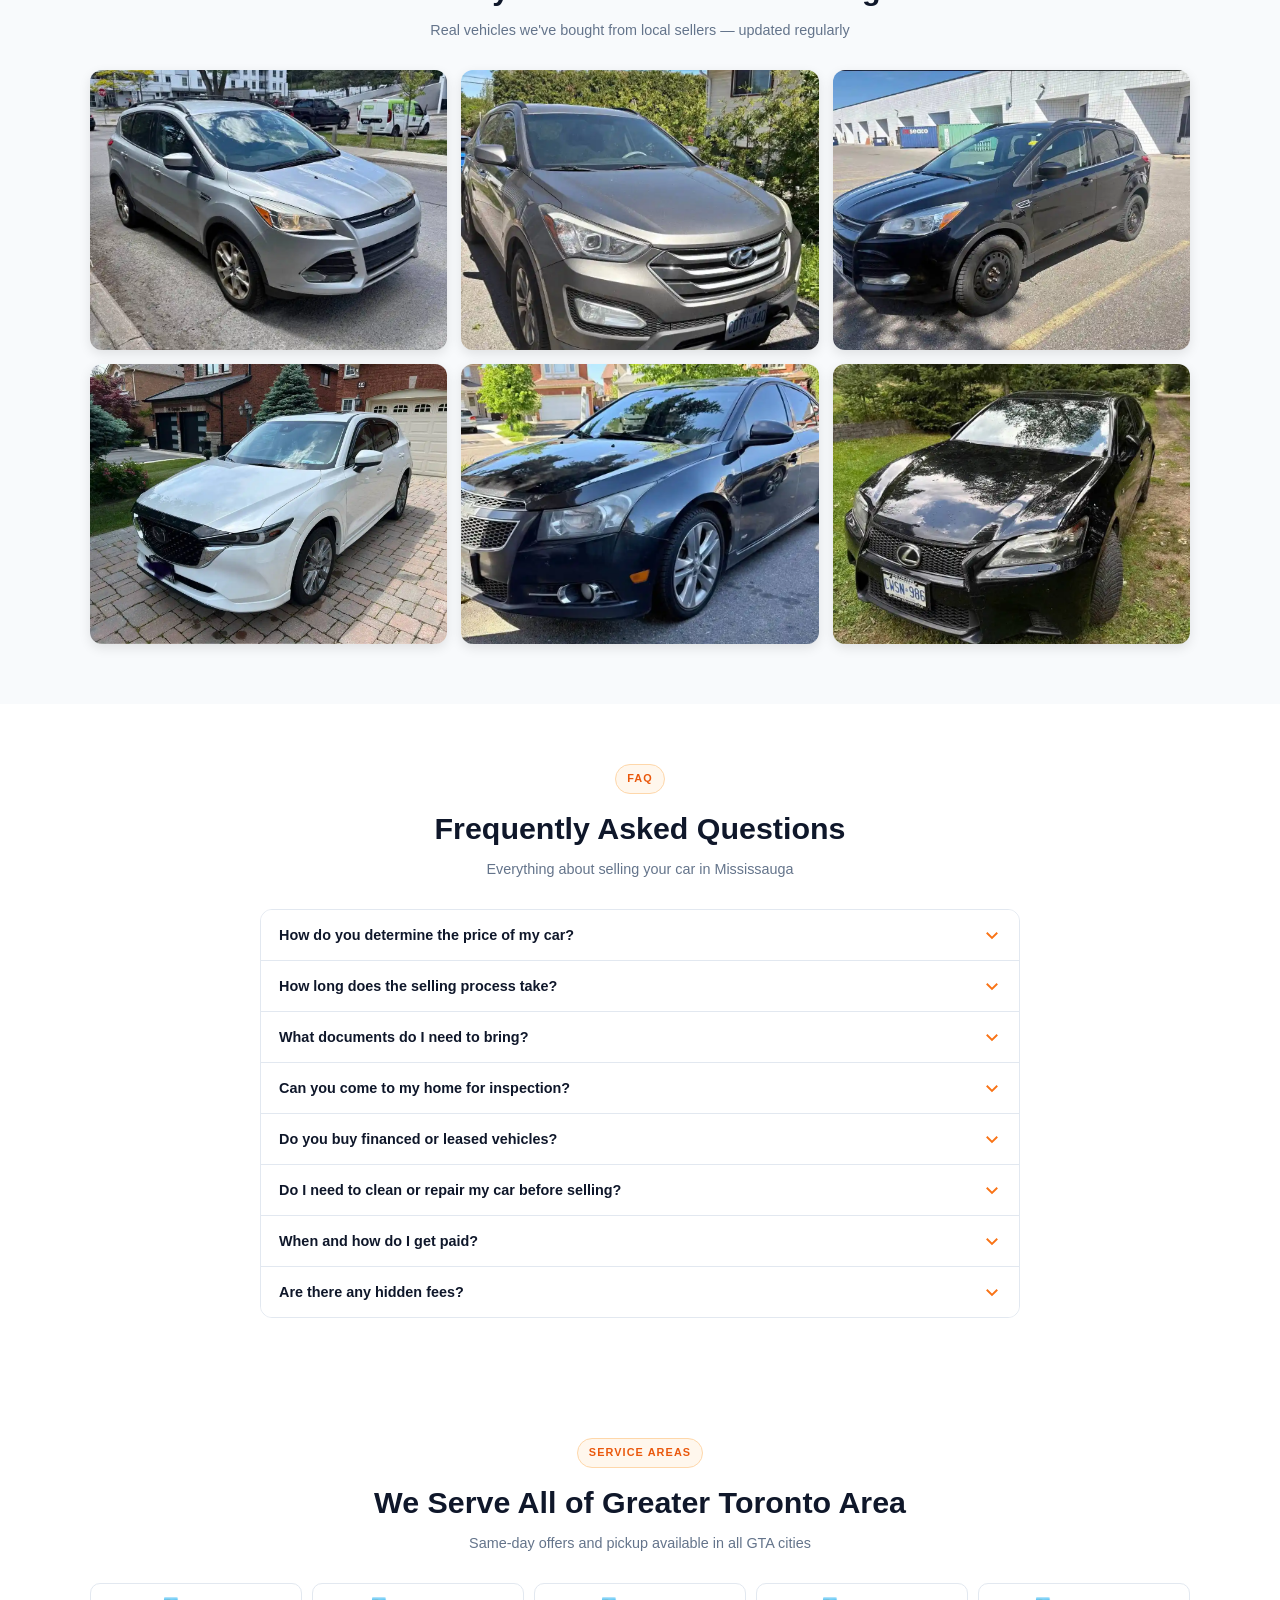
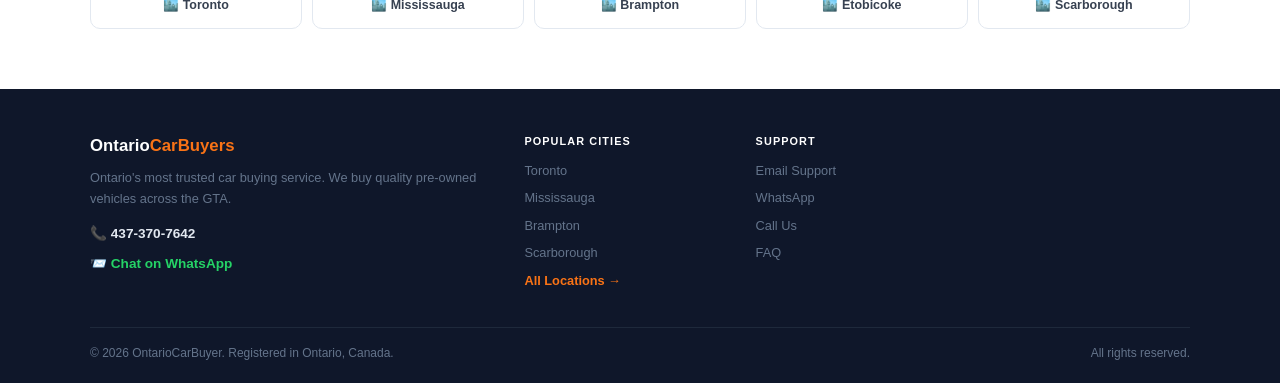
<file: pages/mississauga.html>
<!doctype html>
<html lang="en">
<head>
<meta charset="UTF-8">
<meta name="viewport" content="width=device-width,initial-scale=1">
<title>Sell Your Car in Mississauga | OntarioCarBuyer — We Buy Cars in Mississauga</title>
<meta name="description" content="Sell your used car in Mississauga instantly. Top cash prices, same-day payment, professional appraisal.">
<meta name="keywords" content="sell my car Mississauga, cash for cars Mississauga, sell car Mississauga, car buyers Ontario, instant quote">
<meta name="robots" content="index,follow">
<link rel="icon" href="/favicon.png" type="image/png" sizes="96x96">
<link rel="shortcut icon" href="/favicon.png">
<link rel="apple-touch-icon" href="/favicon.png">
<link rel="canonical" href="https://ontariocarbuyer.ca/mississauga">
<meta property="og:title" content="Sell Your Car in Mississauga | OntarioCarBuyer">
<meta property="og:description" content="Selling your car in Mississauga? OntarioCarBuyer pays top dollar cash — same-day pickup, no hassle, instant offer in 60 seconds.">
<meta property="og:url" content="https://ontariocarbuyer.ca/mississauga">
<meta property="og:type" content="website">
<meta property="og:image" content="https://ontariocarbuyer.ca/og-image.jpg">
<meta name="twitter:card" content="summary_large_image">
<script type="application/ld+json">{"@context":"https://schema.org","@type":"WebSite","name":"Ontario Car Buyer","url":"https://ontariocarbuyer.ca"}</script>
<script type="application/ld+json">{"@context":"https://schema.org","@type":"AutoDealer","name":"OntarioCarBuyer","url":"https://ontariocarbuyer.ca","telephone":"+14373707642","address":{"@type":"PostalAddress","addressLocality":"Mississauga","addressRegion":"ON","addressCountry":"CA"},"openingHours":"Mo-Su 08:00-20:00","image":"https://ontariocarbuyer.ca/og-image.jpg"}</script>
<script type="application/ld+json">{"@context":"https://schema.org","@type":"FAQPage","mainEntity":[{"@type":"Question","name":"How do I sell my car in Mississauga?","acceptedAnswer":{"@type":"Answer","text":"Fill out our 60-second form, get a guaranteed cash offer by phone, then schedule free same-day pickup in Mississauga."}},{"@type":"Question","name":"Do you buy used cars cars in Mississauga?","acceptedAnswer":{"@type":"Answer","text":"Yes — we buy all used cars vehicles in Mississauga. Professional on-site appraisal and same-day payment included."}},{"@type":"Question","name":"How fast will I get paid for my car in Mississauga?","acceptedAnswer":{"@type":"Answer","text":"Same day. We offer e-transfer, cash, or certified cheque at the time of pickup."}}]}</script>
<style>
*{box-sizing:border-box;margin:0;padding:0}

body{font-family:-apple-system,BlinkMacSystemFont,'Segoe UI',Helvetica,sans-serif;color:#1e293b;background:#f8fafc;line-height:1.6}
a{color:inherit;text-decoration:none}
/* NAV */
nav{background:#0f172a;padding:0 20px;position:sticky;top:0;z-index:100;border-bottom:1px solid rgba(255,255,255,.08)}
.nav-i{max-width:1100px;margin:0 auto;display:flex;align-items:center;justify-content:space-between;height:60px}
.logo{color:#fff;font-weight:800;font-size:1.05rem}.logo b{color:#f97316}
.nav-links{display:flex;gap:24px;font-size:.875rem;font-weight:600;color:#94a3b8}
.nav-links a:hover{color:#fff}
.nav-cta{background:#f97316;color:#fff!important;font-weight:700;font-size:.85rem;padding:9px 18px;border-radius:8px}
.nav-contacts{display:flex;align-items:center;gap:8px;margin-left:8px}
.nav-phone{color:#fff;font-weight:700;font-size:.82rem;display:flex;align-items:center;gap:4px;padding:7px 12px;border-radius:8px;border:1px solid rgba(255,255,255,.18);transition:border-color .18s}
.nav-phone:hover{border-color:#f97316;color:#f97316}
.nav-wa{background:#25d366;color:#fff!important;font-weight:700;font-size:.82rem;padding:7px 13px;border-radius:8px;display:flex;align-items:center;gap:4px;transition:background .18s}
.nav-wa:hover{background:#1fba58}
/* HERO */
.hero{background:#0f172a;padding:64px 20px}
.hero-i{max-width:1100px;margin:0 auto;display:grid;grid-template-columns:1fr 1fr;gap:48px;align-items:center}
.hero h1{font-size:2.6rem;font-weight:900;color:#fff;line-height:1.15;margin-bottom:14px}
.hero h1 b{color:#f97316}
.hero-desc{color:#94a3b8;font-size:.98rem;margin-bottom:18px;max-width:440px}
.hero-desc strong{color:#e2e8f0}
.badges{display:flex;flex-wrap:wrap;gap:8px;margin-bottom:22px}
.badge{display:inline-flex;align-items:center;gap:5px;background:rgba(255,255,255,.07);border:1px solid rgba(255,255,255,.14);border-radius:20px;padding:6px 14px;font-size:.78rem;color:#e2e8f0;font-weight:600}
.stats{display:grid;grid-template-columns:repeat(3,1fr);gap:10px}
.stat{background:rgba(255,255,255,.05);border:1px solid rgba(255,255,255,.08);border-radius:12px;padding:14px;text-align:center}
.stat-n{font-size:1.5rem;font-weight:900;color:#f97316}
.stat-l{font-size:.72rem;color:#64748b;margin-top:3px;font-weight:600}
/* CARD */
.card{background:#fff;border-radius:16px;overflow:hidden;box-shadow:0 20px 60px rgba(0,0,0,.4)}
.card-h{background:#1e293b;padding:18px 22px}
.card-hl{font-size:.68rem;font-weight:700;text-transform:uppercase;letter-spacing:.08em;color:#64748b;margin-bottom:3px}
.card-ht{color:#fff;font-size:1.05rem;font-weight:800}
.card-b{padding:22px}
.prog-track{background:#f1f5f9;border-radius:99px;height:5px;overflow:hidden;margin-bottom:5px}
.prog-fill{background:#f97316;height:5px;border-radius:99px;transition:width .4s ease}
.prog-meta{display:flex;justify-content:space-between;font-size:.7rem;color:#94a3b8;font-weight:600;margin-bottom:18px}
.step{display:none}.step.active{display:block;animation:fUp .28s ease}
@keyframes fUp{from{opacity:0;transform:translateY(10px)}to{opacity:1;transform:translateY(0)}}
.opt{border:2px solid #e2e8f0;border-radius:12px;padding:14px 16px;margin-bottom:9px;cursor:pointer;transition:all .16s}
.opt:hover,.opt.sel{border-color:#f97316;background:#fff7ed}
.opt-t{font-weight:700;color:#1e293b;font-size:.93rem}
.opt-s{font-size:.8rem;color:#64748b;margin-top:2px}
.fgrp{display:grid;grid-template-columns:1fr 1fr;gap:10px;margin-bottom:10px}
.flbl{font-size:.72rem;font-weight:700;text-transform:uppercase;letter-spacing:.06em;color:#64748b;margin-bottom:5px}
select,input[type=text],input[type=tel]{width:100%;background:#f8fafc;border:2px solid #e2e8f0;border-radius:10px;padding:12px 14px;font-size:.92rem;color:#1e293b;outline:none;-webkit-appearance:none;appearance:none;transition:border-color .18s}
select:focus,input:focus{border-color:#f97316;background:#fff}
.btn{width:100%;background:#f97316;color:#fff;font-weight:800;font-size:.98rem;padding:15px;border:none;border-radius:11px;cursor:pointer;margin-top:6px;box-shadow:0 8px 24px rgba(249,115,22,.3);transition:all .18s}
.btn:hover{background:#ea580c;box-shadow:0 12px 30px rgba(249,115,22,.4)}
.btn:disabled{opacity:.6;cursor:not-allowed}
.back{width:100%;background:none;border:none;color:#94a3b8;font-size:.82rem;font-weight:600;padding:9px;cursor:pointer;margin-top:2px}
.back:hover{color:#475569}
/* SECTIONS */
.sec{padding:60px 20px}
.sec-i{max-width:1100px;margin:0 auto}
.sec-tag{display:inline-block;background:#fff7ed;border:1px solid #fed7aa;color:#ea580c;font-size:.68rem;font-weight:800;text-transform:uppercase;letter-spacing:.1em;padding:5px 11px;border-radius:20px;margin-bottom:10px}
.sec-h{font-size:1.9rem;font-weight:900;color:#0f172a;margin-bottom:6px}
.sec-s{color:#64748b;font-size:.9rem}
/* HOW */
.how-g{display:grid;grid-template-columns:repeat(3,1fr);gap:28px;margin-top:36px}
.how-item{text-align:center}
.how-n{width:52px;height:52px;background:#f97316;border-radius:12px;font-size:1.3rem;font-weight:900;color:#fff;display:flex;align-items:center;justify-content:center;margin:0 auto 14px}
.how-t{font-size:.95rem;font-weight:800;color:#0f172a;margin-bottom:5px}
.how-d{font-size:.84rem;color:#64748b}
/* REVIEWS */
.rev-g{display:grid;grid-template-columns:repeat(3,1fr);gap:20px;margin-top:36px}
.market-grid{display:grid;grid-template-columns:repeat(3,1fr);gap:20px}
.rev{background:#fff;border:1px solid #e2e8f0;border-radius:12px;padding:18px}
.rev-stars{color:#f97316;font-size:.95rem;margin-bottom:8px}
.rev-txt{font-size:.84rem;color:#374151;margin-bottom:12px;line-height:1.65}
.rev-auth{font-size:.78rem;font-weight:700;color:#0f172a}
.rev-meta{font-size:.72rem;color:#94a3b8;margin-top:2px}
/* FAQ */
.faq-list{margin-top:28px;border:1px solid #e2e8f0;border-radius:12px;overflow:hidden}
.faq-item{border-bottom:1px solid #e2e8f0}.faq-item:last-child{border-bottom:none}
.faq-q{width:100%;background:#fff;border:none;text-align:left;padding:16px 18px;font-size:.9rem;font-weight:700;color:#0f172a;cursor:pointer;display:flex;justify-content:space-between;align-items:center;gap:12px}
.faq-q:hover{background:#f8fafc}
.faq-ic{width:18px;height:18px;flex-shrink:0;color:#f97316;transition:transform .2s}
.faq-a{display:none;padding:0 18px 16px;font-size:.84rem;color:#64748b;line-height:1.7}
/* LINKS */
.lg{display:grid;grid-template-columns:repeat(5,1fr);gap:10px;margin-top:28px}
.lc{background:#fff;border:1px solid #e2e8f0;border-radius:10px;padding:12px;text-align:center;font-size:.78rem;font-weight:700;color:#374151;transition:all .16s}
.lc:hover{border-color:#f97316;color:#f97316;background:#fff7ed}
/* GALLERY */
.gallery-grid{display:grid;grid-template-columns:repeat(auto-fit,minmax(280px,1fr));gap:14px;margin-top:28px}
.gallery-item{position:relative;overflow:hidden;border-radius:12px;height:280px;cursor:pointer;transition:all .3s;box-shadow:0 4px 12px rgba(0,0,0,.1)}
.gallery-item img{width:100%;height:100%;object-fit:cover;transition:transform .3s}
.gallery-item:hover{box-shadow:0 8px 24px rgba(0,0,0,.15)}
.gallery-item:hover img{transform:scale(1.05)}
/* FOOTER */
footer{background:#0f172a;padding:44px 20px 20px;color:#64748b}
.ft-i{max-width:1100px;margin:0 auto}
.ft-g{display:grid;grid-template-columns:2fr 1fr 1fr 1fr;gap:28px;margin-bottom:36px}
.ft-brand{color:#fff;font-weight:800;font-size:1.05rem;margin-bottom:8px}.ft-brand b{color:#f97316}
.ft-desc{font-size:.8rem;line-height:1.6}
.ft-ct{color:#fff;font-size:.68rem;font-weight:800;text-transform:uppercase;letter-spacing:.1em;margin-bottom:10px}
.ft-ul{list-style:none;display:flex;flex-direction:column;gap:7px;font-size:.8rem}
.ft-ul a:hover{color:#f97316}
.ft-bot{border-top:1px solid #1e293b;padding-top:16px;display:flex;justify-content:space-between;font-size:.75rem}
/* STICKY */
.sc{display:none;position:fixed;bottom:0;left:0;right:0;z-index:99;padding:10px 14px;background:#0f172a;border-top:1px solid rgba(255,255,255,.08)}
.sc a{display:block;background:#f97316;color:#fff;font-weight:800;text-align:center;padding:13px;border-radius:10px;font-size:.92rem}
/* RESPONSIVE */
@media(max-width:900px){
  .nav-links{display:none}
  .nav-contacts{display:none}
  .hero{padding:48px 16px 56px}
  .hero-i{grid-template-columns:1fr;gap:32px}
  .hero h1{font-size:2rem}
  .stats{max-width:360px}
  .how-g{grid-template-columns:1fr;max-width:420px;margin-left:auto;margin-right:auto}
  .rev-g{grid-template-columns:1fr}
  .lg{grid-template-columns:repeat(3,1fr)}
  .ft-g{grid-template-columns:1fr 1fr}
  /* calculator card full width on tablet */
  .card{max-width:480px;margin:0 auto;width:100%}
}
@media(max-width:600px){
  .hero{padding:16px 14px 70px}
  .hero h1{font-size:1.7rem;line-height:1.2}
  .hero-desc{font-size:.9rem}
  .badges{gap:6px}
  .badge{font-size:.72rem;padding:5px 10px}
  .stats{grid-template-columns:repeat(3,1fr)}
  .stat{padding:10px 6px}
  .stat-n{font-size:1.2rem}
  .stat-l{font-size:.65rem}
  .sec{padding:44px 14px}
  .sec-h{font-size:1.5rem}
  .how-g{grid-template-columns:1fr;gap:20px}
  .how-n{width:44px;height:44px;font-size:1.1rem}
  .rev-g{grid-template-columns:1fr}
  .card-grid{grid-template-columns:1fr}
  .market-grid{grid-template-columns:1fr}
  .lg{grid-template-columns:repeat(2,1fr);gap:8px}
  .lc{font-size:.75rem;padding:10px 6px}
  .ft-g{grid-template-columns:1fr}
  .ft-bot{flex-direction:column;gap:6px;text-align:center}
  .fgrp{grid-template-columns:1fr}
  .card-b{padding:16px}
  .btn{font-size:.92rem;padding:14px}
  .sc{display:block}
  body{padding-bottom:64px}
  /* mobile: live offers positioned higher */
  .live-offers-badge{margin-bottom:20px !important}
  /* nav */
  .nav-cta{font-size:.78rem;padding:7px 13px}
}
@media(max-width:380px){
  .hero h1{font-size:1.5rem}
  .lg{grid-template-columns:repeat(2,1fr)}
  .stats{gap:6px}
}
</style>
<meta name="google-site-verification" content="lKrwne2Hr2_G0G8Ra5-XggrLr59CdqjsJCM1KiJGEAc" />
</head>
<body>

<nav>
  <div class="nav-i">
    <a href="../" class="logo">Ontario<b>CarBuyers</b></a>
    <div class="nav-links">
      <a href="#how-it-works">How It Works</a>
      <a href="#reviews">Reviews</a>
      <a href="#faq">FAQ</a>
      <a href="#locations">Locations</a>
    </div>
    <a href="#calculator" class="nav-cta">Get Cash Offer</a>
    <div class="nav-contacts">
      <a href="tel:+14373707642" class="nav-phone">&#128222; 437-370-7642</a>
      <a href="https://wa.me/4373707642" target="_blank" class="nav-wa">&#128232; WhatsApp</a>
    </div>
  </div>
</nav>

<section class="hero">
  <div class="hero-i">
    <div>
      <div class="live-offers-badge" style="display:inline-flex;align-items:center;gap:7px;background:rgba(34,197,94,.1);border:1px solid rgba(34,197,94,.22);color:#4ade80;font-size:.7rem;font-weight:700;text-transform:uppercase;letter-spacing:.08em;padding:4px 16px;border-radius:30px;margin-bottom:2px">
        <span style="width:7px;height:7px;background:#22c55e;border-radius:50%;display:inline-block;animation:lp 1.5s infinite"></span>
        Live Offers Available in Mississauga
      </div>
      <style>@keyframes lp{0%,100%{opacity:1}50%{opacity:.4}}</style>
      <h1>Sell Your Car in Mississauga</h1>
      <p class="hero-desc"><strong>Ready to sell your car in Mississauga?</strong> Get a guaranteed cash offer in under 60 seconds. We come to you, pay on the spot, handle all paperwork.</p>
      <div class="badges">
        <span class="badge">&#10003; Professional Valuation</span>
        <span class="badge">&#10003; Same-Day Payment</span>
        <span class="badge">&#10003; No Hidden Fees</span>
        <span class="badge">&#10003; Clean Title Specialist</span>
      </div>
      <div class="stats">
        <div class="stat"><div class="stat-n">2,400+</div><div class="stat-l">Cars Bought</div></div>
        <div class="stat"><div class="stat-n">4.9&#9733;</div><div class="stat-l">Google Rating</div></div>
        <div class="stat"><div class="stat-n">24h</div><div class="stat-l">Response Time</div></div>
      </div>
    </div>

    <div id="calculator" class="card">
      <div class="card-h">
        <div class="card-hl">Car Value Calculator</div>
        <div class="card-ht">Get Your Instant Quote</div>
      </div>
      <div class="card-b">
        <div class="prog-track"><div class="prog-fill" id="prog" style="width:25%"></div></div>
        <div class="prog-meta"><span id="slbl">Step 1 of 4</span><span id="spct">25%</span></div>

        <div class="step active" id="step-1">
          <div class="fgrp">
            <div>
              <div class="flbl">Year</div>
              <select id="car-year"><option value="">Select year</option></select>
            </div>
            <div>
              <div class="flbl">Make</div>
              <select id="car-make">
                <option value="">Select make</option>
                <option>Acura</option><option>Audi</option><option>BMW</option><option>Buick</option><option>Cadillac</option>
                <option>Chevrolet</option><option>Chrysler</option><option>Dodge</option><option>Ford</option><option>GMC</option>
                <option>Honda</option><option>Hyundai</option><option>Infiniti</option><option>Jeep</option><option>Kia</option>
                <option>Lexus</option><option>Mazda</option><option>Mercedes-Benz</option><option>Mitsubishi</option><option>Nissan</option>
                <option>Ram</option><option>Subaru</option><option>Tesla</option><option>Toyota</option><option>Volkswagen</option>
                <option>Volvo</option><option>Other</option>
              </select>
            </div>
          </div>
          <div class="flbl">Model</div>
          <input id="car-model" type="text" placeholder="e.g. Civic, RAV4, F-150..." style="margin-bottom:4px">
          <button class="btn" onclick="goStep(2)">Continue &#8594;</button>
        </div>

        <div class="step" id="step-2">
          <div style="font-size:.95rem;font-weight:800;color:#0f172a;margin-bottom:3px">Does it drive?</div>
          <div style="font-size:.8rem;color:#64748b;margin-bottom:14px">Tell us about your vehicle&#8217;s current condition</div>
          <div class="opt" onclick="pick(this,'drv','yes',3)">
            <div class="opt-t">&#9989; Yes, it drives</div><div class="opt-s">Runs fine or has minor issues</div>
          </div>
          <div class="opt" onclick="pick(this,'drv','no',3)">
            <div class="opt-t">&#128663; Has mechanical issues</div><div class="opt-s">Needs repairs or professional assessment</div>
          </div>
          <button class="back" onclick="goStep(1)">&#8592; Back</button>
        </div>

        <div class="step" id="step-3">
          <div style="font-size:.95rem;font-weight:800;color:#0f172a;margin-bottom:3px">Do you own it outright?</div>
          <div style="font-size:.8rem;color:#64748b;margin-bottom:14px">We handle lien payoffs &#8212; no stress</div>
          <div class="opt" onclick="pick(this,'own','owned',4)">
            <div class="opt-t">&#128273; I own it fully</div><div class="opt-s">No loan, fully paid off</div>
          </div>
          <div class="opt" onclick="pick(this,'own','loan',4)">
            <div class="opt-t">&#128179; Still on a loan</div><div class="opt-s">Financing or lease remaining</div>
          </div>
          <button class="back" onclick="goStep(2)">&#8592; Back</button>
        </div>

        <div class="step" id="step-4">
          <div style="text-align:center;margin-bottom:18px">
            <div style="font-size:2rem;margin-bottom:8px">&#128293;</div>
            <div style="font-size:.98rem;font-weight:800;color:#0f172a">We Buy Your Car in Mississauga!</div>
            <div style="font-size:.8rem;color:#64748b;margin-top:3px">Enter your phone to get the instant offer</div>
          </div>
          <div class="flbl">Your Phone Number</div>
          <input type="tel" id="phone-input" placeholder="(647) 000-0000" maxlength="14" inputmode="tel" style="margin-bottom:10px" oninput="this.value=this.value.replace(/[^\d]/g,'').slice(0,10); if(this.value.length===10) this.style.borderColor='#10b981'; else this.style.borderColor='';">
          <button class="btn" id="submit-btn" onclick="sendLead()">&#128293; GET MY CASH OFFER</button>
          <p style="text-align:center;font-size:.7rem;color:#94a3b8;margin-top:9px">No spam. No obligation. 100% free.</p>
          <button class="back" onclick="goStep(3)">&#8592; Back</button>
        </div>

        <div class="step" id="step-success">
          <div style="text-align:center;padding:16px 0">
            <div style="width:60px;height:60px;background:#22c55e;border-radius:50%;display:flex;align-items:center;justify-content:center;margin:0 auto 14px">
              <svg width="28" height="28" fill="none" viewBox="0 0 24 24" stroke="#fff" stroke-width="3"><path d="M5 13l4 4L19 7"/></svg>
            </div>
            <div style="font-size:1.2rem;font-weight:900;color:#0f172a;margin-bottom:8px">You're all set! &#127881;</div>
            <p style="color:#64748b;font-size:.88rem;margin-bottom:14px">A specialist will call you within <strong style="color:#0f172a">5 minutes</strong>.</p>
            <div style="background:#f0fdf4;border:1px solid #bbf7d0;border-radius:10px;padding:13px;font-size:.82rem;color:#166534;font-weight:600">
              &#128222; Expect a call from a <strong>437 area</strong> number shortly.
            </div>
          </div>
        </div>
      </div>
    </div>
  </div>
</section>

<section class="sec" id="how-it-works" style="background:#fff">
  <div class="sec-i" style="text-align:center">
    <span class="sec-tag">How It Works</span>
    <h2 class="sec-h">Sell your car in 3 simple steps</h2>
    <p class="sec-s">No dealership visits. No lowball offers. No wasted time.</p>
    <div class="how-g">
      <div class="how-item">
        <div class="how-n">1</div>
        <div class="how-t">Enter Your Car Details</div>
        <p class="how-d">Tell us your year, make, model, and condition. Takes less than 60 seconds.</p>
      </div>
      <div class="how-item">
        <div class="how-n">2</div>
        <div class="how-t">Get an Instant Offer</div>
        <p class="how-d">Our team calls you with a guaranteed cash offer. No haggling, no games.</p>
      </div>
      <div class="how-item">
        <div class="how-n">3</div>
        <div class="how-t">Get Paid Same Day</div>
        <p class="how-d">We come to you, handle MTO paperwork, and pay on the spot.</p>
      </div>
    </div>
  </div>
</section>



<!-- MARKET VALUE -->
<section class="sec" style="background:#f8fafc">
  <div class="sec-i" style="max-width:860px;margin:0 auto">
    <div style="text-align:center">
      <span class="sec-tag">Market Value</span>
      <h2 class="sec-h">What Determines Your Car Value in Mississauga?</h2>
      <p style="color:#374151;font-size:.93rem;line-height:1.85;margin:20px 0 28px">Several key factors drive your car's market value in Mississauga. Beyond year and mileage, we evaluate maintenance history, service records, exterior condition, and local demand trends. Professional on-site inspection ensures you receive the strongest fair market offer.</p>
    </div>
    <div class="market-grid">
      <div style="background:#fff;border-radius:12px;padding:20px 18px;border:1px solid #e5e7eb">
        <div style="font-size:1.4rem;margin-bottom:8px">&#128197;</div>
        <div style="font-weight:700;color:#1e293b;margin-bottom:6px">Year &amp; Mileage</div>
        <p style="font-size:.83rem;color:#6b7280;line-height:1.6">Newer models and lower odometer readings attract stronger offers. Even a used cars car with under 150,000 km commands a premium.</p>
      </div>
      <div style="background:#fff;border-radius:12px;padding:20px 18px;border:1px solid #e5e7eb">
        <div style="font-size:1.4rem;margin-bottom:8px">&#128295;</div>
        <div style="font-weight:700;color:#1e293b;margin-bottom:6px">Mechanical Condition</div>
        <p style="font-size:.83rem;color:#6b7280;line-height:1.6">Engine health, transmission state, and brake condition are the biggest price drivers. We evaluate maintenance history and overall condition to give you the highest fair market offer.</p>
      </div>
      <div style="background:#fff;border-radius:12px;padding:20px 18px;border:1px solid #e5e7eb">
        <div style="font-size:1.4rem;margin-bottom:8px">&#128205;</div>
        <div style="font-weight:700;color:#1e293b;margin-bottom:6px">Mississauga Demand</div>
        <p style="font-size:.83rem;color:#6b7280;line-height:1.6">Local resale demand in Mississauga and the broader GTA shifts seasonally. Our buyers track live market data to ensure your offer reflects current prices.</p>
      </div>
    </div>
  </div>
</section>

<!-- LOCAL PRESENCE -->
<section class="sec" style="background:#fff">
  <div class="sec-i" style="max-width:860px;margin:0 auto">
    <div style="text-align:center">
      <span class="sec-tag">We Come to You</span>
      <h2 class="sec-h">On-Site Appraisal Anywhere in Mississauga</h2>
    </div>
    <div style="color:#374151;font-size:.93rem;line-height:1.85;margin-top:20px">
      <p>We operate across Mississauga and the broader Greater Toronto Area seven days a week. Our team arrives with professional appraisal equipment, handles the inspection at your location, confirms the cash offer, and initiates payment — all within 24 hours. Whether you're downtown, in the suburbs, or in a rural area near Mississauga, we come to you and handle the entire transaction on-site.</p>
    </div>
  </div>
</section>

<!-- WHY CHOOSE US -->
<section class="sec" style="background:#fff">
  <div class="sec-i">
    <div style="text-align:center;margin-bottom:40px">
      <span class="sec-tag">Why Choose OntarioCarBuyer</span>
      <h2 class="sec-h">Fair Offers. Fast Payment. Mississauga Service.</h2>
    </div>
    <div style="display:grid;grid-template-columns:repeat(auto-fit,minmax(280px,1fr));gap:24px;margin-top:30px">
      <div style="background:#f8fafc;padding:24px;border-radius:12px;border-left:4px solid #f97316">
        <div style="font-size:32px;margin-bottom:12px">💰</div>
        <h3 style="font-size:1.1rem;font-weight:700;margin-bottom:8px;color:#1e293b">No Hidden Fees</h3>
        <p style="color:#64748b;font-size:.9rem;line-height:1.6">Transparent pricing based on real market data. What we quote is what you get — guaranteed.</p>
      </div>
      <div style="background:#f8fafc;padding:24px;border-radius:12px;border-left:4px solid #f97316">
        <div style="font-size:32px;margin-bottom:12px">⚡</div>
        <h3 style="font-size:1.1rem;font-weight:700;margin-bottom:8px;color:#1e293b">Same-Day Payment</h3>
        <p style="color:#64748b;font-size:.9rem;line-height:1.6">Get paid instantly via e-transfer, cash, or cheque. No waiting, no delays.</p>
      </div>
      <div style="background:#f8fafc;padding:24px;border-radius:12px;border-left:4px solid #f97316">
        <div style="font-size:32px;margin-bottom:12px">🚗</div>
        <h3 style="font-size:1.1rem;font-weight:700;margin-bottom:8px;color:#1e293b">We Come to You</h3>
        <p style="color:#64748b;font-size:.9rem;line-height:1.6">On-site inspection & pickup in Mississauga. You just sign the paperwork.</p>
      </div>

      <div style="background:#f8fafc;padding:24px;border-radius:12px;border-left:4px solid #f97316">
        <div style="font-size:32px;margin-bottom:12px">📞</div>
        <h3 style="font-size:1.1rem;font-weight:700;margin-bottom:8px;color:#1e293b">24/7 Service</h3>
        <p style="color:#64748b;font-size:.9rem;line-height:1.6">Available 7 days a week. Schedule a pickup on your time.</p>
      </div>
      <div style="background:#f8fafc;padding:24px;border-radius:12px;border-left:4px solid #f97316">
        <div style="font-size:32px;margin-bottom:12px">⭐</div>
        <h3 style="font-size:1.1rem;font-weight:700;margin-bottom:8px;color:#1e293b">2,400+ Happy Customers</h3>
        <p style="color:#64748b;font-size:.9rem;line-height:1.6">4.9★ rating. Over 500 5-star reviews across Ontario.</p>
      </div>
    </div>
  </div>
</section>

<section class="sec" id="reviews" style="background:#f8fafc">
  <div class="sec-i" style="text-align:center">
    <span class="sec-tag">Real Reviews</span>
    <h2 class="sec-h">What our customers say</h2>
    <p class="sec-s">Over 2,400 cars bought across Ontario</p>
  </div>
  <div class="sec-i">
    <div class="rev-g">
      <div class="rev">
        <div class="rev-stars">&#9733;&#9733;&#9733;&#9733;&#9733;</div>
        <p class="rev-txt">"Sold my car in Mississauga in under 2 hours. They came to my driveway, handed me cash, and handled all the paperwork instantly. Zero hassle."</p>
        <div class="rev-auth">Michael T.</div>
        <div class="rev-meta">Mississauga, Ontario &bull; Sold a car</div>
      </div>
      <div class="rev">
        <div class="rev-stars">&#9733;&#9733;&#9733;&#9733;&#9733;</div>
        <p class="rev-txt">"I was upgrading my SUV and didn't want the dealership trade-in hassle. OntarioCarBuyer gave me a top-dollar offer based on real market value. Highly recommend."</p>
        <div class="rev-auth">Sandra K.</div>
        <div class="rev-meta">Mississauga, Ontario &bull; Fair Market Value</div>
      </div>
      <div class="rev">
        <div class="rev-stars">&#9733;&#9733;&#9733;&#9733;&#9733;</div>
        <p class="rev-txt">"Got 3 quotes and these guys were highest by $400. Payment was e-transfer on the spot. Will definitely use again."</p>
        <div class="rev-auth">David R.</div>
        <div class="rev-meta">Ontario &bull; Same-day payment</div>
      </div>
    </div>
  </div>
</section>

<section class="sec" style="background:#f8fafc">
  <div class="sec-i" style="max-width:1100px;margin:0 auto">
    <div style="text-align:center;margin-bottom:18px">
      <span class="sec-tag">Recently Purchased</span>
      <h2 class="sec-h">Recently Purchased in Mississauga</h2>
      <p class="sec-s">Real vehicles we've bought from local sellers — updated regularly</p>
    </div>
    <div class="gallery-grid" id="galleryGrid"></div>
  </div>
</section>

<section class="sec" id="faq" style="background:#fff">
  <div class="sec-i" style="max-width:760px;margin:0 auto">
    <div style="text-align:center">
      <span class="sec-tag">FAQ</span>
      <h2 class="sec-h">Frequently Asked Questions</h2>
      <p class="sec-s">Everything about selling your car in Mississauga</p>
    </div>
    <div class="faq-list">
      <div class="faq-item">
        <button class="faq-q" onclick="faq(this)">How do you determine the price of my car?<svg class="faq-ic" fill="none" viewBox="0 0 24 24" stroke="currentColor" stroke-width="2.5"><path d="M19 9l-7 7-7-7"/></svg></button>
        <div class="faq-a">We analyze your car's year, make, model, mileage, and condition using current market data. Our valuation reflects real Mississauga market rates—fair and transparent.</div>
      </div>
      <div class="faq-item">
        <button class="faq-q" onclick="faq(this)">How long does the selling process take?<svg class="faq-ic" fill="none" viewBox="0 0 24 24" stroke="currentColor" stroke-width="2.5"><path d="M19 9l-7 7-7-7"/></svg></button>
        <div class="faq-a">Once inspection is complete, the entire process takes about 10 minutes. We handle paperwork, title transfer, plate removal—everything.</div>
      </div>
      <div class="faq-item">
        <button class="faq-q" onclick="faq(this)">What documents do I need to bring?<svg class="faq-ic" fill="none" viewBox="0 0 24 24" stroke="currentColor" stroke-width="2.5"><path d="M19 9l-7 7-7-7"/></svg></button>
        <div class="faq-a">Your vehicle registration, driver's license, and all keys. Service records are optional. We handle the rest.</div>
      </div>
      <div class="faq-item">
        <button class="faq-q" onclick="faq(this)">Can you come to my home for inspection?<svg class="faq-ic" fill="none" viewBox="0 0 24 24" stroke="currentColor" stroke-width="2.5"><path d="M19 9l-7 7-7-7"/></svg></button>
        <div class="faq-a">Absolutely. We schedule a free inspection at your home anywhere in Mississauga, or you can visit our location. Your choice.</div>
      </div>
      <div class="faq-item">
        <button class="faq-q" onclick="faq(this)">Do you buy financed or leased vehicles?<svg class="faq-ic" fill="none" viewBox="0 0 24 24" stroke="currentColor" stroke-width="2.5"><path d="M19 9l-7 7-7-7"/></svg></button>
        <div class="faq-a">Yes. We calculate the outstanding balance and settle it during the inspection process. Clean title guaranteed.</div>
      </div>
      <div class="faq-item">
        <button class="faq-q" onclick="faq(this)">Do I need to clean or repair my car before selling?<svg class="faq-ic" fill="none" viewBox="0 0 24 24" stroke="currentColor" stroke-width="2.5"><path d="M19 9l-7 7-7-7"/></svg></button>
        <div class="faq-a">No. We buy cars as-is. No cleaning, repairs, or services required.</div>
      </div>
      <div class="faq-item">
        <button class="faq-q" onclick="faq(this)">When and how do I get paid?<svg class="faq-ic" fill="none" viewBox="0 0 24 24" stroke="currentColor" stroke-width="2.5"><path d="M19 9l-7 7-7-7"/></svg></button>
        <div class="faq-a">Same day. Cash, e-transfer, or certified cheque—your choice at pickup.</div>
      </div>
      <div class="faq-item">
        <button class="faq-q" onclick="faq(this)">Are there any hidden fees?<svg class="faq-ic" fill="none" viewBox="0 0 24 24" stroke="currentColor" stroke-width="2.5"><path d="M19 9l-7 7-7-7"/></svg></button>
        <div class="faq-a">No hidden fees. Valuation and inspection are free. What we quote is final—no surprises.</div>
      </div>
    </div>
  </div>
</section>

<section class="sec" id="locations" style="background:#fff">
  <div class="sec-i">
    <div style="text-align:center">
      <span class="sec-tag">Service Areas</span>
      <h2 class="sec-h">We Serve All of Greater Toronto Area</h2>
      <p class="sec-s">Same-day offers and pickup available in all GTA cities</p>
    </div>
    <div class="lg">
      <a href="toronto.html" class="lc">🏙️ Toronto</a>
      <a href="mississauga.html" class="lc">🏙️ Mississauga</a>
      <a href="brampton.html" class="lc">🏙️ Brampton</a>
      <a href="etobicoke.html" class="lc">🏙️ Etobicoke</a>
      <a href="scarborough.html" class="lc">🏙️ Scarborough</a>
    </div>
  </div>
</section>

<footer>
  <div class="ft-i">
    <div class="ft-g">
      <div>
        <div class="ft-brand">Ontario<b>CarBuyers</b></div>
        <p class="ft-desc">Ontario's most trusted car buying service. We buy quality pre-owned vehicles across the GTA.</p>
        <div style="margin-top:14px;display:flex;flex-direction:column;gap:8px">
          <a href="tel:+14373707642" style="display:inline-flex;align-items:center;gap:7px;color:#e2e8f0;font-size:.85rem;font-weight:700">&#128222; 437-370-7642</a>
          <a href="https://wa.me/4373707642" target="_blank" style="display:inline-flex;align-items:center;gap:7px;color:#25d366;font-size:.85rem;font-weight:700">&#128232; Chat on WhatsApp</a>
        </div>
      </div>
      <div>
        <div class="ft-ct">Popular Cities</div>
        <ul class="ft-ul">
          <li><a href="toronto.html">Toronto</a></li>
          <li><a href="mississauga.html">Mississauga</a></li>
          <li><a href="brampton.html">Brampton</a></li>
          <li><a href="scarborough.html">Scarborough</a></li>
          <li><a href="../" style="color:#f97316;font-weight:700">All Locations &#8594;</a></li>
        </ul>
      </div>
      <div>
        <div class="ft-ct">Support</div>
        <ul class="ft-ul">
          <li><a href="mailto:info@ontariocarbuyer.ca">Email Support</a></li>
          <li><a href="https://wa.me/4373707642">WhatsApp</a></li>
          <li><a href="tel:+14373707642">Call Us</a></li>
          <li><a href="/#faq">FAQ</a></li>
        </ul>
      </div>
    </div>
    <div class="ft-bot">
      <span>&#169; 2026 OntarioCarBuyer. Registered in Ontario, Canada.</span>
      <span>All rights reserved.</span>
    </div>
  </div>
</footer>

<div class="sc">
  <div style="display:grid;grid-template-columns:1fr 1fr 1fr;gap:8px">
    <a href="#calculator" style="display:block;background:#f97316;color:#fff;font-weight:800;text-align:center;padding:12px 6px;border-radius:10px;font-size:.8rem;text-decoration:none">Get Offer</a>
    <a href="tel:+14373707642" style="display:block;background:#1e293b;color:#fff;font-weight:800;text-align:center;padding:12px 6px;border-radius:10px;font-size:.8rem;border:1px solid rgba(255,255,255,.15);text-decoration:none">Call Us</a>
    <a href="https://wa.me/4373707642" target="_blank" style="display:block;background:#25d366;color:#fff;font-weight:800;text-align:center;padding:12px 6px;border-radius:10px;font-size:.8rem;text-decoration:none">WhatsApp</a>
  </div>
</div>

<script>
var L={model:'car',city:'Mississauga',condition:'used cars',year:'',make:'',car:'',drv:'',own:'',ph:''};
(function(){var s=document.getElementById('car-year'),y=new Date().getFullYear();for(;y>=1990;y--){var o=document.createElement('option');o.value=y;o.textContent=y;s.appendChild(o);}})();
function show(n){
  document.querySelectorAll('.step').forEach(function(s){s.classList.remove('active');});
  var el=document.getElementById('step-'+n);if(el)el.classList.add('active');
  if(n==='success'){document.getElementById('prog').style.width='100%';document.getElementById('slbl').textContent='Done!';document.getElementById('spct').textContent='100%';return;}
  var p=Math.round(parseInt(n)/4*100);
  document.getElementById('prog').style.width=p+'%';
  document.getElementById('slbl').textContent='Step '+n+' of 4';
  document.getElementById('spct').textContent=p+'%';
}
function goStep(n){
  if(n===2){
    L.year=document.getElementById('car-year').value;
    L.make=document.getElementById('car-make').value;
    L.car=document.getElementById('car-model').value;
    if(!L.year||!L.make||!L.car){
      var b=document.querySelector('#step-1 .btn');
      b.textContent='Please fill all fields';b.style.background='#ef4444';
      setTimeout(function(){b.textContent='Continue \u2192';b.style.background='';},1500);
      return;
    }
  }
  show(n);
}
function pick(el,f,v,nx){
  el.parentElement.querySelectorAll('.opt').forEach(function(c){c.classList.remove('sel');});
  el.classList.add('sel');L[f]=v;setTimeout(function(){show(nx);},260);
}
function sendLead(){
  var raw=document.getElementById('phone-input').value.trim();
  var digits=raw.replace(/\D/g,'');
  var inp=document.getElementById('phone-input');
  // Must be 10 digits, not all same digit, not start with 0 or 1
  var valid=digits.length===10 && !/^(\d)\1{9}$/.test(digits) && digits[0]!=='0' && digits[0]!=='1';
  if(!valid){
    inp.style.borderColor='#ef4444';
    inp.placeholder='Enter a valid 10-digit Canadian number';
    inp.value='';
    setTimeout(function(){inp.style.borderColor='';inp.placeholder='(647) 000-0000';},2500);
    return;
  }
  L.ph=digits;
  var btn=document.getElementById('submit-btn');btn.textContent='Sending...';btn.disabled=true;
  var tok='8455897525:AAHO7mHpOHzW2AvRArGCY5LtYcHe2EHx3Rw',cid='848972882';
  var msg='\uD83D\uDD25 NEW LEAD - OntarioCarBuyer\n'+
    '\uD83D\uDCCD City: '+L.city+'\n'+
    '\uD83D\uDE97 Car: '+L.year+' '+L.make+' '+L.car+'\n'+
    '\u2699\uFE0F Condition: '+L.condition+'\n'+
    '\uD83D\uDEDE Driveable: '+(L.drv==='yes'?'\u2705 Yes':'\uD83D\uDE9B No / Tow needed')+'\n'+
    '\uD83D\uDCB3 Ownership: '+(L.own==='owned'?'\uD83D\uDD13 Fully Owned':'\uD83C\uDFE6 On Loan')+'\n'+
    '\uD83D\uDCDE Phone: +1'+digits+'\n'+
    '\uD83C\uDF10 URL: '+window.location.href;
  fetch('https://api.telegram.org/bot'+tok+'/sendMessage',{
    method:'POST',headers:{'Content-Type':'application/json'},
    body:JSON.stringify({chat_id:cid,text:msg})
  }).catch(function(){}).finally(function(){show('success');});
}
function faq(btn){
  var a=btn.nextElementSibling,op=a.style.display==='block';
  document.querySelectorAll('.faq-a').forEach(function(x){x.style.display='none';});
  document.querySelectorAll('.faq-ic').forEach(function(x){x.style.transform='';});
  if(!op){a.style.display='block';btn.querySelector('.faq-ic').style.transform='rotate(180deg)';}
}

(function(){
  var grid=document.getElementById('galleryGrid');
  if(!grid) return;
  var images=['car-1.webp','car-2.webp','car-3.webp','car-4.webp','car-5.webp','car-6.webp','car-7.webp','car-8.webp','car-9.webp','car-10.webp','car-11.webp','car-12.webp','car-13.webp','car-14.webp'];
  var picked=images.slice().sort(function(){return Math.random()-0.5;}).slice(0,6);
  picked.forEach(function(name){
    var item=document.createElement('article');
    item.className='gallery-item';
    var img=document.createElement('img');
    img.src='/images/'+name;
    img.alt='Recently purchased vehicle';
    img.loading='lazy';
    item.appendChild(img);
    grid.appendChild(item);
  });
})();
</script>
</body>
</html>
</file>
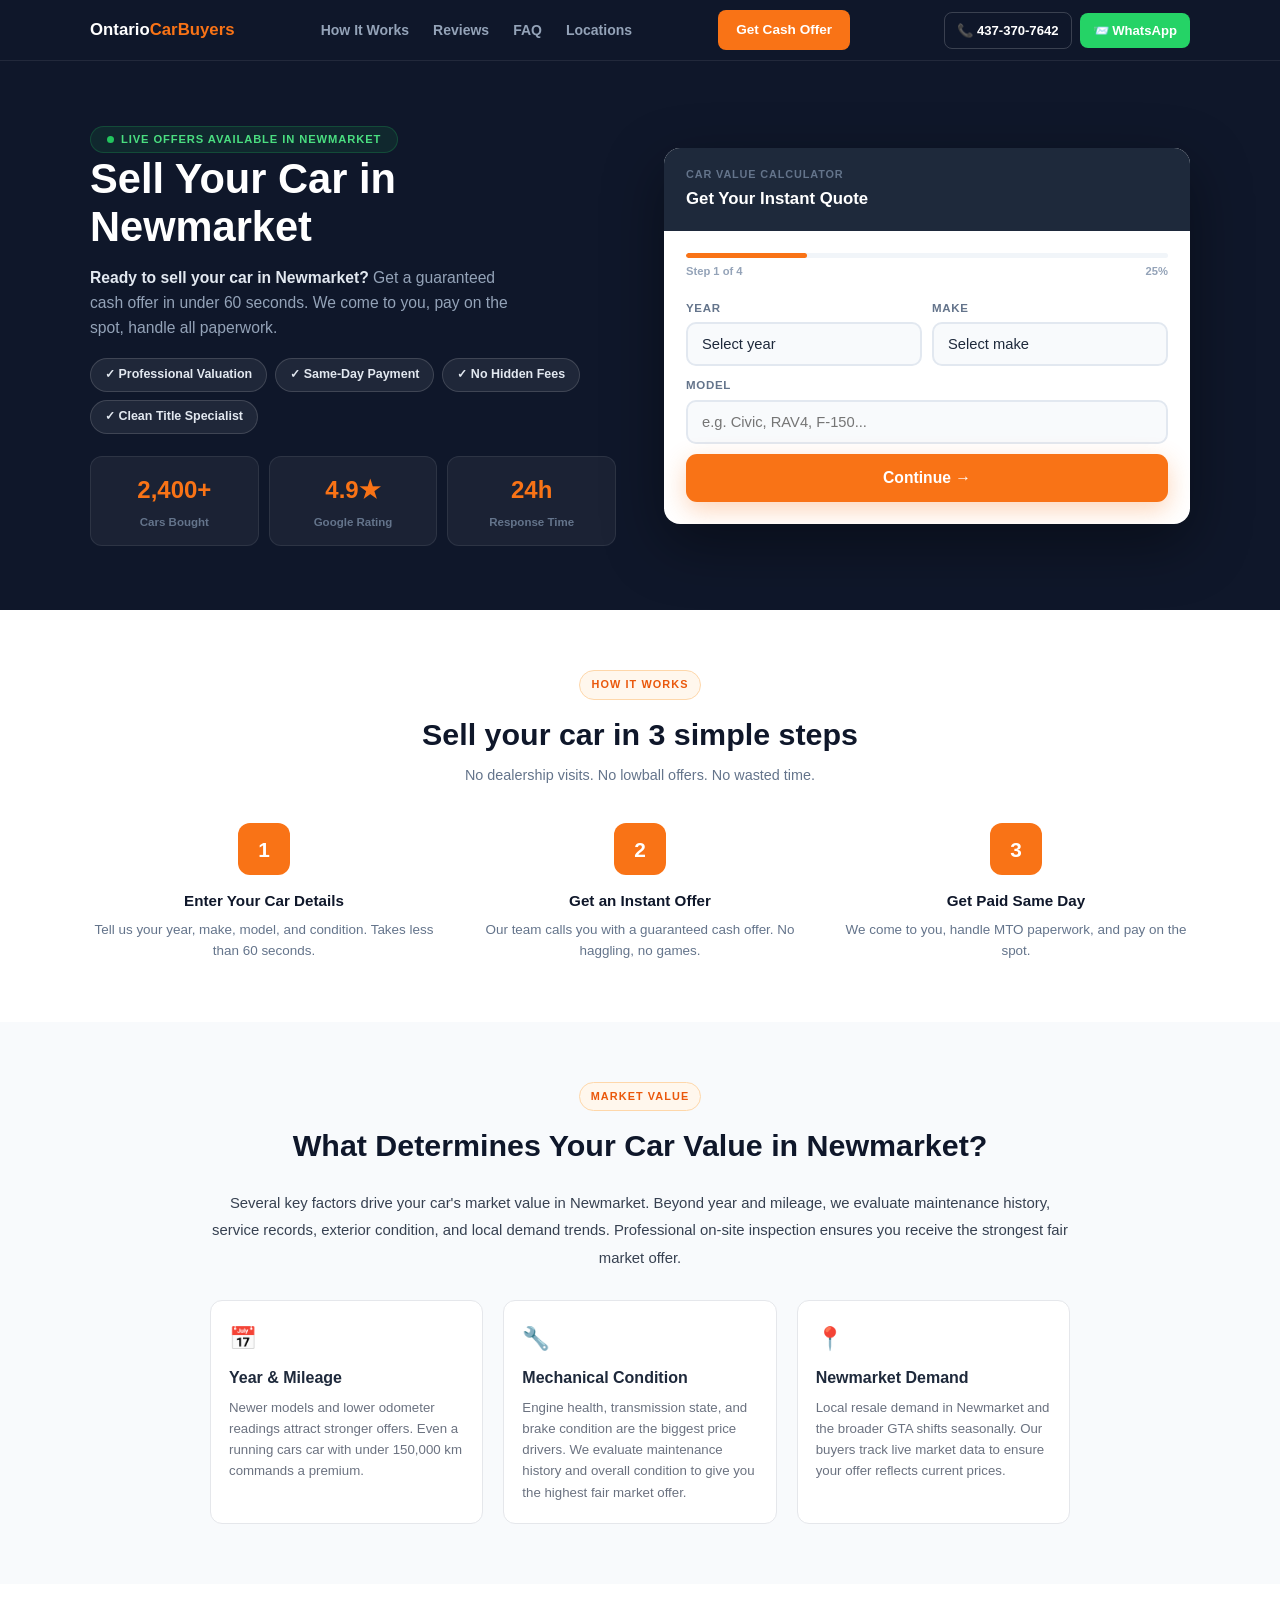
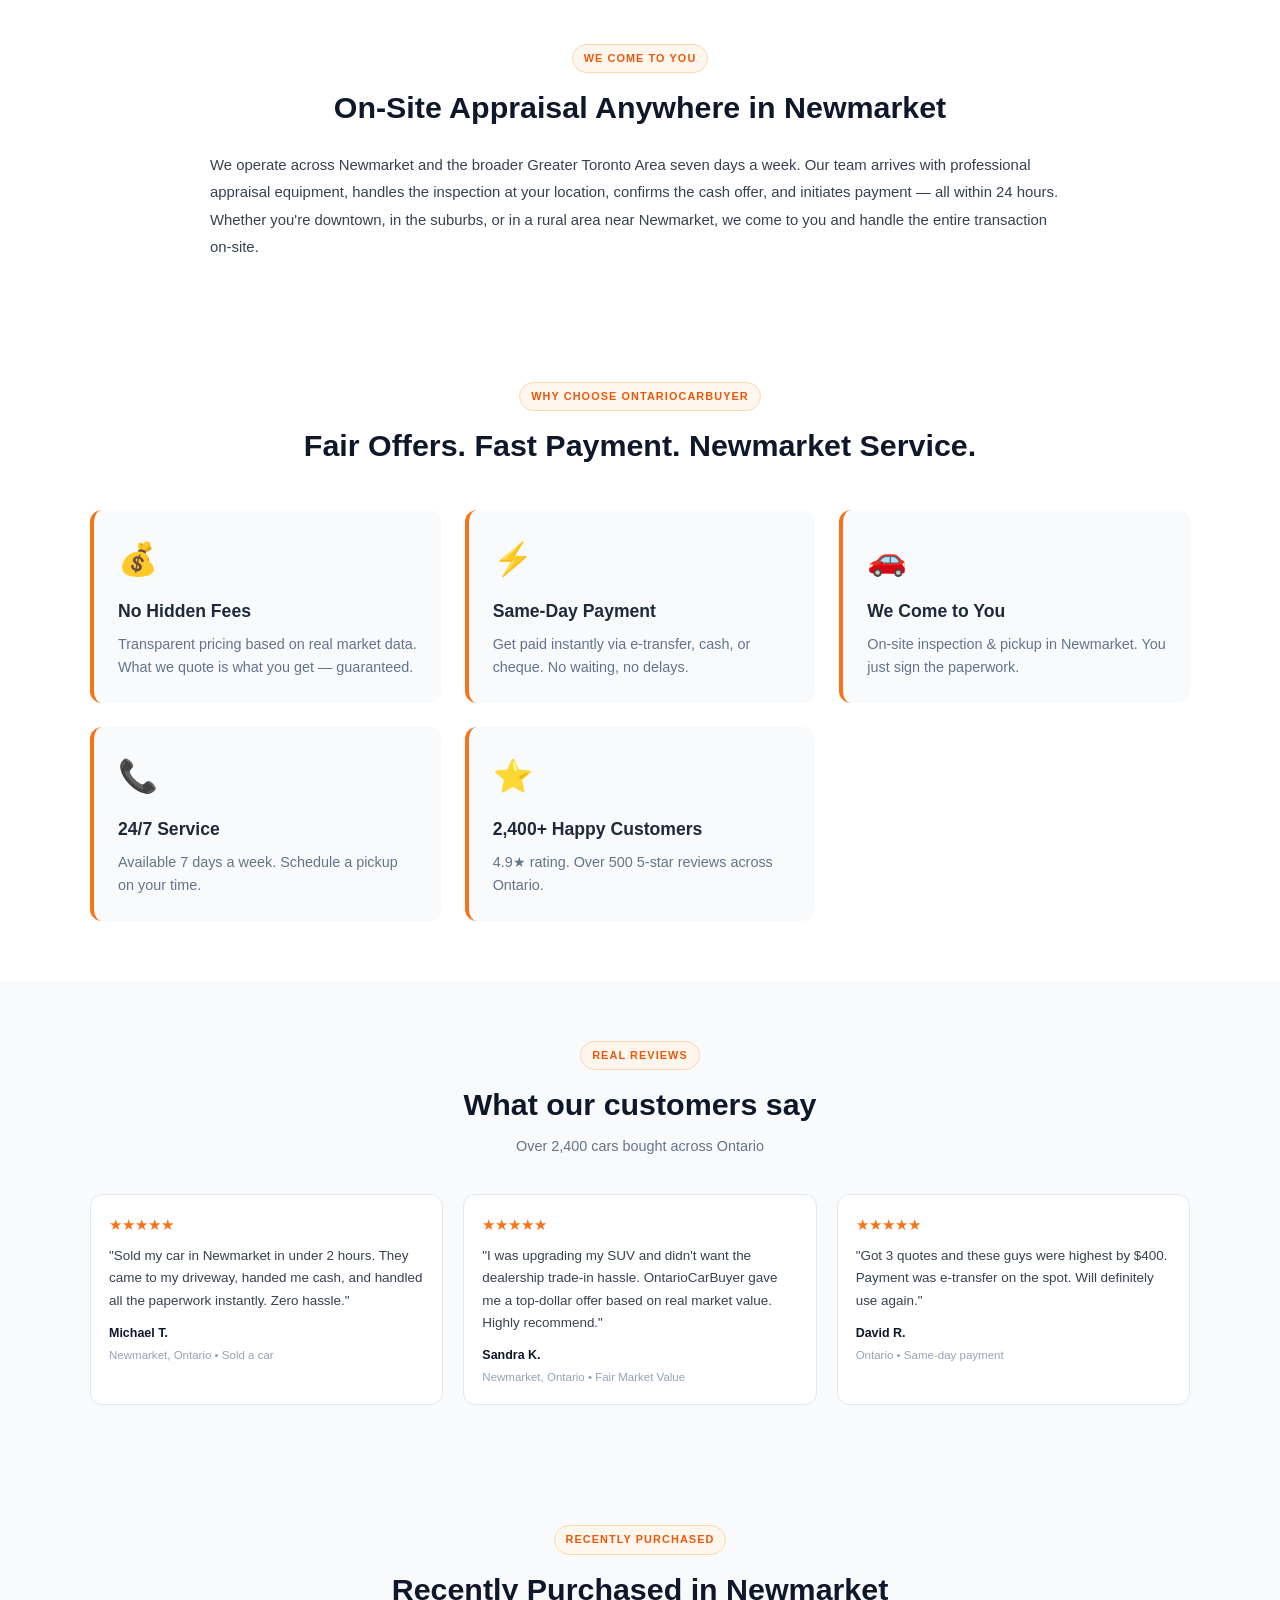
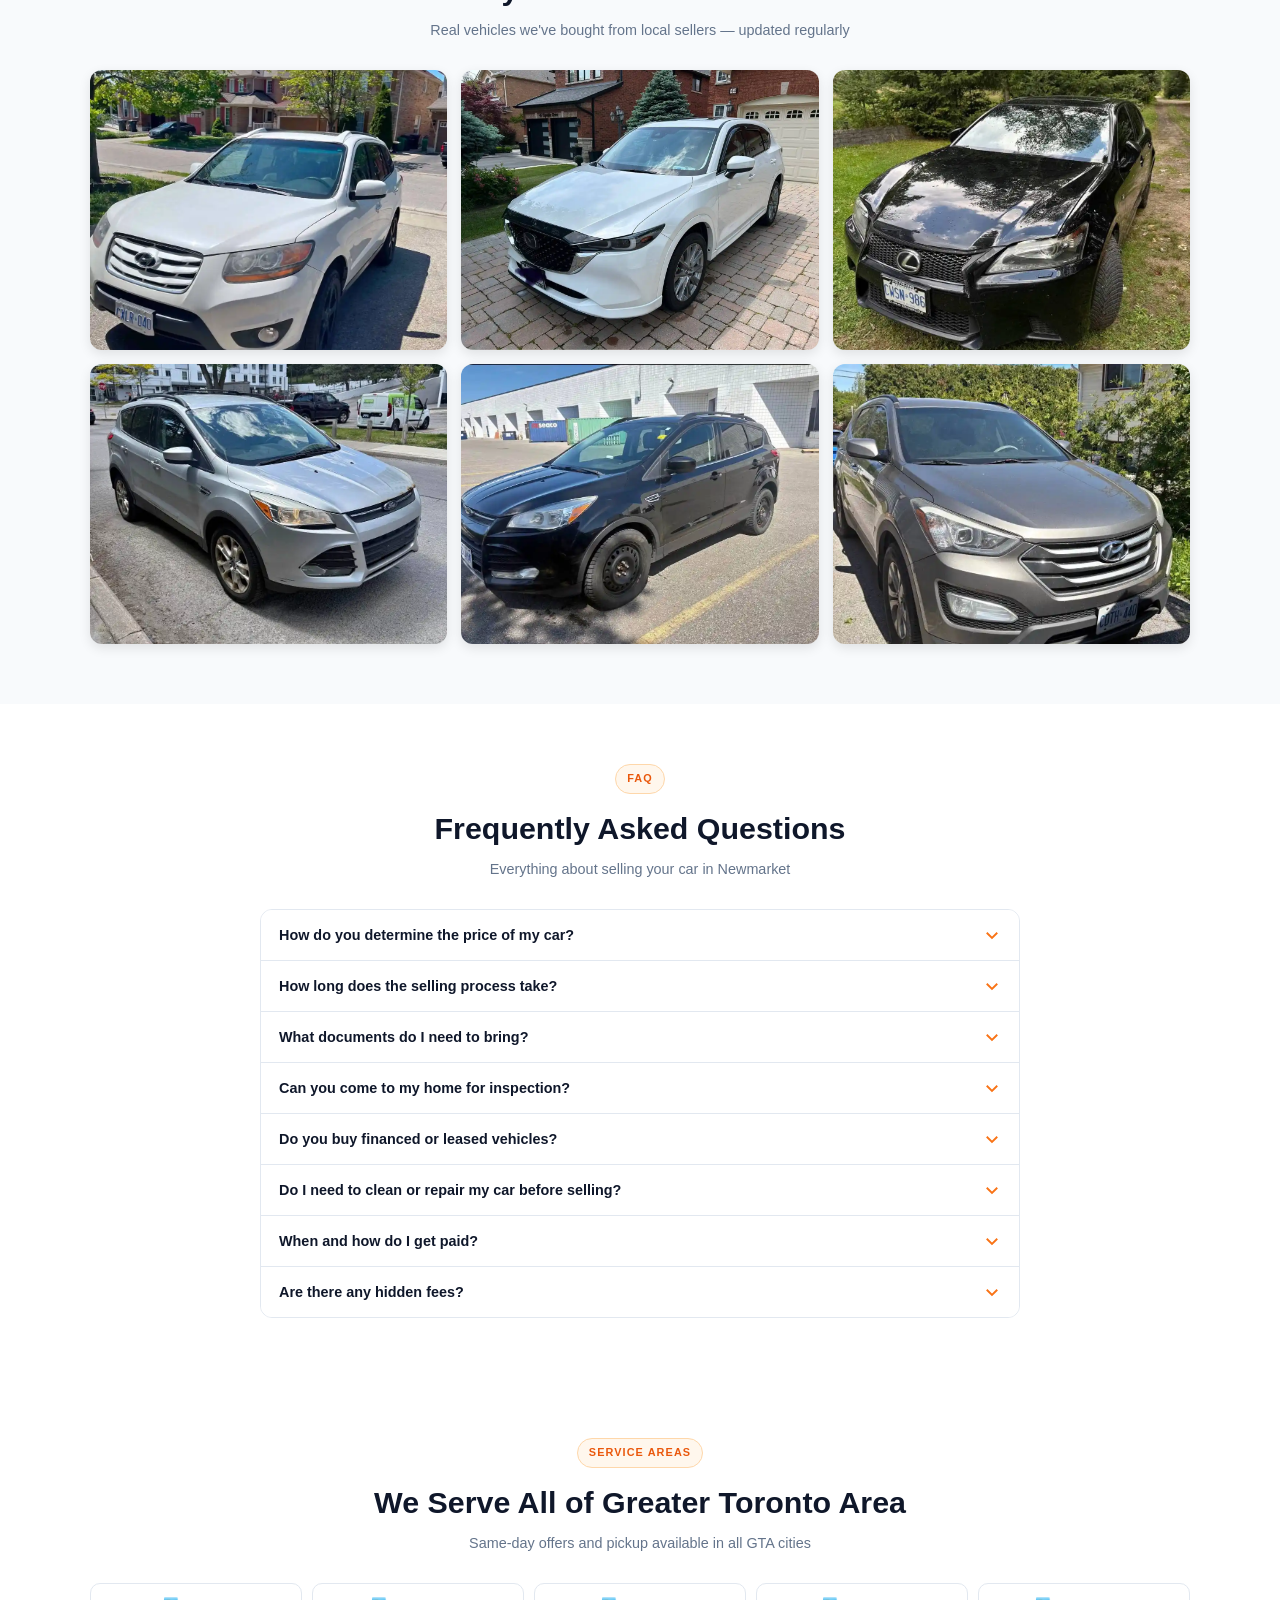
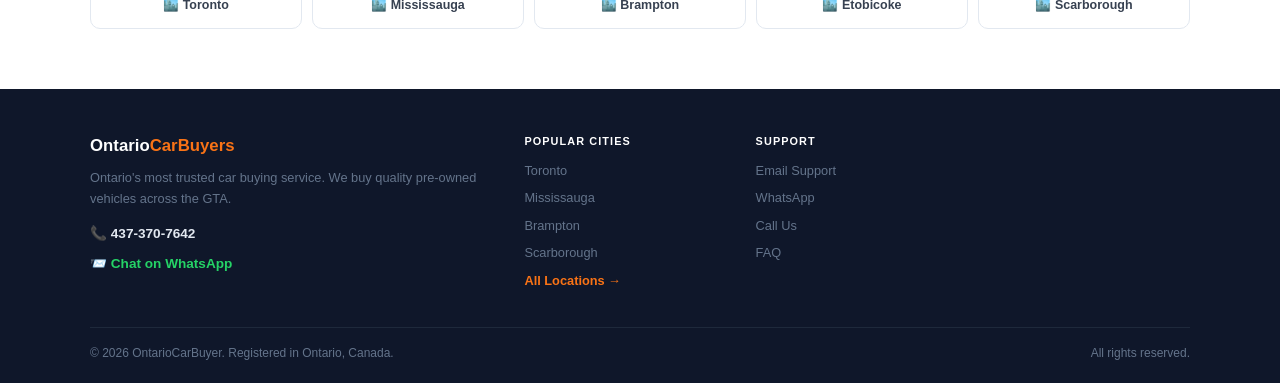
<file: pages/newmarket.html>
<!doctype html>
<html lang="en">
<head>
<meta charset="UTF-8">
<meta name="viewport" content="width=device-width,initial-scale=1">
<title>Sell Your Car in Newmarket | OntarioCarBuyer — We Buy Cars in Newmarket</title>
<meta name="description" content="Sell your running car in Newmarket instantly. Fair valuation, reliable service, free pickup.">
<meta name="keywords" content="sell my car Newmarket, cash for cars Newmarket, sell car Newmarket, car buyers Ontario, instant quote">
<meta name="robots" content="index,follow">
<link rel="icon" href="/favicon.png" type="image/png" sizes="96x96">
<link rel="shortcut icon" href="/favicon.png">
<link rel="apple-touch-icon" href="/favicon.png">
<link rel="canonical" href="https://ontariocarbuyer.ca/newmarket">
<meta property="og:title" content="Sell Your Car in Newmarket | OntarioCarBuyer">
<meta property="og:description" content="Selling your car in Newmarket? OntarioCarBuyer pays top dollar cash — same-day pickup, no hassle, instant offer in 60 seconds.">
<meta property="og:url" content="https://ontariocarbuyer.ca/newmarket">
<meta property="og:type" content="website">
<meta property="og:image" content="https://ontariocarbuyer.ca/og-image.jpg">
<meta name="twitter:card" content="summary_large_image">
<script type="application/ld+json">{"@context":"https://schema.org","@type":"WebSite","name":"Ontario Car Buyer","url":"https://ontariocarbuyer.ca"}</script>
<script type="application/ld+json">{"@context":"https://schema.org","@type":"AutoDealer","name":"OntarioCarBuyer","url":"https://ontariocarbuyer.ca","telephone":"+14373707642","address":{"@type":"PostalAddress","addressLocality":"Newmarket","addressRegion":"ON","addressCountry":"CA"},"openingHours":"Mo-Su 08:00-20:00","image":"https://ontariocarbuyer.ca/og-image.jpg"}</script>
<script type="application/ld+json">{"@context":"https://schema.org","@type":"FAQPage","mainEntity":[{"@type":"Question","name":"How do I sell my car in Newmarket?","acceptedAnswer":{"@type":"Answer","text":"Fill out our 60-second form, get a guaranteed cash offer by phone, then schedule free same-day pickup in Newmarket."}},{"@type":"Question","name":"Do you buy running cars cars in Newmarket?","acceptedAnswer":{"@type":"Answer","text":"Yes — we buy all running cars vehicles in Newmarket. Professional on-site appraisal and same-day payment included."}},{"@type":"Question","name":"How fast will I get paid for my car in Newmarket?","acceptedAnswer":{"@type":"Answer","text":"Same day. We offer e-transfer, cash, or certified cheque at the time of pickup."}}]}</script>
<style>
*{box-sizing:border-box;margin:0;padding:0}

body{font-family:-apple-system,BlinkMacSystemFont,'Segoe UI',Helvetica,sans-serif;color:#1e293b;background:#f8fafc;line-height:1.6}
a{color:inherit;text-decoration:none}
/* NAV */
nav{background:#0f172a;padding:0 20px;position:sticky;top:0;z-index:100;border-bottom:1px solid rgba(255,255,255,.08)}
.nav-i{max-width:1100px;margin:0 auto;display:flex;align-items:center;justify-content:space-between;height:60px}
.logo{color:#fff;font-weight:800;font-size:1.05rem}.logo b{color:#f97316}
.nav-links{display:flex;gap:24px;font-size:.875rem;font-weight:600;color:#94a3b8}
.nav-links a:hover{color:#fff}
.nav-cta{background:#f97316;color:#fff!important;font-weight:700;font-size:.85rem;padding:9px 18px;border-radius:8px}
.nav-contacts{display:flex;align-items:center;gap:8px;margin-left:8px}
.nav-phone{color:#fff;font-weight:700;font-size:.82rem;display:flex;align-items:center;gap:4px;padding:7px 12px;border-radius:8px;border:1px solid rgba(255,255,255,.18);transition:border-color .18s}
.nav-phone:hover{border-color:#f97316;color:#f97316}
.nav-wa{background:#25d366;color:#fff!important;font-weight:700;font-size:.82rem;padding:7px 13px;border-radius:8px;display:flex;align-items:center;gap:4px;transition:background .18s}
.nav-wa:hover{background:#1fba58}
/* HERO */
.hero{background:#0f172a;padding:64px 20px}
.hero-i{max-width:1100px;margin:0 auto;display:grid;grid-template-columns:1fr 1fr;gap:48px;align-items:center}
.hero h1{font-size:2.6rem;font-weight:900;color:#fff;line-height:1.15;margin-bottom:14px}
.hero h1 b{color:#f97316}
.hero-desc{color:#94a3b8;font-size:.98rem;margin-bottom:18px;max-width:440px}
.hero-desc strong{color:#e2e8f0}
.badges{display:flex;flex-wrap:wrap;gap:8px;margin-bottom:22px}
.badge{display:inline-flex;align-items:center;gap:5px;background:rgba(255,255,255,.07);border:1px solid rgba(255,255,255,.14);border-radius:20px;padding:6px 14px;font-size:.78rem;color:#e2e8f0;font-weight:600}
.stats{display:grid;grid-template-columns:repeat(3,1fr);gap:10px}
.stat{background:rgba(255,255,255,.05);border:1px solid rgba(255,255,255,.08);border-radius:12px;padding:14px;text-align:center}
.stat-n{font-size:1.5rem;font-weight:900;color:#f97316}
.stat-l{font-size:.72rem;color:#64748b;margin-top:3px;font-weight:600}
/* CARD */
.card{background:#fff;border-radius:16px;overflow:hidden;box-shadow:0 20px 60px rgba(0,0,0,.4)}
.card-h{background:#1e293b;padding:18px 22px}
.card-hl{font-size:.68rem;font-weight:700;text-transform:uppercase;letter-spacing:.08em;color:#64748b;margin-bottom:3px}
.card-ht{color:#fff;font-size:1.05rem;font-weight:800}
.card-b{padding:22px}
.prog-track{background:#f1f5f9;border-radius:99px;height:5px;overflow:hidden;margin-bottom:5px}
.prog-fill{background:#f97316;height:5px;border-radius:99px;transition:width .4s ease}
.prog-meta{display:flex;justify-content:space-between;font-size:.7rem;color:#94a3b8;font-weight:600;margin-bottom:18px}
.step{display:none}.step.active{display:block;animation:fUp .28s ease}
@keyframes fUp{from{opacity:0;transform:translateY(10px)}to{opacity:1;transform:translateY(0)}}
.opt{border:2px solid #e2e8f0;border-radius:12px;padding:14px 16px;margin-bottom:9px;cursor:pointer;transition:all .16s}
.opt:hover,.opt.sel{border-color:#f97316;background:#fff7ed}
.opt-t{font-weight:700;color:#1e293b;font-size:.93rem}
.opt-s{font-size:.8rem;color:#64748b;margin-top:2px}
.fgrp{display:grid;grid-template-columns:1fr 1fr;gap:10px;margin-bottom:10px}
.flbl{font-size:.72rem;font-weight:700;text-transform:uppercase;letter-spacing:.06em;color:#64748b;margin-bottom:5px}
select,input[type=text],input[type=tel]{width:100%;background:#f8fafc;border:2px solid #e2e8f0;border-radius:10px;padding:12px 14px;font-size:.92rem;color:#1e293b;outline:none;-webkit-appearance:none;appearance:none;transition:border-color .18s}
select:focus,input:focus{border-color:#f97316;background:#fff}
.btn{width:100%;background:#f97316;color:#fff;font-weight:800;font-size:.98rem;padding:15px;border:none;border-radius:11px;cursor:pointer;margin-top:6px;box-shadow:0 8px 24px rgba(249,115,22,.3);transition:all .18s}
.btn:hover{background:#ea580c;box-shadow:0 12px 30px rgba(249,115,22,.4)}
.btn:disabled{opacity:.6;cursor:not-allowed}
.back{width:100%;background:none;border:none;color:#94a3b8;font-size:.82rem;font-weight:600;padding:9px;cursor:pointer;margin-top:2px}
.back:hover{color:#475569}
/* SECTIONS */
.sec{padding:60px 20px}
.sec-i{max-width:1100px;margin:0 auto}
.sec-tag{display:inline-block;background:#fff7ed;border:1px solid #fed7aa;color:#ea580c;font-size:.68rem;font-weight:800;text-transform:uppercase;letter-spacing:.1em;padding:5px 11px;border-radius:20px;margin-bottom:10px}
.sec-h{font-size:1.9rem;font-weight:900;color:#0f172a;margin-bottom:6px}
.sec-s{color:#64748b;font-size:.9rem}
/* HOW */
.how-g{display:grid;grid-template-columns:repeat(3,1fr);gap:28px;margin-top:36px}
.how-item{text-align:center}
.how-n{width:52px;height:52px;background:#f97316;border-radius:12px;font-size:1.3rem;font-weight:900;color:#fff;display:flex;align-items:center;justify-content:center;margin:0 auto 14px}
.how-t{font-size:.95rem;font-weight:800;color:#0f172a;margin-bottom:5px}
.how-d{font-size:.84rem;color:#64748b}
/* REVIEWS */
.rev-g{display:grid;grid-template-columns:repeat(3,1fr);gap:20px;margin-top:36px}
.market-grid{display:grid;grid-template-columns:repeat(3,1fr);gap:20px}
.rev{background:#fff;border:1px solid #e2e8f0;border-radius:12px;padding:18px}
.rev-stars{color:#f97316;font-size:.95rem;margin-bottom:8px}
.rev-txt{font-size:.84rem;color:#374151;margin-bottom:12px;line-height:1.65}
.rev-auth{font-size:.78rem;font-weight:700;color:#0f172a}
.rev-meta{font-size:.72rem;color:#94a3b8;margin-top:2px}
/* FAQ */
.faq-list{margin-top:28px;border:1px solid #e2e8f0;border-radius:12px;overflow:hidden}
.faq-item{border-bottom:1px solid #e2e8f0}.faq-item:last-child{border-bottom:none}
.faq-q{width:100%;background:#fff;border:none;text-align:left;padding:16px 18px;font-size:.9rem;font-weight:700;color:#0f172a;cursor:pointer;display:flex;justify-content:space-between;align-items:center;gap:12px}
.faq-q:hover{background:#f8fafc}
.faq-ic{width:18px;height:18px;flex-shrink:0;color:#f97316;transition:transform .2s}
.faq-a{display:none;padding:0 18px 16px;font-size:.84rem;color:#64748b;line-height:1.7}
/* LINKS */
.lg{display:grid;grid-template-columns:repeat(5,1fr);gap:10px;margin-top:28px}
.lc{background:#fff;border:1px solid #e2e8f0;border-radius:10px;padding:12px;text-align:center;font-size:.78rem;font-weight:700;color:#374151;transition:all .16s}
.lc:hover{border-color:#f97316;color:#f97316;background:#fff7ed}
/* GALLERY */
.gallery-grid{display:grid;grid-template-columns:repeat(auto-fit,minmax(280px,1fr));gap:14px;margin-top:28px}
.gallery-item{position:relative;overflow:hidden;border-radius:12px;height:280px;cursor:pointer;transition:all .3s;box-shadow:0 4px 12px rgba(0,0,0,.1)}
.gallery-item img{width:100%;height:100%;object-fit:cover;transition:transform .3s}
.gallery-item:hover{box-shadow:0 8px 24px rgba(0,0,0,.15)}
.gallery-item:hover img{transform:scale(1.05)}
/* FOOTER */
footer{background:#0f172a;padding:44px 20px 20px;color:#64748b}
.ft-i{max-width:1100px;margin:0 auto}
.ft-g{display:grid;grid-template-columns:2fr 1fr 1fr 1fr;gap:28px;margin-bottom:36px}
.ft-brand{color:#fff;font-weight:800;font-size:1.05rem;margin-bottom:8px}.ft-brand b{color:#f97316}
.ft-desc{font-size:.8rem;line-height:1.6}
.ft-ct{color:#fff;font-size:.68rem;font-weight:800;text-transform:uppercase;letter-spacing:.1em;margin-bottom:10px}
.ft-ul{list-style:none;display:flex;flex-direction:column;gap:7px;font-size:.8rem}
.ft-ul a:hover{color:#f97316}
.ft-bot{border-top:1px solid #1e293b;padding-top:16px;display:flex;justify-content:space-between;font-size:.75rem}
/* STICKY */
.sc{display:none;position:fixed;bottom:0;left:0;right:0;z-index:99;padding:10px 14px;background:#0f172a;border-top:1px solid rgba(255,255,255,.08)}
.sc a{display:block;background:#f97316;color:#fff;font-weight:800;text-align:center;padding:13px;border-radius:10px;font-size:.92rem}
/* RESPONSIVE */
@media(max-width:900px){
  .nav-links{display:none}
  .nav-contacts{display:none}
  .hero{padding:48px 16px 56px}
  .hero-i{grid-template-columns:1fr;gap:32px}
  .hero h1{font-size:2rem}
  .stats{max-width:360px}
  .how-g{grid-template-columns:1fr;max-width:420px;margin-left:auto;margin-right:auto}
  .rev-g{grid-template-columns:1fr}
  .lg{grid-template-columns:repeat(3,1fr)}
  .ft-g{grid-template-columns:1fr 1fr}
  /* calculator card full width on tablet */
  .card{max-width:480px;margin:0 auto;width:100%}
}
@media(max-width:600px){
  .hero{padding:16px 14px 70px}
  .hero h1{font-size:1.7rem;line-height:1.2}
  .hero-desc{font-size:.9rem}
  .badges{gap:6px}
  .badge{font-size:.72rem;padding:5px 10px}
  .stats{grid-template-columns:repeat(3,1fr)}
  .stat{padding:10px 6px}
  .stat-n{font-size:1.2rem}
  .stat-l{font-size:.65rem}
  .sec{padding:44px 14px}
  .sec-h{font-size:1.5rem}
  .how-g{grid-template-columns:1fr;gap:20px}
  .how-n{width:44px;height:44px;font-size:1.1rem}
  .rev-g{grid-template-columns:1fr}
  .card-grid{grid-template-columns:1fr}
  .market-grid{grid-template-columns:1fr}
  .lg{grid-template-columns:repeat(2,1fr);gap:8px}
  .lc{font-size:.75rem;padding:10px 6px}
  .ft-g{grid-template-columns:1fr}
  .ft-bot{flex-direction:column;gap:6px;text-align:center}
  .fgrp{grid-template-columns:1fr}
  .card-b{padding:16px}
  .btn{font-size:.92rem;padding:14px}
  .sc{display:block}
  body{padding-bottom:64px}
  /* mobile: live offers positioned higher */
  .live-offers-badge{margin-bottom:20px !important}
  /* nav */
  .nav-cta{font-size:.78rem;padding:7px 13px}
}
@media(max-width:380px){
  .hero h1{font-size:1.5rem}
  .lg{grid-template-columns:repeat(2,1fr)}
  .stats{gap:6px}
}
</style>
<meta name="google-site-verification" content="lKrwne2Hr2_G0G8Ra5-XggrLr59CdqjsJCM1KiJGEAc" />
</head>
<body>

<nav>
  <div class="nav-i">
    <a href="../" class="logo">Ontario<b>CarBuyers</b></a>
    <div class="nav-links">
      <a href="#how-it-works">How It Works</a>
      <a href="#reviews">Reviews</a>
      <a href="#faq">FAQ</a>
      <a href="#locations">Locations</a>
    </div>
    <a href="#calculator" class="nav-cta">Get Cash Offer</a>
    <div class="nav-contacts">
      <a href="tel:+14373707642" class="nav-phone">&#128222; 437-370-7642</a>
      <a href="https://wa.me/4373707642" target="_blank" class="nav-wa">&#128232; WhatsApp</a>
    </div>
  </div>
</nav>

<section class="hero">
  <div class="hero-i">
    <div>
      <div class="live-offers-badge" style="display:inline-flex;align-items:center;gap:7px;background:rgba(34,197,94,.1);border:1px solid rgba(34,197,94,.22);color:#4ade80;font-size:.7rem;font-weight:700;text-transform:uppercase;letter-spacing:.08em;padding:4px 16px;border-radius:30px;margin-bottom:2px">
        <span style="width:7px;height:7px;background:#22c55e;border-radius:50%;display:inline-block;animation:lp 1.5s infinite"></span>
        Live Offers Available in Newmarket
      </div>
      <style>@keyframes lp{0%,100%{opacity:1}50%{opacity:.4}}</style>
      <h1>Sell Your Car in Newmarket</h1>
      <p class="hero-desc"><strong>Ready to sell your car in Newmarket?</strong> Get a guaranteed cash offer in under 60 seconds. We come to you, pay on the spot, handle all paperwork.</p>
      <div class="badges">
        <span class="badge">&#10003; Professional Valuation</span>
        <span class="badge">&#10003; Same-Day Payment</span>
        <span class="badge">&#10003; No Hidden Fees</span>
        <span class="badge">&#10003; Clean Title Specialist</span>
      </div>
      <div class="stats">
        <div class="stat"><div class="stat-n">2,400+</div><div class="stat-l">Cars Bought</div></div>
        <div class="stat"><div class="stat-n">4.9&#9733;</div><div class="stat-l">Google Rating</div></div>
        <div class="stat"><div class="stat-n">24h</div><div class="stat-l">Response Time</div></div>
      </div>
    </div>

    <div id="calculator" class="card">
      <div class="card-h">
        <div class="card-hl">Car Value Calculator</div>
        <div class="card-ht">Get Your Instant Quote</div>
      </div>
      <div class="card-b">
        <div class="prog-track"><div class="prog-fill" id="prog" style="width:25%"></div></div>
        <div class="prog-meta"><span id="slbl">Step 1 of 4</span><span id="spct">25%</span></div>

        <div class="step active" id="step-1">
          <div class="fgrp">
            <div>
              <div class="flbl">Year</div>
              <select id="car-year"><option value="">Select year</option></select>
            </div>
            <div>
              <div class="flbl">Make</div>
              <select id="car-make">
                <option value="">Select make</option>
                <option>Acura</option><option>Audi</option><option>BMW</option><option>Buick</option><option>Cadillac</option>
                <option>Chevrolet</option><option>Chrysler</option><option>Dodge</option><option>Ford</option><option>GMC</option>
                <option>Honda</option><option>Hyundai</option><option>Infiniti</option><option>Jeep</option><option>Kia</option>
                <option>Lexus</option><option>Mazda</option><option>Mercedes-Benz</option><option>Mitsubishi</option><option>Nissan</option>
                <option>Ram</option><option>Subaru</option><option>Tesla</option><option>Toyota</option><option>Volkswagen</option>
                <option>Volvo</option><option>Other</option>
              </select>
            </div>
          </div>
          <div class="flbl">Model</div>
          <input id="car-model" type="text" placeholder="e.g. Civic, RAV4, F-150..." style="margin-bottom:4px">
          <button class="btn" onclick="goStep(2)">Continue &#8594;</button>
        </div>

        <div class="step" id="step-2">
          <div style="font-size:.95rem;font-weight:800;color:#0f172a;margin-bottom:3px">Does it drive?</div>
          <div style="font-size:.8rem;color:#64748b;margin-bottom:14px">Tell us about your vehicle&#8217;s current condition</div>
          <div class="opt" onclick="pick(this,'drv','yes',3)">
            <div class="opt-t">&#9989; Yes, it drives</div><div class="opt-s">Runs fine or has minor issues</div>
          </div>
          <div class="opt" onclick="pick(this,'drv','no',3)">
            <div class="opt-t">&#128663; Has mechanical issues</div><div class="opt-s">Needs repairs or professional assessment</div>
          </div>
          <button class="back" onclick="goStep(1)">&#8592; Back</button>
        </div>

        <div class="step" id="step-3">
          <div style="font-size:.95rem;font-weight:800;color:#0f172a;margin-bottom:3px">Do you own it outright?</div>
          <div style="font-size:.8rem;color:#64748b;margin-bottom:14px">We handle lien payoffs &#8212; no stress</div>
          <div class="opt" onclick="pick(this,'own','owned',4)">
            <div class="opt-t">&#128273; I own it fully</div><div class="opt-s">No loan, fully paid off</div>
          </div>
          <div class="opt" onclick="pick(this,'own','loan',4)">
            <div class="opt-t">&#128179; Still on a loan</div><div class="opt-s">Financing or lease remaining</div>
          </div>
          <button class="back" onclick="goStep(2)">&#8592; Back</button>
        </div>

        <div class="step" id="step-4">
          <div style="text-align:center;margin-bottom:18px">
            <div style="font-size:2rem;margin-bottom:8px">&#128293;</div>
            <div style="font-size:.98rem;font-weight:800;color:#0f172a">We Buy Your Car in Newmarket!</div>
            <div style="font-size:.8rem;color:#64748b;margin-top:3px">Enter your phone to get the instant offer</div>
          </div>
          <div class="flbl">Your Phone Number</div>
          <input type="tel" id="phone-input" placeholder="(647) 000-0000" maxlength="14" inputmode="tel" style="margin-bottom:10px" oninput="this.value=this.value.replace(/[^\d]/g,'').slice(0,10); if(this.value.length===10) this.style.borderColor='#10b981'; else this.style.borderColor='';">
          <button class="btn" id="submit-btn" onclick="sendLead()">&#128293; GET MY CASH OFFER</button>
          <p style="text-align:center;font-size:.7rem;color:#94a3b8;margin-top:9px">No spam. No obligation. 100% free.</p>
          <button class="back" onclick="goStep(3)">&#8592; Back</button>
        </div>

        <div class="step" id="step-success">
          <div style="text-align:center;padding:16px 0">
            <div style="width:60px;height:60px;background:#22c55e;border-radius:50%;display:flex;align-items:center;justify-content:center;margin:0 auto 14px">
              <svg width="28" height="28" fill="none" viewBox="0 0 24 24" stroke="#fff" stroke-width="3"><path d="M5 13l4 4L19 7"/></svg>
            </div>
            <div style="font-size:1.2rem;font-weight:900;color:#0f172a;margin-bottom:8px">You're all set! &#127881;</div>
            <p style="color:#64748b;font-size:.88rem;margin-bottom:14px">A specialist will call you within <strong style="color:#0f172a">5 minutes</strong>.</p>
            <div style="background:#f0fdf4;border:1px solid #bbf7d0;border-radius:10px;padding:13px;font-size:.82rem;color:#166534;font-weight:600">
              &#128222; Expect a call from a <strong>437 area</strong> number shortly.
            </div>
          </div>
        </div>
      </div>
    </div>
  </div>
</section>

<section class="sec" id="how-it-works" style="background:#fff">
  <div class="sec-i" style="text-align:center">
    <span class="sec-tag">How It Works</span>
    <h2 class="sec-h">Sell your car in 3 simple steps</h2>
    <p class="sec-s">No dealership visits. No lowball offers. No wasted time.</p>
    <div class="how-g">
      <div class="how-item">
        <div class="how-n">1</div>
        <div class="how-t">Enter Your Car Details</div>
        <p class="how-d">Tell us your year, make, model, and condition. Takes less than 60 seconds.</p>
      </div>
      <div class="how-item">
        <div class="how-n">2</div>
        <div class="how-t">Get an Instant Offer</div>
        <p class="how-d">Our team calls you with a guaranteed cash offer. No haggling, no games.</p>
      </div>
      <div class="how-item">
        <div class="how-n">3</div>
        <div class="how-t">Get Paid Same Day</div>
        <p class="how-d">We come to you, handle MTO paperwork, and pay on the spot.</p>
      </div>
    </div>
  </div>
</section>



<!-- MARKET VALUE -->
<section class="sec" style="background:#f8fafc">
  <div class="sec-i" style="max-width:860px;margin:0 auto">
    <div style="text-align:center">
      <span class="sec-tag">Market Value</span>
      <h2 class="sec-h">What Determines Your Car Value in Newmarket?</h2>
      <p style="color:#374151;font-size:.93rem;line-height:1.85;margin:20px 0 28px">Several key factors drive your car's market value in Newmarket. Beyond year and mileage, we evaluate maintenance history, service records, exterior condition, and local demand trends. Professional on-site inspection ensures you receive the strongest fair market offer.</p>
    </div>
    <div class="market-grid">
      <div style="background:#fff;border-radius:12px;padding:20px 18px;border:1px solid #e5e7eb">
        <div style="font-size:1.4rem;margin-bottom:8px">&#128197;</div>
        <div style="font-weight:700;color:#1e293b;margin-bottom:6px">Year &amp; Mileage</div>
        <p style="font-size:.83rem;color:#6b7280;line-height:1.6">Newer models and lower odometer readings attract stronger offers. Even a running cars car with under 150,000 km commands a premium.</p>
      </div>
      <div style="background:#fff;border-radius:12px;padding:20px 18px;border:1px solid #e5e7eb">
        <div style="font-size:1.4rem;margin-bottom:8px">&#128295;</div>
        <div style="font-weight:700;color:#1e293b;margin-bottom:6px">Mechanical Condition</div>
        <p style="font-size:.83rem;color:#6b7280;line-height:1.6">Engine health, transmission state, and brake condition are the biggest price drivers. We evaluate maintenance history and overall condition to give you the highest fair market offer.</p>
      </div>
      <div style="background:#fff;border-radius:12px;padding:20px 18px;border:1px solid #e5e7eb">
        <div style="font-size:1.4rem;margin-bottom:8px">&#128205;</div>
        <div style="font-weight:700;color:#1e293b;margin-bottom:6px">Newmarket Demand</div>
        <p style="font-size:.83rem;color:#6b7280;line-height:1.6">Local resale demand in Newmarket and the broader GTA shifts seasonally. Our buyers track live market data to ensure your offer reflects current prices.</p>
      </div>
    </div>
  </div>
</section>

<!-- LOCAL PRESENCE -->
<section class="sec" style="background:#fff">
  <div class="sec-i" style="max-width:860px;margin:0 auto">
    <div style="text-align:center">
      <span class="sec-tag">We Come to You</span>
      <h2 class="sec-h">On-Site Appraisal Anywhere in Newmarket</h2>
    </div>
    <div style="color:#374151;font-size:.93rem;line-height:1.85;margin-top:20px">
      <p>We operate across Newmarket and the broader Greater Toronto Area seven days a week. Our team arrives with professional appraisal equipment, handles the inspection at your location, confirms the cash offer, and initiates payment — all within 24 hours. Whether you're downtown, in the suburbs, or in a rural area near Newmarket, we come to you and handle the entire transaction on-site.</p>
    </div>
  </div>
</section>

<!-- WHY CHOOSE US -->
<section class="sec" style="background:#fff">
  <div class="sec-i">
    <div style="text-align:center;margin-bottom:40px">
      <span class="sec-tag">Why Choose OntarioCarBuyer</span>
      <h2 class="sec-h">Fair Offers. Fast Payment. Newmarket Service.</h2>
    </div>
    <div style="display:grid;grid-template-columns:repeat(auto-fit,minmax(280px,1fr));gap:24px;margin-top:30px">
      <div style="background:#f8fafc;padding:24px;border-radius:12px;border-left:4px solid #f97316">
        <div style="font-size:32px;margin-bottom:12px">💰</div>
        <h3 style="font-size:1.1rem;font-weight:700;margin-bottom:8px;color:#1e293b">No Hidden Fees</h3>
        <p style="color:#64748b;font-size:.9rem;line-height:1.6">Transparent pricing based on real market data. What we quote is what you get — guaranteed.</p>
      </div>
      <div style="background:#f8fafc;padding:24px;border-radius:12px;border-left:4px solid #f97316">
        <div style="font-size:32px;margin-bottom:12px">⚡</div>
        <h3 style="font-size:1.1rem;font-weight:700;margin-bottom:8px;color:#1e293b">Same-Day Payment</h3>
        <p style="color:#64748b;font-size:.9rem;line-height:1.6">Get paid instantly via e-transfer, cash, or cheque. No waiting, no delays.</p>
      </div>
      <div style="background:#f8fafc;padding:24px;border-radius:12px;border-left:4px solid #f97316">
        <div style="font-size:32px;margin-bottom:12px">🚗</div>
        <h3 style="font-size:1.1rem;font-weight:700;margin-bottom:8px;color:#1e293b">We Come to You</h3>
        <p style="color:#64748b;font-size:.9rem;line-height:1.6">On-site inspection & pickup in Newmarket. You just sign the paperwork.</p>
      </div>

      <div style="background:#f8fafc;padding:24px;border-radius:12px;border-left:4px solid #f97316">
        <div style="font-size:32px;margin-bottom:12px">📞</div>
        <h3 style="font-size:1.1rem;font-weight:700;margin-bottom:8px;color:#1e293b">24/7 Service</h3>
        <p style="color:#64748b;font-size:.9rem;line-height:1.6">Available 7 days a week. Schedule a pickup on your time.</p>
      </div>
      <div style="background:#f8fafc;padding:24px;border-radius:12px;border-left:4px solid #f97316">
        <div style="font-size:32px;margin-bottom:12px">⭐</div>
        <h3 style="font-size:1.1rem;font-weight:700;margin-bottom:8px;color:#1e293b">2,400+ Happy Customers</h3>
        <p style="color:#64748b;font-size:.9rem;line-height:1.6">4.9★ rating. Over 500 5-star reviews across Ontario.</p>
      </div>
    </div>
  </div>
</section>

<section class="sec" id="reviews" style="background:#f8fafc">
  <div class="sec-i" style="text-align:center">
    <span class="sec-tag">Real Reviews</span>
    <h2 class="sec-h">What our customers say</h2>
    <p class="sec-s">Over 2,400 cars bought across Ontario</p>
  </div>
  <div class="sec-i">
    <div class="rev-g">
      <div class="rev">
        <div class="rev-stars">&#9733;&#9733;&#9733;&#9733;&#9733;</div>
        <p class="rev-txt">"Sold my car in Newmarket in under 2 hours. They came to my driveway, handed me cash, and handled all the paperwork instantly. Zero hassle."</p>
        <div class="rev-auth">Michael T.</div>
        <div class="rev-meta">Newmarket, Ontario &bull; Sold a car</div>
      </div>
      <div class="rev">
        <div class="rev-stars">&#9733;&#9733;&#9733;&#9733;&#9733;</div>
        <p class="rev-txt">"I was upgrading my SUV and didn't want the dealership trade-in hassle. OntarioCarBuyer gave me a top-dollar offer based on real market value. Highly recommend."</p>
        <div class="rev-auth">Sandra K.</div>
        <div class="rev-meta">Newmarket, Ontario &bull; Fair Market Value</div>
      </div>
      <div class="rev">
        <div class="rev-stars">&#9733;&#9733;&#9733;&#9733;&#9733;</div>
        <p class="rev-txt">"Got 3 quotes and these guys were highest by $400. Payment was e-transfer on the spot. Will definitely use again."</p>
        <div class="rev-auth">David R.</div>
        <div class="rev-meta">Ontario &bull; Same-day payment</div>
      </div>
    </div>
  </div>
</section>

<section class="sec" style="background:#f8fafc">
  <div class="sec-i" style="max-width:1100px;margin:0 auto">
    <div style="text-align:center;margin-bottom:18px">
      <span class="sec-tag">Recently Purchased</span>
      <h2 class="sec-h">Recently Purchased in Newmarket</h2>
      <p class="sec-s">Real vehicles we've bought from local sellers — updated regularly</p>
    </div>
    <div class="gallery-grid" id="galleryGrid"></div>
  </div>
</section>

<section class="sec" id="faq" style="background:#fff">
  <div class="sec-i" style="max-width:760px;margin:0 auto">
    <div style="text-align:center">
      <span class="sec-tag">FAQ</span>
      <h2 class="sec-h">Frequently Asked Questions</h2>
      <p class="sec-s">Everything about selling your car in Newmarket</p>
    </div>
    <div class="faq-list">
      <div class="faq-item">
        <button class="faq-q" onclick="faq(this)">How do you determine the price of my car?<svg class="faq-ic" fill="none" viewBox="0 0 24 24" stroke="currentColor" stroke-width="2.5"><path d="M19 9l-7 7-7-7"/></svg></button>
        <div class="faq-a">We analyze your car's year, make, model, mileage, and condition using current market data. Our valuation reflects real Newmarket market rates—fair and transparent.</div>
      </div>
      <div class="faq-item">
        <button class="faq-q" onclick="faq(this)">How long does the selling process take?<svg class="faq-ic" fill="none" viewBox="0 0 24 24" stroke="currentColor" stroke-width="2.5"><path d="M19 9l-7 7-7-7"/></svg></button>
        <div class="faq-a">Once inspection is complete, the entire process takes about 10 minutes. We handle paperwork, title transfer, plate removal—everything.</div>
      </div>
      <div class="faq-item">
        <button class="faq-q" onclick="faq(this)">What documents do I need to bring?<svg class="faq-ic" fill="none" viewBox="0 0 24 24" stroke="currentColor" stroke-width="2.5"><path d="M19 9l-7 7-7-7"/></svg></button>
        <div class="faq-a">Your vehicle registration, driver's license, and all keys. Service records are optional. We handle the rest.</div>
      </div>
      <div class="faq-item">
        <button class="faq-q" onclick="faq(this)">Can you come to my home for inspection?<svg class="faq-ic" fill="none" viewBox="0 0 24 24" stroke="currentColor" stroke-width="2.5"><path d="M19 9l-7 7-7-7"/></svg></button>
        <div class="faq-a">Absolutely. We schedule a free inspection at your home anywhere in Newmarket, or you can visit our location. Your choice.</div>
      </div>
      <div class="faq-item">
        <button class="faq-q" onclick="faq(this)">Do you buy financed or leased vehicles?<svg class="faq-ic" fill="none" viewBox="0 0 24 24" stroke="currentColor" stroke-width="2.5"><path d="M19 9l-7 7-7-7"/></svg></button>
        <div class="faq-a">Yes. We calculate the outstanding balance and settle it during the inspection process. Clean title guaranteed.</div>
      </div>
      <div class="faq-item">
        <button class="faq-q" onclick="faq(this)">Do I need to clean or repair my car before selling?<svg class="faq-ic" fill="none" viewBox="0 0 24 24" stroke="currentColor" stroke-width="2.5"><path d="M19 9l-7 7-7-7"/></svg></button>
        <div class="faq-a">No. We buy cars as-is. No cleaning, repairs, or services required.</div>
      </div>
      <div class="faq-item">
        <button class="faq-q" onclick="faq(this)">When and how do I get paid?<svg class="faq-ic" fill="none" viewBox="0 0 24 24" stroke="currentColor" stroke-width="2.5"><path d="M19 9l-7 7-7-7"/></svg></button>
        <div class="faq-a">Same day. Cash, e-transfer, or certified cheque—your choice at pickup.</div>
      </div>
      <div class="faq-item">
        <button class="faq-q" onclick="faq(this)">Are there any hidden fees?<svg class="faq-ic" fill="none" viewBox="0 0 24 24" stroke="currentColor" stroke-width="2.5"><path d="M19 9l-7 7-7-7"/></svg></button>
        <div class="faq-a">No hidden fees. Valuation and inspection are free. What we quote is final—no surprises.</div>
      </div>
    </div>
  </div>
</section>

<section class="sec" id="locations" style="background:#fff">
  <div class="sec-i">
    <div style="text-align:center">
      <span class="sec-tag">Service Areas</span>
      <h2 class="sec-h">We Serve All of Greater Toronto Area</h2>
      <p class="sec-s">Same-day offers and pickup available in all GTA cities</p>
    </div>
    <div class="lg">
      <a href="toronto.html" class="lc">🏙️ Toronto</a>
      <a href="mississauga.html" class="lc">🏙️ Mississauga</a>
      <a href="brampton.html" class="lc">🏙️ Brampton</a>
      <a href="etobicoke.html" class="lc">🏙️ Etobicoke</a>
      <a href="scarborough.html" class="lc">🏙️ Scarborough</a>
    </div>
  </div>
</section>

<footer>
  <div class="ft-i">
    <div class="ft-g">
      <div>
        <div class="ft-brand">Ontario<b>CarBuyers</b></div>
        <p class="ft-desc">Ontario's most trusted car buying service. We buy quality pre-owned vehicles across the GTA.</p>
        <div style="margin-top:14px;display:flex;flex-direction:column;gap:8px">
          <a href="tel:+14373707642" style="display:inline-flex;align-items:center;gap:7px;color:#e2e8f0;font-size:.85rem;font-weight:700">&#128222; 437-370-7642</a>
          <a href="https://wa.me/4373707642" target="_blank" style="display:inline-flex;align-items:center;gap:7px;color:#25d366;font-size:.85rem;font-weight:700">&#128232; Chat on WhatsApp</a>
        </div>
      </div>
      <div>
        <div class="ft-ct">Popular Cities</div>
        <ul class="ft-ul">
          <li><a href="toronto.html">Toronto</a></li>
          <li><a href="mississauga.html">Mississauga</a></li>
          <li><a href="brampton.html">Brampton</a></li>
          <li><a href="scarborough.html">Scarborough</a></li>
          <li><a href="../" style="color:#f97316;font-weight:700">All Locations &#8594;</a></li>
        </ul>
      </div>
      <div>
        <div class="ft-ct">Support</div>
        <ul class="ft-ul">
          <li><a href="mailto:info@ontariocarbuyer.ca">Email Support</a></li>
          <li><a href="https://wa.me/4373707642">WhatsApp</a></li>
          <li><a href="tel:+14373707642">Call Us</a></li>
          <li><a href="/#faq">FAQ</a></li>
        </ul>
      </div>
    </div>
    <div class="ft-bot">
      <span>&#169; 2026 OntarioCarBuyer. Registered in Ontario, Canada.</span>
      <span>All rights reserved.</span>
    </div>
  </div>
</footer>

<div class="sc">
  <div style="display:grid;grid-template-columns:1fr 1fr 1fr;gap:8px">
    <a href="#calculator" style="display:block;background:#f97316;color:#fff;font-weight:800;text-align:center;padding:12px 6px;border-radius:10px;font-size:.8rem;text-decoration:none">Get Offer</a>
    <a href="tel:+14373707642" style="display:block;background:#1e293b;color:#fff;font-weight:800;text-align:center;padding:12px 6px;border-radius:10px;font-size:.8rem;border:1px solid rgba(255,255,255,.15);text-decoration:none">Call Us</a>
    <a href="https://wa.me/4373707642" target="_blank" style="display:block;background:#25d366;color:#fff;font-weight:800;text-align:center;padding:12px 6px;border-radius:10px;font-size:.8rem;text-decoration:none">WhatsApp</a>
  </div>
</div>

<script>
var L={model:'car',city:'Newmarket',condition:'running cars',year:'',make:'',car:'',drv:'',own:'',ph:''};
(function(){var s=document.getElementById('car-year'),y=new Date().getFullYear();for(;y>=1990;y--){var o=document.createElement('option');o.value=y;o.textContent=y;s.appendChild(o);}})();
function show(n){
  document.querySelectorAll('.step').forEach(function(s){s.classList.remove('active');});
  var el=document.getElementById('step-'+n);if(el)el.classList.add('active');
  if(n==='success'){document.getElementById('prog').style.width='100%';document.getElementById('slbl').textContent='Done!';document.getElementById('spct').textContent='100%';return;}
  var p=Math.round(parseInt(n)/4*100);
  document.getElementById('prog').style.width=p+'%';
  document.getElementById('slbl').textContent='Step '+n+' of 4';
  document.getElementById('spct').textContent=p+'%';
}
function goStep(n){
  if(n===2){
    L.year=document.getElementById('car-year').value;
    L.make=document.getElementById('car-make').value;
    L.car=document.getElementById('car-model').value;
    if(!L.year||!L.make||!L.car){
      var b=document.querySelector('#step-1 .btn');
      b.textContent='Please fill all fields';b.style.background='#ef4444';
      setTimeout(function(){b.textContent='Continue \u2192';b.style.background='';},1500);
      return;
    }
  }
  show(n);
}
function pick(el,f,v,nx){
  el.parentElement.querySelectorAll('.opt').forEach(function(c){c.classList.remove('sel');});
  el.classList.add('sel');L[f]=v;setTimeout(function(){show(nx);},260);
}
function sendLead(){
  var raw=document.getElementById('phone-input').value.trim();
  var digits=raw.replace(/\D/g,'');
  var inp=document.getElementById('phone-input');
  // Must be 10 digits, not all same digit, not start with 0 or 1
  var valid=digits.length===10 && !/^(\d)\1{9}$/.test(digits) && digits[0]!=='0' && digits[0]!=='1';
  if(!valid){
    inp.style.borderColor='#ef4444';
    inp.placeholder='Enter a valid 10-digit Canadian number';
    inp.value='';
    setTimeout(function(){inp.style.borderColor='';inp.placeholder='(647) 000-0000';},2500);
    return;
  }
  L.ph=digits;
  var btn=document.getElementById('submit-btn');btn.textContent='Sending...';btn.disabled=true;
  var tok='8455897525:AAHO7mHpOHzW2AvRArGCY5LtYcHe2EHx3Rw',cid='848972882';
  var msg='\uD83D\uDD25 NEW LEAD - OntarioCarBuyer\n'+
    '\uD83D\uDCCD City: '+L.city+'\n'+
    '\uD83D\uDE97 Car: '+L.year+' '+L.make+' '+L.car+'\n'+
    '\u2699\uFE0F Condition: '+L.condition+'\n'+
    '\uD83D\uDEDE Driveable: '+(L.drv==='yes'?'\u2705 Yes':'\uD83D\uDE9B No / Tow needed')+'\n'+
    '\uD83D\uDCB3 Ownership: '+(L.own==='owned'?'\uD83D\uDD13 Fully Owned':'\uD83C\uDFE6 On Loan')+'\n'+
    '\uD83D\uDCDE Phone: +1'+digits+'\n'+
    '\uD83C\uDF10 URL: '+window.location.href;
  fetch('https://api.telegram.org/bot'+tok+'/sendMessage',{
    method:'POST',headers:{'Content-Type':'application/json'},
    body:JSON.stringify({chat_id:cid,text:msg})
  }).catch(function(){}).finally(function(){show('success');});
}
function faq(btn){
  var a=btn.nextElementSibling,op=a.style.display==='block';
  document.querySelectorAll('.faq-a').forEach(function(x){x.style.display='none';});
  document.querySelectorAll('.faq-ic').forEach(function(x){x.style.transform='';});
  if(!op){a.style.display='block';btn.querySelector('.faq-ic').style.transform='rotate(180deg)';}
}

(function(){
  var grid=document.getElementById('galleryGrid');
  if(!grid) return;
  var images=['car-1.webp','car-2.webp','car-3.webp','car-4.webp','car-5.webp','car-6.webp','car-7.webp','car-8.webp','car-9.webp','car-10.webp','car-11.webp','car-12.webp','car-13.webp','car-14.webp'];
  var picked=images.slice().sort(function(){return Math.random()-0.5;}).slice(0,6);
  picked.forEach(function(name){
    var item=document.createElement('article');
    item.className='gallery-item';
    var img=document.createElement('img');
    img.src='/images/'+name;
    img.alt='Recently purchased vehicle';
    img.loading='lazy';
    item.appendChild(img);
    grid.appendChild(item);
  });
})();
</script>
</body>
</html>
</file>
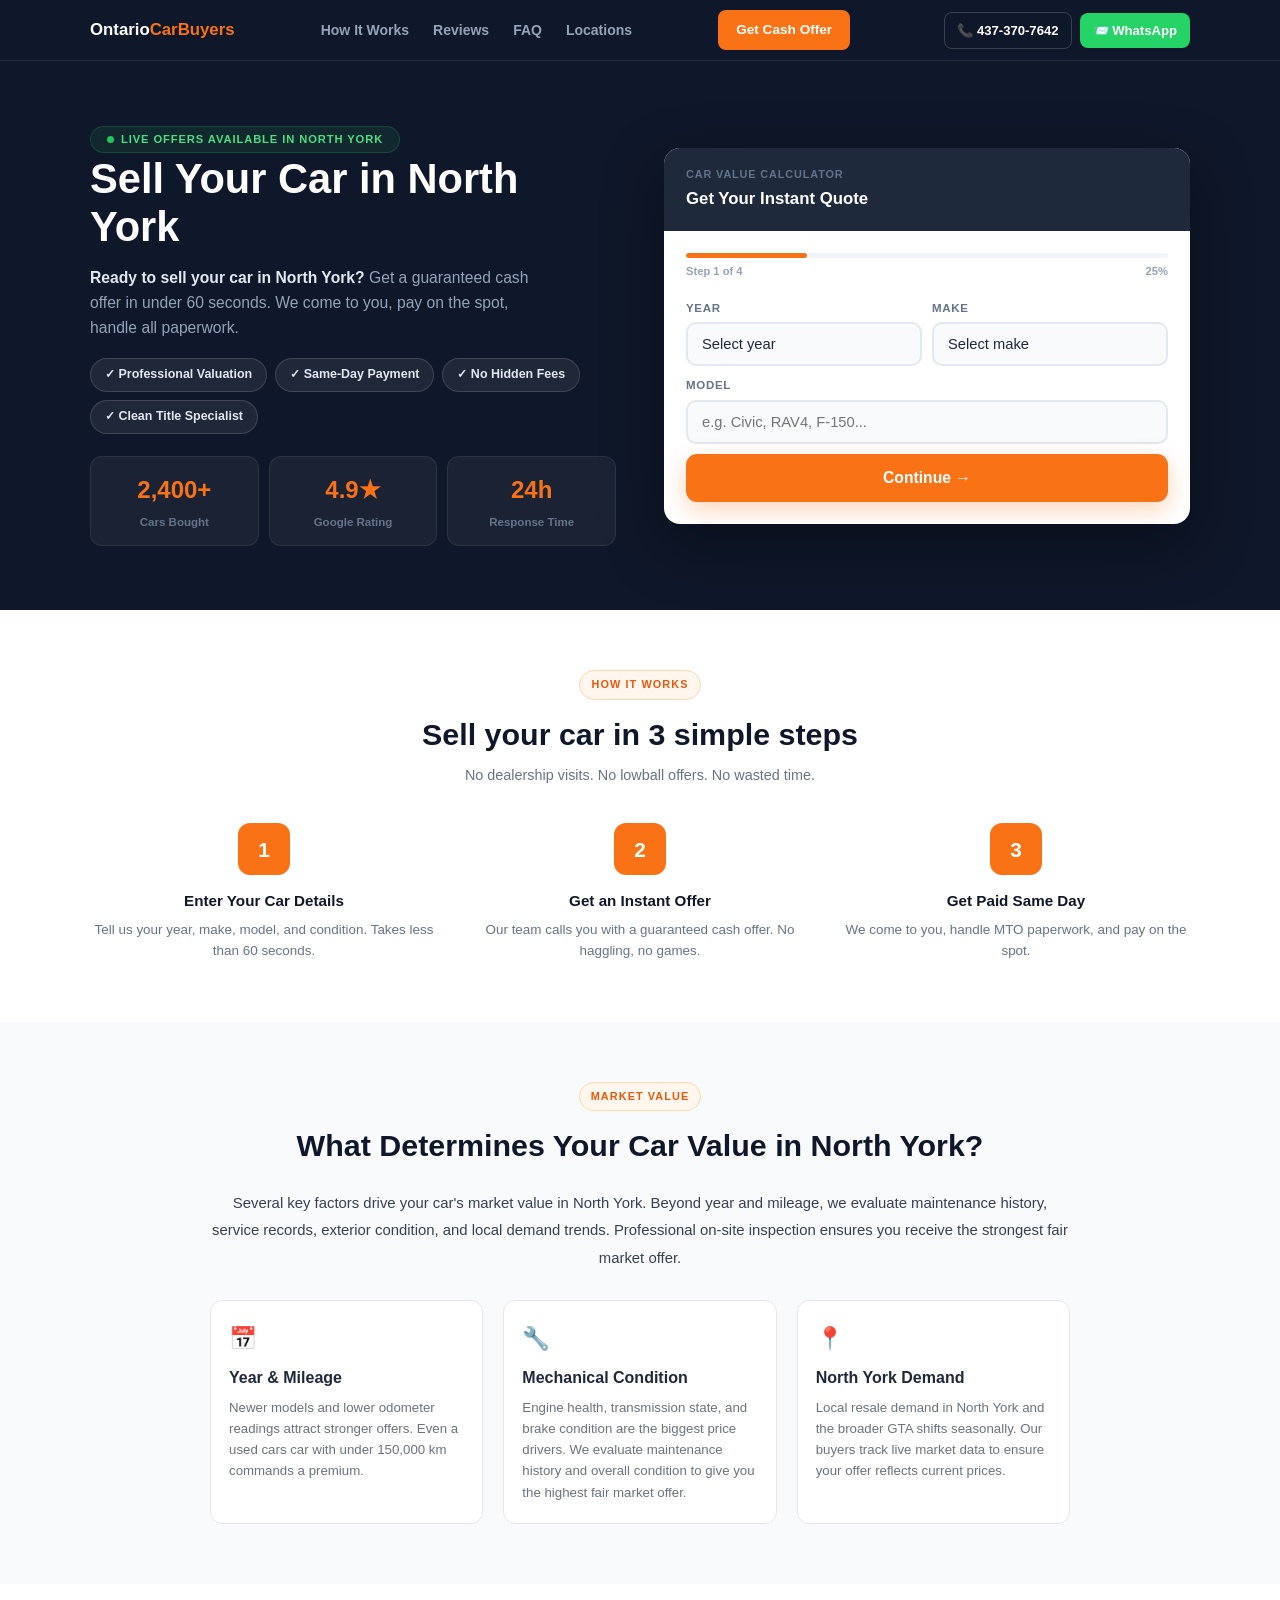
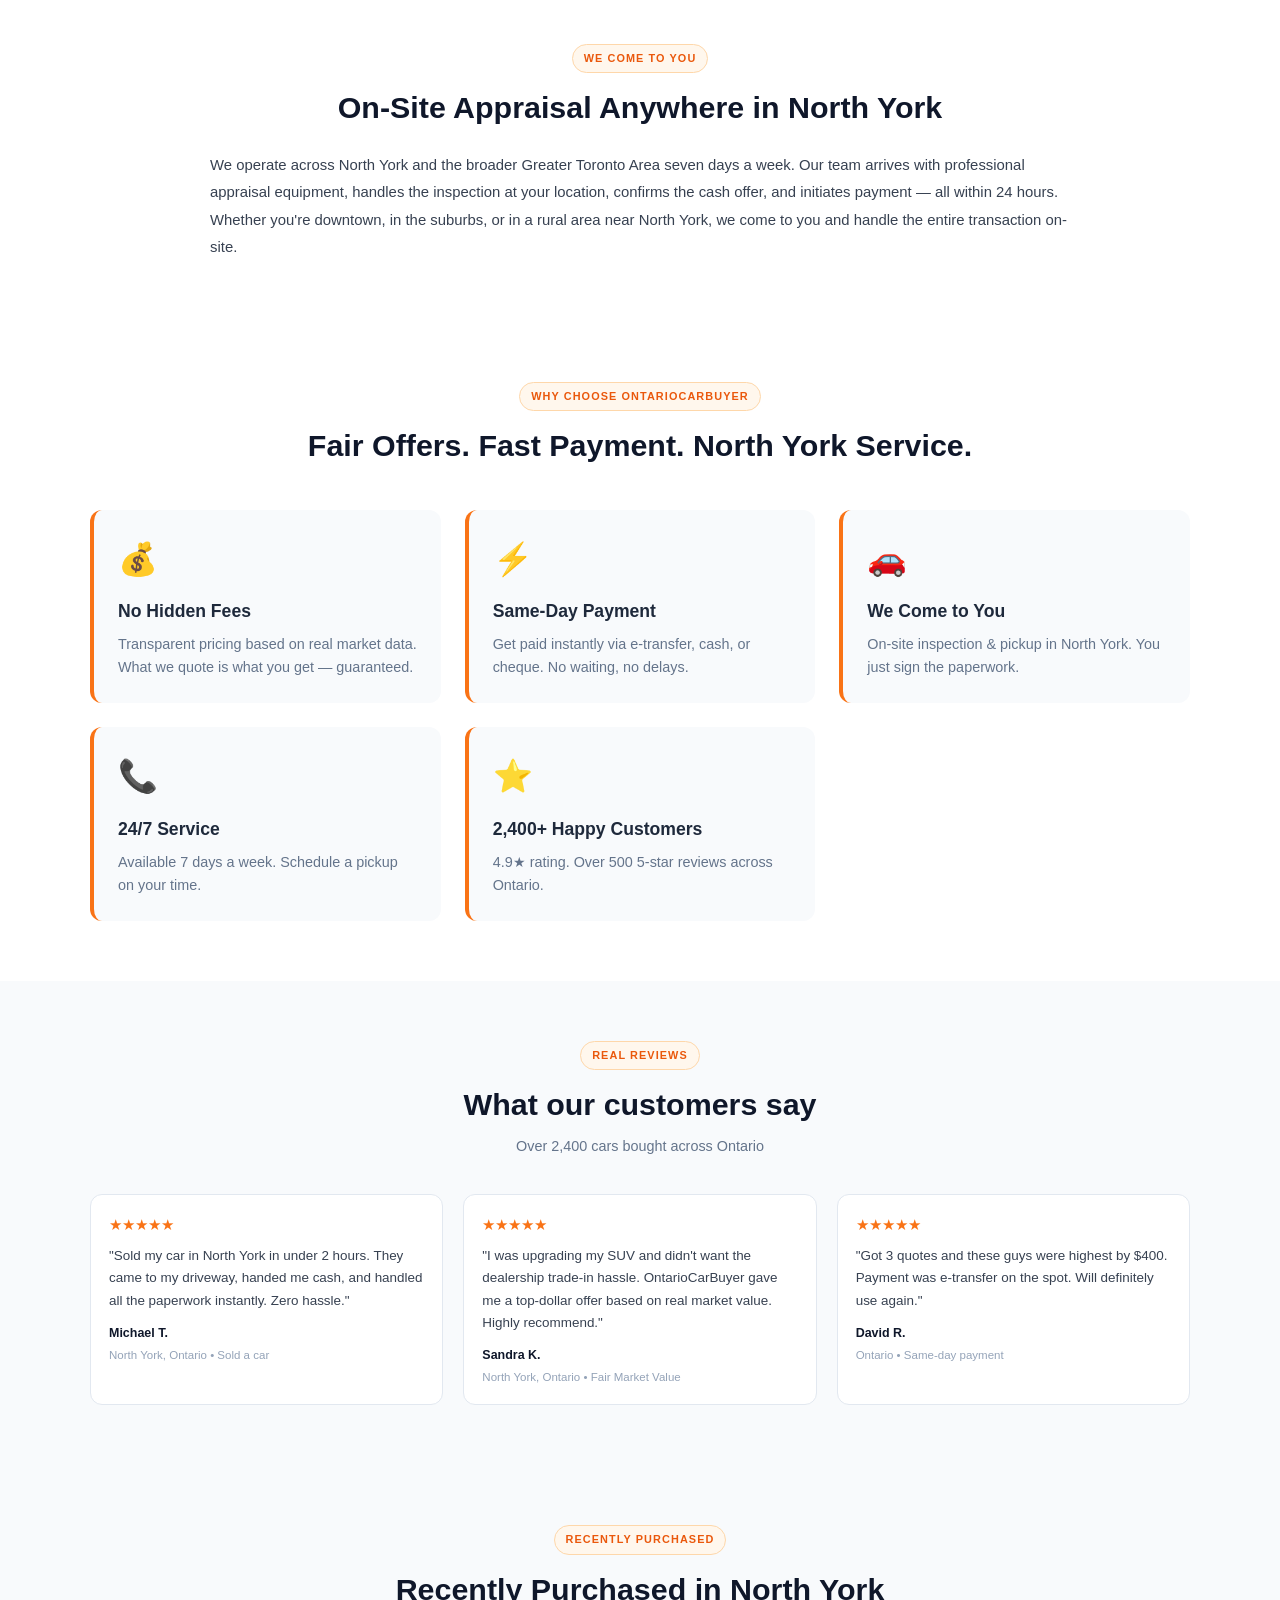
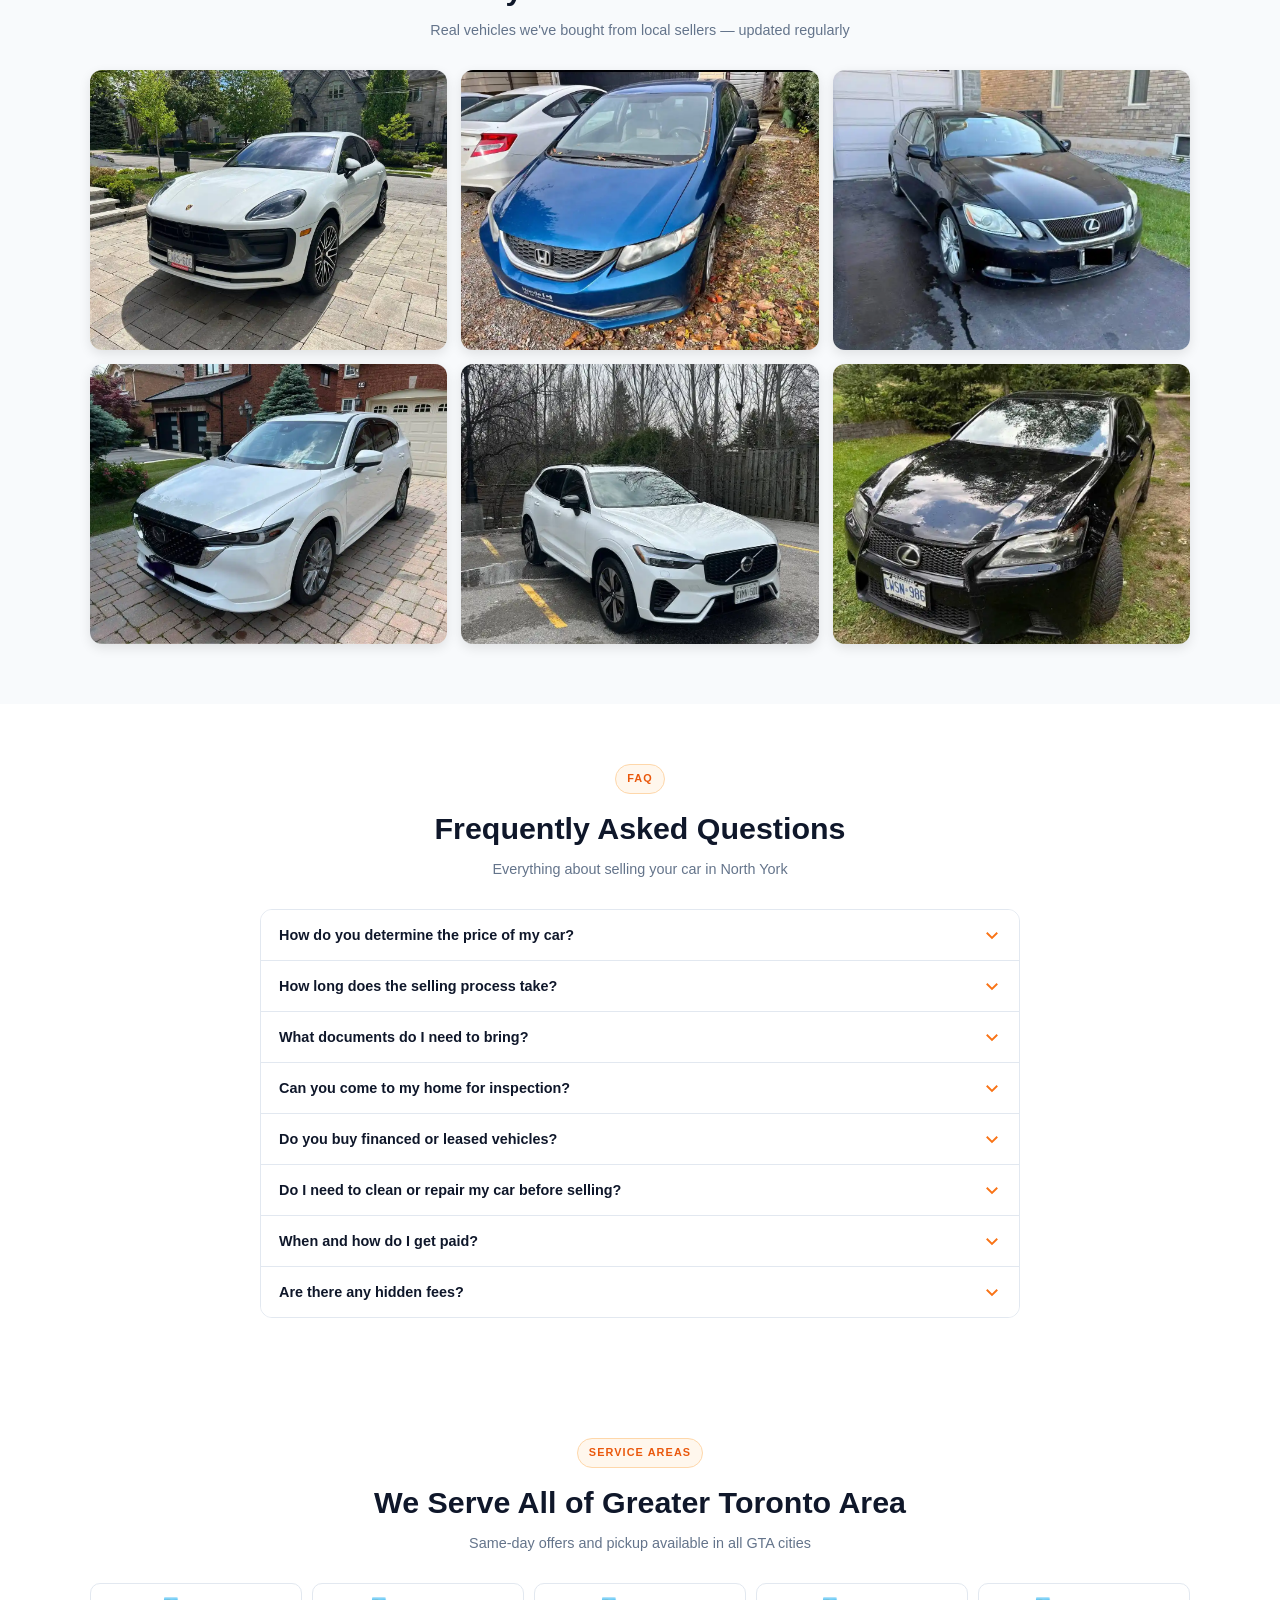
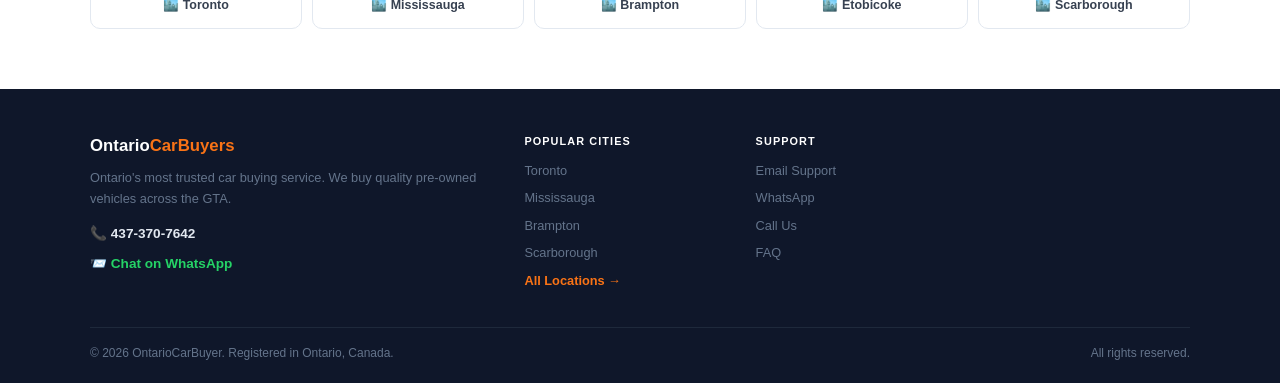
<file: pages/north-york.html>
<!doctype html>
<html lang="en">
<head>
<meta charset="UTF-8">
<meta name="viewport" content="width=device-width,initial-scale=1">
<title>Sell Your Car in North York | OntarioCarBuyer — We Buy Cars in North York</title>
<meta name="description" content="Sell your used car in North York instantly. Fair prices, free appraisal, same-day pickup.">
<meta name="keywords" content="sell my car North York, cash for cars North York, sell car North York, car buyers Ontario, instant quote">
<meta name="robots" content="index,follow">
<link rel="icon" href="/favicon.png" type="image/png" sizes="96x96">
<link rel="shortcut icon" href="/favicon.png">
<link rel="apple-touch-icon" href="/favicon.png">
<link rel="canonical" href="https://ontariocarbuyer.ca/north-york">
<meta property="og:title" content="Sell Your Car in North York | OntarioCarBuyer">
<meta property="og:description" content="Selling your car in North York? OntarioCarBuyer pays top dollar cash — same-day pickup, no hassle, instant offer in 60 seconds.">
<meta property="og:url" content="https://ontariocarbuyer.ca/north-york">
<meta property="og:type" content="website">
<meta property="og:image" content="https://ontariocarbuyer.ca/og-image.jpg">
<meta name="twitter:card" content="summary_large_image">
<script type="application/ld+json">{"@context":"https://schema.org","@type":"WebSite","name":"Ontario Car Buyer","url":"https://ontariocarbuyer.ca"}</script>
<script type="application/ld+json">{"@context":"https://schema.org","@type":"AutoDealer","name":"OntarioCarBuyer","url":"https://ontariocarbuyer.ca","telephone":"+14373707642","address":{"@type":"PostalAddress","addressLocality":"North York","addressRegion":"ON","addressCountry":"CA"},"openingHours":"Mo-Su 08:00-20:00","image":"https://ontariocarbuyer.ca/og-image.jpg"}</script>
<script type="application/ld+json">{"@context":"https://schema.org","@type":"FAQPage","mainEntity":[{"@type":"Question","name":"How do I sell my car in North York?","acceptedAnswer":{"@type":"Answer","text":"Fill out our 60-second form, get a guaranteed cash offer by phone, then schedule free same-day pickup in North York."}},{"@type":"Question","name":"Do you buy used cars cars in North York?","acceptedAnswer":{"@type":"Answer","text":"Yes — we buy all used cars vehicles in North York. Professional on-site appraisal and same-day payment included."}},{"@type":"Question","name":"How fast will I get paid for my car in North York?","acceptedAnswer":{"@type":"Answer","text":"Same day. We offer e-transfer, cash, or certified cheque at the time of pickup."}}]}</script>
<style>
*{box-sizing:border-box;margin:0;padding:0}

body{font-family:-apple-system,BlinkMacSystemFont,'Segoe UI',Helvetica,sans-serif;color:#1e293b;background:#f8fafc;line-height:1.6}
a{color:inherit;text-decoration:none}
/* NAV */
nav{background:#0f172a;padding:0 20px;position:sticky;top:0;z-index:100;border-bottom:1px solid rgba(255,255,255,.08)}
.nav-i{max-width:1100px;margin:0 auto;display:flex;align-items:center;justify-content:space-between;height:60px}
.logo{color:#fff;font-weight:800;font-size:1.05rem}.logo b{color:#f97316}
.nav-links{display:flex;gap:24px;font-size:.875rem;font-weight:600;color:#94a3b8}
.nav-links a:hover{color:#fff}
.nav-cta{background:#f97316;color:#fff!important;font-weight:700;font-size:.85rem;padding:9px 18px;border-radius:8px}
.nav-contacts{display:flex;align-items:center;gap:8px;margin-left:8px}
.nav-phone{color:#fff;font-weight:700;font-size:.82rem;display:flex;align-items:center;gap:4px;padding:7px 12px;border-radius:8px;border:1px solid rgba(255,255,255,.18);transition:border-color .18s}
.nav-phone:hover{border-color:#f97316;color:#f97316}
.nav-wa{background:#25d366;color:#fff!important;font-weight:700;font-size:.82rem;padding:7px 13px;border-radius:8px;display:flex;align-items:center;gap:4px;transition:background .18s}
.nav-wa:hover{background:#1fba58}
/* HERO */
.hero{background:#0f172a;padding:64px 20px}
.hero-i{max-width:1100px;margin:0 auto;display:grid;grid-template-columns:1fr 1fr;gap:48px;align-items:center}
.hero h1{font-size:2.6rem;font-weight:900;color:#fff;line-height:1.15;margin-bottom:14px}
.hero h1 b{color:#f97316}
.hero-desc{color:#94a3b8;font-size:.98rem;margin-bottom:18px;max-width:440px}
.hero-desc strong{color:#e2e8f0}
.badges{display:flex;flex-wrap:wrap;gap:8px;margin-bottom:22px}
.badge{display:inline-flex;align-items:center;gap:5px;background:rgba(255,255,255,.07);border:1px solid rgba(255,255,255,.14);border-radius:20px;padding:6px 14px;font-size:.78rem;color:#e2e8f0;font-weight:600}
.stats{display:grid;grid-template-columns:repeat(3,1fr);gap:10px}
.stat{background:rgba(255,255,255,.05);border:1px solid rgba(255,255,255,.08);border-radius:12px;padding:14px;text-align:center}
.stat-n{font-size:1.5rem;font-weight:900;color:#f97316}
.stat-l{font-size:.72rem;color:#64748b;margin-top:3px;font-weight:600}
/* CARD */
.card{background:#fff;border-radius:16px;overflow:hidden;box-shadow:0 20px 60px rgba(0,0,0,.4)}
.card-h{background:#1e293b;padding:18px 22px}
.card-hl{font-size:.68rem;font-weight:700;text-transform:uppercase;letter-spacing:.08em;color:#64748b;margin-bottom:3px}
.card-ht{color:#fff;font-size:1.05rem;font-weight:800}
.card-b{padding:22px}
.prog-track{background:#f1f5f9;border-radius:99px;height:5px;overflow:hidden;margin-bottom:5px}
.prog-fill{background:#f97316;height:5px;border-radius:99px;transition:width .4s ease}
.prog-meta{display:flex;justify-content:space-between;font-size:.7rem;color:#94a3b8;font-weight:600;margin-bottom:18px}
.step{display:none}.step.active{display:block;animation:fUp .28s ease}
@keyframes fUp{from{opacity:0;transform:translateY(10px)}to{opacity:1;transform:translateY(0)}}
.opt{border:2px solid #e2e8f0;border-radius:12px;padding:14px 16px;margin-bottom:9px;cursor:pointer;transition:all .16s}
.opt:hover,.opt.sel{border-color:#f97316;background:#fff7ed}
.opt-t{font-weight:700;color:#1e293b;font-size:.93rem}
.opt-s{font-size:.8rem;color:#64748b;margin-top:2px}
.fgrp{display:grid;grid-template-columns:1fr 1fr;gap:10px;margin-bottom:10px}
.flbl{font-size:.72rem;font-weight:700;text-transform:uppercase;letter-spacing:.06em;color:#64748b;margin-bottom:5px}
select,input[type=text],input[type=tel]{width:100%;background:#f8fafc;border:2px solid #e2e8f0;border-radius:10px;padding:12px 14px;font-size:.92rem;color:#1e293b;outline:none;-webkit-appearance:none;appearance:none;transition:border-color .18s}
select:focus,input:focus{border-color:#f97316;background:#fff}
.btn{width:100%;background:#f97316;color:#fff;font-weight:800;font-size:.98rem;padding:15px;border:none;border-radius:11px;cursor:pointer;margin-top:6px;box-shadow:0 8px 24px rgba(249,115,22,.3);transition:all .18s}
.btn:hover{background:#ea580c;box-shadow:0 12px 30px rgba(249,115,22,.4)}
.btn:disabled{opacity:.6;cursor:not-allowed}
.back{width:100%;background:none;border:none;color:#94a3b8;font-size:.82rem;font-weight:600;padding:9px;cursor:pointer;margin-top:2px}
.back:hover{color:#475569}
/* SECTIONS */
.sec{padding:60px 20px}
.sec-i{max-width:1100px;margin:0 auto}
.sec-tag{display:inline-block;background:#fff7ed;border:1px solid #fed7aa;color:#ea580c;font-size:.68rem;font-weight:800;text-transform:uppercase;letter-spacing:.1em;padding:5px 11px;border-radius:20px;margin-bottom:10px}
.sec-h{font-size:1.9rem;font-weight:900;color:#0f172a;margin-bottom:6px}
.sec-s{color:#64748b;font-size:.9rem}
/* HOW */
.how-g{display:grid;grid-template-columns:repeat(3,1fr);gap:28px;margin-top:36px}
.how-item{text-align:center}
.how-n{width:52px;height:52px;background:#f97316;border-radius:12px;font-size:1.3rem;font-weight:900;color:#fff;display:flex;align-items:center;justify-content:center;margin:0 auto 14px}
.how-t{font-size:.95rem;font-weight:800;color:#0f172a;margin-bottom:5px}
.how-d{font-size:.84rem;color:#64748b}
/* REVIEWS */
.rev-g{display:grid;grid-template-columns:repeat(3,1fr);gap:20px;margin-top:36px}
.market-grid{display:grid;grid-template-columns:repeat(3,1fr);gap:20px}
.rev{background:#fff;border:1px solid #e2e8f0;border-radius:12px;padding:18px}
.rev-stars{color:#f97316;font-size:.95rem;margin-bottom:8px}
.rev-txt{font-size:.84rem;color:#374151;margin-bottom:12px;line-height:1.65}
.rev-auth{font-size:.78rem;font-weight:700;color:#0f172a}
.rev-meta{font-size:.72rem;color:#94a3b8;margin-top:2px}
/* FAQ */
.faq-list{margin-top:28px;border:1px solid #e2e8f0;border-radius:12px;overflow:hidden}
.faq-item{border-bottom:1px solid #e2e8f0}.faq-item:last-child{border-bottom:none}
.faq-q{width:100%;background:#fff;border:none;text-align:left;padding:16px 18px;font-size:.9rem;font-weight:700;color:#0f172a;cursor:pointer;display:flex;justify-content:space-between;align-items:center;gap:12px}
.faq-q:hover{background:#f8fafc}
.faq-ic{width:18px;height:18px;flex-shrink:0;color:#f97316;transition:transform .2s}
.faq-a{display:none;padding:0 18px 16px;font-size:.84rem;color:#64748b;line-height:1.7}
/* LINKS */
.lg{display:grid;grid-template-columns:repeat(5,1fr);gap:10px;margin-top:28px}
.lc{background:#fff;border:1px solid #e2e8f0;border-radius:10px;padding:12px;text-align:center;font-size:.78rem;font-weight:700;color:#374151;transition:all .16s}
.lc:hover{border-color:#f97316;color:#f97316;background:#fff7ed}
/* GALLERY */
.gallery-grid{display:grid;grid-template-columns:repeat(auto-fit,minmax(280px,1fr));gap:14px;margin-top:28px}
.gallery-item{position:relative;overflow:hidden;border-radius:12px;height:280px;cursor:pointer;transition:all .3s;box-shadow:0 4px 12px rgba(0,0,0,.1)}
.gallery-item img{width:100%;height:100%;object-fit:cover;transition:transform .3s}
.gallery-item:hover{box-shadow:0 8px 24px rgba(0,0,0,.15)}
.gallery-item:hover img{transform:scale(1.05)}
/* FOOTER */
footer{background:#0f172a;padding:44px 20px 20px;color:#64748b}
.ft-i{max-width:1100px;margin:0 auto}
.ft-g{display:grid;grid-template-columns:2fr 1fr 1fr 1fr;gap:28px;margin-bottom:36px}
.ft-brand{color:#fff;font-weight:800;font-size:1.05rem;margin-bottom:8px}.ft-brand b{color:#f97316}
.ft-desc{font-size:.8rem;line-height:1.6}
.ft-ct{color:#fff;font-size:.68rem;font-weight:800;text-transform:uppercase;letter-spacing:.1em;margin-bottom:10px}
.ft-ul{list-style:none;display:flex;flex-direction:column;gap:7px;font-size:.8rem}
.ft-ul a:hover{color:#f97316}
.ft-bot{border-top:1px solid #1e293b;padding-top:16px;display:flex;justify-content:space-between;font-size:.75rem}
/* STICKY */
.sc{display:none;position:fixed;bottom:0;left:0;right:0;z-index:99;padding:10px 14px;background:#0f172a;border-top:1px solid rgba(255,255,255,.08)}
.sc a{display:block;background:#f97316;color:#fff;font-weight:800;text-align:center;padding:13px;border-radius:10px;font-size:.92rem}
/* RESPONSIVE */
@media(max-width:900px){
  .nav-links{display:none}
  .nav-contacts{display:none}
  .hero{padding:48px 16px 56px}
  .hero-i{grid-template-columns:1fr;gap:32px}
  .hero h1{font-size:2rem}
  .stats{max-width:360px}
  .how-g{grid-template-columns:1fr;max-width:420px;margin-left:auto;margin-right:auto}
  .rev-g{grid-template-columns:1fr}
  .lg{grid-template-columns:repeat(3,1fr)}
  .ft-g{grid-template-columns:1fr 1fr}
  /* calculator card full width on tablet */
  .card{max-width:480px;margin:0 auto;width:100%}
}
@media(max-width:600px){
  .hero{padding:16px 14px 70px}
  .hero h1{font-size:1.7rem;line-height:1.2}
  .hero-desc{font-size:.9rem}
  .badges{gap:6px}
  .badge{font-size:.72rem;padding:5px 10px}
  .stats{grid-template-columns:repeat(3,1fr)}
  .stat{padding:10px 6px}
  .stat-n{font-size:1.2rem}
  .stat-l{font-size:.65rem}
  .sec{padding:44px 14px}
  .sec-h{font-size:1.5rem}
  .how-g{grid-template-columns:1fr;gap:20px}
  .how-n{width:44px;height:44px;font-size:1.1rem}
  .rev-g{grid-template-columns:1fr}
  .card-grid{grid-template-columns:1fr}
  .market-grid{grid-template-columns:1fr}
  .lg{grid-template-columns:repeat(2,1fr);gap:8px}
  .lc{font-size:.75rem;padding:10px 6px}
  .ft-g{grid-template-columns:1fr}
  .ft-bot{flex-direction:column;gap:6px;text-align:center}
  .fgrp{grid-template-columns:1fr}
  .card-b{padding:16px}
  .btn{font-size:.92rem;padding:14px}
  .sc{display:block}
  body{padding-bottom:64px}
  /* mobile: live offers positioned higher */
  .live-offers-badge{margin-bottom:20px !important}
  /* nav */
  .nav-cta{font-size:.78rem;padding:7px 13px}
}
@media(max-width:380px){
  .hero h1{font-size:1.5rem}
  .lg{grid-template-columns:repeat(2,1fr)}
  .stats{gap:6px}
}
</style>
<meta name="google-site-verification" content="lKrwne2Hr2_G0G8Ra5-XggrLr59CdqjsJCM1KiJGEAc" />
</head>
<body>

<nav>
  <div class="nav-i">
    <a href="../" class="logo">Ontario<b>CarBuyers</b></a>
    <div class="nav-links">
      <a href="#how-it-works">How It Works</a>
      <a href="#reviews">Reviews</a>
      <a href="#faq">FAQ</a>
      <a href="#locations">Locations</a>
    </div>
    <a href="#calculator" class="nav-cta">Get Cash Offer</a>
    <div class="nav-contacts">
      <a href="tel:+14373707642" class="nav-phone">&#128222; 437-370-7642</a>
      <a href="https://wa.me/4373707642" target="_blank" class="nav-wa">&#128232; WhatsApp</a>
    </div>
  </div>
</nav>

<section class="hero">
  <div class="hero-i">
    <div>
      <div class="live-offers-badge" style="display:inline-flex;align-items:center;gap:7px;background:rgba(34,197,94,.1);border:1px solid rgba(34,197,94,.22);color:#4ade80;font-size:.7rem;font-weight:700;text-transform:uppercase;letter-spacing:.08em;padding:4px 16px;border-radius:30px;margin-bottom:2px">
        <span style="width:7px;height:7px;background:#22c55e;border-radius:50%;display:inline-block;animation:lp 1.5s infinite"></span>
        Live Offers Available in North York
      </div>
      <style>@keyframes lp{0%,100%{opacity:1}50%{opacity:.4}}</style>
      <h1>Sell Your Car in North York</h1>
      <p class="hero-desc"><strong>Ready to sell your car in North York?</strong> Get a guaranteed cash offer in under 60 seconds. We come to you, pay on the spot, handle all paperwork.</p>
      <div class="badges">
        <span class="badge">&#10003; Professional Valuation</span>
        <span class="badge">&#10003; Same-Day Payment</span>
        <span class="badge">&#10003; No Hidden Fees</span>
        <span class="badge">&#10003; Clean Title Specialist</span>
      </div>
      <div class="stats">
        <div class="stat"><div class="stat-n">2,400+</div><div class="stat-l">Cars Bought</div></div>
        <div class="stat"><div class="stat-n">4.9&#9733;</div><div class="stat-l">Google Rating</div></div>
        <div class="stat"><div class="stat-n">24h</div><div class="stat-l">Response Time</div></div>
      </div>
    </div>

    <div id="calculator" class="card">
      <div class="card-h">
        <div class="card-hl">Car Value Calculator</div>
        <div class="card-ht">Get Your Instant Quote</div>
      </div>
      <div class="card-b">
        <div class="prog-track"><div class="prog-fill" id="prog" style="width:25%"></div></div>
        <div class="prog-meta"><span id="slbl">Step 1 of 4</span><span id="spct">25%</span></div>

        <div class="step active" id="step-1">
          <div class="fgrp">
            <div>
              <div class="flbl">Year</div>
              <select id="car-year"><option value="">Select year</option></select>
            </div>
            <div>
              <div class="flbl">Make</div>
              <select id="car-make">
                <option value="">Select make</option>
                <option>Acura</option><option>Audi</option><option>BMW</option><option>Buick</option><option>Cadillac</option>
                <option>Chevrolet</option><option>Chrysler</option><option>Dodge</option><option>Ford</option><option>GMC</option>
                <option>Honda</option><option>Hyundai</option><option>Infiniti</option><option>Jeep</option><option>Kia</option>
                <option>Lexus</option><option>Mazda</option><option>Mercedes-Benz</option><option>Mitsubishi</option><option>Nissan</option>
                <option>Ram</option><option>Subaru</option><option>Tesla</option><option>Toyota</option><option>Volkswagen</option>
                <option>Volvo</option><option>Other</option>
              </select>
            </div>
          </div>
          <div class="flbl">Model</div>
          <input id="car-model" type="text" placeholder="e.g. Civic, RAV4, F-150..." style="margin-bottom:4px">
          <button class="btn" onclick="goStep(2)">Continue &#8594;</button>
        </div>

        <div class="step" id="step-2">
          <div style="font-size:.95rem;font-weight:800;color:#0f172a;margin-bottom:3px">Does it drive?</div>
          <div style="font-size:.8rem;color:#64748b;margin-bottom:14px">Tell us about your vehicle&#8217;s current condition</div>
          <div class="opt" onclick="pick(this,'drv','yes',3)">
            <div class="opt-t">&#9989; Yes, it drives</div><div class="opt-s">Runs fine or has minor issues</div>
          </div>
          <div class="opt" onclick="pick(this,'drv','no',3)">
            <div class="opt-t">&#128663; Has mechanical issues</div><div class="opt-s">Needs repairs or professional assessment</div>
          </div>
          <button class="back" onclick="goStep(1)">&#8592; Back</button>
        </div>

        <div class="step" id="step-3">
          <div style="font-size:.95rem;font-weight:800;color:#0f172a;margin-bottom:3px">Do you own it outright?</div>
          <div style="font-size:.8rem;color:#64748b;margin-bottom:14px">We handle lien payoffs &#8212; no stress</div>
          <div class="opt" onclick="pick(this,'own','owned',4)">
            <div class="opt-t">&#128273; I own it fully</div><div class="opt-s">No loan, fully paid off</div>
          </div>
          <div class="opt" onclick="pick(this,'own','loan',4)">
            <div class="opt-t">&#128179; Still on a loan</div><div class="opt-s">Financing or lease remaining</div>
          </div>
          <button class="back" onclick="goStep(2)">&#8592; Back</button>
        </div>

        <div class="step" id="step-4">
          <div style="text-align:center;margin-bottom:18px">
            <div style="font-size:2rem;margin-bottom:8px">&#128293;</div>
            <div style="font-size:.98rem;font-weight:800;color:#0f172a">We Buy Your Car in North York!</div>
            <div style="font-size:.8rem;color:#64748b;margin-top:3px">Enter your phone to get the instant offer</div>
          </div>
          <div class="flbl">Your Phone Number</div>
          <input type="tel" id="phone-input" placeholder="(647) 000-0000" maxlength="14" inputmode="tel" style="margin-bottom:10px" oninput="this.value=this.value.replace(/[^\d]/g,'').slice(0,10); if(this.value.length===10) this.style.borderColor='#10b981'; else this.style.borderColor='';">
          <button class="btn" id="submit-btn" onclick="sendLead()">&#128293; GET MY CASH OFFER</button>
          <p style="text-align:center;font-size:.7rem;color:#94a3b8;margin-top:9px">No spam. No obligation. 100% free.</p>
          <button class="back" onclick="goStep(3)">&#8592; Back</button>
        </div>

        <div class="step" id="step-success">
          <div style="text-align:center;padding:16px 0">
            <div style="width:60px;height:60px;background:#22c55e;border-radius:50%;display:flex;align-items:center;justify-content:center;margin:0 auto 14px">
              <svg width="28" height="28" fill="none" viewBox="0 0 24 24" stroke="#fff" stroke-width="3"><path d="M5 13l4 4L19 7"/></svg>
            </div>
            <div style="font-size:1.2rem;font-weight:900;color:#0f172a;margin-bottom:8px">You're all set! &#127881;</div>
            <p style="color:#64748b;font-size:.88rem;margin-bottom:14px">A specialist will call you within <strong style="color:#0f172a">5 minutes</strong>.</p>
            <div style="background:#f0fdf4;border:1px solid #bbf7d0;border-radius:10px;padding:13px;font-size:.82rem;color:#166534;font-weight:600">
              &#128222; Expect a call from a <strong>437 area</strong> number shortly.
            </div>
          </div>
        </div>
      </div>
    </div>
  </div>
</section>

<section class="sec" id="how-it-works" style="background:#fff">
  <div class="sec-i" style="text-align:center">
    <span class="sec-tag">How It Works</span>
    <h2 class="sec-h">Sell your car in 3 simple steps</h2>
    <p class="sec-s">No dealership visits. No lowball offers. No wasted time.</p>
    <div class="how-g">
      <div class="how-item">
        <div class="how-n">1</div>
        <div class="how-t">Enter Your Car Details</div>
        <p class="how-d">Tell us your year, make, model, and condition. Takes less than 60 seconds.</p>
      </div>
      <div class="how-item">
        <div class="how-n">2</div>
        <div class="how-t">Get an Instant Offer</div>
        <p class="how-d">Our team calls you with a guaranteed cash offer. No haggling, no games.</p>
      </div>
      <div class="how-item">
        <div class="how-n">3</div>
        <div class="how-t">Get Paid Same Day</div>
        <p class="how-d">We come to you, handle MTO paperwork, and pay on the spot.</p>
      </div>
    </div>
  </div>
</section>



<!-- MARKET VALUE -->
<section class="sec" style="background:#f8fafc">
  <div class="sec-i" style="max-width:860px;margin:0 auto">
    <div style="text-align:center">
      <span class="sec-tag">Market Value</span>
      <h2 class="sec-h">What Determines Your Car Value in North York?</h2>
      <p style="color:#374151;font-size:.93rem;line-height:1.85;margin:20px 0 28px">Several key factors drive your car's market value in North York. Beyond year and mileage, we evaluate maintenance history, service records, exterior condition, and local demand trends. Professional on-site inspection ensures you receive the strongest fair market offer.</p>
    </div>
    <div class="market-grid">
      <div style="background:#fff;border-radius:12px;padding:20px 18px;border:1px solid #e5e7eb">
        <div style="font-size:1.4rem;margin-bottom:8px">&#128197;</div>
        <div style="font-weight:700;color:#1e293b;margin-bottom:6px">Year &amp; Mileage</div>
        <p style="font-size:.83rem;color:#6b7280;line-height:1.6">Newer models and lower odometer readings attract stronger offers. Even a used cars car with under 150,000 km commands a premium.</p>
      </div>
      <div style="background:#fff;border-radius:12px;padding:20px 18px;border:1px solid #e5e7eb">
        <div style="font-size:1.4rem;margin-bottom:8px">&#128295;</div>
        <div style="font-weight:700;color:#1e293b;margin-bottom:6px">Mechanical Condition</div>
        <p style="font-size:.83rem;color:#6b7280;line-height:1.6">Engine health, transmission state, and brake condition are the biggest price drivers. We evaluate maintenance history and overall condition to give you the highest fair market offer.</p>
      </div>
      <div style="background:#fff;border-radius:12px;padding:20px 18px;border:1px solid #e5e7eb">
        <div style="font-size:1.4rem;margin-bottom:8px">&#128205;</div>
        <div style="font-weight:700;color:#1e293b;margin-bottom:6px">North York Demand</div>
        <p style="font-size:.83rem;color:#6b7280;line-height:1.6">Local resale demand in North York and the broader GTA shifts seasonally. Our buyers track live market data to ensure your offer reflects current prices.</p>
      </div>
    </div>
  </div>
</section>

<!-- LOCAL PRESENCE -->
<section class="sec" style="background:#fff">
  <div class="sec-i" style="max-width:860px;margin:0 auto">
    <div style="text-align:center">
      <span class="sec-tag">We Come to You</span>
      <h2 class="sec-h">On-Site Appraisal Anywhere in North York</h2>
    </div>
    <div style="color:#374151;font-size:.93rem;line-height:1.85;margin-top:20px">
      <p>We operate across North York and the broader Greater Toronto Area seven days a week. Our team arrives with professional appraisal equipment, handles the inspection at your location, confirms the cash offer, and initiates payment — all within 24 hours. Whether you're downtown, in the suburbs, or in a rural area near North York, we come to you and handle the entire transaction on-site.</p>
    </div>
  </div>
</section>

<!-- WHY CHOOSE US -->
<section class="sec" style="background:#fff">
  <div class="sec-i">
    <div style="text-align:center;margin-bottom:40px">
      <span class="sec-tag">Why Choose OntarioCarBuyer</span>
      <h2 class="sec-h">Fair Offers. Fast Payment. North York Service.</h2>
    </div>
    <div style="display:grid;grid-template-columns:repeat(auto-fit,minmax(280px,1fr));gap:24px;margin-top:30px">
      <div style="background:#f8fafc;padding:24px;border-radius:12px;border-left:4px solid #f97316">
        <div style="font-size:32px;margin-bottom:12px">💰</div>
        <h3 style="font-size:1.1rem;font-weight:700;margin-bottom:8px;color:#1e293b">No Hidden Fees</h3>
        <p style="color:#64748b;font-size:.9rem;line-height:1.6">Transparent pricing based on real market data. What we quote is what you get — guaranteed.</p>
      </div>
      <div style="background:#f8fafc;padding:24px;border-radius:12px;border-left:4px solid #f97316">
        <div style="font-size:32px;margin-bottom:12px">⚡</div>
        <h3 style="font-size:1.1rem;font-weight:700;margin-bottom:8px;color:#1e293b">Same-Day Payment</h3>
        <p style="color:#64748b;font-size:.9rem;line-height:1.6">Get paid instantly via e-transfer, cash, or cheque. No waiting, no delays.</p>
      </div>
      <div style="background:#f8fafc;padding:24px;border-radius:12px;border-left:4px solid #f97316">
        <div style="font-size:32px;margin-bottom:12px">🚗</div>
        <h3 style="font-size:1.1rem;font-weight:700;margin-bottom:8px;color:#1e293b">We Come to You</h3>
        <p style="color:#64748b;font-size:.9rem;line-height:1.6">On-site inspection & pickup in North York. You just sign the paperwork.</p>
      </div>

      <div style="background:#f8fafc;padding:24px;border-radius:12px;border-left:4px solid #f97316">
        <div style="font-size:32px;margin-bottom:12px">📞</div>
        <h3 style="font-size:1.1rem;font-weight:700;margin-bottom:8px;color:#1e293b">24/7 Service</h3>
        <p style="color:#64748b;font-size:.9rem;line-height:1.6">Available 7 days a week. Schedule a pickup on your time.</p>
      </div>
      <div style="background:#f8fafc;padding:24px;border-radius:12px;border-left:4px solid #f97316">
        <div style="font-size:32px;margin-bottom:12px">⭐</div>
        <h3 style="font-size:1.1rem;font-weight:700;margin-bottom:8px;color:#1e293b">2,400+ Happy Customers</h3>
        <p style="color:#64748b;font-size:.9rem;line-height:1.6">4.9★ rating. Over 500 5-star reviews across Ontario.</p>
      </div>
    </div>
  </div>
</section>

<section class="sec" id="reviews" style="background:#f8fafc">
  <div class="sec-i" style="text-align:center">
    <span class="sec-tag">Real Reviews</span>
    <h2 class="sec-h">What our customers say</h2>
    <p class="sec-s">Over 2,400 cars bought across Ontario</p>
  </div>
  <div class="sec-i">
    <div class="rev-g">
      <div class="rev">
        <div class="rev-stars">&#9733;&#9733;&#9733;&#9733;&#9733;</div>
        <p class="rev-txt">"Sold my car in North York in under 2 hours. They came to my driveway, handed me cash, and handled all the paperwork instantly. Zero hassle."</p>
        <div class="rev-auth">Michael T.</div>
        <div class="rev-meta">North York, Ontario &bull; Sold a car</div>
      </div>
      <div class="rev">
        <div class="rev-stars">&#9733;&#9733;&#9733;&#9733;&#9733;</div>
        <p class="rev-txt">"I was upgrading my SUV and didn't want the dealership trade-in hassle. OntarioCarBuyer gave me a top-dollar offer based on real market value. Highly recommend."</p>
        <div class="rev-auth">Sandra K.</div>
        <div class="rev-meta">North York, Ontario &bull; Fair Market Value</div>
      </div>
      <div class="rev">
        <div class="rev-stars">&#9733;&#9733;&#9733;&#9733;&#9733;</div>
        <p class="rev-txt">"Got 3 quotes and these guys were highest by $400. Payment was e-transfer on the spot. Will definitely use again."</p>
        <div class="rev-auth">David R.</div>
        <div class="rev-meta">Ontario &bull; Same-day payment</div>
      </div>
    </div>
  </div>
</section>

<section class="sec" style="background:#f8fafc">
  <div class="sec-i" style="max-width:1100px;margin:0 auto">
    <div style="text-align:center;margin-bottom:18px">
      <span class="sec-tag">Recently Purchased</span>
      <h2 class="sec-h">Recently Purchased in North York</h2>
      <p class="sec-s">Real vehicles we've bought from local sellers — updated regularly</p>
    </div>
    <div class="gallery-grid" id="galleryGrid"></div>
  </div>
</section>

<section class="sec" id="faq" style="background:#fff">
  <div class="sec-i" style="max-width:760px;margin:0 auto">
    <div style="text-align:center">
      <span class="sec-tag">FAQ</span>
      <h2 class="sec-h">Frequently Asked Questions</h2>
      <p class="sec-s">Everything about selling your car in North York</p>
    </div>
    <div class="faq-list">
      <div class="faq-item">
        <button class="faq-q" onclick="faq(this)">How do you determine the price of my car?<svg class="faq-ic" fill="none" viewBox="0 0 24 24" stroke="currentColor" stroke-width="2.5"><path d="M19 9l-7 7-7-7"/></svg></button>
        <div class="faq-a">We analyze your car's year, make, model, mileage, and condition using current market data. Our valuation reflects real North York market rates—fair and transparent.</div>
      </div>
      <div class="faq-item">
        <button class="faq-q" onclick="faq(this)">How long does the selling process take?<svg class="faq-ic" fill="none" viewBox="0 0 24 24" stroke="currentColor" stroke-width="2.5"><path d="M19 9l-7 7-7-7"/></svg></button>
        <div class="faq-a">Once inspection is complete, the entire process takes about 10 minutes. We handle paperwork, title transfer, plate removal—everything.</div>
      </div>
      <div class="faq-item">
        <button class="faq-q" onclick="faq(this)">What documents do I need to bring?<svg class="faq-ic" fill="none" viewBox="0 0 24 24" stroke="currentColor" stroke-width="2.5"><path d="M19 9l-7 7-7-7"/></svg></button>
        <div class="faq-a">Your vehicle registration, driver's license, and all keys. Service records are optional. We handle the rest.</div>
      </div>
      <div class="faq-item">
        <button class="faq-q" onclick="faq(this)">Can you come to my home for inspection?<svg class="faq-ic" fill="none" viewBox="0 0 24 24" stroke="currentColor" stroke-width="2.5"><path d="M19 9l-7 7-7-7"/></svg></button>
        <div class="faq-a">Absolutely. We schedule a free inspection at your home anywhere in North York, or you can visit our location. Your choice.</div>
      </div>
      <div class="faq-item">
        <button class="faq-q" onclick="faq(this)">Do you buy financed or leased vehicles?<svg class="faq-ic" fill="none" viewBox="0 0 24 24" stroke="currentColor" stroke-width="2.5"><path d="M19 9l-7 7-7-7"/></svg></button>
        <div class="faq-a">Yes. We calculate the outstanding balance and settle it during the inspection process. Clean title guaranteed.</div>
      </div>
      <div class="faq-item">
        <button class="faq-q" onclick="faq(this)">Do I need to clean or repair my car before selling?<svg class="faq-ic" fill="none" viewBox="0 0 24 24" stroke="currentColor" stroke-width="2.5"><path d="M19 9l-7 7-7-7"/></svg></button>
        <div class="faq-a">No. We buy cars as-is. No cleaning, repairs, or services required.</div>
      </div>
      <div class="faq-item">
        <button class="faq-q" onclick="faq(this)">When and how do I get paid?<svg class="faq-ic" fill="none" viewBox="0 0 24 24" stroke="currentColor" stroke-width="2.5"><path d="M19 9l-7 7-7-7"/></svg></button>
        <div class="faq-a">Same day. Cash, e-transfer, or certified cheque—your choice at pickup.</div>
      </div>
      <div class="faq-item">
        <button class="faq-q" onclick="faq(this)">Are there any hidden fees?<svg class="faq-ic" fill="none" viewBox="0 0 24 24" stroke="currentColor" stroke-width="2.5"><path d="M19 9l-7 7-7-7"/></svg></button>
        <div class="faq-a">No hidden fees. Valuation and inspection are free. What we quote is final—no surprises.</div>
      </div>
    </div>
  </div>
</section>

<section class="sec" id="locations" style="background:#fff">
  <div class="sec-i">
    <div style="text-align:center">
      <span class="sec-tag">Service Areas</span>
      <h2 class="sec-h">We Serve All of Greater Toronto Area</h2>
      <p class="sec-s">Same-day offers and pickup available in all GTA cities</p>
    </div>
    <div class="lg">
      <a href="toronto.html" class="lc">🏙️ Toronto</a>
      <a href="mississauga.html" class="lc">🏙️ Mississauga</a>
      <a href="brampton.html" class="lc">🏙️ Brampton</a>
      <a href="etobicoke.html" class="lc">🏙️ Etobicoke</a>
      <a href="scarborough.html" class="lc">🏙️ Scarborough</a>
    </div>
  </div>
</section>

<footer>
  <div class="ft-i">
    <div class="ft-g">
      <div>
        <div class="ft-brand">Ontario<b>CarBuyers</b></div>
        <p class="ft-desc">Ontario's most trusted car buying service. We buy quality pre-owned vehicles across the GTA.</p>
        <div style="margin-top:14px;display:flex;flex-direction:column;gap:8px">
          <a href="tel:+14373707642" style="display:inline-flex;align-items:center;gap:7px;color:#e2e8f0;font-size:.85rem;font-weight:700">&#128222; 437-370-7642</a>
          <a href="https://wa.me/4373707642" target="_blank" style="display:inline-flex;align-items:center;gap:7px;color:#25d366;font-size:.85rem;font-weight:700">&#128232; Chat on WhatsApp</a>
        </div>
      </div>
      <div>
        <div class="ft-ct">Popular Cities</div>
        <ul class="ft-ul">
          <li><a href="toronto.html">Toronto</a></li>
          <li><a href="mississauga.html">Mississauga</a></li>
          <li><a href="brampton.html">Brampton</a></li>
          <li><a href="scarborough.html">Scarborough</a></li>
          <li><a href="../" style="color:#f97316;font-weight:700">All Locations &#8594;</a></li>
        </ul>
      </div>
      <div>
        <div class="ft-ct">Support</div>
        <ul class="ft-ul">
          <li><a href="mailto:info@ontariocarbuyer.ca">Email Support</a></li>
          <li><a href="https://wa.me/4373707642">WhatsApp</a></li>
          <li><a href="tel:+14373707642">Call Us</a></li>
          <li><a href="/#faq">FAQ</a></li>
        </ul>
      </div>
    </div>
    <div class="ft-bot">
      <span>&#169; 2026 OntarioCarBuyer. Registered in Ontario, Canada.</span>
      <span>All rights reserved.</span>
    </div>
  </div>
</footer>

<div class="sc">
  <div style="display:grid;grid-template-columns:1fr 1fr 1fr;gap:8px">
    <a href="#calculator" style="display:block;background:#f97316;color:#fff;font-weight:800;text-align:center;padding:12px 6px;border-radius:10px;font-size:.8rem;text-decoration:none">Get Offer</a>
    <a href="tel:+14373707642" style="display:block;background:#1e293b;color:#fff;font-weight:800;text-align:center;padding:12px 6px;border-radius:10px;font-size:.8rem;border:1px solid rgba(255,255,255,.15);text-decoration:none">Call Us</a>
    <a href="https://wa.me/4373707642" target="_blank" style="display:block;background:#25d366;color:#fff;font-weight:800;text-align:center;padding:12px 6px;border-radius:10px;font-size:.8rem;text-decoration:none">WhatsApp</a>
  </div>
</div>

<script>
var L={model:'car',city:'North York',condition:'used cars',year:'',make:'',car:'',drv:'',own:'',ph:''};
(function(){var s=document.getElementById('car-year'),y=new Date().getFullYear();for(;y>=1990;y--){var o=document.createElement('option');o.value=y;o.textContent=y;s.appendChild(o);}})();
function show(n){
  document.querySelectorAll('.step').forEach(function(s){s.classList.remove('active');});
  var el=document.getElementById('step-'+n);if(el)el.classList.add('active');
  if(n==='success'){document.getElementById('prog').style.width='100%';document.getElementById('slbl').textContent='Done!';document.getElementById('spct').textContent='100%';return;}
  var p=Math.round(parseInt(n)/4*100);
  document.getElementById('prog').style.width=p+'%';
  document.getElementById('slbl').textContent='Step '+n+' of 4';
  document.getElementById('spct').textContent=p+'%';
}
function goStep(n){
  if(n===2){
    L.year=document.getElementById('car-year').value;
    L.make=document.getElementById('car-make').value;
    L.car=document.getElementById('car-model').value;
    if(!L.year||!L.make||!L.car){
      var b=document.querySelector('#step-1 .btn');
      b.textContent='Please fill all fields';b.style.background='#ef4444';
      setTimeout(function(){b.textContent='Continue \u2192';b.style.background='';},1500);
      return;
    }
  }
  show(n);
}
function pick(el,f,v,nx){
  el.parentElement.querySelectorAll('.opt').forEach(function(c){c.classList.remove('sel');});
  el.classList.add('sel');L[f]=v;setTimeout(function(){show(nx);},260);
}
function sendLead(){
  var raw=document.getElementById('phone-input').value.trim();
  var digits=raw.replace(/\D/g,'');
  var inp=document.getElementById('phone-input');
  // Must be 10 digits, not all same digit, not start with 0 or 1
  var valid=digits.length===10 && !/^(\d)\1{9}$/.test(digits) && digits[0]!=='0' && digits[0]!=='1';
  if(!valid){
    inp.style.borderColor='#ef4444';
    inp.placeholder='Enter a valid 10-digit Canadian number';
    inp.value='';
    setTimeout(function(){inp.style.borderColor='';inp.placeholder='(647) 000-0000';},2500);
    return;
  }
  L.ph=digits;
  var btn=document.getElementById('submit-btn');btn.textContent='Sending...';btn.disabled=true;
  var tok='8455897525:AAHO7mHpOHzW2AvRArGCY5LtYcHe2EHx3Rw',cid='848972882';
  var msg='\uD83D\uDD25 NEW LEAD - OntarioCarBuyer\n'+
    '\uD83D\uDCCD City: '+L.city+'\n'+
    '\uD83D\uDE97 Car: '+L.year+' '+L.make+' '+L.car+'\n'+
    '\u2699\uFE0F Condition: '+L.condition+'\n'+
    '\uD83D\uDEDE Driveable: '+(L.drv==='yes'?'\u2705 Yes':'\uD83D\uDE9B No / Tow needed')+'\n'+
    '\uD83D\uDCB3 Ownership: '+(L.own==='owned'?'\uD83D\uDD13 Fully Owned':'\uD83C\uDFE6 On Loan')+'\n'+
    '\uD83D\uDCDE Phone: +1'+digits+'\n'+
    '\uD83C\uDF10 URL: '+window.location.href;
  fetch('https://api.telegram.org/bot'+tok+'/sendMessage',{
    method:'POST',headers:{'Content-Type':'application/json'},
    body:JSON.stringify({chat_id:cid,text:msg})
  }).catch(function(){}).finally(function(){show('success');});
}
function faq(btn){
  var a=btn.nextElementSibling,op=a.style.display==='block';
  document.querySelectorAll('.faq-a').forEach(function(x){x.style.display='none';});
  document.querySelectorAll('.faq-ic').forEach(function(x){x.style.transform='';});
  if(!op){a.style.display='block';btn.querySelector('.faq-ic').style.transform='rotate(180deg)';}
}

(function(){
  var grid=document.getElementById('galleryGrid');
  if(!grid) return;
  var images=['car-1.webp','car-2.webp','car-3.webp','car-4.webp','car-5.webp','car-6.webp','car-7.webp','car-8.webp','car-9.webp','car-10.webp','car-11.webp','car-12.webp','car-13.webp','car-14.webp'];
  var picked=images.slice().sort(function(){return Math.random()-0.5;}).slice(0,6);
  picked.forEach(function(name){
    var item=document.createElement('article');
    item.className='gallery-item';
    var img=document.createElement('img');
    img.src='/images/'+name;
    img.alt='Recently purchased vehicle';
    img.loading='lazy';
    item.appendChild(img);
    grid.appendChild(item);
  });
})();
</script>
</body>
</html>
</file>
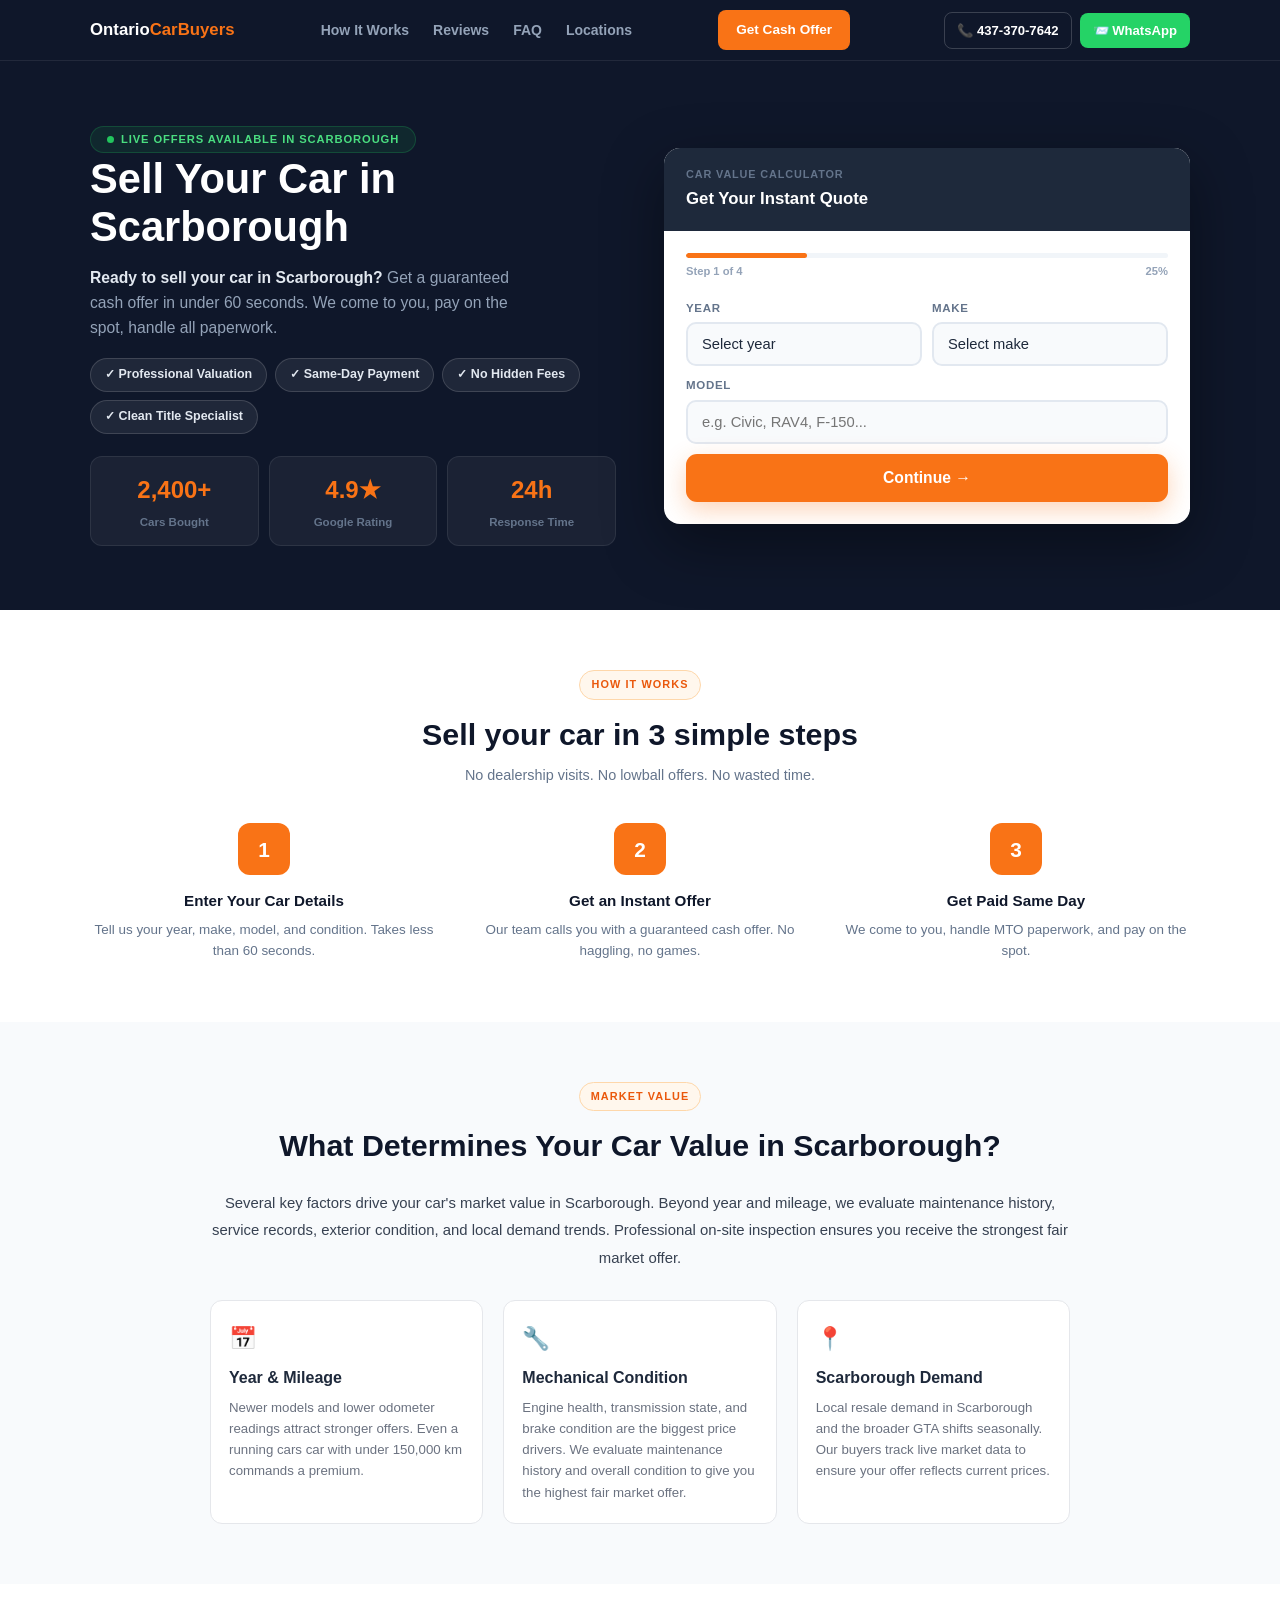
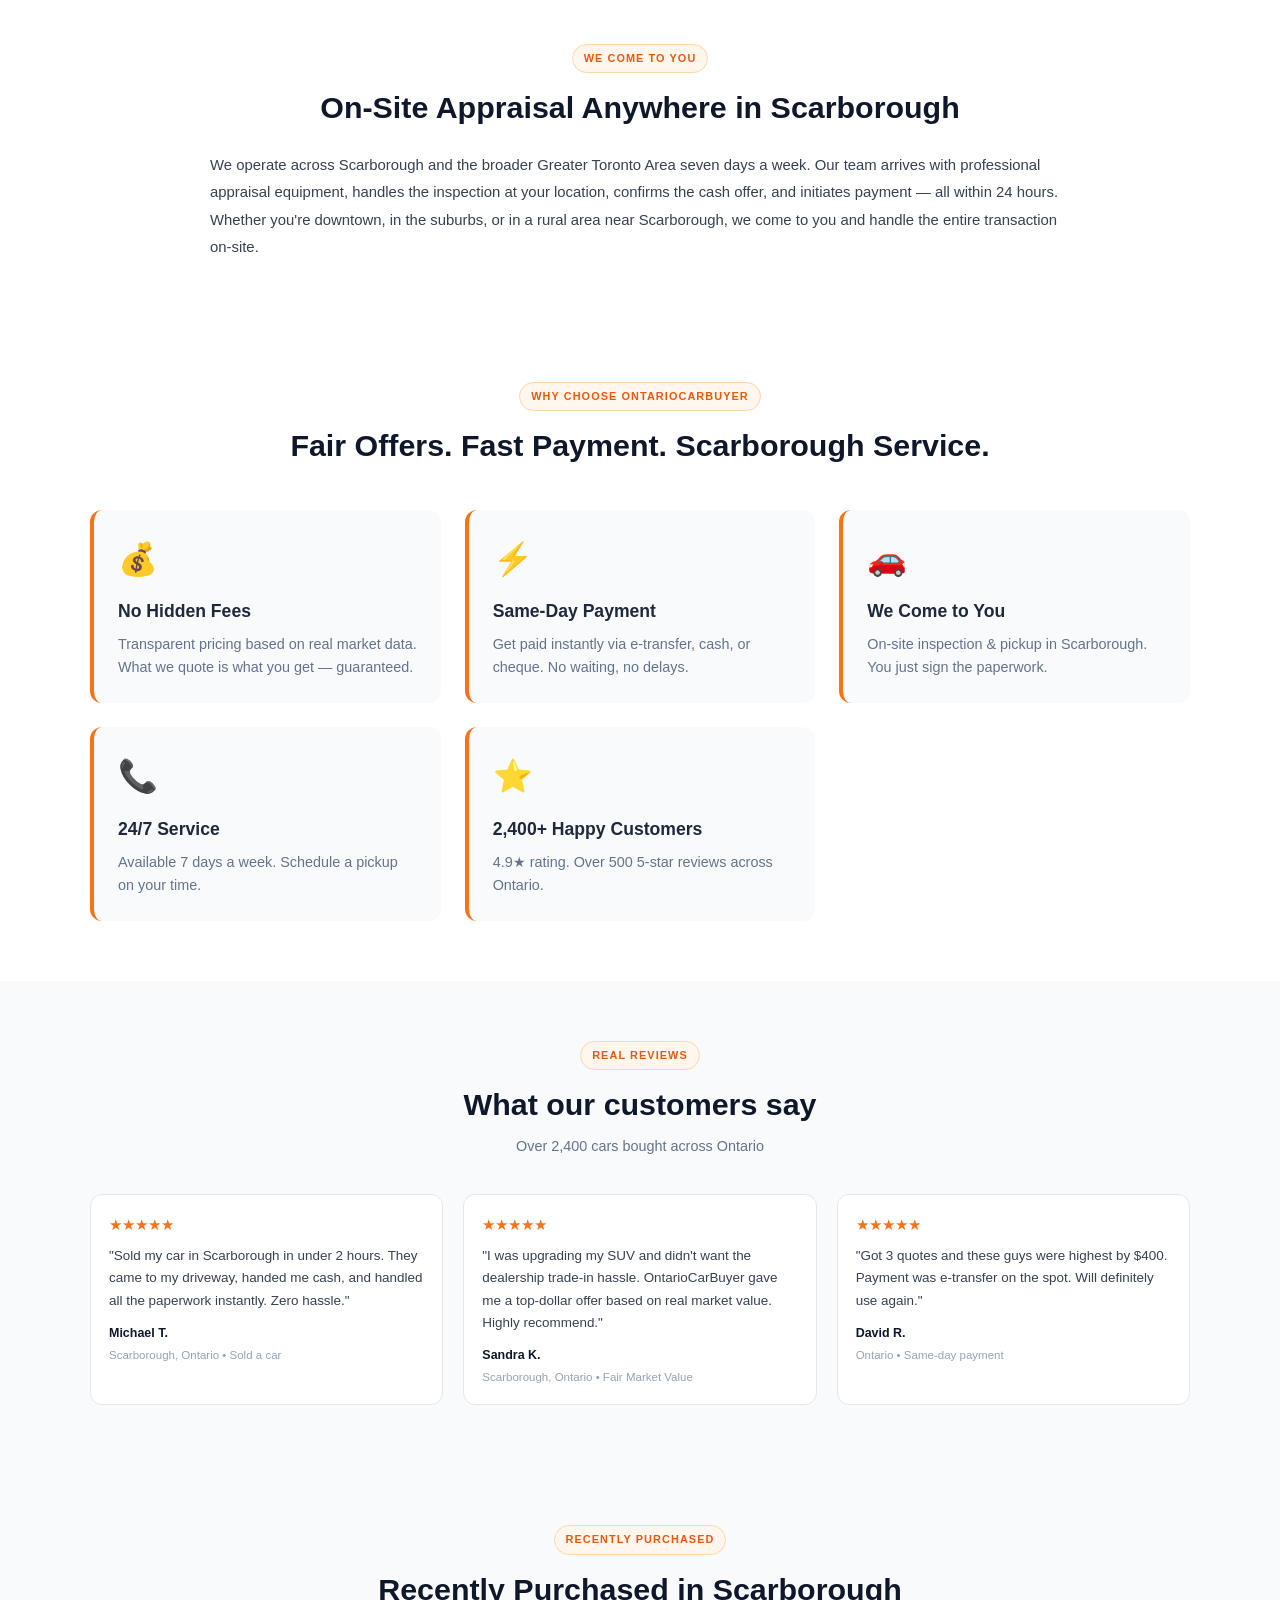
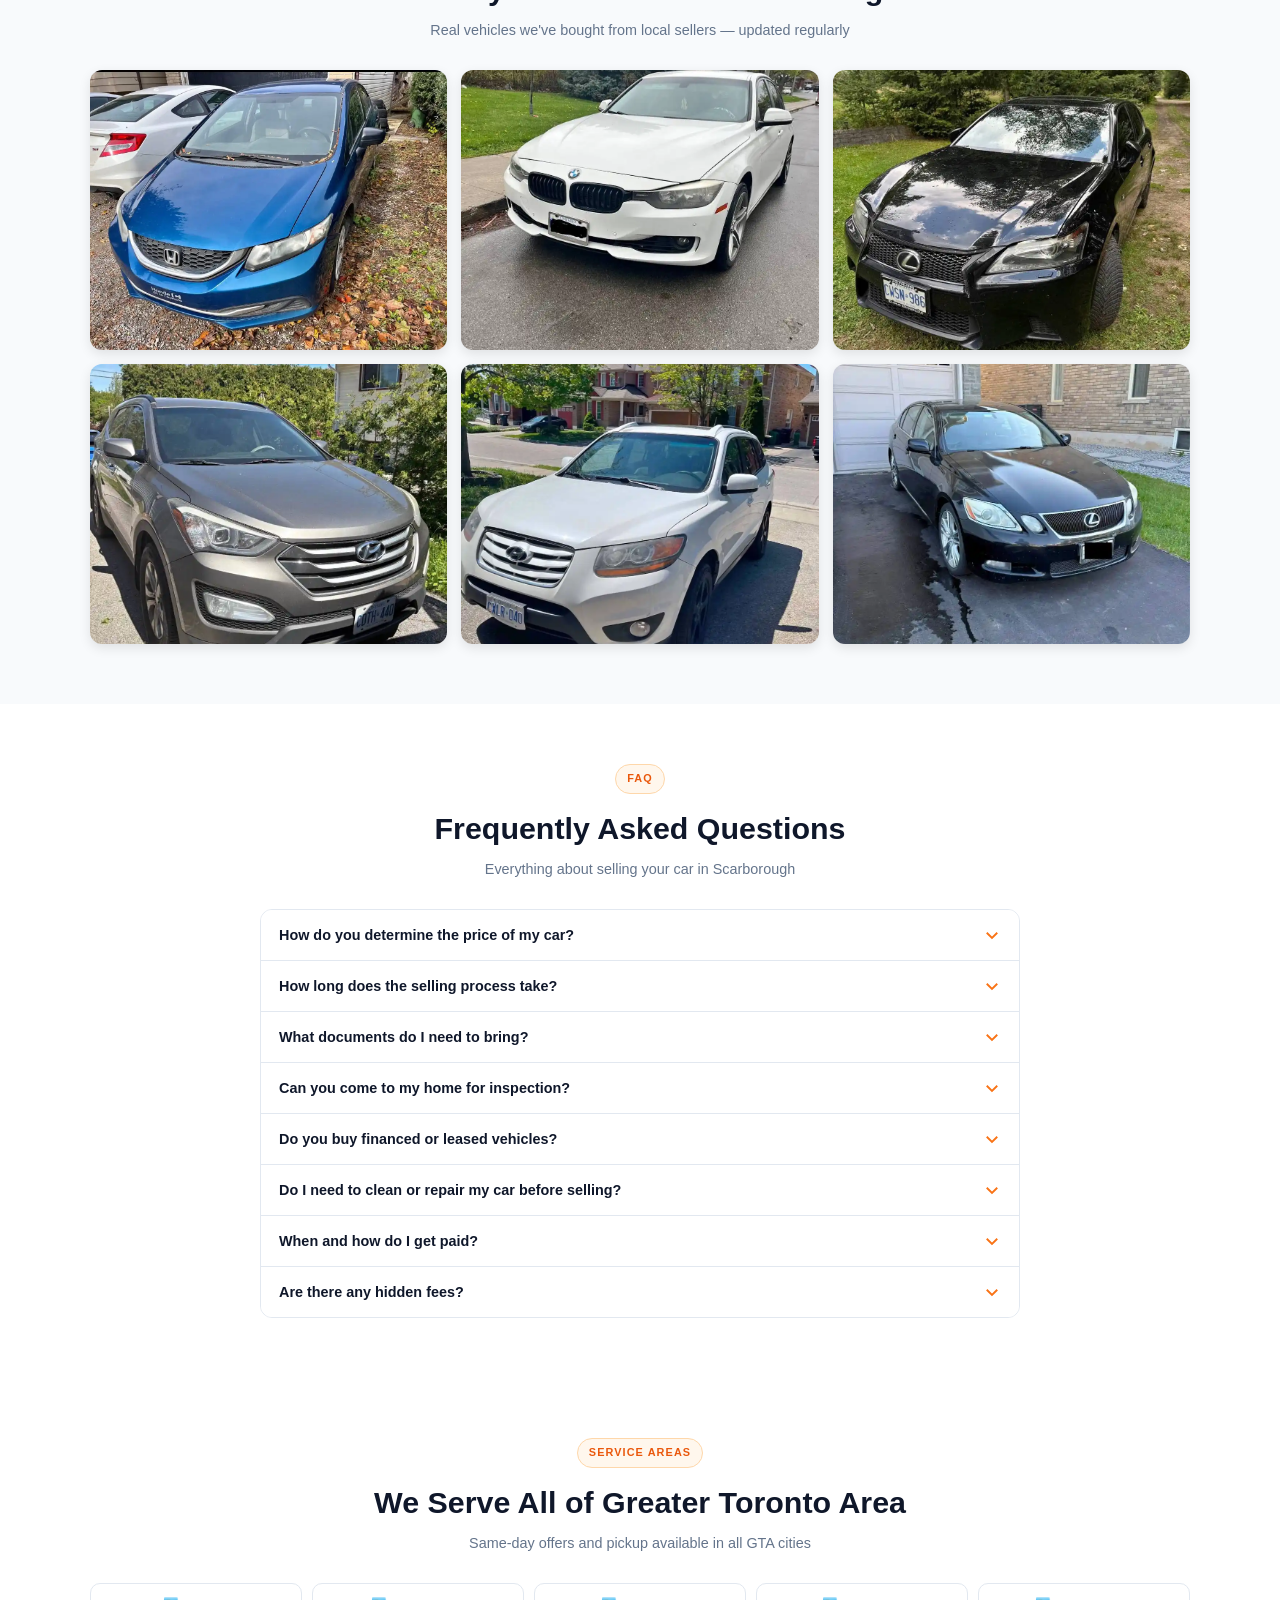
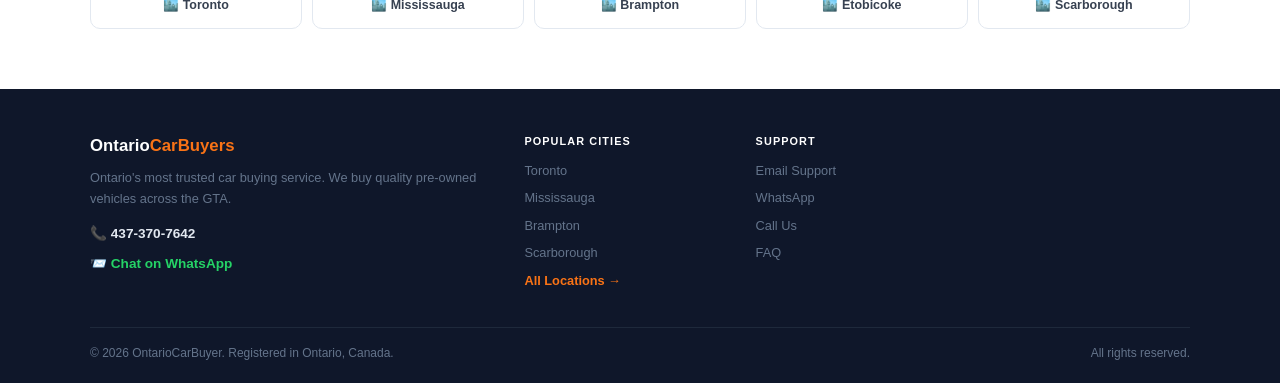
<file: pages/scarborough.html>
<!doctype html>
<html lang="en">
<head>
<meta charset="UTF-8">
<meta name="viewport" content="width=device-width,initial-scale=1">
<title>Sell Your Car in Scarborough | OntarioCarBuyer — We Buy Cars in Scarborough</title>
<meta name="description" content="Sell your running car in Scarborough. Instant cash offer, professional service, 24/7 availability.">
<meta name="keywords" content="sell my car Scarborough, cash for cars Scarborough, sell car Scarborough, car buyers Ontario, instant quote">
<meta name="robots" content="index,follow">
<link rel="icon" href="/favicon.png" type="image/png" sizes="96x96">
<link rel="shortcut icon" href="/favicon.png">
<link rel="apple-touch-icon" href="/favicon.png">
<link rel="canonical" href="https://ontariocarbuyer.ca/scarborough">
<meta property="og:title" content="Sell Your Car in Scarborough | OntarioCarBuyer">
<meta property="og:description" content="Selling your car in Scarborough? OntarioCarBuyer pays top dollar cash — same-day pickup, no hassle, instant offer in 60 seconds.">
<meta property="og:url" content="https://ontariocarbuyer.ca/scarborough">
<meta property="og:type" content="website">
<meta property="og:image" content="https://ontariocarbuyer.ca/og-image.jpg">
<meta name="twitter:card" content="summary_large_image">
<script type="application/ld+json">{"@context":"https://schema.org","@type":"WebSite","name":"Ontario Car Buyer","url":"https://ontariocarbuyer.ca"}</script>
<script type="application/ld+json">{"@context":"https://schema.org","@type":"AutoDealer","name":"OntarioCarBuyer","url":"https://ontariocarbuyer.ca","telephone":"+14373707642","address":{"@type":"PostalAddress","addressLocality":"Scarborough","addressRegion":"ON","addressCountry":"CA"},"openingHours":"Mo-Su 08:00-20:00","image":"https://ontariocarbuyer.ca/og-image.jpg"}</script>
<script type="application/ld+json">{"@context":"https://schema.org","@type":"FAQPage","mainEntity":[{"@type":"Question","name":"How do I sell my car in Scarborough?","acceptedAnswer":{"@type":"Answer","text":"Fill out our 60-second form, get a guaranteed cash offer by phone, then schedule free same-day pickup in Scarborough."}},{"@type":"Question","name":"Do you buy running cars cars in Scarborough?","acceptedAnswer":{"@type":"Answer","text":"Yes — we buy all running cars vehicles in Scarborough. Professional on-site appraisal and same-day payment included."}},{"@type":"Question","name":"How fast will I get paid for my car in Scarborough?","acceptedAnswer":{"@type":"Answer","text":"Same day. We offer e-transfer, cash, or certified cheque at the time of pickup."}}]}</script>
<style>
*{box-sizing:border-box;margin:0;padding:0}

body{font-family:-apple-system,BlinkMacSystemFont,'Segoe UI',Helvetica,sans-serif;color:#1e293b;background:#f8fafc;line-height:1.6}
a{color:inherit;text-decoration:none}
/* NAV */
nav{background:#0f172a;padding:0 20px;position:sticky;top:0;z-index:100;border-bottom:1px solid rgba(255,255,255,.08)}
.nav-i{max-width:1100px;margin:0 auto;display:flex;align-items:center;justify-content:space-between;height:60px}
.logo{color:#fff;font-weight:800;font-size:1.05rem}.logo b{color:#f97316}
.nav-links{display:flex;gap:24px;font-size:.875rem;font-weight:600;color:#94a3b8}
.nav-links a:hover{color:#fff}
.nav-cta{background:#f97316;color:#fff!important;font-weight:700;font-size:.85rem;padding:9px 18px;border-radius:8px}
.nav-contacts{display:flex;align-items:center;gap:8px;margin-left:8px}
.nav-phone{color:#fff;font-weight:700;font-size:.82rem;display:flex;align-items:center;gap:4px;padding:7px 12px;border-radius:8px;border:1px solid rgba(255,255,255,.18);transition:border-color .18s}
.nav-phone:hover{border-color:#f97316;color:#f97316}
.nav-wa{background:#25d366;color:#fff!important;font-weight:700;font-size:.82rem;padding:7px 13px;border-radius:8px;display:flex;align-items:center;gap:4px;transition:background .18s}
.nav-wa:hover{background:#1fba58}
/* HERO */
.hero{background:#0f172a;padding:64px 20px}
.hero-i{max-width:1100px;margin:0 auto;display:grid;grid-template-columns:1fr 1fr;gap:48px;align-items:center}
.hero h1{font-size:2.6rem;font-weight:900;color:#fff;line-height:1.15;margin-bottom:14px}
.hero h1 b{color:#f97316}
.hero-desc{color:#94a3b8;font-size:.98rem;margin-bottom:18px;max-width:440px}
.hero-desc strong{color:#e2e8f0}
.badges{display:flex;flex-wrap:wrap;gap:8px;margin-bottom:22px}
.badge{display:inline-flex;align-items:center;gap:5px;background:rgba(255,255,255,.07);border:1px solid rgba(255,255,255,.14);border-radius:20px;padding:6px 14px;font-size:.78rem;color:#e2e8f0;font-weight:600}
.stats{display:grid;grid-template-columns:repeat(3,1fr);gap:10px}
.stat{background:rgba(255,255,255,.05);border:1px solid rgba(255,255,255,.08);border-radius:12px;padding:14px;text-align:center}
.stat-n{font-size:1.5rem;font-weight:900;color:#f97316}
.stat-l{font-size:.72rem;color:#64748b;margin-top:3px;font-weight:600}
/* CARD */
.card{background:#fff;border-radius:16px;overflow:hidden;box-shadow:0 20px 60px rgba(0,0,0,.4)}
.card-h{background:#1e293b;padding:18px 22px}
.card-hl{font-size:.68rem;font-weight:700;text-transform:uppercase;letter-spacing:.08em;color:#64748b;margin-bottom:3px}
.card-ht{color:#fff;font-size:1.05rem;font-weight:800}
.card-b{padding:22px}
.prog-track{background:#f1f5f9;border-radius:99px;height:5px;overflow:hidden;margin-bottom:5px}
.prog-fill{background:#f97316;height:5px;border-radius:99px;transition:width .4s ease}
.prog-meta{display:flex;justify-content:space-between;font-size:.7rem;color:#94a3b8;font-weight:600;margin-bottom:18px}
.step{display:none}.step.active{display:block;animation:fUp .28s ease}
@keyframes fUp{from{opacity:0;transform:translateY(10px)}to{opacity:1;transform:translateY(0)}}
.opt{border:2px solid #e2e8f0;border-radius:12px;padding:14px 16px;margin-bottom:9px;cursor:pointer;transition:all .16s}
.opt:hover,.opt.sel{border-color:#f97316;background:#fff7ed}
.opt-t{font-weight:700;color:#1e293b;font-size:.93rem}
.opt-s{font-size:.8rem;color:#64748b;margin-top:2px}
.fgrp{display:grid;grid-template-columns:1fr 1fr;gap:10px;margin-bottom:10px}
.flbl{font-size:.72rem;font-weight:700;text-transform:uppercase;letter-spacing:.06em;color:#64748b;margin-bottom:5px}
select,input[type=text],input[type=tel]{width:100%;background:#f8fafc;border:2px solid #e2e8f0;border-radius:10px;padding:12px 14px;font-size:.92rem;color:#1e293b;outline:none;-webkit-appearance:none;appearance:none;transition:border-color .18s}
select:focus,input:focus{border-color:#f97316;background:#fff}
.btn{width:100%;background:#f97316;color:#fff;font-weight:800;font-size:.98rem;padding:15px;border:none;border-radius:11px;cursor:pointer;margin-top:6px;box-shadow:0 8px 24px rgba(249,115,22,.3);transition:all .18s}
.btn:hover{background:#ea580c;box-shadow:0 12px 30px rgba(249,115,22,.4)}
.btn:disabled{opacity:.6;cursor:not-allowed}
.back{width:100%;background:none;border:none;color:#94a3b8;font-size:.82rem;font-weight:600;padding:9px;cursor:pointer;margin-top:2px}
.back:hover{color:#475569}
/* SECTIONS */
.sec{padding:60px 20px}
.sec-i{max-width:1100px;margin:0 auto}
.sec-tag{display:inline-block;background:#fff7ed;border:1px solid #fed7aa;color:#ea580c;font-size:.68rem;font-weight:800;text-transform:uppercase;letter-spacing:.1em;padding:5px 11px;border-radius:20px;margin-bottom:10px}
.sec-h{font-size:1.9rem;font-weight:900;color:#0f172a;margin-bottom:6px}
.sec-s{color:#64748b;font-size:.9rem}
/* HOW */
.how-g{display:grid;grid-template-columns:repeat(3,1fr);gap:28px;margin-top:36px}
.how-item{text-align:center}
.how-n{width:52px;height:52px;background:#f97316;border-radius:12px;font-size:1.3rem;font-weight:900;color:#fff;display:flex;align-items:center;justify-content:center;margin:0 auto 14px}
.how-t{font-size:.95rem;font-weight:800;color:#0f172a;margin-bottom:5px}
.how-d{font-size:.84rem;color:#64748b}
/* REVIEWS */
.rev-g{display:grid;grid-template-columns:repeat(3,1fr);gap:20px;margin-top:36px}
.market-grid{display:grid;grid-template-columns:repeat(3,1fr);gap:20px}
.rev{background:#fff;border:1px solid #e2e8f0;border-radius:12px;padding:18px}
.rev-stars{color:#f97316;font-size:.95rem;margin-bottom:8px}
.rev-txt{font-size:.84rem;color:#374151;margin-bottom:12px;line-height:1.65}
.rev-auth{font-size:.78rem;font-weight:700;color:#0f172a}
.rev-meta{font-size:.72rem;color:#94a3b8;margin-top:2px}
/* FAQ */
.faq-list{margin-top:28px;border:1px solid #e2e8f0;border-radius:12px;overflow:hidden}
.faq-item{border-bottom:1px solid #e2e8f0}.faq-item:last-child{border-bottom:none}
.faq-q{width:100%;background:#fff;border:none;text-align:left;padding:16px 18px;font-size:.9rem;font-weight:700;color:#0f172a;cursor:pointer;display:flex;justify-content:space-between;align-items:center;gap:12px}
.faq-q:hover{background:#f8fafc}
.faq-ic{width:18px;height:18px;flex-shrink:0;color:#f97316;transition:transform .2s}
.faq-a{display:none;padding:0 18px 16px;font-size:.84rem;color:#64748b;line-height:1.7}
/* LINKS */
.lg{display:grid;grid-template-columns:repeat(5,1fr);gap:10px;margin-top:28px}
.lc{background:#fff;border:1px solid #e2e8f0;border-radius:10px;padding:12px;text-align:center;font-size:.78rem;font-weight:700;color:#374151;transition:all .16s}
.lc:hover{border-color:#f97316;color:#f97316;background:#fff7ed}
/* GALLERY */
.gallery-grid{display:grid;grid-template-columns:repeat(auto-fit,minmax(280px,1fr));gap:14px;margin-top:28px}
.gallery-item{position:relative;overflow:hidden;border-radius:12px;height:280px;cursor:pointer;transition:all .3s;box-shadow:0 4px 12px rgba(0,0,0,.1)}
.gallery-item img{width:100%;height:100%;object-fit:cover;transition:transform .3s}
.gallery-item:hover{box-shadow:0 8px 24px rgba(0,0,0,.15)}
.gallery-item:hover img{transform:scale(1.05)}
/* FOOTER */
footer{background:#0f172a;padding:44px 20px 20px;color:#64748b}
.ft-i{max-width:1100px;margin:0 auto}
.ft-g{display:grid;grid-template-columns:2fr 1fr 1fr 1fr;gap:28px;margin-bottom:36px}
.ft-brand{color:#fff;font-weight:800;font-size:1.05rem;margin-bottom:8px}.ft-brand b{color:#f97316}
.ft-desc{font-size:.8rem;line-height:1.6}
.ft-ct{color:#fff;font-size:.68rem;font-weight:800;text-transform:uppercase;letter-spacing:.1em;margin-bottom:10px}
.ft-ul{list-style:none;display:flex;flex-direction:column;gap:7px;font-size:.8rem}
.ft-ul a:hover{color:#f97316}
.ft-bot{border-top:1px solid #1e293b;padding-top:16px;display:flex;justify-content:space-between;font-size:.75rem}
/* STICKY */
.sc{display:none;position:fixed;bottom:0;left:0;right:0;z-index:99;padding:10px 14px;background:#0f172a;border-top:1px solid rgba(255,255,255,.08)}
.sc a{display:block;background:#f97316;color:#fff;font-weight:800;text-align:center;padding:13px;border-radius:10px;font-size:.92rem}
/* RESPONSIVE */
@media(max-width:900px){
  .nav-links{display:none}
  .nav-contacts{display:none}
  .hero{padding:48px 16px 56px}
  .hero-i{grid-template-columns:1fr;gap:32px}
  .hero h1{font-size:2rem}
  .stats{max-width:360px}
  .how-g{grid-template-columns:1fr;max-width:420px;margin-left:auto;margin-right:auto}
  .rev-g{grid-template-columns:1fr}
  .lg{grid-template-columns:repeat(3,1fr)}
  .ft-g{grid-template-columns:1fr 1fr}
  /* calculator card full width on tablet */
  .card{max-width:480px;margin:0 auto;width:100%}
}
@media(max-width:600px){
  .hero{padding:16px 14px 70px}
  .hero h1{font-size:1.7rem;line-height:1.2}
  .hero-desc{font-size:.9rem}
  .badges{gap:6px}
  .badge{font-size:.72rem;padding:5px 10px}
  .stats{grid-template-columns:repeat(3,1fr)}
  .stat{padding:10px 6px}
  .stat-n{font-size:1.2rem}
  .stat-l{font-size:.65rem}
  .sec{padding:44px 14px}
  .sec-h{font-size:1.5rem}
  .how-g{grid-template-columns:1fr;gap:20px}
  .how-n{width:44px;height:44px;font-size:1.1rem}
  .rev-g{grid-template-columns:1fr}
  .card-grid{grid-template-columns:1fr}
  .market-grid{grid-template-columns:1fr}
  .lg{grid-template-columns:repeat(2,1fr);gap:8px}
  .lc{font-size:.75rem;padding:10px 6px}
  .ft-g{grid-template-columns:1fr}
  .ft-bot{flex-direction:column;gap:6px;text-align:center}
  .fgrp{grid-template-columns:1fr}
  .card-b{padding:16px}
  .btn{font-size:.92rem;padding:14px}
  .sc{display:block}
  body{padding-bottom:64px}
  /* mobile: live offers positioned higher */
  .live-offers-badge{margin-bottom:20px !important}
  /* nav */
  .nav-cta{font-size:.78rem;padding:7px 13px}
}
@media(max-width:380px){
  .hero h1{font-size:1.5rem}
  .lg{grid-template-columns:repeat(2,1fr)}
  .stats{gap:6px}
}
</style>
<meta name="google-site-verification" content="lKrwne2Hr2_G0G8Ra5-XggrLr59CdqjsJCM1KiJGEAc" />
</head>
<body>

<nav>
  <div class="nav-i">
    <a href="../" class="logo">Ontario<b>CarBuyers</b></a>
    <div class="nav-links">
      <a href="#how-it-works">How It Works</a>
      <a href="#reviews">Reviews</a>
      <a href="#faq">FAQ</a>
      <a href="#locations">Locations</a>
    </div>
    <a href="#calculator" class="nav-cta">Get Cash Offer</a>
    <div class="nav-contacts">
      <a href="tel:+14373707642" class="nav-phone">&#128222; 437-370-7642</a>
      <a href="https://wa.me/4373707642" target="_blank" class="nav-wa">&#128232; WhatsApp</a>
    </div>
  </div>
</nav>

<section class="hero">
  <div class="hero-i">
    <div>
      <div class="live-offers-badge" style="display:inline-flex;align-items:center;gap:7px;background:rgba(34,197,94,.1);border:1px solid rgba(34,197,94,.22);color:#4ade80;font-size:.7rem;font-weight:700;text-transform:uppercase;letter-spacing:.08em;padding:4px 16px;border-radius:30px;margin-bottom:2px">
        <span style="width:7px;height:7px;background:#22c55e;border-radius:50%;display:inline-block;animation:lp 1.5s infinite"></span>
        Live Offers Available in Scarborough
      </div>
      <style>@keyframes lp{0%,100%{opacity:1}50%{opacity:.4}}</style>
      <h1>Sell Your Car in Scarborough</h1>
      <p class="hero-desc"><strong>Ready to sell your car in Scarborough?</strong> Get a guaranteed cash offer in under 60 seconds. We come to you, pay on the spot, handle all paperwork.</p>
      <div class="badges">
        <span class="badge">&#10003; Professional Valuation</span>
        <span class="badge">&#10003; Same-Day Payment</span>
        <span class="badge">&#10003; No Hidden Fees</span>
        <span class="badge">&#10003; Clean Title Specialist</span>
      </div>
      <div class="stats">
        <div class="stat"><div class="stat-n">2,400+</div><div class="stat-l">Cars Bought</div></div>
        <div class="stat"><div class="stat-n">4.9&#9733;</div><div class="stat-l">Google Rating</div></div>
        <div class="stat"><div class="stat-n">24h</div><div class="stat-l">Response Time</div></div>
      </div>
    </div>

    <div id="calculator" class="card">
      <div class="card-h">
        <div class="card-hl">Car Value Calculator</div>
        <div class="card-ht">Get Your Instant Quote</div>
      </div>
      <div class="card-b">
        <div class="prog-track"><div class="prog-fill" id="prog" style="width:25%"></div></div>
        <div class="prog-meta"><span id="slbl">Step 1 of 4</span><span id="spct">25%</span></div>

        <div class="step active" id="step-1">
          <div class="fgrp">
            <div>
              <div class="flbl">Year</div>
              <select id="car-year"><option value="">Select year</option></select>
            </div>
            <div>
              <div class="flbl">Make</div>
              <select id="car-make">
                <option value="">Select make</option>
                <option>Acura</option><option>Audi</option><option>BMW</option><option>Buick</option><option>Cadillac</option>
                <option>Chevrolet</option><option>Chrysler</option><option>Dodge</option><option>Ford</option><option>GMC</option>
                <option>Honda</option><option>Hyundai</option><option>Infiniti</option><option>Jeep</option><option>Kia</option>
                <option>Lexus</option><option>Mazda</option><option>Mercedes-Benz</option><option>Mitsubishi</option><option>Nissan</option>
                <option>Ram</option><option>Subaru</option><option>Tesla</option><option>Toyota</option><option>Volkswagen</option>
                <option>Volvo</option><option>Other</option>
              </select>
            </div>
          </div>
          <div class="flbl">Model</div>
          <input id="car-model" type="text" placeholder="e.g. Civic, RAV4, F-150..." style="margin-bottom:4px">
          <button class="btn" onclick="goStep(2)">Continue &#8594;</button>
        </div>

        <div class="step" id="step-2">
          <div style="font-size:.95rem;font-weight:800;color:#0f172a;margin-bottom:3px">Does it drive?</div>
          <div style="font-size:.8rem;color:#64748b;margin-bottom:14px">Tell us about your vehicle&#8217;s current condition</div>
          <div class="opt" onclick="pick(this,'drv','yes',3)">
            <div class="opt-t">&#9989; Yes, it drives</div><div class="opt-s">Runs fine or has minor issues</div>
          </div>
          <div class="opt" onclick="pick(this,'drv','no',3)">
            <div class="opt-t">&#128663; Has mechanical issues</div><div class="opt-s">Needs repairs or professional assessment</div>
          </div>
          <button class="back" onclick="goStep(1)">&#8592; Back</button>
        </div>

        <div class="step" id="step-3">
          <div style="font-size:.95rem;font-weight:800;color:#0f172a;margin-bottom:3px">Do you own it outright?</div>
          <div style="font-size:.8rem;color:#64748b;margin-bottom:14px">We handle lien payoffs &#8212; no stress</div>
          <div class="opt" onclick="pick(this,'own','owned',4)">
            <div class="opt-t">&#128273; I own it fully</div><div class="opt-s">No loan, fully paid off</div>
          </div>
          <div class="opt" onclick="pick(this,'own','loan',4)">
            <div class="opt-t">&#128179; Still on a loan</div><div class="opt-s">Financing or lease remaining</div>
          </div>
          <button class="back" onclick="goStep(2)">&#8592; Back</button>
        </div>

        <div class="step" id="step-4">
          <div style="text-align:center;margin-bottom:18px">
            <div style="font-size:2rem;margin-bottom:8px">&#128293;</div>
            <div style="font-size:.98rem;font-weight:800;color:#0f172a">We Buy Your Car in Scarborough!</div>
            <div style="font-size:.8rem;color:#64748b;margin-top:3px">Enter your phone to get the instant offer</div>
          </div>
          <div class="flbl">Your Phone Number</div>
          <input type="tel" id="phone-input" placeholder="(647) 000-0000" maxlength="14" inputmode="tel" style="margin-bottom:10px" oninput="this.value=this.value.replace(/[^\d]/g,'').slice(0,10); if(this.value.length===10) this.style.borderColor='#10b981'; else this.style.borderColor='';">
          <button class="btn" id="submit-btn" onclick="sendLead()">&#128293; GET MY CASH OFFER</button>
          <p style="text-align:center;font-size:.7rem;color:#94a3b8;margin-top:9px">No spam. No obligation. 100% free.</p>
          <button class="back" onclick="goStep(3)">&#8592; Back</button>
        </div>

        <div class="step" id="step-success">
          <div style="text-align:center;padding:16px 0">
            <div style="width:60px;height:60px;background:#22c55e;border-radius:50%;display:flex;align-items:center;justify-content:center;margin:0 auto 14px">
              <svg width="28" height="28" fill="none" viewBox="0 0 24 24" stroke="#fff" stroke-width="3"><path d="M5 13l4 4L19 7"/></svg>
            </div>
            <div style="font-size:1.2rem;font-weight:900;color:#0f172a;margin-bottom:8px">You're all set! &#127881;</div>
            <p style="color:#64748b;font-size:.88rem;margin-bottom:14px">A specialist will call you within <strong style="color:#0f172a">5 minutes</strong>.</p>
            <div style="background:#f0fdf4;border:1px solid #bbf7d0;border-radius:10px;padding:13px;font-size:.82rem;color:#166534;font-weight:600">
              &#128222; Expect a call from a <strong>437 area</strong> number shortly.
            </div>
          </div>
        </div>
      </div>
    </div>
  </div>
</section>

<section class="sec" id="how-it-works" style="background:#fff">
  <div class="sec-i" style="text-align:center">
    <span class="sec-tag">How It Works</span>
    <h2 class="sec-h">Sell your car in 3 simple steps</h2>
    <p class="sec-s">No dealership visits. No lowball offers. No wasted time.</p>
    <div class="how-g">
      <div class="how-item">
        <div class="how-n">1</div>
        <div class="how-t">Enter Your Car Details</div>
        <p class="how-d">Tell us your year, make, model, and condition. Takes less than 60 seconds.</p>
      </div>
      <div class="how-item">
        <div class="how-n">2</div>
        <div class="how-t">Get an Instant Offer</div>
        <p class="how-d">Our team calls you with a guaranteed cash offer. No haggling, no games.</p>
      </div>
      <div class="how-item">
        <div class="how-n">3</div>
        <div class="how-t">Get Paid Same Day</div>
        <p class="how-d">We come to you, handle MTO paperwork, and pay on the spot.</p>
      </div>
    </div>
  </div>
</section>



<!-- MARKET VALUE -->
<section class="sec" style="background:#f8fafc">
  <div class="sec-i" style="max-width:860px;margin:0 auto">
    <div style="text-align:center">
      <span class="sec-tag">Market Value</span>
      <h2 class="sec-h">What Determines Your Car Value in Scarborough?</h2>
      <p style="color:#374151;font-size:.93rem;line-height:1.85;margin:20px 0 28px">Several key factors drive your car's market value in Scarborough. Beyond year and mileage, we evaluate maintenance history, service records, exterior condition, and local demand trends. Professional on-site inspection ensures you receive the strongest fair market offer.</p>
    </div>
    <div class="market-grid">
      <div style="background:#fff;border-radius:12px;padding:20px 18px;border:1px solid #e5e7eb">
        <div style="font-size:1.4rem;margin-bottom:8px">&#128197;</div>
        <div style="font-weight:700;color:#1e293b;margin-bottom:6px">Year &amp; Mileage</div>
        <p style="font-size:.83rem;color:#6b7280;line-height:1.6">Newer models and lower odometer readings attract stronger offers. Even a running cars car with under 150,000 km commands a premium.</p>
      </div>
      <div style="background:#fff;border-radius:12px;padding:20px 18px;border:1px solid #e5e7eb">
        <div style="font-size:1.4rem;margin-bottom:8px">&#128295;</div>
        <div style="font-weight:700;color:#1e293b;margin-bottom:6px">Mechanical Condition</div>
        <p style="font-size:.83rem;color:#6b7280;line-height:1.6">Engine health, transmission state, and brake condition are the biggest price drivers. We evaluate maintenance history and overall condition to give you the highest fair market offer.</p>
      </div>
      <div style="background:#fff;border-radius:12px;padding:20px 18px;border:1px solid #e5e7eb">
        <div style="font-size:1.4rem;margin-bottom:8px">&#128205;</div>
        <div style="font-weight:700;color:#1e293b;margin-bottom:6px">Scarborough Demand</div>
        <p style="font-size:.83rem;color:#6b7280;line-height:1.6">Local resale demand in Scarborough and the broader GTA shifts seasonally. Our buyers track live market data to ensure your offer reflects current prices.</p>
      </div>
    </div>
  </div>
</section>

<!-- LOCAL PRESENCE -->
<section class="sec" style="background:#fff">
  <div class="sec-i" style="max-width:860px;margin:0 auto">
    <div style="text-align:center">
      <span class="sec-tag">We Come to You</span>
      <h2 class="sec-h">On-Site Appraisal Anywhere in Scarborough</h2>
    </div>
    <div style="color:#374151;font-size:.93rem;line-height:1.85;margin-top:20px">
      <p>We operate across Scarborough and the broader Greater Toronto Area seven days a week. Our team arrives with professional appraisal equipment, handles the inspection at your location, confirms the cash offer, and initiates payment — all within 24 hours. Whether you're downtown, in the suburbs, or in a rural area near Scarborough, we come to you and handle the entire transaction on-site.</p>
    </div>
  </div>
</section>

<!-- WHY CHOOSE US -->
<section class="sec" style="background:#fff">
  <div class="sec-i">
    <div style="text-align:center;margin-bottom:40px">
      <span class="sec-tag">Why Choose OntarioCarBuyer</span>
      <h2 class="sec-h">Fair Offers. Fast Payment. Scarborough Service.</h2>
    </div>
    <div style="display:grid;grid-template-columns:repeat(auto-fit,minmax(280px,1fr));gap:24px;margin-top:30px">
      <div style="background:#f8fafc;padding:24px;border-radius:12px;border-left:4px solid #f97316">
        <div style="font-size:32px;margin-bottom:12px">💰</div>
        <h3 style="font-size:1.1rem;font-weight:700;margin-bottom:8px;color:#1e293b">No Hidden Fees</h3>
        <p style="color:#64748b;font-size:.9rem;line-height:1.6">Transparent pricing based on real market data. What we quote is what you get — guaranteed.</p>
      </div>
      <div style="background:#f8fafc;padding:24px;border-radius:12px;border-left:4px solid #f97316">
        <div style="font-size:32px;margin-bottom:12px">⚡</div>
        <h3 style="font-size:1.1rem;font-weight:700;margin-bottom:8px;color:#1e293b">Same-Day Payment</h3>
        <p style="color:#64748b;font-size:.9rem;line-height:1.6">Get paid instantly via e-transfer, cash, or cheque. No waiting, no delays.</p>
      </div>
      <div style="background:#f8fafc;padding:24px;border-radius:12px;border-left:4px solid #f97316">
        <div style="font-size:32px;margin-bottom:12px">🚗</div>
        <h3 style="font-size:1.1rem;font-weight:700;margin-bottom:8px;color:#1e293b">We Come to You</h3>
        <p style="color:#64748b;font-size:.9rem;line-height:1.6">On-site inspection & pickup in Scarborough. You just sign the paperwork.</p>
      </div>

      <div style="background:#f8fafc;padding:24px;border-radius:12px;border-left:4px solid #f97316">
        <div style="font-size:32px;margin-bottom:12px">📞</div>
        <h3 style="font-size:1.1rem;font-weight:700;margin-bottom:8px;color:#1e293b">24/7 Service</h3>
        <p style="color:#64748b;font-size:.9rem;line-height:1.6">Available 7 days a week. Schedule a pickup on your time.</p>
      </div>
      <div style="background:#f8fafc;padding:24px;border-radius:12px;border-left:4px solid #f97316">
        <div style="font-size:32px;margin-bottom:12px">⭐</div>
        <h3 style="font-size:1.1rem;font-weight:700;margin-bottom:8px;color:#1e293b">2,400+ Happy Customers</h3>
        <p style="color:#64748b;font-size:.9rem;line-height:1.6">4.9★ rating. Over 500 5-star reviews across Ontario.</p>
      </div>
    </div>
  </div>
</section>

<section class="sec" id="reviews" style="background:#f8fafc">
  <div class="sec-i" style="text-align:center">
    <span class="sec-tag">Real Reviews</span>
    <h2 class="sec-h">What our customers say</h2>
    <p class="sec-s">Over 2,400 cars bought across Ontario</p>
  </div>
  <div class="sec-i">
    <div class="rev-g">
      <div class="rev">
        <div class="rev-stars">&#9733;&#9733;&#9733;&#9733;&#9733;</div>
        <p class="rev-txt">"Sold my car in Scarborough in under 2 hours. They came to my driveway, handed me cash, and handled all the paperwork instantly. Zero hassle."</p>
        <div class="rev-auth">Michael T.</div>
        <div class="rev-meta">Scarborough, Ontario &bull; Sold a car</div>
      </div>
      <div class="rev">
        <div class="rev-stars">&#9733;&#9733;&#9733;&#9733;&#9733;</div>
        <p class="rev-txt">"I was upgrading my SUV and didn't want the dealership trade-in hassle. OntarioCarBuyer gave me a top-dollar offer based on real market value. Highly recommend."</p>
        <div class="rev-auth">Sandra K.</div>
        <div class="rev-meta">Scarborough, Ontario &bull; Fair Market Value</div>
      </div>
      <div class="rev">
        <div class="rev-stars">&#9733;&#9733;&#9733;&#9733;&#9733;</div>
        <p class="rev-txt">"Got 3 quotes and these guys were highest by $400. Payment was e-transfer on the spot. Will definitely use again."</p>
        <div class="rev-auth">David R.</div>
        <div class="rev-meta">Ontario &bull; Same-day payment</div>
      </div>
    </div>
  </div>
</section>

<section class="sec" style="background:#f8fafc">
  <div class="sec-i" style="max-width:1100px;margin:0 auto">
    <div style="text-align:center;margin-bottom:18px">
      <span class="sec-tag">Recently Purchased</span>
      <h2 class="sec-h">Recently Purchased in Scarborough</h2>
      <p class="sec-s">Real vehicles we've bought from local sellers — updated regularly</p>
    </div>
    <div class="gallery-grid" id="galleryGrid"></div>
  </div>
</section>

<section class="sec" id="faq" style="background:#fff">
  <div class="sec-i" style="max-width:760px;margin:0 auto">
    <div style="text-align:center">
      <span class="sec-tag">FAQ</span>
      <h2 class="sec-h">Frequently Asked Questions</h2>
      <p class="sec-s">Everything about selling your car in Scarborough</p>
    </div>
    <div class="faq-list">
      <div class="faq-item">
        <button class="faq-q" onclick="faq(this)">How do you determine the price of my car?<svg class="faq-ic" fill="none" viewBox="0 0 24 24" stroke="currentColor" stroke-width="2.5"><path d="M19 9l-7 7-7-7"/></svg></button>
        <div class="faq-a">We analyze your car's year, make, model, mileage, and condition using current market data. Our valuation reflects real Scarborough market rates—fair and transparent.</div>
      </div>
      <div class="faq-item">
        <button class="faq-q" onclick="faq(this)">How long does the selling process take?<svg class="faq-ic" fill="none" viewBox="0 0 24 24" stroke="currentColor" stroke-width="2.5"><path d="M19 9l-7 7-7-7"/></svg></button>
        <div class="faq-a">Once inspection is complete, the entire process takes about 10 minutes. We handle paperwork, title transfer, plate removal—everything.</div>
      </div>
      <div class="faq-item">
        <button class="faq-q" onclick="faq(this)">What documents do I need to bring?<svg class="faq-ic" fill="none" viewBox="0 0 24 24" stroke="currentColor" stroke-width="2.5"><path d="M19 9l-7 7-7-7"/></svg></button>
        <div class="faq-a">Your vehicle registration, driver's license, and all keys. Service records are optional. We handle the rest.</div>
      </div>
      <div class="faq-item">
        <button class="faq-q" onclick="faq(this)">Can you come to my home for inspection?<svg class="faq-ic" fill="none" viewBox="0 0 24 24" stroke="currentColor" stroke-width="2.5"><path d="M19 9l-7 7-7-7"/></svg></button>
        <div class="faq-a">Absolutely. We schedule a free inspection at your home anywhere in Scarborough, or you can visit our location. Your choice.</div>
      </div>
      <div class="faq-item">
        <button class="faq-q" onclick="faq(this)">Do you buy financed or leased vehicles?<svg class="faq-ic" fill="none" viewBox="0 0 24 24" stroke="currentColor" stroke-width="2.5"><path d="M19 9l-7 7-7-7"/></svg></button>
        <div class="faq-a">Yes. We calculate the outstanding balance and settle it during the inspection process. Clean title guaranteed.</div>
      </div>
      <div class="faq-item">
        <button class="faq-q" onclick="faq(this)">Do I need to clean or repair my car before selling?<svg class="faq-ic" fill="none" viewBox="0 0 24 24" stroke="currentColor" stroke-width="2.5"><path d="M19 9l-7 7-7-7"/></svg></button>
        <div class="faq-a">No. We buy cars as-is. No cleaning, repairs, or services required.</div>
      </div>
      <div class="faq-item">
        <button class="faq-q" onclick="faq(this)">When and how do I get paid?<svg class="faq-ic" fill="none" viewBox="0 0 24 24" stroke="currentColor" stroke-width="2.5"><path d="M19 9l-7 7-7-7"/></svg></button>
        <div class="faq-a">Same day. Cash, e-transfer, or certified cheque—your choice at pickup.</div>
      </div>
      <div class="faq-item">
        <button class="faq-q" onclick="faq(this)">Are there any hidden fees?<svg class="faq-ic" fill="none" viewBox="0 0 24 24" stroke="currentColor" stroke-width="2.5"><path d="M19 9l-7 7-7-7"/></svg></button>
        <div class="faq-a">No hidden fees. Valuation and inspection are free. What we quote is final—no surprises.</div>
      </div>
    </div>
  </div>
</section>

<section class="sec" id="locations" style="background:#fff">
  <div class="sec-i">
    <div style="text-align:center">
      <span class="sec-tag">Service Areas</span>
      <h2 class="sec-h">We Serve All of Greater Toronto Area</h2>
      <p class="sec-s">Same-day offers and pickup available in all GTA cities</p>
    </div>
    <div class="lg">
      <a href="toronto.html" class="lc">🏙️ Toronto</a>
      <a href="mississauga.html" class="lc">🏙️ Mississauga</a>
      <a href="brampton.html" class="lc">🏙️ Brampton</a>
      <a href="etobicoke.html" class="lc">🏙️ Etobicoke</a>
      <a href="scarborough.html" class="lc">🏙️ Scarborough</a>
    </div>
  </div>
</section>

<footer>
  <div class="ft-i">
    <div class="ft-g">
      <div>
        <div class="ft-brand">Ontario<b>CarBuyers</b></div>
        <p class="ft-desc">Ontario's most trusted car buying service. We buy quality pre-owned vehicles across the GTA.</p>
        <div style="margin-top:14px;display:flex;flex-direction:column;gap:8px">
          <a href="tel:+14373707642" style="display:inline-flex;align-items:center;gap:7px;color:#e2e8f0;font-size:.85rem;font-weight:700">&#128222; 437-370-7642</a>
          <a href="https://wa.me/4373707642" target="_blank" style="display:inline-flex;align-items:center;gap:7px;color:#25d366;font-size:.85rem;font-weight:700">&#128232; Chat on WhatsApp</a>
        </div>
      </div>
      <div>
        <div class="ft-ct">Popular Cities</div>
        <ul class="ft-ul">
          <li><a href="toronto.html">Toronto</a></li>
          <li><a href="mississauga.html">Mississauga</a></li>
          <li><a href="brampton.html">Brampton</a></li>
          <li><a href="scarborough.html">Scarborough</a></li>
          <li><a href="../" style="color:#f97316;font-weight:700">All Locations &#8594;</a></li>
        </ul>
      </div>
      <div>
        <div class="ft-ct">Support</div>
        <ul class="ft-ul">
          <li><a href="mailto:info@ontariocarbuyer.ca">Email Support</a></li>
          <li><a href="https://wa.me/4373707642">WhatsApp</a></li>
          <li><a href="tel:+14373707642">Call Us</a></li>
          <li><a href="/#faq">FAQ</a></li>
        </ul>
      </div>
    </div>
    <div class="ft-bot">
      <span>&#169; 2026 OntarioCarBuyer. Registered in Ontario, Canada.</span>
      <span>All rights reserved.</span>
    </div>
  </div>
</footer>

<div class="sc">
  <div style="display:grid;grid-template-columns:1fr 1fr 1fr;gap:8px">
    <a href="#calculator" style="display:block;background:#f97316;color:#fff;font-weight:800;text-align:center;padding:12px 6px;border-radius:10px;font-size:.8rem;text-decoration:none">Get Offer</a>
    <a href="tel:+14373707642" style="display:block;background:#1e293b;color:#fff;font-weight:800;text-align:center;padding:12px 6px;border-radius:10px;font-size:.8rem;border:1px solid rgba(255,255,255,.15);text-decoration:none">Call Us</a>
    <a href="https://wa.me/4373707642" target="_blank" style="display:block;background:#25d366;color:#fff;font-weight:800;text-align:center;padding:12px 6px;border-radius:10px;font-size:.8rem;text-decoration:none">WhatsApp</a>
  </div>
</div>

<script>
var L={model:'car',city:'Scarborough',condition:'running cars',year:'',make:'',car:'',drv:'',own:'',ph:''};
(function(){var s=document.getElementById('car-year'),y=new Date().getFullYear();for(;y>=1990;y--){var o=document.createElement('option');o.value=y;o.textContent=y;s.appendChild(o);}})();
function show(n){
  document.querySelectorAll('.step').forEach(function(s){s.classList.remove('active');});
  var el=document.getElementById('step-'+n);if(el)el.classList.add('active');
  if(n==='success'){document.getElementById('prog').style.width='100%';document.getElementById('slbl').textContent='Done!';document.getElementById('spct').textContent='100%';return;}
  var p=Math.round(parseInt(n)/4*100);
  document.getElementById('prog').style.width=p+'%';
  document.getElementById('slbl').textContent='Step '+n+' of 4';
  document.getElementById('spct').textContent=p+'%';
}
function goStep(n){
  if(n===2){
    L.year=document.getElementById('car-year').value;
    L.make=document.getElementById('car-make').value;
    L.car=document.getElementById('car-model').value;
    if(!L.year||!L.make||!L.car){
      var b=document.querySelector('#step-1 .btn');
      b.textContent='Please fill all fields';b.style.background='#ef4444';
      setTimeout(function(){b.textContent='Continue \u2192';b.style.background='';},1500);
      return;
    }
  }
  show(n);
}
function pick(el,f,v,nx){
  el.parentElement.querySelectorAll('.opt').forEach(function(c){c.classList.remove('sel');});
  el.classList.add('sel');L[f]=v;setTimeout(function(){show(nx);},260);
}
function sendLead(){
  var raw=document.getElementById('phone-input').value.trim();
  var digits=raw.replace(/\D/g,'');
  var inp=document.getElementById('phone-input');
  // Must be 10 digits, not all same digit, not start with 0 or 1
  var valid=digits.length===10 && !/^(\d)\1{9}$/.test(digits) && digits[0]!=='0' && digits[0]!=='1';
  if(!valid){
    inp.style.borderColor='#ef4444';
    inp.placeholder='Enter a valid 10-digit Canadian number';
    inp.value='';
    setTimeout(function(){inp.style.borderColor='';inp.placeholder='(647) 000-0000';},2500);
    return;
  }
  L.ph=digits;
  var btn=document.getElementById('submit-btn');btn.textContent='Sending...';btn.disabled=true;
  var tok='8455897525:AAHO7mHpOHzW2AvRArGCY5LtYcHe2EHx3Rw',cid='848972882';
  var msg='\uD83D\uDD25 NEW LEAD - OntarioCarBuyer\n'+
    '\uD83D\uDCCD City: '+L.city+'\n'+
    '\uD83D\uDE97 Car: '+L.year+' '+L.make+' '+L.car+'\n'+
    '\u2699\uFE0F Condition: '+L.condition+'\n'+
    '\uD83D\uDEDE Driveable: '+(L.drv==='yes'?'\u2705 Yes':'\uD83D\uDE9B No / Tow needed')+'\n'+
    '\uD83D\uDCB3 Ownership: '+(L.own==='owned'?'\uD83D\uDD13 Fully Owned':'\uD83C\uDFE6 On Loan')+'\n'+
    '\uD83D\uDCDE Phone: +1'+digits+'\n'+
    '\uD83C\uDF10 URL: '+window.location.href;
  fetch('https://api.telegram.org/bot'+tok+'/sendMessage',{
    method:'POST',headers:{'Content-Type':'application/json'},
    body:JSON.stringify({chat_id:cid,text:msg})
  }).catch(function(){}).finally(function(){show('success');});
}
function faq(btn){
  var a=btn.nextElementSibling,op=a.style.display==='block';
  document.querySelectorAll('.faq-a').forEach(function(x){x.style.display='none';});
  document.querySelectorAll('.faq-ic').forEach(function(x){x.style.transform='';});
  if(!op){a.style.display='block';btn.querySelector('.faq-ic').style.transform='rotate(180deg)';}
}

(function(){
  var grid=document.getElementById('galleryGrid');
  if(!grid) return;
  var images=['car-1.webp','car-2.webp','car-3.webp','car-4.webp','car-5.webp','car-6.webp','car-7.webp','car-8.webp','car-9.webp','car-10.webp','car-11.webp','car-12.webp','car-13.webp','car-14.webp'];
  var picked=images.slice().sort(function(){return Math.random()-0.5;}).slice(0,6);
  picked.forEach(function(name){
    var item=document.createElement('article');
    item.className='gallery-item';
    var img=document.createElement('img');
    img.src='/images/'+name;
    img.alt='Recently purchased vehicle';
    img.loading='lazy';
    item.appendChild(img);
    grid.appendChild(item);
  });
})();
</script>
</body>
</html>
</file>
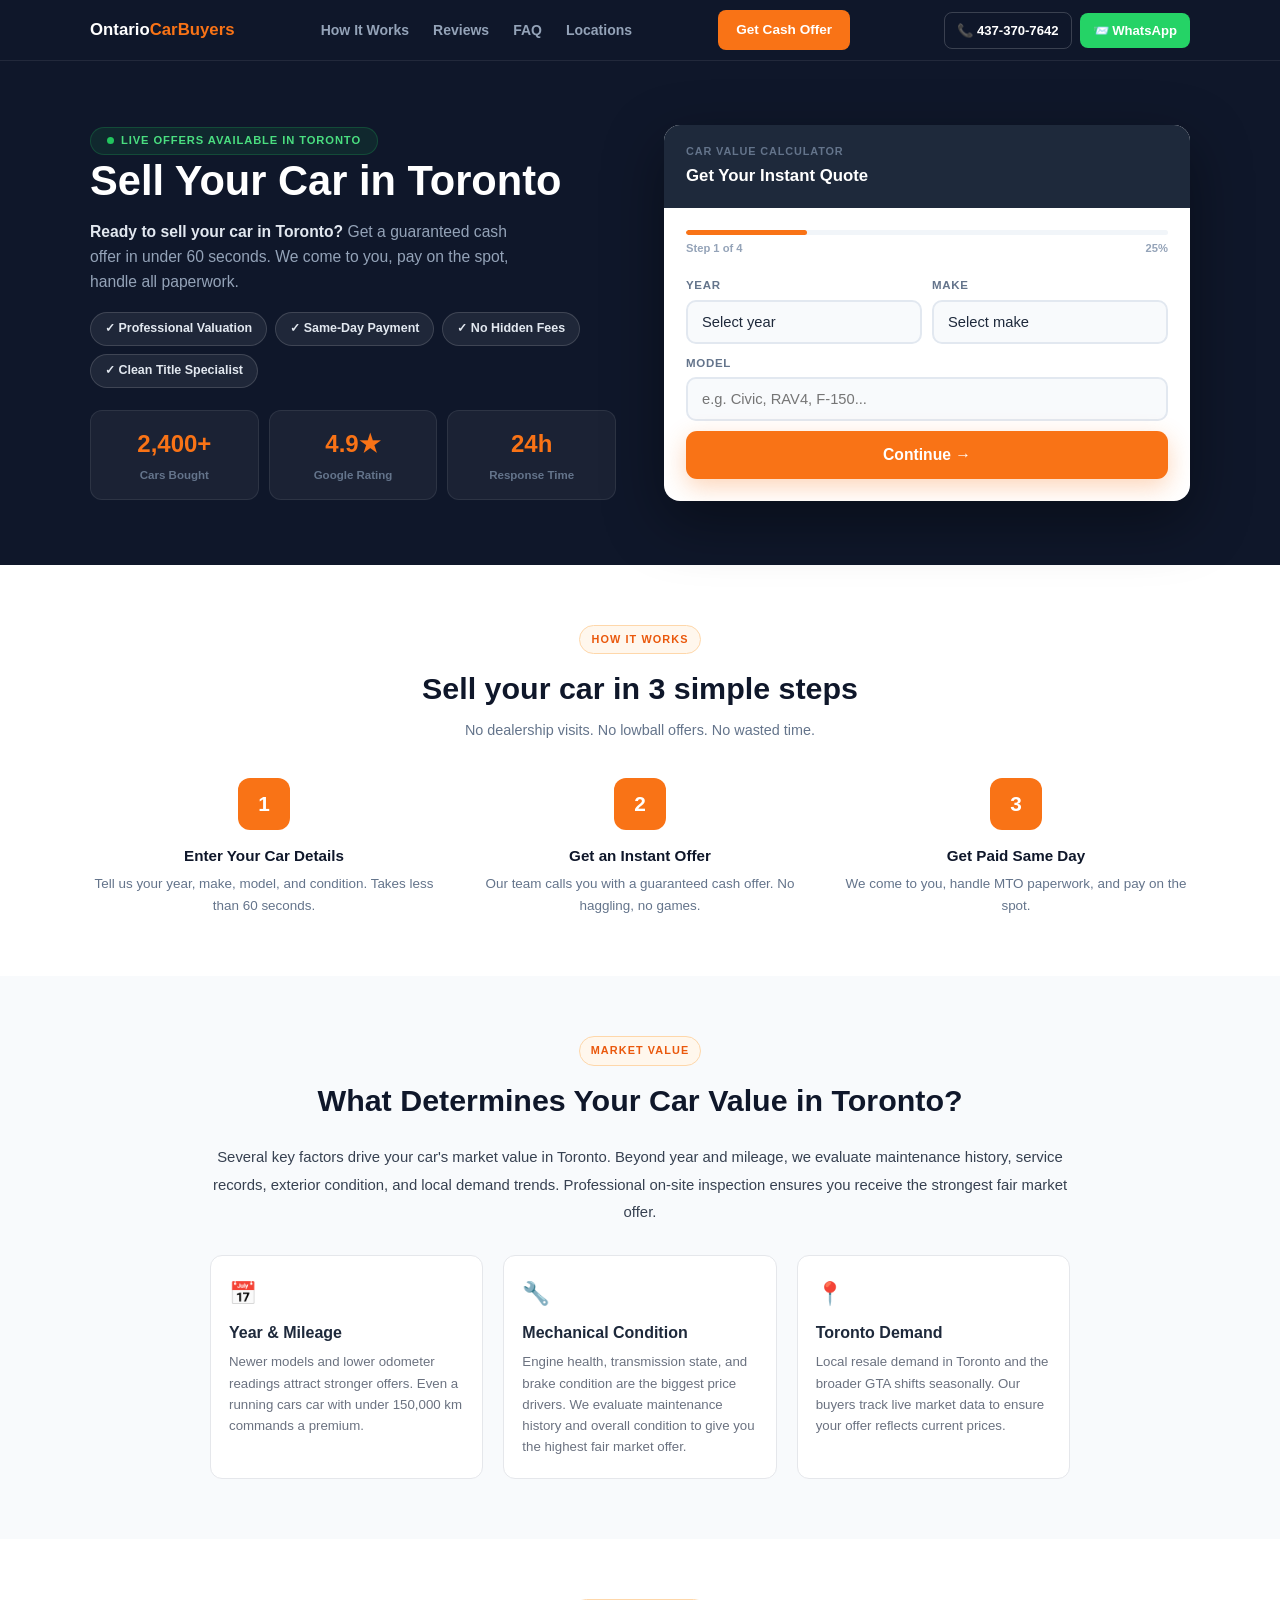
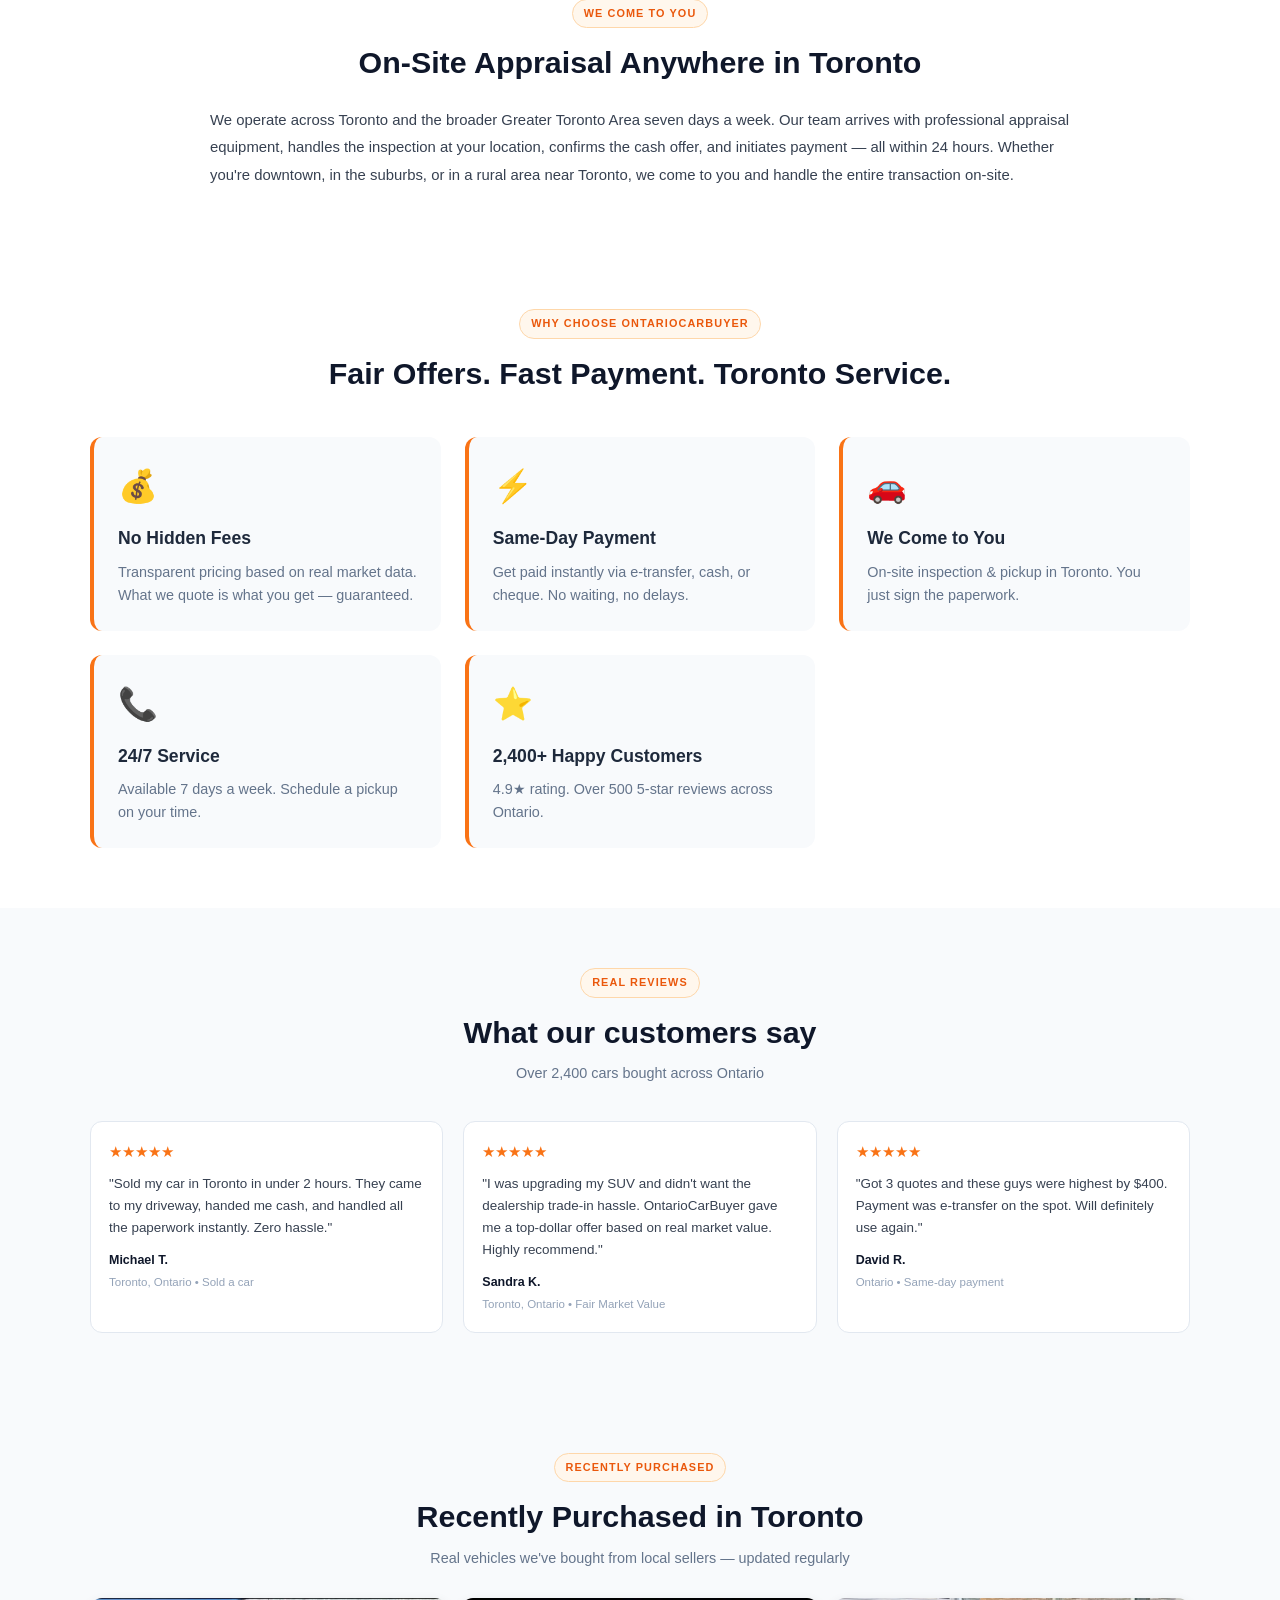
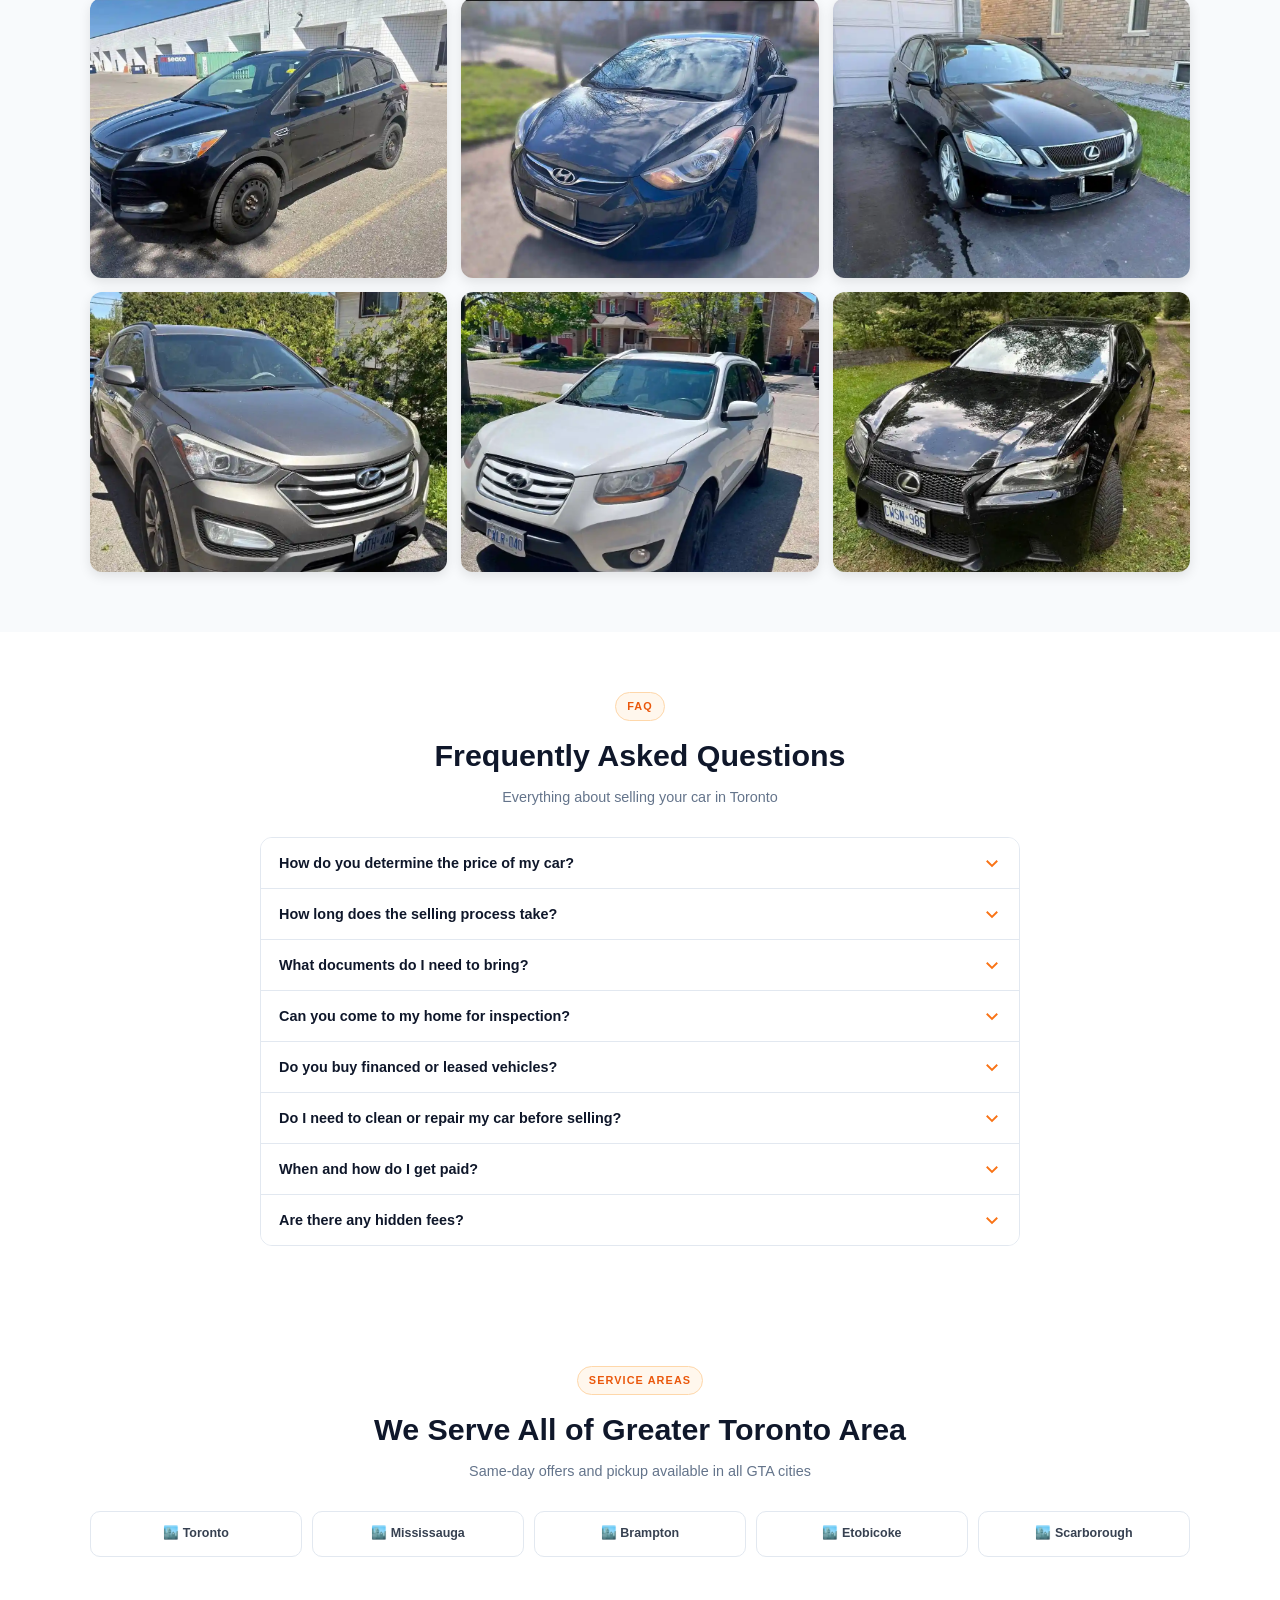
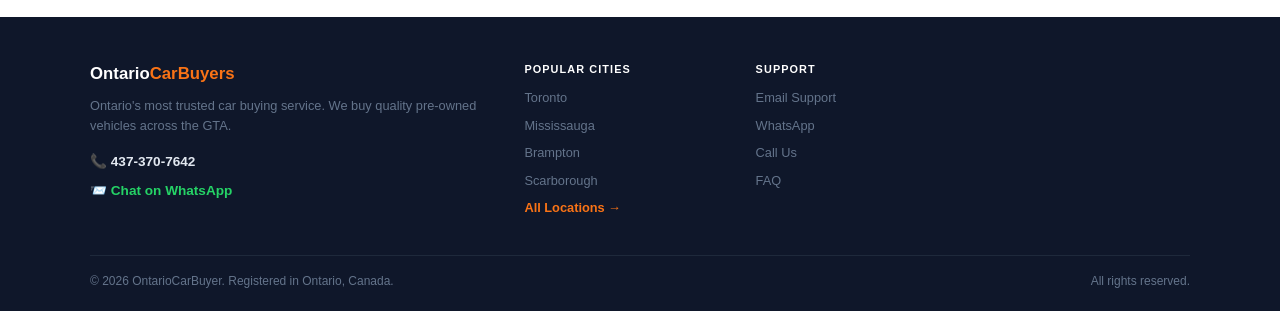
<file: pages/toronto.html>
<!doctype html>
<html lang="en">
<head>
<meta charset="UTF-8">
<meta name="viewport" content="width=device-width,initial-scale=1">
<title>Sell Your Car in Toronto | OntarioCarBuyer — We Buy Cars in Toronto</title>
<meta name="description" content="Sell your running car in Toronto for instant cash. Free same-day pickup, no hassle, 4.9★ rated car buyers.">
<meta name="keywords" content="sell my car Toronto, cash for cars Toronto, sell car Toronto, car buyers Ontario, instant quote">
<meta name="robots" content="index,follow">
<link rel="icon" href="/favicon.png" type="image/png" sizes="96x96">
<link rel="shortcut icon" href="/favicon.png">
<link rel="apple-touch-icon" href="/favicon.png">
<link rel="canonical" href="https://ontariocarbuyer.ca/toronto">
<meta property="og:title" content="Sell Your Car in Toronto | OntarioCarBuyer">
<meta property="og:description" content="Selling your car in Toronto? OntarioCarBuyer pays top dollar cash — same-day pickup, no hassle, instant offer in 60 seconds.">
<meta property="og:url" content="https://ontariocarbuyer.ca/toronto">
<meta property="og:type" content="website">
<meta property="og:image" content="https://ontariocarbuyer.ca/og-image.jpg">
<meta name="twitter:card" content="summary_large_image">
<script type="application/ld+json">{"@context":"https://schema.org","@type":"WebSite","name":"Ontario Car Buyer","url":"https://ontariocarbuyer.ca"}</script>
<script type="application/ld+json">{"@context":"https://schema.org","@type":"AutoDealer","name":"OntarioCarBuyer","url":"https://ontariocarbuyer.ca","telephone":"+14373707642","address":{"@type":"PostalAddress","addressLocality":"Toronto","addressRegion":"ON","addressCountry":"CA"},"openingHours":"Mo-Su 08:00-20:00","image":"https://ontariocarbuyer.ca/og-image.jpg"}</script>
<script type="application/ld+json">{"@context":"https://schema.org","@type":"FAQPage","mainEntity":[{"@type":"Question","name":"How do I sell my car in Toronto?","acceptedAnswer":{"@type":"Answer","text":"Fill out our 60-second form, get a guaranteed cash offer by phone, then schedule free same-day pickup in Toronto."}},{"@type":"Question","name":"Do you buy running cars cars in Toronto?","acceptedAnswer":{"@type":"Answer","text":"Yes — we buy all running cars vehicles in Toronto. Professional on-site appraisal and same-day payment included."}},{"@type":"Question","name":"How fast will I get paid for my car in Toronto?","acceptedAnswer":{"@type":"Answer","text":"Same day. We offer e-transfer, cash, or certified cheque at the time of pickup."}}]}</script>
<style>
*{box-sizing:border-box;margin:0;padding:0}

body{font-family:-apple-system,BlinkMacSystemFont,'Segoe UI',Helvetica,sans-serif;color:#1e293b;background:#f8fafc;line-height:1.6}
a{color:inherit;text-decoration:none}
/* NAV */
nav{background:#0f172a;padding:0 20px;position:sticky;top:0;z-index:100;border-bottom:1px solid rgba(255,255,255,.08)}
.nav-i{max-width:1100px;margin:0 auto;display:flex;align-items:center;justify-content:space-between;height:60px}
.logo{color:#fff;font-weight:800;font-size:1.05rem}.logo b{color:#f97316}
.nav-links{display:flex;gap:24px;font-size:.875rem;font-weight:600;color:#94a3b8}
.nav-links a:hover{color:#fff}
.nav-cta{background:#f97316;color:#fff!important;font-weight:700;font-size:.85rem;padding:9px 18px;border-radius:8px}
.nav-contacts{display:flex;align-items:center;gap:8px;margin-left:8px}
.nav-phone{color:#fff;font-weight:700;font-size:.82rem;display:flex;align-items:center;gap:4px;padding:7px 12px;border-radius:8px;border:1px solid rgba(255,255,255,.18);transition:border-color .18s}
.nav-phone:hover{border-color:#f97316;color:#f97316}
.nav-wa{background:#25d366;color:#fff!important;font-weight:700;font-size:.82rem;padding:7px 13px;border-radius:8px;display:flex;align-items:center;gap:4px;transition:background .18s}
.nav-wa:hover{background:#1fba58}
/* HERO */
.hero{background:#0f172a;padding:64px 20px}
.hero-i{max-width:1100px;margin:0 auto;display:grid;grid-template-columns:1fr 1fr;gap:48px;align-items:center}
.hero h1{font-size:2.6rem;font-weight:900;color:#fff;line-height:1.15;margin-bottom:14px}
.hero h1 b{color:#f97316}
.hero-desc{color:#94a3b8;font-size:.98rem;margin-bottom:18px;max-width:440px}
.hero-desc strong{color:#e2e8f0}
.badges{display:flex;flex-wrap:wrap;gap:8px;margin-bottom:22px}
.badge{display:inline-flex;align-items:center;gap:5px;background:rgba(255,255,255,.07);border:1px solid rgba(255,255,255,.14);border-radius:20px;padding:6px 14px;font-size:.78rem;color:#e2e8f0;font-weight:600}
.stats{display:grid;grid-template-columns:repeat(3,1fr);gap:10px}
.stat{background:rgba(255,255,255,.05);border:1px solid rgba(255,255,255,.08);border-radius:12px;padding:14px;text-align:center}
.stat-n{font-size:1.5rem;font-weight:900;color:#f97316}
.stat-l{font-size:.72rem;color:#64748b;margin-top:3px;font-weight:600}
/* CARD */
.card{background:#fff;border-radius:16px;overflow:hidden;box-shadow:0 20px 60px rgba(0,0,0,.4)}
.card-h{background:#1e293b;padding:18px 22px}
.card-hl{font-size:.68rem;font-weight:700;text-transform:uppercase;letter-spacing:.08em;color:#64748b;margin-bottom:3px}
.card-ht{color:#fff;font-size:1.05rem;font-weight:800}
.card-b{padding:22px}
.prog-track{background:#f1f5f9;border-radius:99px;height:5px;overflow:hidden;margin-bottom:5px}
.prog-fill{background:#f97316;height:5px;border-radius:99px;transition:width .4s ease}
.prog-meta{display:flex;justify-content:space-between;font-size:.7rem;color:#94a3b8;font-weight:600;margin-bottom:18px}
.step{display:none}.step.active{display:block;animation:fUp .28s ease}
@keyframes fUp{from{opacity:0;transform:translateY(10px)}to{opacity:1;transform:translateY(0)}}
.opt{border:2px solid #e2e8f0;border-radius:12px;padding:14px 16px;margin-bottom:9px;cursor:pointer;transition:all .16s}
.opt:hover,.opt.sel{border-color:#f97316;background:#fff7ed}
.opt-t{font-weight:700;color:#1e293b;font-size:.93rem}
.opt-s{font-size:.8rem;color:#64748b;margin-top:2px}
.fgrp{display:grid;grid-template-columns:1fr 1fr;gap:10px;margin-bottom:10px}
.flbl{font-size:.72rem;font-weight:700;text-transform:uppercase;letter-spacing:.06em;color:#64748b;margin-bottom:5px}
select,input[type=text],input[type=tel]{width:100%;background:#f8fafc;border:2px solid #e2e8f0;border-radius:10px;padding:12px 14px;font-size:.92rem;color:#1e293b;outline:none;-webkit-appearance:none;appearance:none;transition:border-color .18s}
select:focus,input:focus{border-color:#f97316;background:#fff}
.btn{width:100%;background:#f97316;color:#fff;font-weight:800;font-size:.98rem;padding:15px;border:none;border-radius:11px;cursor:pointer;margin-top:6px;box-shadow:0 8px 24px rgba(249,115,22,.3);transition:all .18s}
.btn:hover{background:#ea580c;box-shadow:0 12px 30px rgba(249,115,22,.4)}
.btn:disabled{opacity:.6;cursor:not-allowed}
.back{width:100%;background:none;border:none;color:#94a3b8;font-size:.82rem;font-weight:600;padding:9px;cursor:pointer;margin-top:2px}
.back:hover{color:#475569}
/* SECTIONS */
.sec{padding:60px 20px}
.sec-i{max-width:1100px;margin:0 auto}
.sec-tag{display:inline-block;background:#fff7ed;border:1px solid #fed7aa;color:#ea580c;font-size:.68rem;font-weight:800;text-transform:uppercase;letter-spacing:.1em;padding:5px 11px;border-radius:20px;margin-bottom:10px}
.sec-h{font-size:1.9rem;font-weight:900;color:#0f172a;margin-bottom:6px}
.sec-s{color:#64748b;font-size:.9rem}
/* HOW */
.how-g{display:grid;grid-template-columns:repeat(3,1fr);gap:28px;margin-top:36px}
.how-item{text-align:center}
.how-n{width:52px;height:52px;background:#f97316;border-radius:12px;font-size:1.3rem;font-weight:900;color:#fff;display:flex;align-items:center;justify-content:center;margin:0 auto 14px}
.how-t{font-size:.95rem;font-weight:800;color:#0f172a;margin-bottom:5px}
.how-d{font-size:.84rem;color:#64748b}
/* REVIEWS */
.rev-g{display:grid;grid-template-columns:repeat(3,1fr);gap:20px;margin-top:36px}
.market-grid{display:grid;grid-template-columns:repeat(3,1fr);gap:20px}
.rev{background:#fff;border:1px solid #e2e8f0;border-radius:12px;padding:18px}
.rev-stars{color:#f97316;font-size:.95rem;margin-bottom:8px}
.rev-txt{font-size:.84rem;color:#374151;margin-bottom:12px;line-height:1.65}
.rev-auth{font-size:.78rem;font-weight:700;color:#0f172a}
.rev-meta{font-size:.72rem;color:#94a3b8;margin-top:2px}
/* FAQ */
.faq-list{margin-top:28px;border:1px solid #e2e8f0;border-radius:12px;overflow:hidden}
.faq-item{border-bottom:1px solid #e2e8f0}.faq-item:last-child{border-bottom:none}
.faq-q{width:100%;background:#fff;border:none;text-align:left;padding:16px 18px;font-size:.9rem;font-weight:700;color:#0f172a;cursor:pointer;display:flex;justify-content:space-between;align-items:center;gap:12px}
.faq-q:hover{background:#f8fafc}
.faq-ic{width:18px;height:18px;flex-shrink:0;color:#f97316;transition:transform .2s}
.faq-a{display:none;padding:0 18px 16px;font-size:.84rem;color:#64748b;line-height:1.7}
/* LINKS */
.lg{display:grid;grid-template-columns:repeat(5,1fr);gap:10px;margin-top:28px}
.lc{background:#fff;border:1px solid #e2e8f0;border-radius:10px;padding:12px;text-align:center;font-size:.78rem;font-weight:700;color:#374151;transition:all .16s}
.lc:hover{border-color:#f97316;color:#f97316;background:#fff7ed}
/* GALLERY */
.gallery-grid{display:grid;grid-template-columns:repeat(auto-fit,minmax(280px,1fr));gap:14px;margin-top:28px}
.gallery-item{position:relative;overflow:hidden;border-radius:12px;height:280px;cursor:pointer;transition:all .3s;box-shadow:0 4px 12px rgba(0,0,0,.1)}
.gallery-item img{width:100%;height:100%;object-fit:cover;transition:transform .3s}
.gallery-item:hover{box-shadow:0 8px 24px rgba(0,0,0,.15)}
.gallery-item:hover img{transform:scale(1.05)}
/* FOOTER */
footer{background:#0f172a;padding:44px 20px 20px;color:#64748b}
.ft-i{max-width:1100px;margin:0 auto}
.ft-g{display:grid;grid-template-columns:2fr 1fr 1fr 1fr;gap:28px;margin-bottom:36px}
.ft-brand{color:#fff;font-weight:800;font-size:1.05rem;margin-bottom:8px}.ft-brand b{color:#f97316}
.ft-desc{font-size:.8rem;line-height:1.6}
.ft-ct{color:#fff;font-size:.68rem;font-weight:800;text-transform:uppercase;letter-spacing:.1em;margin-bottom:10px}
.ft-ul{list-style:none;display:flex;flex-direction:column;gap:7px;font-size:.8rem}
.ft-ul a:hover{color:#f97316}
.ft-bot{border-top:1px solid #1e293b;padding-top:16px;display:flex;justify-content:space-between;font-size:.75rem}
/* STICKY */
.sc{display:none;position:fixed;bottom:0;left:0;right:0;z-index:99;padding:10px 14px;background:#0f172a;border-top:1px solid rgba(255,255,255,.08)}
.sc a{display:block;background:#f97316;color:#fff;font-weight:800;text-align:center;padding:13px;border-radius:10px;font-size:.92rem}
/* RESPONSIVE */
@media(max-width:900px){
  .nav-links{display:none}
  .nav-contacts{display:none}
  .hero{padding:48px 16px 56px}
  .hero-i{grid-template-columns:1fr;gap:32px}
  .hero h1{font-size:2rem}
  .stats{max-width:360px}
  .how-g{grid-template-columns:1fr;max-width:420px;margin-left:auto;margin-right:auto}
  .rev-g{grid-template-columns:1fr}
  .lg{grid-template-columns:repeat(3,1fr)}
  .ft-g{grid-template-columns:1fr 1fr}
  /* calculator card full width on tablet */
  .card{max-width:480px;margin:0 auto;width:100%}
}
@media(max-width:600px){
  .hero{padding:16px 14px 70px}
  .hero h1{font-size:1.7rem;line-height:1.2}
  .hero-desc{font-size:.9rem}
  .badges{gap:6px}
  .badge{font-size:.72rem;padding:5px 10px}
  .stats{grid-template-columns:repeat(3,1fr)}
  .stat{padding:10px 6px}
  .stat-n{font-size:1.2rem}
  .stat-l{font-size:.65rem}
  .sec{padding:44px 14px}
  .sec-h{font-size:1.5rem}
  .how-g{grid-template-columns:1fr;gap:20px}
  .how-n{width:44px;height:44px;font-size:1.1rem}
  .rev-g{grid-template-columns:1fr}
  .card-grid{grid-template-columns:1fr}
  .market-grid{grid-template-columns:1fr}
  .lg{grid-template-columns:repeat(2,1fr);gap:8px}
  .lc{font-size:.75rem;padding:10px 6px}
  .ft-g{grid-template-columns:1fr}
  .ft-bot{flex-direction:column;gap:6px;text-align:center}
  .fgrp{grid-template-columns:1fr}
  .card-b{padding:16px}
  .btn{font-size:.92rem;padding:14px}
  .sc{display:block}
  body{padding-bottom:64px}
  /* mobile: live offers positioned higher */
  .live-offers-badge{margin-bottom:20px !important}
  /* nav */
  .nav-cta{font-size:.78rem;padding:7px 13px}
}
@media(max-width:380px){
  .hero h1{font-size:1.5rem}
  .lg{grid-template-columns:repeat(2,1fr)}
  .stats{gap:6px}
}
</style>
<meta name="google-site-verification" content="lKrwne2Hr2_G0G8Ra5-XggrLr59CdqjsJCM1KiJGEAc" />
</head>
<body>

<nav>
  <div class="nav-i">
    <a href="../" class="logo">Ontario<b>CarBuyers</b></a>
    <div class="nav-links">
      <a href="#how-it-works">How It Works</a>
      <a href="#reviews">Reviews</a>
      <a href="#faq">FAQ</a>
      <a href="#locations">Locations</a>
    </div>
    <a href="#calculator" class="nav-cta">Get Cash Offer</a>
    <div class="nav-contacts">
      <a href="tel:+14373707642" class="nav-phone">&#128222; 437-370-7642</a>
      <a href="https://wa.me/4373707642" target="_blank" class="nav-wa">&#128232; WhatsApp</a>
    </div>
  </div>
</nav>

<section class="hero">
  <div class="hero-i">
    <div>
      <div class="live-offers-badge" style="display:inline-flex;align-items:center;gap:7px;background:rgba(34,197,94,.1);border:1px solid rgba(34,197,94,.22);color:#4ade80;font-size:.7rem;font-weight:700;text-transform:uppercase;letter-spacing:.08em;padding:4px 16px;border-radius:30px;margin-bottom:2px">
        <span style="width:7px;height:7px;background:#22c55e;border-radius:50%;display:inline-block;animation:lp 1.5s infinite"></span>
        Live Offers Available in Toronto
      </div>
      <style>@keyframes lp{0%,100%{opacity:1}50%{opacity:.4}}</style>
      <h1>Sell Your Car in Toronto</h1>
      <p class="hero-desc"><strong>Ready to sell your car in Toronto?</strong> Get a guaranteed cash offer in under 60 seconds. We come to you, pay on the spot, handle all paperwork.</p>
      <div class="badges">
        <span class="badge">&#10003; Professional Valuation</span>
        <span class="badge">&#10003; Same-Day Payment</span>
        <span class="badge">&#10003; No Hidden Fees</span>
        <span class="badge">&#10003; Clean Title Specialist</span>
      </div>
      <div class="stats">
        <div class="stat"><div class="stat-n">2,400+</div><div class="stat-l">Cars Bought</div></div>
        <div class="stat"><div class="stat-n">4.9&#9733;</div><div class="stat-l">Google Rating</div></div>
        <div class="stat"><div class="stat-n">24h</div><div class="stat-l">Response Time</div></div>
      </div>
    </div>

    <div id="calculator" class="card">
      <div class="card-h">
        <div class="card-hl">Car Value Calculator</div>
        <div class="card-ht">Get Your Instant Quote</div>
      </div>
      <div class="card-b">
        <div class="prog-track"><div class="prog-fill" id="prog" style="width:25%"></div></div>
        <div class="prog-meta"><span id="slbl">Step 1 of 4</span><span id="spct">25%</span></div>

        <div class="step active" id="step-1">
          <div class="fgrp">
            <div>
              <div class="flbl">Year</div>
              <select id="car-year"><option value="">Select year</option></select>
            </div>
            <div>
              <div class="flbl">Make</div>
              <select id="car-make">
                <option value="">Select make</option>
                <option>Acura</option><option>Audi</option><option>BMW</option><option>Buick</option><option>Cadillac</option>
                <option>Chevrolet</option><option>Chrysler</option><option>Dodge</option><option>Ford</option><option>GMC</option>
                <option>Honda</option><option>Hyundai</option><option>Infiniti</option><option>Jeep</option><option>Kia</option>
                <option>Lexus</option><option>Mazda</option><option>Mercedes-Benz</option><option>Mitsubishi</option><option>Nissan</option>
                <option>Ram</option><option>Subaru</option><option>Tesla</option><option>Toyota</option><option>Volkswagen</option>
                <option>Volvo</option><option>Other</option>
              </select>
            </div>
          </div>
          <div class="flbl">Model</div>
          <input id="car-model" type="text" placeholder="e.g. Civic, RAV4, F-150..." style="margin-bottom:4px">
          <button class="btn" onclick="goStep(2)">Continue &#8594;</button>
        </div>

        <div class="step" id="step-2">
          <div style="font-size:.95rem;font-weight:800;color:#0f172a;margin-bottom:3px">Does it drive?</div>
          <div style="font-size:.8rem;color:#64748b;margin-bottom:14px">Tell us about your vehicle&#8217;s current condition</div>
          <div class="opt" onclick="pick(this,'drv','yes',3)">
            <div class="opt-t">&#9989; Yes, it drives</div><div class="opt-s">Runs fine or has minor issues</div>
          </div>
          <div class="opt" onclick="pick(this,'drv','no',3)">
            <div class="opt-t">&#128663; Has mechanical issues</div><div class="opt-s">Needs repairs or professional assessment</div>
          </div>
          <button class="back" onclick="goStep(1)">&#8592; Back</button>
        </div>

        <div class="step" id="step-3">
          <div style="font-size:.95rem;font-weight:800;color:#0f172a;margin-bottom:3px">Do you own it outright?</div>
          <div style="font-size:.8rem;color:#64748b;margin-bottom:14px">We handle lien payoffs &#8212; no stress</div>
          <div class="opt" onclick="pick(this,'own','owned',4)">
            <div class="opt-t">&#128273; I own it fully</div><div class="opt-s">No loan, fully paid off</div>
          </div>
          <div class="opt" onclick="pick(this,'own','loan',4)">
            <div class="opt-t">&#128179; Still on a loan</div><div class="opt-s">Financing or lease remaining</div>
          </div>
          <button class="back" onclick="goStep(2)">&#8592; Back</button>
        </div>

        <div class="step" id="step-4">
          <div style="text-align:center;margin-bottom:18px">
            <div style="font-size:2rem;margin-bottom:8px">&#128293;</div>
            <div style="font-size:.98rem;font-weight:800;color:#0f172a">We Buy Your Car in Toronto!</div>
            <div style="font-size:.8rem;color:#64748b;margin-top:3px">Enter your phone to get the instant offer</div>
          </div>
          <div class="flbl">Your Phone Number</div>
          <input type="tel" id="phone-input" placeholder="(647) 000-0000" maxlength="14" inputmode="tel" style="margin-bottom:10px" oninput="this.value=this.value.replace(/[^\d]/g,'').slice(0,10); if(this.value.length===10) this.style.borderColor='#10b981'; else this.style.borderColor='';">
          <button class="btn" id="submit-btn" onclick="sendLead()">&#128293; GET MY CASH OFFER</button>
          <p style="text-align:center;font-size:.7rem;color:#94a3b8;margin-top:9px">No spam. No obligation. 100% free.</p>
          <button class="back" onclick="goStep(3)">&#8592; Back</button>
        </div>

        <div class="step" id="step-success">
          <div style="text-align:center;padding:16px 0">
            <div style="width:60px;height:60px;background:#22c55e;border-radius:50%;display:flex;align-items:center;justify-content:center;margin:0 auto 14px">
              <svg width="28" height="28" fill="none" viewBox="0 0 24 24" stroke="#fff" stroke-width="3"><path d="M5 13l4 4L19 7"/></svg>
            </div>
            <div style="font-size:1.2rem;font-weight:900;color:#0f172a;margin-bottom:8px">You're all set! &#127881;</div>
            <p style="color:#64748b;font-size:.88rem;margin-bottom:14px">A specialist will call you within <strong style="color:#0f172a">5 minutes</strong>.</p>
            <div style="background:#f0fdf4;border:1px solid #bbf7d0;border-radius:10px;padding:13px;font-size:.82rem;color:#166534;font-weight:600">
              &#128222; Expect a call from a <strong>437 area</strong> number shortly.
            </div>
          </div>
        </div>
      </div>
    </div>
  </div>
</section>

<section class="sec" id="how-it-works" style="background:#fff">
  <div class="sec-i" style="text-align:center">
    <span class="sec-tag">How It Works</span>
    <h2 class="sec-h">Sell your car in 3 simple steps</h2>
    <p class="sec-s">No dealership visits. No lowball offers. No wasted time.</p>
    <div class="how-g">
      <div class="how-item">
        <div class="how-n">1</div>
        <div class="how-t">Enter Your Car Details</div>
        <p class="how-d">Tell us your year, make, model, and condition. Takes less than 60 seconds.</p>
      </div>
      <div class="how-item">
        <div class="how-n">2</div>
        <div class="how-t">Get an Instant Offer</div>
        <p class="how-d">Our team calls you with a guaranteed cash offer. No haggling, no games.</p>
      </div>
      <div class="how-item">
        <div class="how-n">3</div>
        <div class="how-t">Get Paid Same Day</div>
        <p class="how-d">We come to you, handle MTO paperwork, and pay on the spot.</p>
      </div>
    </div>
  </div>
</section>



<!-- MARKET VALUE -->
<section class="sec" style="background:#f8fafc">
  <div class="sec-i" style="max-width:860px;margin:0 auto">
    <div style="text-align:center">
      <span class="sec-tag">Market Value</span>
      <h2 class="sec-h">What Determines Your Car Value in Toronto?</h2>
      <p style="color:#374151;font-size:.93rem;line-height:1.85;margin:20px 0 28px">Several key factors drive your car's market value in Toronto. Beyond year and mileage, we evaluate maintenance history, service records, exterior condition, and local demand trends. Professional on-site inspection ensures you receive the strongest fair market offer.</p>
    </div>
    <div class="market-grid">
      <div style="background:#fff;border-radius:12px;padding:20px 18px;border:1px solid #e5e7eb">
        <div style="font-size:1.4rem;margin-bottom:8px">&#128197;</div>
        <div style="font-weight:700;color:#1e293b;margin-bottom:6px">Year &amp; Mileage</div>
        <p style="font-size:.83rem;color:#6b7280;line-height:1.6">Newer models and lower odometer readings attract stronger offers. Even a running cars car with under 150,000 km commands a premium.</p>
      </div>
      <div style="background:#fff;border-radius:12px;padding:20px 18px;border:1px solid #e5e7eb">
        <div style="font-size:1.4rem;margin-bottom:8px">&#128295;</div>
        <div style="font-weight:700;color:#1e293b;margin-bottom:6px">Mechanical Condition</div>
        <p style="font-size:.83rem;color:#6b7280;line-height:1.6">Engine health, transmission state, and brake condition are the biggest price drivers. We evaluate maintenance history and overall condition to give you the highest fair market offer.</p>
      </div>
      <div style="background:#fff;border-radius:12px;padding:20px 18px;border:1px solid #e5e7eb">
        <div style="font-size:1.4rem;margin-bottom:8px">&#128205;</div>
        <div style="font-weight:700;color:#1e293b;margin-bottom:6px">Toronto Demand</div>
        <p style="font-size:.83rem;color:#6b7280;line-height:1.6">Local resale demand in Toronto and the broader GTA shifts seasonally. Our buyers track live market data to ensure your offer reflects current prices.</p>
      </div>
    </div>
  </div>
</section>

<!-- LOCAL PRESENCE -->
<section class="sec" style="background:#fff">
  <div class="sec-i" style="max-width:860px;margin:0 auto">
    <div style="text-align:center">
      <span class="sec-tag">We Come to You</span>
      <h2 class="sec-h">On-Site Appraisal Anywhere in Toronto</h2>
    </div>
    <div style="color:#374151;font-size:.93rem;line-height:1.85;margin-top:20px">
      <p>We operate across Toronto and the broader Greater Toronto Area seven days a week. Our team arrives with professional appraisal equipment, handles the inspection at your location, confirms the cash offer, and initiates payment — all within 24 hours. Whether you're downtown, in the suburbs, or in a rural area near Toronto, we come to you and handle the entire transaction on-site.</p>
    </div>
  </div>
</section>

<!-- WHY CHOOSE US -->
<section class="sec" style="background:#fff">
  <div class="sec-i">
    <div style="text-align:center;margin-bottom:40px">
      <span class="sec-tag">Why Choose OntarioCarBuyer</span>
      <h2 class="sec-h">Fair Offers. Fast Payment. Toronto Service.</h2>
    </div>
    <div style="display:grid;grid-template-columns:repeat(auto-fit,minmax(280px,1fr));gap:24px;margin-top:30px">
      <div style="background:#f8fafc;padding:24px;border-radius:12px;border-left:4px solid #f97316">
        <div style="font-size:32px;margin-bottom:12px">💰</div>
        <h3 style="font-size:1.1rem;font-weight:700;margin-bottom:8px;color:#1e293b">No Hidden Fees</h3>
        <p style="color:#64748b;font-size:.9rem;line-height:1.6">Transparent pricing based on real market data. What we quote is what you get — guaranteed.</p>
      </div>
      <div style="background:#f8fafc;padding:24px;border-radius:12px;border-left:4px solid #f97316">
        <div style="font-size:32px;margin-bottom:12px">⚡</div>
        <h3 style="font-size:1.1rem;font-weight:700;margin-bottom:8px;color:#1e293b">Same-Day Payment</h3>
        <p style="color:#64748b;font-size:.9rem;line-height:1.6">Get paid instantly via e-transfer, cash, or cheque. No waiting, no delays.</p>
      </div>
      <div style="background:#f8fafc;padding:24px;border-radius:12px;border-left:4px solid #f97316">
        <div style="font-size:32px;margin-bottom:12px">🚗</div>
        <h3 style="font-size:1.1rem;font-weight:700;margin-bottom:8px;color:#1e293b">We Come to You</h3>
        <p style="color:#64748b;font-size:.9rem;line-height:1.6">On-site inspection & pickup in Toronto. You just sign the paperwork.</p>
      </div>

      <div style="background:#f8fafc;padding:24px;border-radius:12px;border-left:4px solid #f97316">
        <div style="font-size:32px;margin-bottom:12px">📞</div>
        <h3 style="font-size:1.1rem;font-weight:700;margin-bottom:8px;color:#1e293b">24/7 Service</h3>
        <p style="color:#64748b;font-size:.9rem;line-height:1.6">Available 7 days a week. Schedule a pickup on your time.</p>
      </div>
      <div style="background:#f8fafc;padding:24px;border-radius:12px;border-left:4px solid #f97316">
        <div style="font-size:32px;margin-bottom:12px">⭐</div>
        <h3 style="font-size:1.1rem;font-weight:700;margin-bottom:8px;color:#1e293b">2,400+ Happy Customers</h3>
        <p style="color:#64748b;font-size:.9rem;line-height:1.6">4.9★ rating. Over 500 5-star reviews across Ontario.</p>
      </div>
    </div>
  </div>
</section>

<section class="sec" id="reviews" style="background:#f8fafc">
  <div class="sec-i" style="text-align:center">
    <span class="sec-tag">Real Reviews</span>
    <h2 class="sec-h">What our customers say</h2>
    <p class="sec-s">Over 2,400 cars bought across Ontario</p>
  </div>
  <div class="sec-i">
    <div class="rev-g">
      <div class="rev">
        <div class="rev-stars">&#9733;&#9733;&#9733;&#9733;&#9733;</div>
        <p class="rev-txt">"Sold my car in Toronto in under 2 hours. They came to my driveway, handed me cash, and handled all the paperwork instantly. Zero hassle."</p>
        <div class="rev-auth">Michael T.</div>
        <div class="rev-meta">Toronto, Ontario &bull; Sold a car</div>
      </div>
      <div class="rev">
        <div class="rev-stars">&#9733;&#9733;&#9733;&#9733;&#9733;</div>
        <p class="rev-txt">"I was upgrading my SUV and didn't want the dealership trade-in hassle. OntarioCarBuyer gave me a top-dollar offer based on real market value. Highly recommend."</p>
        <div class="rev-auth">Sandra K.</div>
        <div class="rev-meta">Toronto, Ontario &bull; Fair Market Value</div>
      </div>
      <div class="rev">
        <div class="rev-stars">&#9733;&#9733;&#9733;&#9733;&#9733;</div>
        <p class="rev-txt">"Got 3 quotes and these guys were highest by $400. Payment was e-transfer on the spot. Will definitely use again."</p>
        <div class="rev-auth">David R.</div>
        <div class="rev-meta">Ontario &bull; Same-day payment</div>
      </div>
    </div>
  </div>
</section>

<section class="sec" style="background:#f8fafc">
  <div class="sec-i" style="max-width:1100px;margin:0 auto">
    <div style="text-align:center;margin-bottom:18px">
      <span class="sec-tag">Recently Purchased</span>
      <h2 class="sec-h">Recently Purchased in Toronto</h2>
      <p class="sec-s">Real vehicles we've bought from local sellers — updated regularly</p>
    </div>
    <div class="gallery-grid" id="galleryGrid"></div>
  </div>
</section>

<section class="sec" id="faq" style="background:#fff">
  <div class="sec-i" style="max-width:760px;margin:0 auto">
    <div style="text-align:center">
      <span class="sec-tag">FAQ</span>
      <h2 class="sec-h">Frequently Asked Questions</h2>
      <p class="sec-s">Everything about selling your car in Toronto</p>
    </div>
    <div class="faq-list">
      <div class="faq-item">
        <button class="faq-q" onclick="faq(this)">How do you determine the price of my car?<svg class="faq-ic" fill="none" viewBox="0 0 24 24" stroke="currentColor" stroke-width="2.5"><path d="M19 9l-7 7-7-7"/></svg></button>
        <div class="faq-a">We analyze your car's year, make, model, mileage, and condition using current market data. Our valuation reflects real Toronto market rates—fair and transparent.</div>
      </div>
      <div class="faq-item">
        <button class="faq-q" onclick="faq(this)">How long does the selling process take?<svg class="faq-ic" fill="none" viewBox="0 0 24 24" stroke="currentColor" stroke-width="2.5"><path d="M19 9l-7 7-7-7"/></svg></button>
        <div class="faq-a">Once inspection is complete, the entire process takes about 10 minutes. We handle paperwork, title transfer, plate removal—everything.</div>
      </div>
      <div class="faq-item">
        <button class="faq-q" onclick="faq(this)">What documents do I need to bring?<svg class="faq-ic" fill="none" viewBox="0 0 24 24" stroke="currentColor" stroke-width="2.5"><path d="M19 9l-7 7-7-7"/></svg></button>
        <div class="faq-a">Your vehicle registration, driver's license, and all keys. Service records are optional. We handle the rest.</div>
      </div>
      <div class="faq-item">
        <button class="faq-q" onclick="faq(this)">Can you come to my home for inspection?<svg class="faq-ic" fill="none" viewBox="0 0 24 24" stroke="currentColor" stroke-width="2.5"><path d="M19 9l-7 7-7-7"/></svg></button>
        <div class="faq-a">Absolutely. We schedule a free inspection at your home anywhere in Toronto, or you can visit our location. Your choice.</div>
      </div>
      <div class="faq-item">
        <button class="faq-q" onclick="faq(this)">Do you buy financed or leased vehicles?<svg class="faq-ic" fill="none" viewBox="0 0 24 24" stroke="currentColor" stroke-width="2.5"><path d="M19 9l-7 7-7-7"/></svg></button>
        <div class="faq-a">Yes. We calculate the outstanding balance and settle it during the inspection process. Clean title guaranteed.</div>
      </div>
      <div class="faq-item">
        <button class="faq-q" onclick="faq(this)">Do I need to clean or repair my car before selling?<svg class="faq-ic" fill="none" viewBox="0 0 24 24" stroke="currentColor" stroke-width="2.5"><path d="M19 9l-7 7-7-7"/></svg></button>
        <div class="faq-a">No. We buy cars as-is. No cleaning, repairs, or services required.</div>
      </div>
      <div class="faq-item">
        <button class="faq-q" onclick="faq(this)">When and how do I get paid?<svg class="faq-ic" fill="none" viewBox="0 0 24 24" stroke="currentColor" stroke-width="2.5"><path d="M19 9l-7 7-7-7"/></svg></button>
        <div class="faq-a">Same day. Cash, e-transfer, or certified cheque—your choice at pickup.</div>
      </div>
      <div class="faq-item">
        <button class="faq-q" onclick="faq(this)">Are there any hidden fees?<svg class="faq-ic" fill="none" viewBox="0 0 24 24" stroke="currentColor" stroke-width="2.5"><path d="M19 9l-7 7-7-7"/></svg></button>
        <div class="faq-a">No hidden fees. Valuation and inspection are free. What we quote is final—no surprises.</div>
      </div>
    </div>
  </div>
</section>

<section class="sec" id="locations" style="background:#fff">
  <div class="sec-i">
    <div style="text-align:center">
      <span class="sec-tag">Service Areas</span>
      <h2 class="sec-h">We Serve All of Greater Toronto Area</h2>
      <p class="sec-s">Same-day offers and pickup available in all GTA cities</p>
    </div>
    <div class="lg">
      <a href="toronto.html" class="lc">🏙️ Toronto</a>
      <a href="mississauga.html" class="lc">🏙️ Mississauga</a>
      <a href="brampton.html" class="lc">🏙️ Brampton</a>
      <a href="etobicoke.html" class="lc">🏙️ Etobicoke</a>
      <a href="scarborough.html" class="lc">🏙️ Scarborough</a>
    </div>
  </div>
</section>

<footer>
  <div class="ft-i">
    <div class="ft-g">
      <div>
        <div class="ft-brand">Ontario<b>CarBuyers</b></div>
        <p class="ft-desc">Ontario's most trusted car buying service. We buy quality pre-owned vehicles across the GTA.</p>
        <div style="margin-top:14px;display:flex;flex-direction:column;gap:8px">
          <a href="tel:+14373707642" style="display:inline-flex;align-items:center;gap:7px;color:#e2e8f0;font-size:.85rem;font-weight:700">&#128222; 437-370-7642</a>
          <a href="https://wa.me/4373707642" target="_blank" style="display:inline-flex;align-items:center;gap:7px;color:#25d366;font-size:.85rem;font-weight:700">&#128232; Chat on WhatsApp</a>
        </div>
      </div>
      <div>
        <div class="ft-ct">Popular Cities</div>
        <ul class="ft-ul">
          <li><a href="toronto.html">Toronto</a></li>
          <li><a href="mississauga.html">Mississauga</a></li>
          <li><a href="brampton.html">Brampton</a></li>
          <li><a href="scarborough.html">Scarborough</a></li>
          <li><a href="../" style="color:#f97316;font-weight:700">All Locations &#8594;</a></li>
        </ul>
      </div>
      <div>
        <div class="ft-ct">Support</div>
        <ul class="ft-ul">
          <li><a href="mailto:info@ontariocarbuyer.ca">Email Support</a></li>
          <li><a href="https://wa.me/4373707642">WhatsApp</a></li>
          <li><a href="tel:+14373707642">Call Us</a></li>
          <li><a href="/#faq">FAQ</a></li>
        </ul>
      </div>
    </div>
    <div class="ft-bot">
      <span>&#169; 2026 OntarioCarBuyer. Registered in Ontario, Canada.</span>
      <span>All rights reserved.</span>
    </div>
  </div>
</footer>

<div class="sc">
  <div style="display:grid;grid-template-columns:1fr 1fr 1fr;gap:8px">
    <a href="#calculator" style="display:block;background:#f97316;color:#fff;font-weight:800;text-align:center;padding:12px 6px;border-radius:10px;font-size:.8rem;text-decoration:none">Get Offer</a>
    <a href="tel:+14373707642" style="display:block;background:#1e293b;color:#fff;font-weight:800;text-align:center;padding:12px 6px;border-radius:10px;font-size:.8rem;border:1px solid rgba(255,255,255,.15);text-decoration:none">Call Us</a>
    <a href="https://wa.me/4373707642" target="_blank" style="display:block;background:#25d366;color:#fff;font-weight:800;text-align:center;padding:12px 6px;border-radius:10px;font-size:.8rem;text-decoration:none">WhatsApp</a>
  </div>
</div>

<script>
var L={model:'car',city:'Toronto',condition:'running cars',year:'',make:'',car:'',drv:'',own:'',ph:''};
(function(){var s=document.getElementById('car-year'),y=new Date().getFullYear();for(;y>=1990;y--){var o=document.createElement('option');o.value=y;o.textContent=y;s.appendChild(o);}})();
function show(n){
  document.querySelectorAll('.step').forEach(function(s){s.classList.remove('active');});
  var el=document.getElementById('step-'+n);if(el)el.classList.add('active');
  if(n==='success'){document.getElementById('prog').style.width='100%';document.getElementById('slbl').textContent='Done!';document.getElementById('spct').textContent='100%';return;}
  var p=Math.round(parseInt(n)/4*100);
  document.getElementById('prog').style.width=p+'%';
  document.getElementById('slbl').textContent='Step '+n+' of 4';
  document.getElementById('spct').textContent=p+'%';
}
function goStep(n){
  if(n===2){
    L.year=document.getElementById('car-year').value;
    L.make=document.getElementById('car-make').value;
    L.car=document.getElementById('car-model').value;
    if(!L.year||!L.make||!L.car){
      var b=document.querySelector('#step-1 .btn');
      b.textContent='Please fill all fields';b.style.background='#ef4444';
      setTimeout(function(){b.textContent='Continue \u2192';b.style.background='';},1500);
      return;
    }
  }
  show(n);
}
function pick(el,f,v,nx){
  el.parentElement.querySelectorAll('.opt').forEach(function(c){c.classList.remove('sel');});
  el.classList.add('sel');L[f]=v;setTimeout(function(){show(nx);},260);
}
function sendLead(){
  var raw=document.getElementById('phone-input').value.trim();
  var digits=raw.replace(/\D/g,'');
  var inp=document.getElementById('phone-input');
  // Must be 10 digits, not all same digit, not start with 0 or 1
  var valid=digits.length===10 && !/^(\d)\1{9}$/.test(digits) && digits[0]!=='0' && digits[0]!=='1';
  if(!valid){
    inp.style.borderColor='#ef4444';
    inp.placeholder='Enter a valid 10-digit Canadian number';
    inp.value='';
    setTimeout(function(){inp.style.borderColor='';inp.placeholder='(647) 000-0000';},2500);
    return;
  }
  L.ph=digits;
  var btn=document.getElementById('submit-btn');btn.textContent='Sending...';btn.disabled=true;
  var tok='8455897525:AAHO7mHpOHzW2AvRArGCY5LtYcHe2EHx3Rw',cid='848972882';
  var msg='\uD83D\uDD25 NEW LEAD - OntarioCarBuyer\n'+
    '\uD83D\uDCCD City: '+L.city+'\n'+
    '\uD83D\uDE97 Car: '+L.year+' '+L.make+' '+L.car+'\n'+
    '\u2699\uFE0F Condition: '+L.condition+'\n'+
    '\uD83D\uDEDE Driveable: '+(L.drv==='yes'?'\u2705 Yes':'\uD83D\uDE9B No / Tow needed')+'\n'+
    '\uD83D\uDCB3 Ownership: '+(L.own==='owned'?'\uD83D\uDD13 Fully Owned':'\uD83C\uDFE6 On Loan')+'\n'+
    '\uD83D\uDCDE Phone: +1'+digits+'\n'+
    '\uD83C\uDF10 URL: '+window.location.href;
  fetch('https://api.telegram.org/bot'+tok+'/sendMessage',{
    method:'POST',headers:{'Content-Type':'application/json'},
    body:JSON.stringify({chat_id:cid,text:msg})
  }).catch(function(){}).finally(function(){show('success');});
}
function faq(btn){
  var a=btn.nextElementSibling,op=a.style.display==='block';
  document.querySelectorAll('.faq-a').forEach(function(x){x.style.display='none';});
  document.querySelectorAll('.faq-ic').forEach(function(x){x.style.transform='';});
  if(!op){a.style.display='block';btn.querySelector('.faq-ic').style.transform='rotate(180deg)';}
}

(function(){
  var grid=document.getElementById('galleryGrid');
  if(!grid) return;
  var images=['car-1.webp','car-2.webp','car-3.webp','car-4.webp','car-5.webp','car-6.webp','car-7.webp','car-8.webp','car-9.webp','car-10.webp','car-11.webp','car-12.webp','car-13.webp','car-14.webp'];
  var picked=images.slice().sort(function(){return Math.random()-0.5;}).slice(0,6);
  picked.forEach(function(name){
    var item=document.createElement('article');
    item.className='gallery-item';
    var img=document.createElement('img');
    img.src='/images/'+name;
    img.alt='Recently purchased vehicle';
    img.loading='lazy';
    item.appendChild(img);
    grid.appendChild(item);
  });
})();
</script>
</body>
</html>
</file>
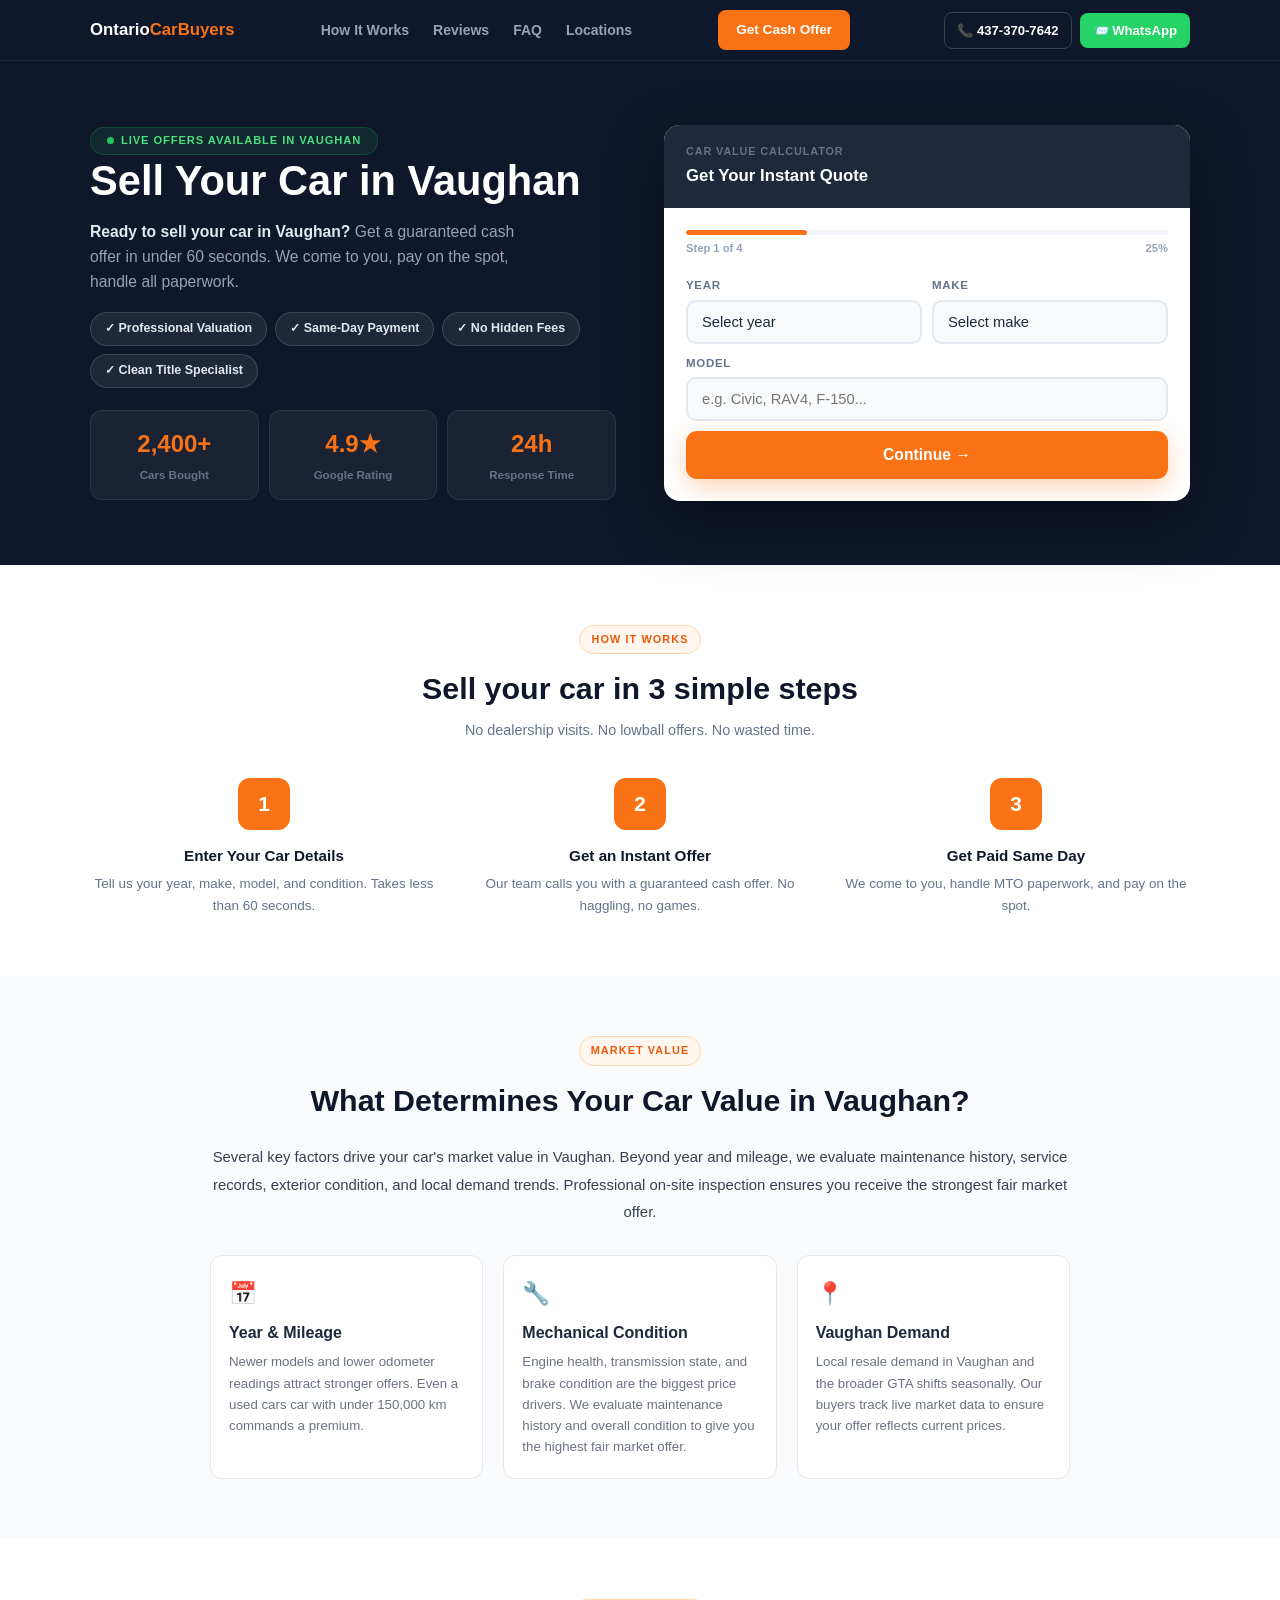
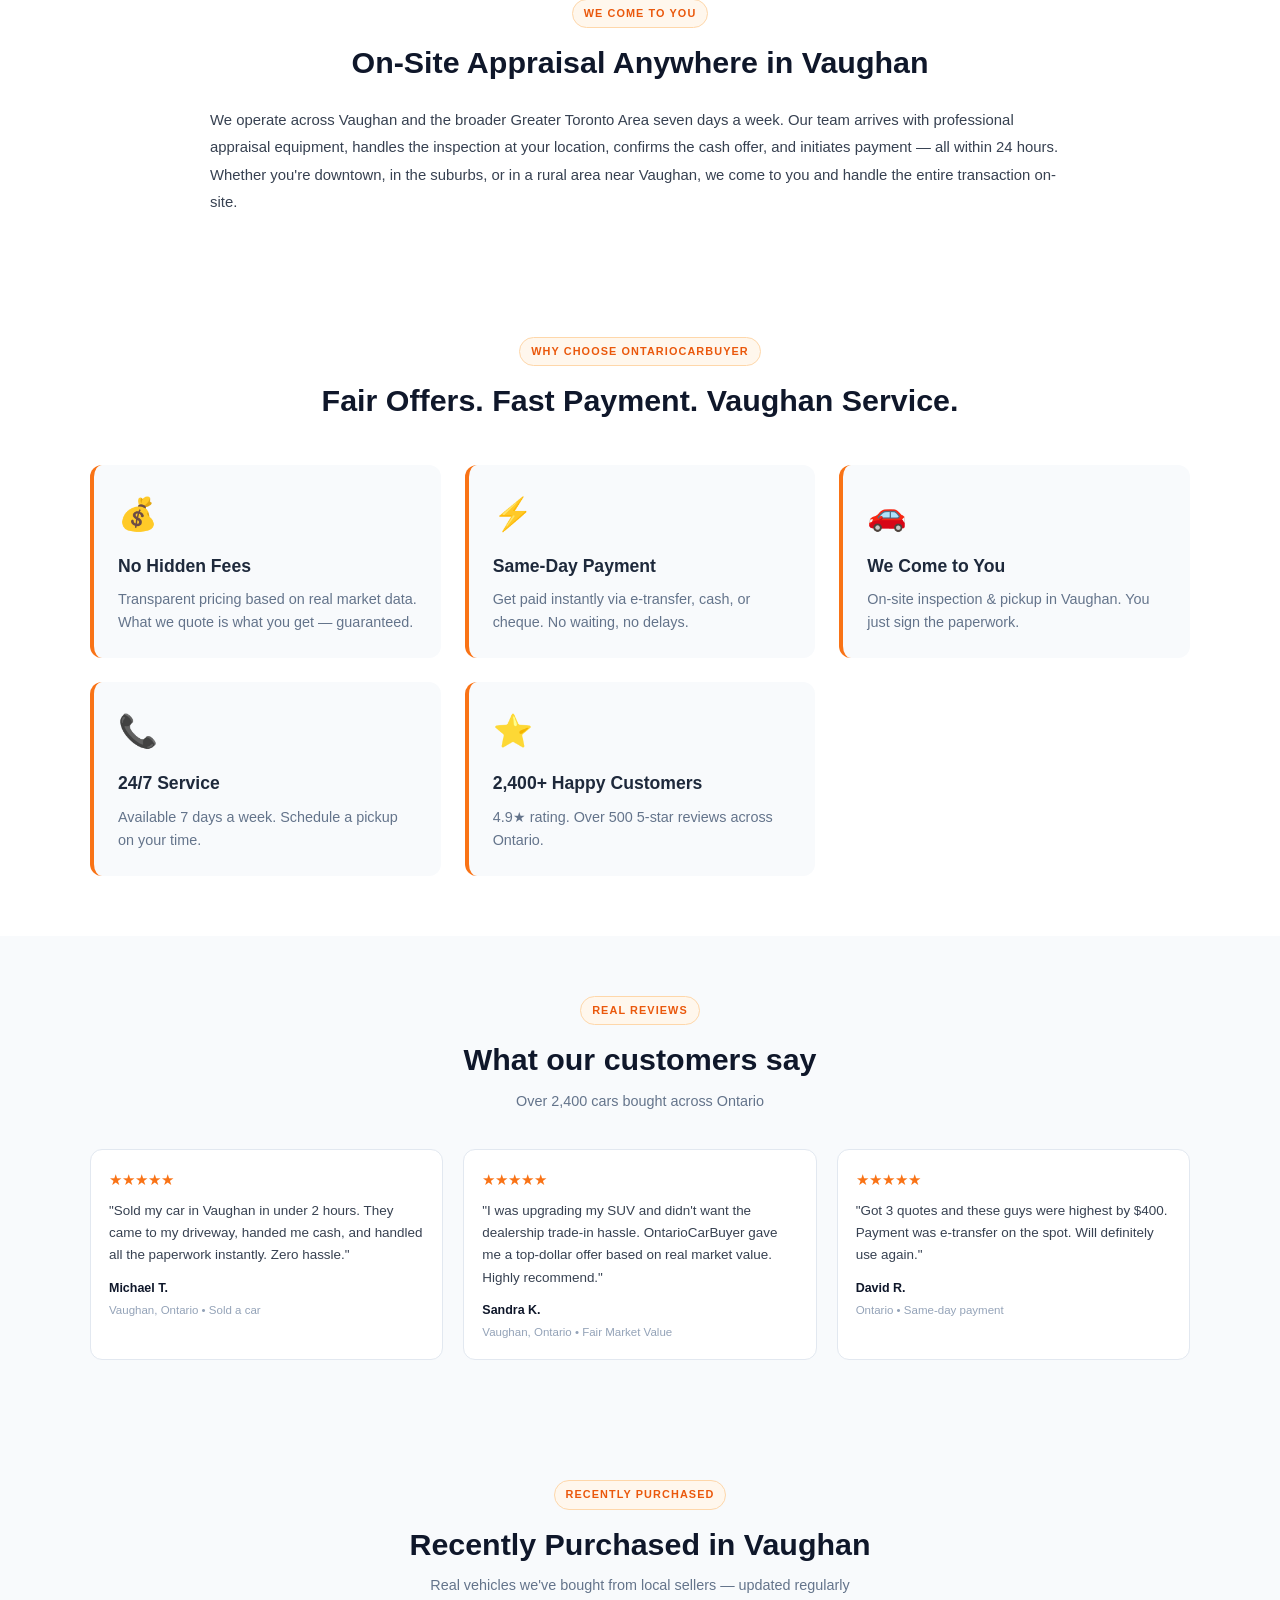
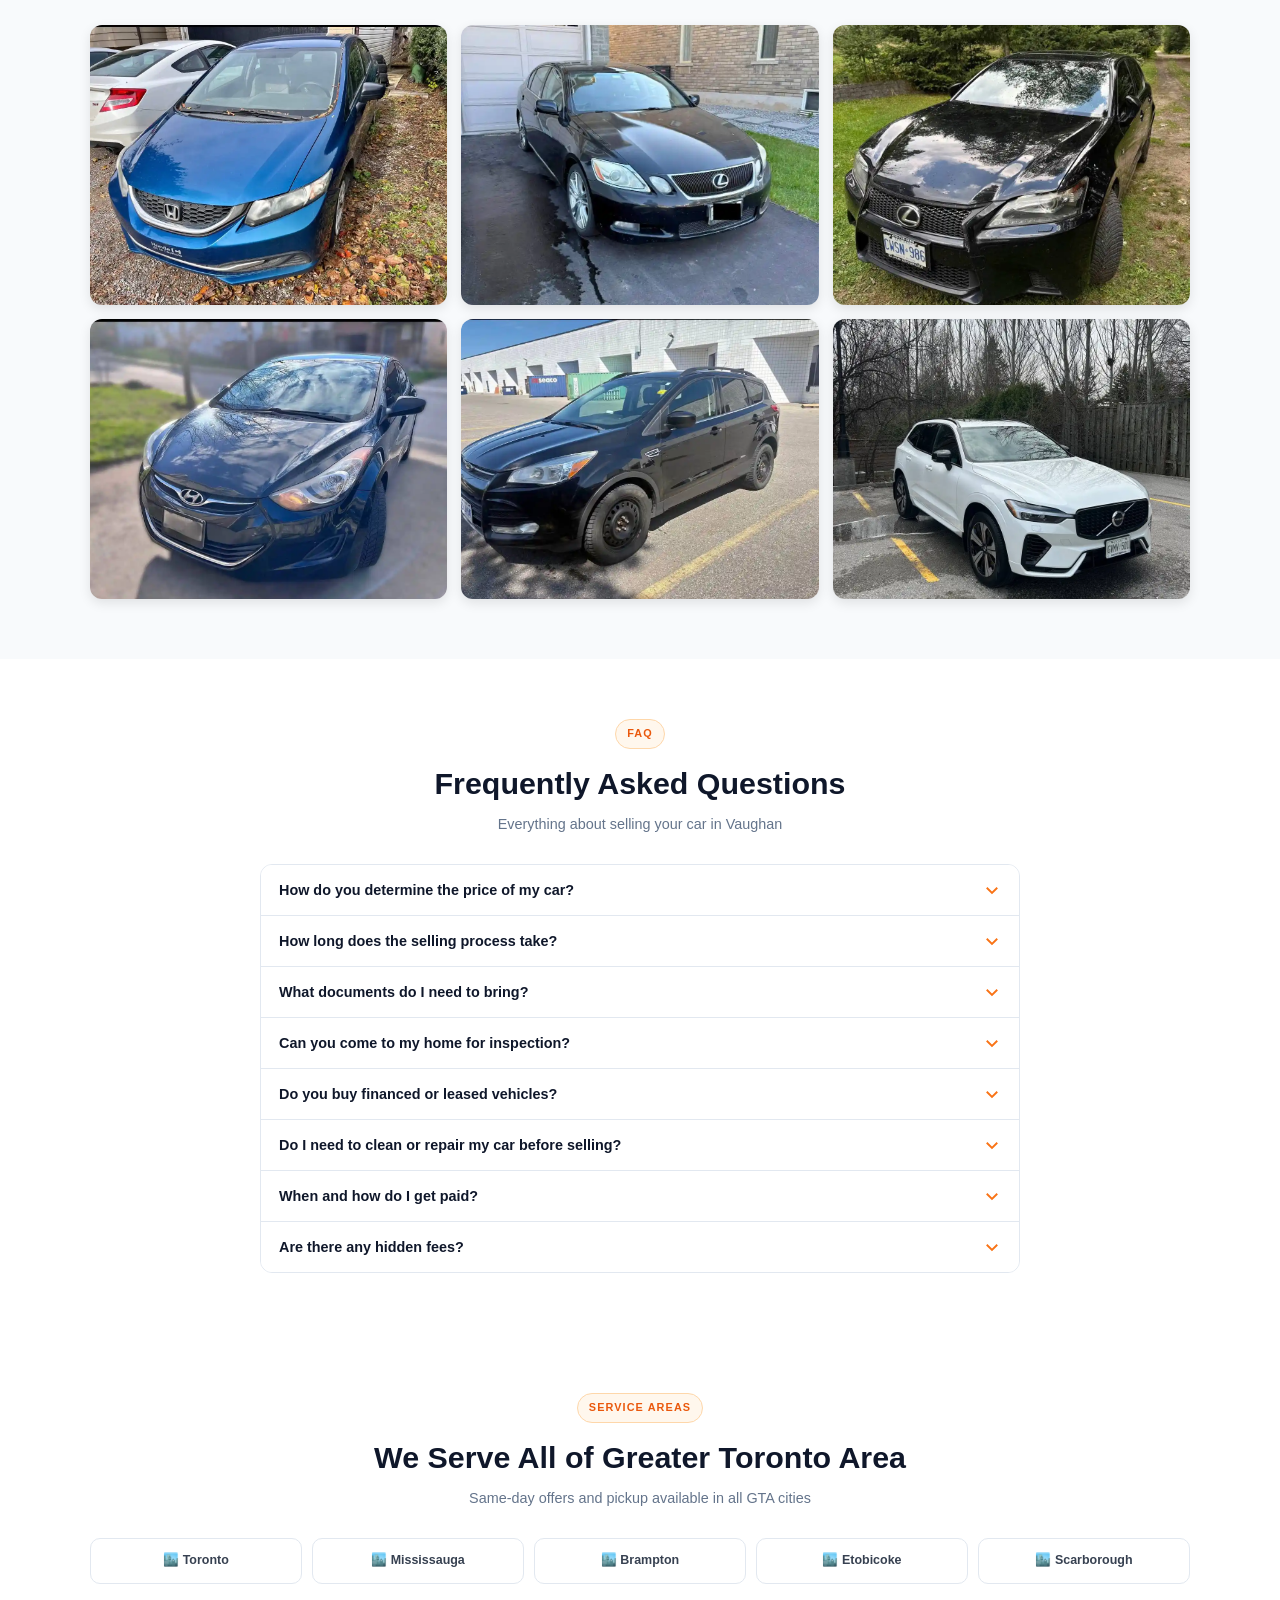
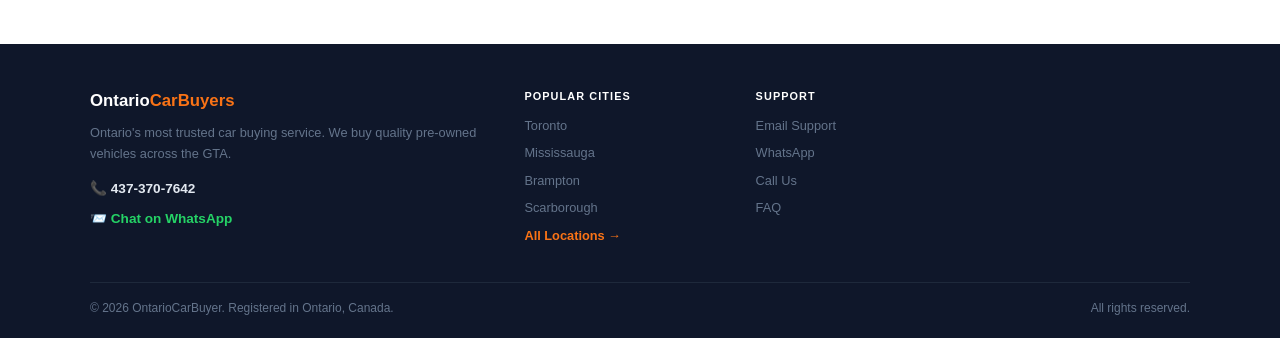
<file: pages/vaughan.html>
<!doctype html>
<html lang="en">
<head>
<meta charset="UTF-8">
<meta name="viewport" content="width=device-width,initial-scale=1">
<title>Sell Your Car in Vaughan | OntarioCarBuyer — We Buy Cars in Vaughan</title>
<meta name="description" content="Sell your used car in Vaughan for top dollar. Quick quotes, professional buyers, same-day payment.">
<meta name="keywords" content="sell my car Vaughan, cash for cars Vaughan, sell car Vaughan, car buyers Ontario, instant quote">
<meta name="robots" content="index,follow">
<link rel="icon" href="/favicon.png" type="image/png" sizes="96x96">
<link rel="shortcut icon" href="/favicon.png">
<link rel="apple-touch-icon" href="/favicon.png">
<link rel="canonical" href="https://ontariocarbuyer.ca/vaughan">
<meta property="og:title" content="Sell Your Car in Vaughan | OntarioCarBuyer">
<meta property="og:description" content="Selling your car in Vaughan? OntarioCarBuyer pays top dollar cash — same-day pickup, no hassle, instant offer in 60 seconds.">
<meta property="og:url" content="https://ontariocarbuyer.ca/vaughan">
<meta property="og:type" content="website">
<meta property="og:image" content="https://ontariocarbuyer.ca/og-image.jpg">
<meta name="twitter:card" content="summary_large_image">
<script type="application/ld+json">{"@context":"https://schema.org","@type":"WebSite","name":"Ontario Car Buyer","url":"https://ontariocarbuyer.ca"}</script>
<script type="application/ld+json">{"@context":"https://schema.org","@type":"AutoDealer","name":"OntarioCarBuyer","url":"https://ontariocarbuyer.ca","telephone":"+14373707642","address":{"@type":"PostalAddress","addressLocality":"Vaughan","addressRegion":"ON","addressCountry":"CA"},"openingHours":"Mo-Su 08:00-20:00","image":"https://ontariocarbuyer.ca/og-image.jpg"}</script>
<script type="application/ld+json">{"@context":"https://schema.org","@type":"FAQPage","mainEntity":[{"@type":"Question","name":"How do I sell my car in Vaughan?","acceptedAnswer":{"@type":"Answer","text":"Fill out our 60-second form, get a guaranteed cash offer by phone, then schedule free same-day pickup in Vaughan."}},{"@type":"Question","name":"Do you buy used cars cars in Vaughan?","acceptedAnswer":{"@type":"Answer","text":"Yes — we buy all used cars vehicles in Vaughan. Professional on-site appraisal and same-day payment included."}},{"@type":"Question","name":"How fast will I get paid for my car in Vaughan?","acceptedAnswer":{"@type":"Answer","text":"Same day. We offer e-transfer, cash, or certified cheque at the time of pickup."}}]}</script>
<style>
*{box-sizing:border-box;margin:0;padding:0}

body{font-family:-apple-system,BlinkMacSystemFont,'Segoe UI',Helvetica,sans-serif;color:#1e293b;background:#f8fafc;line-height:1.6}
a{color:inherit;text-decoration:none}
/* NAV */
nav{background:#0f172a;padding:0 20px;position:sticky;top:0;z-index:100;border-bottom:1px solid rgba(255,255,255,.08)}
.nav-i{max-width:1100px;margin:0 auto;display:flex;align-items:center;justify-content:space-between;height:60px}
.logo{color:#fff;font-weight:800;font-size:1.05rem}.logo b{color:#f97316}
.nav-links{display:flex;gap:24px;font-size:.875rem;font-weight:600;color:#94a3b8}
.nav-links a:hover{color:#fff}
.nav-cta{background:#f97316;color:#fff!important;font-weight:700;font-size:.85rem;padding:9px 18px;border-radius:8px}
.nav-contacts{display:flex;align-items:center;gap:8px;margin-left:8px}
.nav-phone{color:#fff;font-weight:700;font-size:.82rem;display:flex;align-items:center;gap:4px;padding:7px 12px;border-radius:8px;border:1px solid rgba(255,255,255,.18);transition:border-color .18s}
.nav-phone:hover{border-color:#f97316;color:#f97316}
.nav-wa{background:#25d366;color:#fff!important;font-weight:700;font-size:.82rem;padding:7px 13px;border-radius:8px;display:flex;align-items:center;gap:4px;transition:background .18s}
.nav-wa:hover{background:#1fba58}
/* HERO */
.hero{background:#0f172a;padding:64px 20px}
.hero-i{max-width:1100px;margin:0 auto;display:grid;grid-template-columns:1fr 1fr;gap:48px;align-items:center}
.hero h1{font-size:2.6rem;font-weight:900;color:#fff;line-height:1.15;margin-bottom:14px}
.hero h1 b{color:#f97316}
.hero-desc{color:#94a3b8;font-size:.98rem;margin-bottom:18px;max-width:440px}
.hero-desc strong{color:#e2e8f0}
.badges{display:flex;flex-wrap:wrap;gap:8px;margin-bottom:22px}
.badge{display:inline-flex;align-items:center;gap:5px;background:rgba(255,255,255,.07);border:1px solid rgba(255,255,255,.14);border-radius:20px;padding:6px 14px;font-size:.78rem;color:#e2e8f0;font-weight:600}
.stats{display:grid;grid-template-columns:repeat(3,1fr);gap:10px}
.stat{background:rgba(255,255,255,.05);border:1px solid rgba(255,255,255,.08);border-radius:12px;padding:14px;text-align:center}
.stat-n{font-size:1.5rem;font-weight:900;color:#f97316}
.stat-l{font-size:.72rem;color:#64748b;margin-top:3px;font-weight:600}
/* CARD */
.card{background:#fff;border-radius:16px;overflow:hidden;box-shadow:0 20px 60px rgba(0,0,0,.4)}
.card-h{background:#1e293b;padding:18px 22px}
.card-hl{font-size:.68rem;font-weight:700;text-transform:uppercase;letter-spacing:.08em;color:#64748b;margin-bottom:3px}
.card-ht{color:#fff;font-size:1.05rem;font-weight:800}
.card-b{padding:22px}
.prog-track{background:#f1f5f9;border-radius:99px;height:5px;overflow:hidden;margin-bottom:5px}
.prog-fill{background:#f97316;height:5px;border-radius:99px;transition:width .4s ease}
.prog-meta{display:flex;justify-content:space-between;font-size:.7rem;color:#94a3b8;font-weight:600;margin-bottom:18px}
.step{display:none}.step.active{display:block;animation:fUp .28s ease}
@keyframes fUp{from{opacity:0;transform:translateY(10px)}to{opacity:1;transform:translateY(0)}}
.opt{border:2px solid #e2e8f0;border-radius:12px;padding:14px 16px;margin-bottom:9px;cursor:pointer;transition:all .16s}
.opt:hover,.opt.sel{border-color:#f97316;background:#fff7ed}
.opt-t{font-weight:700;color:#1e293b;font-size:.93rem}
.opt-s{font-size:.8rem;color:#64748b;margin-top:2px}
.fgrp{display:grid;grid-template-columns:1fr 1fr;gap:10px;margin-bottom:10px}
.flbl{font-size:.72rem;font-weight:700;text-transform:uppercase;letter-spacing:.06em;color:#64748b;margin-bottom:5px}
select,input[type=text],input[type=tel]{width:100%;background:#f8fafc;border:2px solid #e2e8f0;border-radius:10px;padding:12px 14px;font-size:.92rem;color:#1e293b;outline:none;-webkit-appearance:none;appearance:none;transition:border-color .18s}
select:focus,input:focus{border-color:#f97316;background:#fff}
.btn{width:100%;background:#f97316;color:#fff;font-weight:800;font-size:.98rem;padding:15px;border:none;border-radius:11px;cursor:pointer;margin-top:6px;box-shadow:0 8px 24px rgba(249,115,22,.3);transition:all .18s}
.btn:hover{background:#ea580c;box-shadow:0 12px 30px rgba(249,115,22,.4)}
.btn:disabled{opacity:.6;cursor:not-allowed}
.back{width:100%;background:none;border:none;color:#94a3b8;font-size:.82rem;font-weight:600;padding:9px;cursor:pointer;margin-top:2px}
.back:hover{color:#475569}
/* SECTIONS */
.sec{padding:60px 20px}
.sec-i{max-width:1100px;margin:0 auto}
.sec-tag{display:inline-block;background:#fff7ed;border:1px solid #fed7aa;color:#ea580c;font-size:.68rem;font-weight:800;text-transform:uppercase;letter-spacing:.1em;padding:5px 11px;border-radius:20px;margin-bottom:10px}
.sec-h{font-size:1.9rem;font-weight:900;color:#0f172a;margin-bottom:6px}
.sec-s{color:#64748b;font-size:.9rem}
/* HOW */
.how-g{display:grid;grid-template-columns:repeat(3,1fr);gap:28px;margin-top:36px}
.how-item{text-align:center}
.how-n{width:52px;height:52px;background:#f97316;border-radius:12px;font-size:1.3rem;font-weight:900;color:#fff;display:flex;align-items:center;justify-content:center;margin:0 auto 14px}
.how-t{font-size:.95rem;font-weight:800;color:#0f172a;margin-bottom:5px}
.how-d{font-size:.84rem;color:#64748b}
/* REVIEWS */
.rev-g{display:grid;grid-template-columns:repeat(3,1fr);gap:20px;margin-top:36px}
.market-grid{display:grid;grid-template-columns:repeat(3,1fr);gap:20px}
.rev{background:#fff;border:1px solid #e2e8f0;border-radius:12px;padding:18px}
.rev-stars{color:#f97316;font-size:.95rem;margin-bottom:8px}
.rev-txt{font-size:.84rem;color:#374151;margin-bottom:12px;line-height:1.65}
.rev-auth{font-size:.78rem;font-weight:700;color:#0f172a}
.rev-meta{font-size:.72rem;color:#94a3b8;margin-top:2px}
/* FAQ */
.faq-list{margin-top:28px;border:1px solid #e2e8f0;border-radius:12px;overflow:hidden}
.faq-item{border-bottom:1px solid #e2e8f0}.faq-item:last-child{border-bottom:none}
.faq-q{width:100%;background:#fff;border:none;text-align:left;padding:16px 18px;font-size:.9rem;font-weight:700;color:#0f172a;cursor:pointer;display:flex;justify-content:space-between;align-items:center;gap:12px}
.faq-q:hover{background:#f8fafc}
.faq-ic{width:18px;height:18px;flex-shrink:0;color:#f97316;transition:transform .2s}
.faq-a{display:none;padding:0 18px 16px;font-size:.84rem;color:#64748b;line-height:1.7}
/* LINKS */
.lg{display:grid;grid-template-columns:repeat(5,1fr);gap:10px;margin-top:28px}
.lc{background:#fff;border:1px solid #e2e8f0;border-radius:10px;padding:12px;text-align:center;font-size:.78rem;font-weight:700;color:#374151;transition:all .16s}
.lc:hover{border-color:#f97316;color:#f97316;background:#fff7ed}
/* GALLERY */
.gallery-grid{display:grid;grid-template-columns:repeat(auto-fit,minmax(280px,1fr));gap:14px;margin-top:28px}
.gallery-item{position:relative;overflow:hidden;border-radius:12px;height:280px;cursor:pointer;transition:all .3s;box-shadow:0 4px 12px rgba(0,0,0,.1)}
.gallery-item img{width:100%;height:100%;object-fit:cover;transition:transform .3s}
.gallery-item:hover{box-shadow:0 8px 24px rgba(0,0,0,.15)}
.gallery-item:hover img{transform:scale(1.05)}
/* FOOTER */
footer{background:#0f172a;padding:44px 20px 20px;color:#64748b}
.ft-i{max-width:1100px;margin:0 auto}
.ft-g{display:grid;grid-template-columns:2fr 1fr 1fr 1fr;gap:28px;margin-bottom:36px}
.ft-brand{color:#fff;font-weight:800;font-size:1.05rem;margin-bottom:8px}.ft-brand b{color:#f97316}
.ft-desc{font-size:.8rem;line-height:1.6}
.ft-ct{color:#fff;font-size:.68rem;font-weight:800;text-transform:uppercase;letter-spacing:.1em;margin-bottom:10px}
.ft-ul{list-style:none;display:flex;flex-direction:column;gap:7px;font-size:.8rem}
.ft-ul a:hover{color:#f97316}
.ft-bot{border-top:1px solid #1e293b;padding-top:16px;display:flex;justify-content:space-between;font-size:.75rem}
/* STICKY */
.sc{display:none;position:fixed;bottom:0;left:0;right:0;z-index:99;padding:10px 14px;background:#0f172a;border-top:1px solid rgba(255,255,255,.08)}
.sc a{display:block;background:#f97316;color:#fff;font-weight:800;text-align:center;padding:13px;border-radius:10px;font-size:.92rem}
/* RESPONSIVE */
@media(max-width:900px){
  .nav-links{display:none}
  .nav-contacts{display:none}
  .hero{padding:48px 16px 56px}
  .hero-i{grid-template-columns:1fr;gap:32px}
  .hero h1{font-size:2rem}
  .stats{max-width:360px}
  .how-g{grid-template-columns:1fr;max-width:420px;margin-left:auto;margin-right:auto}
  .rev-g{grid-template-columns:1fr}
  .lg{grid-template-columns:repeat(3,1fr)}
  .ft-g{grid-template-columns:1fr 1fr}
  /* calculator card full width on tablet */
  .card{max-width:480px;margin:0 auto;width:100%}
}
@media(max-width:600px){
  .hero{padding:16px 14px 70px}
  .hero h1{font-size:1.7rem;line-height:1.2}
  .hero-desc{font-size:.9rem}
  .badges{gap:6px}
  .badge{font-size:.72rem;padding:5px 10px}
  .stats{grid-template-columns:repeat(3,1fr)}
  .stat{padding:10px 6px}
  .stat-n{font-size:1.2rem}
  .stat-l{font-size:.65rem}
  .sec{padding:44px 14px}
  .sec-h{font-size:1.5rem}
  .how-g{grid-template-columns:1fr;gap:20px}
  .how-n{width:44px;height:44px;font-size:1.1rem}
  .rev-g{grid-template-columns:1fr}
  .card-grid{grid-template-columns:1fr}
  .market-grid{grid-template-columns:1fr}
  .lg{grid-template-columns:repeat(2,1fr);gap:8px}
  .lc{font-size:.75rem;padding:10px 6px}
  .ft-g{grid-template-columns:1fr}
  .ft-bot{flex-direction:column;gap:6px;text-align:center}
  .fgrp{grid-template-columns:1fr}
  .card-b{padding:16px}
  .btn{font-size:.92rem;padding:14px}
  .sc{display:block}
  body{padding-bottom:64px}
  /* mobile: live offers positioned higher */
  .live-offers-badge{margin-bottom:20px !important}
  /* nav */
  .nav-cta{font-size:.78rem;padding:7px 13px}
}
@media(max-width:380px){
  .hero h1{font-size:1.5rem}
  .lg{grid-template-columns:repeat(2,1fr)}
  .stats{gap:6px}
}
</style>
<meta name="google-site-verification" content="lKrwne2Hr2_G0G8Ra5-XggrLr59CdqjsJCM1KiJGEAc" />
</head>
<body>

<nav>
  <div class="nav-i">
    <a href="../" class="logo">Ontario<b>CarBuyers</b></a>
    <div class="nav-links">
      <a href="#how-it-works">How It Works</a>
      <a href="#reviews">Reviews</a>
      <a href="#faq">FAQ</a>
      <a href="#locations">Locations</a>
    </div>
    <a href="#calculator" class="nav-cta">Get Cash Offer</a>
    <div class="nav-contacts">
      <a href="tel:+14373707642" class="nav-phone">&#128222; 437-370-7642</a>
      <a href="https://wa.me/4373707642" target="_blank" class="nav-wa">&#128232; WhatsApp</a>
    </div>
  </div>
</nav>

<section class="hero">
  <div class="hero-i">
    <div>
      <div class="live-offers-badge" style="display:inline-flex;align-items:center;gap:7px;background:rgba(34,197,94,.1);border:1px solid rgba(34,197,94,.22);color:#4ade80;font-size:.7rem;font-weight:700;text-transform:uppercase;letter-spacing:.08em;padding:4px 16px;border-radius:30px;margin-bottom:2px">
        <span style="width:7px;height:7px;background:#22c55e;border-radius:50%;display:inline-block;animation:lp 1.5s infinite"></span>
        Live Offers Available in Vaughan
      </div>
      <style>@keyframes lp{0%,100%{opacity:1}50%{opacity:.4}}</style>
      <h1>Sell Your Car in Vaughan</h1>
      <p class="hero-desc"><strong>Ready to sell your car in Vaughan?</strong> Get a guaranteed cash offer in under 60 seconds. We come to you, pay on the spot, handle all paperwork.</p>
      <div class="badges">
        <span class="badge">&#10003; Professional Valuation</span>
        <span class="badge">&#10003; Same-Day Payment</span>
        <span class="badge">&#10003; No Hidden Fees</span>
        <span class="badge">&#10003; Clean Title Specialist</span>
      </div>
      <div class="stats">
        <div class="stat"><div class="stat-n">2,400+</div><div class="stat-l">Cars Bought</div></div>
        <div class="stat"><div class="stat-n">4.9&#9733;</div><div class="stat-l">Google Rating</div></div>
        <div class="stat"><div class="stat-n">24h</div><div class="stat-l">Response Time</div></div>
      </div>
    </div>

    <div id="calculator" class="card">
      <div class="card-h">
        <div class="card-hl">Car Value Calculator</div>
        <div class="card-ht">Get Your Instant Quote</div>
      </div>
      <div class="card-b">
        <div class="prog-track"><div class="prog-fill" id="prog" style="width:25%"></div></div>
        <div class="prog-meta"><span id="slbl">Step 1 of 4</span><span id="spct">25%</span></div>

        <div class="step active" id="step-1">
          <div class="fgrp">
            <div>
              <div class="flbl">Year</div>
              <select id="car-year"><option value="">Select year</option></select>
            </div>
            <div>
              <div class="flbl">Make</div>
              <select id="car-make">
                <option value="">Select make</option>
                <option>Acura</option><option>Audi</option><option>BMW</option><option>Buick</option><option>Cadillac</option>
                <option>Chevrolet</option><option>Chrysler</option><option>Dodge</option><option>Ford</option><option>GMC</option>
                <option>Honda</option><option>Hyundai</option><option>Infiniti</option><option>Jeep</option><option>Kia</option>
                <option>Lexus</option><option>Mazda</option><option>Mercedes-Benz</option><option>Mitsubishi</option><option>Nissan</option>
                <option>Ram</option><option>Subaru</option><option>Tesla</option><option>Toyota</option><option>Volkswagen</option>
                <option>Volvo</option><option>Other</option>
              </select>
            </div>
          </div>
          <div class="flbl">Model</div>
          <input id="car-model" type="text" placeholder="e.g. Civic, RAV4, F-150..." style="margin-bottom:4px">
          <button class="btn" onclick="goStep(2)">Continue &#8594;</button>
        </div>

        <div class="step" id="step-2">
          <div style="font-size:.95rem;font-weight:800;color:#0f172a;margin-bottom:3px">Does it drive?</div>
          <div style="font-size:.8rem;color:#64748b;margin-bottom:14px">Tell us about your vehicle&#8217;s current condition</div>
          <div class="opt" onclick="pick(this,'drv','yes',3)">
            <div class="opt-t">&#9989; Yes, it drives</div><div class="opt-s">Runs fine or has minor issues</div>
          </div>
          <div class="opt" onclick="pick(this,'drv','no',3)">
            <div class="opt-t">&#128663; Has mechanical issues</div><div class="opt-s">Needs repairs or professional assessment</div>
          </div>
          <button class="back" onclick="goStep(1)">&#8592; Back</button>
        </div>

        <div class="step" id="step-3">
          <div style="font-size:.95rem;font-weight:800;color:#0f172a;margin-bottom:3px">Do you own it outright?</div>
          <div style="font-size:.8rem;color:#64748b;margin-bottom:14px">We handle lien payoffs &#8212; no stress</div>
          <div class="opt" onclick="pick(this,'own','owned',4)">
            <div class="opt-t">&#128273; I own it fully</div><div class="opt-s">No loan, fully paid off</div>
          </div>
          <div class="opt" onclick="pick(this,'own','loan',4)">
            <div class="opt-t">&#128179; Still on a loan</div><div class="opt-s">Financing or lease remaining</div>
          </div>
          <button class="back" onclick="goStep(2)">&#8592; Back</button>
        </div>

        <div class="step" id="step-4">
          <div style="text-align:center;margin-bottom:18px">
            <div style="font-size:2rem;margin-bottom:8px">&#128293;</div>
            <div style="font-size:.98rem;font-weight:800;color:#0f172a">We Buy Your Car in Vaughan!</div>
            <div style="font-size:.8rem;color:#64748b;margin-top:3px">Enter your phone to get the instant offer</div>
          </div>
          <div class="flbl">Your Phone Number</div>
          <input type="tel" id="phone-input" placeholder="(647) 000-0000" maxlength="14" inputmode="tel" style="margin-bottom:10px" oninput="this.value=this.value.replace(/[^\d]/g,'').slice(0,10); if(this.value.length===10) this.style.borderColor='#10b981'; else this.style.borderColor='';">
          <button class="btn" id="submit-btn" onclick="sendLead()">&#128293; GET MY CASH OFFER</button>
          <p style="text-align:center;font-size:.7rem;color:#94a3b8;margin-top:9px">No spam. No obligation. 100% free.</p>
          <button class="back" onclick="goStep(3)">&#8592; Back</button>
        </div>

        <div class="step" id="step-success">
          <div style="text-align:center;padding:16px 0">
            <div style="width:60px;height:60px;background:#22c55e;border-radius:50%;display:flex;align-items:center;justify-content:center;margin:0 auto 14px">
              <svg width="28" height="28" fill="none" viewBox="0 0 24 24" stroke="#fff" stroke-width="3"><path d="M5 13l4 4L19 7"/></svg>
            </div>
            <div style="font-size:1.2rem;font-weight:900;color:#0f172a;margin-bottom:8px">You're all set! &#127881;</div>
            <p style="color:#64748b;font-size:.88rem;margin-bottom:14px">A specialist will call you within <strong style="color:#0f172a">5 minutes</strong>.</p>
            <div style="background:#f0fdf4;border:1px solid #bbf7d0;border-radius:10px;padding:13px;font-size:.82rem;color:#166534;font-weight:600">
              &#128222; Expect a call from a <strong>437 area</strong> number shortly.
            </div>
          </div>
        </div>
      </div>
    </div>
  </div>
</section>

<section class="sec" id="how-it-works" style="background:#fff">
  <div class="sec-i" style="text-align:center">
    <span class="sec-tag">How It Works</span>
    <h2 class="sec-h">Sell your car in 3 simple steps</h2>
    <p class="sec-s">No dealership visits. No lowball offers. No wasted time.</p>
    <div class="how-g">
      <div class="how-item">
        <div class="how-n">1</div>
        <div class="how-t">Enter Your Car Details</div>
        <p class="how-d">Tell us your year, make, model, and condition. Takes less than 60 seconds.</p>
      </div>
      <div class="how-item">
        <div class="how-n">2</div>
        <div class="how-t">Get an Instant Offer</div>
        <p class="how-d">Our team calls you with a guaranteed cash offer. No haggling, no games.</p>
      </div>
      <div class="how-item">
        <div class="how-n">3</div>
        <div class="how-t">Get Paid Same Day</div>
        <p class="how-d">We come to you, handle MTO paperwork, and pay on the spot.</p>
      </div>
    </div>
  </div>
</section>



<!-- MARKET VALUE -->
<section class="sec" style="background:#f8fafc">
  <div class="sec-i" style="max-width:860px;margin:0 auto">
    <div style="text-align:center">
      <span class="sec-tag">Market Value</span>
      <h2 class="sec-h">What Determines Your Car Value in Vaughan?</h2>
      <p style="color:#374151;font-size:.93rem;line-height:1.85;margin:20px 0 28px">Several key factors drive your car's market value in Vaughan. Beyond year and mileage, we evaluate maintenance history, service records, exterior condition, and local demand trends. Professional on-site inspection ensures you receive the strongest fair market offer.</p>
    </div>
    <div class="market-grid">
      <div style="background:#fff;border-radius:12px;padding:20px 18px;border:1px solid #e5e7eb">
        <div style="font-size:1.4rem;margin-bottom:8px">&#128197;</div>
        <div style="font-weight:700;color:#1e293b;margin-bottom:6px">Year &amp; Mileage</div>
        <p style="font-size:.83rem;color:#6b7280;line-height:1.6">Newer models and lower odometer readings attract stronger offers. Even a used cars car with under 150,000 km commands a premium.</p>
      </div>
      <div style="background:#fff;border-radius:12px;padding:20px 18px;border:1px solid #e5e7eb">
        <div style="font-size:1.4rem;margin-bottom:8px">&#128295;</div>
        <div style="font-weight:700;color:#1e293b;margin-bottom:6px">Mechanical Condition</div>
        <p style="font-size:.83rem;color:#6b7280;line-height:1.6">Engine health, transmission state, and brake condition are the biggest price drivers. We evaluate maintenance history and overall condition to give you the highest fair market offer.</p>
      </div>
      <div style="background:#fff;border-radius:12px;padding:20px 18px;border:1px solid #e5e7eb">
        <div style="font-size:1.4rem;margin-bottom:8px">&#128205;</div>
        <div style="font-weight:700;color:#1e293b;margin-bottom:6px">Vaughan Demand</div>
        <p style="font-size:.83rem;color:#6b7280;line-height:1.6">Local resale demand in Vaughan and the broader GTA shifts seasonally. Our buyers track live market data to ensure your offer reflects current prices.</p>
      </div>
    </div>
  </div>
</section>

<!-- LOCAL PRESENCE -->
<section class="sec" style="background:#fff">
  <div class="sec-i" style="max-width:860px;margin:0 auto">
    <div style="text-align:center">
      <span class="sec-tag">We Come to You</span>
      <h2 class="sec-h">On-Site Appraisal Anywhere in Vaughan</h2>
    </div>
    <div style="color:#374151;font-size:.93rem;line-height:1.85;margin-top:20px">
      <p>We operate across Vaughan and the broader Greater Toronto Area seven days a week. Our team arrives with professional appraisal equipment, handles the inspection at your location, confirms the cash offer, and initiates payment — all within 24 hours. Whether you're downtown, in the suburbs, or in a rural area near Vaughan, we come to you and handle the entire transaction on-site.</p>
    </div>
  </div>
</section>

<!-- WHY CHOOSE US -->
<section class="sec" style="background:#fff">
  <div class="sec-i">
    <div style="text-align:center;margin-bottom:40px">
      <span class="sec-tag">Why Choose OntarioCarBuyer</span>
      <h2 class="sec-h">Fair Offers. Fast Payment. Vaughan Service.</h2>
    </div>
    <div style="display:grid;grid-template-columns:repeat(auto-fit,minmax(280px,1fr));gap:24px;margin-top:30px">
      <div style="background:#f8fafc;padding:24px;border-radius:12px;border-left:4px solid #f97316">
        <div style="font-size:32px;margin-bottom:12px">💰</div>
        <h3 style="font-size:1.1rem;font-weight:700;margin-bottom:8px;color:#1e293b">No Hidden Fees</h3>
        <p style="color:#64748b;font-size:.9rem;line-height:1.6">Transparent pricing based on real market data. What we quote is what you get — guaranteed.</p>
      </div>
      <div style="background:#f8fafc;padding:24px;border-radius:12px;border-left:4px solid #f97316">
        <div style="font-size:32px;margin-bottom:12px">⚡</div>
        <h3 style="font-size:1.1rem;font-weight:700;margin-bottom:8px;color:#1e293b">Same-Day Payment</h3>
        <p style="color:#64748b;font-size:.9rem;line-height:1.6">Get paid instantly via e-transfer, cash, or cheque. No waiting, no delays.</p>
      </div>
      <div style="background:#f8fafc;padding:24px;border-radius:12px;border-left:4px solid #f97316">
        <div style="font-size:32px;margin-bottom:12px">🚗</div>
        <h3 style="font-size:1.1rem;font-weight:700;margin-bottom:8px;color:#1e293b">We Come to You</h3>
        <p style="color:#64748b;font-size:.9rem;line-height:1.6">On-site inspection & pickup in Vaughan. You just sign the paperwork.</p>
      </div>

      <div style="background:#f8fafc;padding:24px;border-radius:12px;border-left:4px solid #f97316">
        <div style="font-size:32px;margin-bottom:12px">📞</div>
        <h3 style="font-size:1.1rem;font-weight:700;margin-bottom:8px;color:#1e293b">24/7 Service</h3>
        <p style="color:#64748b;font-size:.9rem;line-height:1.6">Available 7 days a week. Schedule a pickup on your time.</p>
      </div>
      <div style="background:#f8fafc;padding:24px;border-radius:12px;border-left:4px solid #f97316">
        <div style="font-size:32px;margin-bottom:12px">⭐</div>
        <h3 style="font-size:1.1rem;font-weight:700;margin-bottom:8px;color:#1e293b">2,400+ Happy Customers</h3>
        <p style="color:#64748b;font-size:.9rem;line-height:1.6">4.9★ rating. Over 500 5-star reviews across Ontario.</p>
      </div>
    </div>
  </div>
</section>

<section class="sec" id="reviews" style="background:#f8fafc">
  <div class="sec-i" style="text-align:center">
    <span class="sec-tag">Real Reviews</span>
    <h2 class="sec-h">What our customers say</h2>
    <p class="sec-s">Over 2,400 cars bought across Ontario</p>
  </div>
  <div class="sec-i">
    <div class="rev-g">
      <div class="rev">
        <div class="rev-stars">&#9733;&#9733;&#9733;&#9733;&#9733;</div>
        <p class="rev-txt">"Sold my car in Vaughan in under 2 hours. They came to my driveway, handed me cash, and handled all the paperwork instantly. Zero hassle."</p>
        <div class="rev-auth">Michael T.</div>
        <div class="rev-meta">Vaughan, Ontario &bull; Sold a car</div>
      </div>
      <div class="rev">
        <div class="rev-stars">&#9733;&#9733;&#9733;&#9733;&#9733;</div>
        <p class="rev-txt">"I was upgrading my SUV and didn't want the dealership trade-in hassle. OntarioCarBuyer gave me a top-dollar offer based on real market value. Highly recommend."</p>
        <div class="rev-auth">Sandra K.</div>
        <div class="rev-meta">Vaughan, Ontario &bull; Fair Market Value</div>
      </div>
      <div class="rev">
        <div class="rev-stars">&#9733;&#9733;&#9733;&#9733;&#9733;</div>
        <p class="rev-txt">"Got 3 quotes and these guys were highest by $400. Payment was e-transfer on the spot. Will definitely use again."</p>
        <div class="rev-auth">David R.</div>
        <div class="rev-meta">Ontario &bull; Same-day payment</div>
      </div>
    </div>
  </div>
</section>

<section class="sec" style="background:#f8fafc">
  <div class="sec-i" style="max-width:1100px;margin:0 auto">
    <div style="text-align:center;margin-bottom:18px">
      <span class="sec-tag">Recently Purchased</span>
      <h2 class="sec-h">Recently Purchased in Vaughan</h2>
      <p class="sec-s">Real vehicles we've bought from local sellers — updated regularly</p>
    </div>
    <div class="gallery-grid" id="galleryGrid"></div>
  </div>
</section>

<section class="sec" id="faq" style="background:#fff">
  <div class="sec-i" style="max-width:760px;margin:0 auto">
    <div style="text-align:center">
      <span class="sec-tag">FAQ</span>
      <h2 class="sec-h">Frequently Asked Questions</h2>
      <p class="sec-s">Everything about selling your car in Vaughan</p>
    </div>
    <div class="faq-list">
      <div class="faq-item">
        <button class="faq-q" onclick="faq(this)">How do you determine the price of my car?<svg class="faq-ic" fill="none" viewBox="0 0 24 24" stroke="currentColor" stroke-width="2.5"><path d="M19 9l-7 7-7-7"/></svg></button>
        <div class="faq-a">We analyze your car's year, make, model, mileage, and condition using current market data. Our valuation reflects real Vaughan market rates—fair and transparent.</div>
      </div>
      <div class="faq-item">
        <button class="faq-q" onclick="faq(this)">How long does the selling process take?<svg class="faq-ic" fill="none" viewBox="0 0 24 24" stroke="currentColor" stroke-width="2.5"><path d="M19 9l-7 7-7-7"/></svg></button>
        <div class="faq-a">Once inspection is complete, the entire process takes about 10 minutes. We handle paperwork, title transfer, plate removal—everything.</div>
      </div>
      <div class="faq-item">
        <button class="faq-q" onclick="faq(this)">What documents do I need to bring?<svg class="faq-ic" fill="none" viewBox="0 0 24 24" stroke="currentColor" stroke-width="2.5"><path d="M19 9l-7 7-7-7"/></svg></button>
        <div class="faq-a">Your vehicle registration, driver's license, and all keys. Service records are optional. We handle the rest.</div>
      </div>
      <div class="faq-item">
        <button class="faq-q" onclick="faq(this)">Can you come to my home for inspection?<svg class="faq-ic" fill="none" viewBox="0 0 24 24" stroke="currentColor" stroke-width="2.5"><path d="M19 9l-7 7-7-7"/></svg></button>
        <div class="faq-a">Absolutely. We schedule a free inspection at your home anywhere in Vaughan, or you can visit our location. Your choice.</div>
      </div>
      <div class="faq-item">
        <button class="faq-q" onclick="faq(this)">Do you buy financed or leased vehicles?<svg class="faq-ic" fill="none" viewBox="0 0 24 24" stroke="currentColor" stroke-width="2.5"><path d="M19 9l-7 7-7-7"/></svg></button>
        <div class="faq-a">Yes. We calculate the outstanding balance and settle it during the inspection process. Clean title guaranteed.</div>
      </div>
      <div class="faq-item">
        <button class="faq-q" onclick="faq(this)">Do I need to clean or repair my car before selling?<svg class="faq-ic" fill="none" viewBox="0 0 24 24" stroke="currentColor" stroke-width="2.5"><path d="M19 9l-7 7-7-7"/></svg></button>
        <div class="faq-a">No. We buy cars as-is. No cleaning, repairs, or services required.</div>
      </div>
      <div class="faq-item">
        <button class="faq-q" onclick="faq(this)">When and how do I get paid?<svg class="faq-ic" fill="none" viewBox="0 0 24 24" stroke="currentColor" stroke-width="2.5"><path d="M19 9l-7 7-7-7"/></svg></button>
        <div class="faq-a">Same day. Cash, e-transfer, or certified cheque—your choice at pickup.</div>
      </div>
      <div class="faq-item">
        <button class="faq-q" onclick="faq(this)">Are there any hidden fees?<svg class="faq-ic" fill="none" viewBox="0 0 24 24" stroke="currentColor" stroke-width="2.5"><path d="M19 9l-7 7-7-7"/></svg></button>
        <div class="faq-a">No hidden fees. Valuation and inspection are free. What we quote is final—no surprises.</div>
      </div>
    </div>
  </div>
</section>

<section class="sec" id="locations" style="background:#fff">
  <div class="sec-i">
    <div style="text-align:center">
      <span class="sec-tag">Service Areas</span>
      <h2 class="sec-h">We Serve All of Greater Toronto Area</h2>
      <p class="sec-s">Same-day offers and pickup available in all GTA cities</p>
    </div>
    <div class="lg">
      <a href="toronto.html" class="lc">🏙️ Toronto</a>
      <a href="mississauga.html" class="lc">🏙️ Mississauga</a>
      <a href="brampton.html" class="lc">🏙️ Brampton</a>
      <a href="etobicoke.html" class="lc">🏙️ Etobicoke</a>
      <a href="scarborough.html" class="lc">🏙️ Scarborough</a>
    </div>
  </div>
</section>

<footer>
  <div class="ft-i">
    <div class="ft-g">
      <div>
        <div class="ft-brand">Ontario<b>CarBuyers</b></div>
        <p class="ft-desc">Ontario's most trusted car buying service. We buy quality pre-owned vehicles across the GTA.</p>
        <div style="margin-top:14px;display:flex;flex-direction:column;gap:8px">
          <a href="tel:+14373707642" style="display:inline-flex;align-items:center;gap:7px;color:#e2e8f0;font-size:.85rem;font-weight:700">&#128222; 437-370-7642</a>
          <a href="https://wa.me/4373707642" target="_blank" style="display:inline-flex;align-items:center;gap:7px;color:#25d366;font-size:.85rem;font-weight:700">&#128232; Chat on WhatsApp</a>
        </div>
      </div>
      <div>
        <div class="ft-ct">Popular Cities</div>
        <ul class="ft-ul">
          <li><a href="toronto.html">Toronto</a></li>
          <li><a href="mississauga.html">Mississauga</a></li>
          <li><a href="brampton.html">Brampton</a></li>
          <li><a href="scarborough.html">Scarborough</a></li>
          <li><a href="../" style="color:#f97316;font-weight:700">All Locations &#8594;</a></li>
        </ul>
      </div>
      <div>
        <div class="ft-ct">Support</div>
        <ul class="ft-ul">
          <li><a href="mailto:info@ontariocarbuyer.ca">Email Support</a></li>
          <li><a href="https://wa.me/4373707642">WhatsApp</a></li>
          <li><a href="tel:+14373707642">Call Us</a></li>
          <li><a href="/#faq">FAQ</a></li>
        </ul>
      </div>
    </div>
    <div class="ft-bot">
      <span>&#169; 2026 OntarioCarBuyer. Registered in Ontario, Canada.</span>
      <span>All rights reserved.</span>
    </div>
  </div>
</footer>

<div class="sc">
  <div style="display:grid;grid-template-columns:1fr 1fr 1fr;gap:8px">
    <a href="#calculator" style="display:block;background:#f97316;color:#fff;font-weight:800;text-align:center;padding:12px 6px;border-radius:10px;font-size:.8rem;text-decoration:none">Get Offer</a>
    <a href="tel:+14373707642" style="display:block;background:#1e293b;color:#fff;font-weight:800;text-align:center;padding:12px 6px;border-radius:10px;font-size:.8rem;border:1px solid rgba(255,255,255,.15);text-decoration:none">Call Us</a>
    <a href="https://wa.me/4373707642" target="_blank" style="display:block;background:#25d366;color:#fff;font-weight:800;text-align:center;padding:12px 6px;border-radius:10px;font-size:.8rem;text-decoration:none">WhatsApp</a>
  </div>
</div>

<script>
var L={model:'car',city:'Vaughan',condition:'used cars',year:'',make:'',car:'',drv:'',own:'',ph:''};
(function(){var s=document.getElementById('car-year'),y=new Date().getFullYear();for(;y>=1990;y--){var o=document.createElement('option');o.value=y;o.textContent=y;s.appendChild(o);}})();
function show(n){
  document.querySelectorAll('.step').forEach(function(s){s.classList.remove('active');});
  var el=document.getElementById('step-'+n);if(el)el.classList.add('active');
  if(n==='success'){document.getElementById('prog').style.width='100%';document.getElementById('slbl').textContent='Done!';document.getElementById('spct').textContent='100%';return;}
  var p=Math.round(parseInt(n)/4*100);
  document.getElementById('prog').style.width=p+'%';
  document.getElementById('slbl').textContent='Step '+n+' of 4';
  document.getElementById('spct').textContent=p+'%';
}
function goStep(n){
  if(n===2){
    L.year=document.getElementById('car-year').value;
    L.make=document.getElementById('car-make').value;
    L.car=document.getElementById('car-model').value;
    if(!L.year||!L.make||!L.car){
      var b=document.querySelector('#step-1 .btn');
      b.textContent='Please fill all fields';b.style.background='#ef4444';
      setTimeout(function(){b.textContent='Continue \u2192';b.style.background='';},1500);
      return;
    }
  }
  show(n);
}
function pick(el,f,v,nx){
  el.parentElement.querySelectorAll('.opt').forEach(function(c){c.classList.remove('sel');});
  el.classList.add('sel');L[f]=v;setTimeout(function(){show(nx);},260);
}
function sendLead(){
  var raw=document.getElementById('phone-input').value.trim();
  var digits=raw.replace(/\D/g,'');
  var inp=document.getElementById('phone-input');
  // Must be 10 digits, not all same digit, not start with 0 or 1
  var valid=digits.length===10 && !/^(\d)\1{9}$/.test(digits) && digits[0]!=='0' && digits[0]!=='1';
  if(!valid){
    inp.style.borderColor='#ef4444';
    inp.placeholder='Enter a valid 10-digit Canadian number';
    inp.value='';
    setTimeout(function(){inp.style.borderColor='';inp.placeholder='(647) 000-0000';},2500);
    return;
  }
  L.ph=digits;
  var btn=document.getElementById('submit-btn');btn.textContent='Sending...';btn.disabled=true;
  var tok='8455897525:AAHO7mHpOHzW2AvRArGCY5LtYcHe2EHx3Rw',cid='848972882';
  var msg='\uD83D\uDD25 NEW LEAD - OntarioCarBuyer\n'+
    '\uD83D\uDCCD City: '+L.city+'\n'+
    '\uD83D\uDE97 Car: '+L.year+' '+L.make+' '+L.car+'\n'+
    '\u2699\uFE0F Condition: '+L.condition+'\n'+
    '\uD83D\uDEDE Driveable: '+(L.drv==='yes'?'\u2705 Yes':'\uD83D\uDE9B No / Tow needed')+'\n'+
    '\uD83D\uDCB3 Ownership: '+(L.own==='owned'?'\uD83D\uDD13 Fully Owned':'\uD83C\uDFE6 On Loan')+'\n'+
    '\uD83D\uDCDE Phone: +1'+digits+'\n'+
    '\uD83C\uDF10 URL: '+window.location.href;
  fetch('https://api.telegram.org/bot'+tok+'/sendMessage',{
    method:'POST',headers:{'Content-Type':'application/json'},
    body:JSON.stringify({chat_id:cid,text:msg})
  }).catch(function(){}).finally(function(){show('success');});
}
function faq(btn){
  var a=btn.nextElementSibling,op=a.style.display==='block';
  document.querySelectorAll('.faq-a').forEach(function(x){x.style.display='none';});
  document.querySelectorAll('.faq-ic').forEach(function(x){x.style.transform='';});
  if(!op){a.style.display='block';btn.querySelector('.faq-ic').style.transform='rotate(180deg)';}
}

(function(){
  var grid=document.getElementById('galleryGrid');
  if(!grid) return;
  var images=['car-1.webp','car-2.webp','car-3.webp','car-4.webp','car-5.webp','car-6.webp','car-7.webp','car-8.webp','car-9.webp','car-10.webp','car-11.webp','car-12.webp','car-13.webp','car-14.webp'];
  var picked=images.slice().sort(function(){return Math.random()-0.5;}).slice(0,6);
  picked.forEach(function(name){
    var item=document.createElement('article');
    item.className='gallery-item';
    var img=document.createElement('img');
    img.src='/images/'+name;
    img.alt='Recently purchased vehicle';
    img.loading='lazy';
    item.appendChild(img);
    grid.appendChild(item);
  });
})();
</script>
</body>
</html>
</file>
